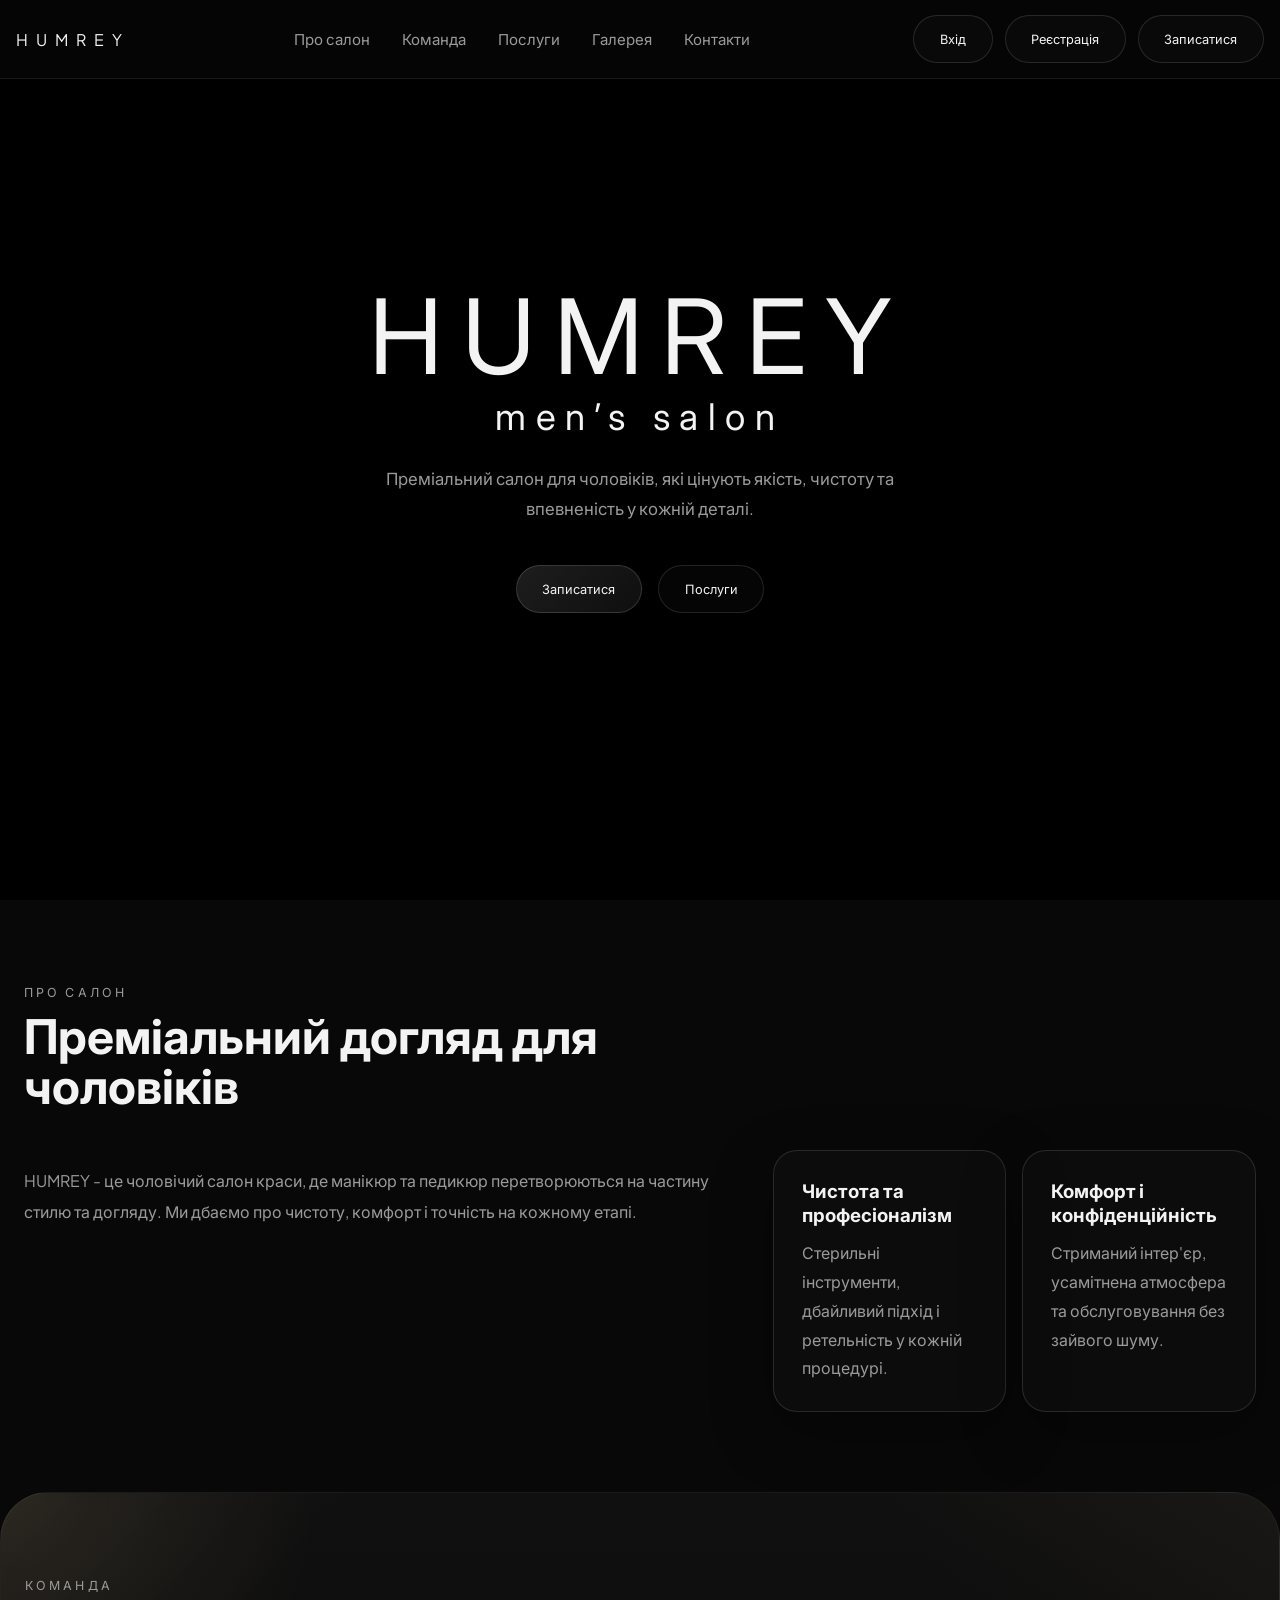
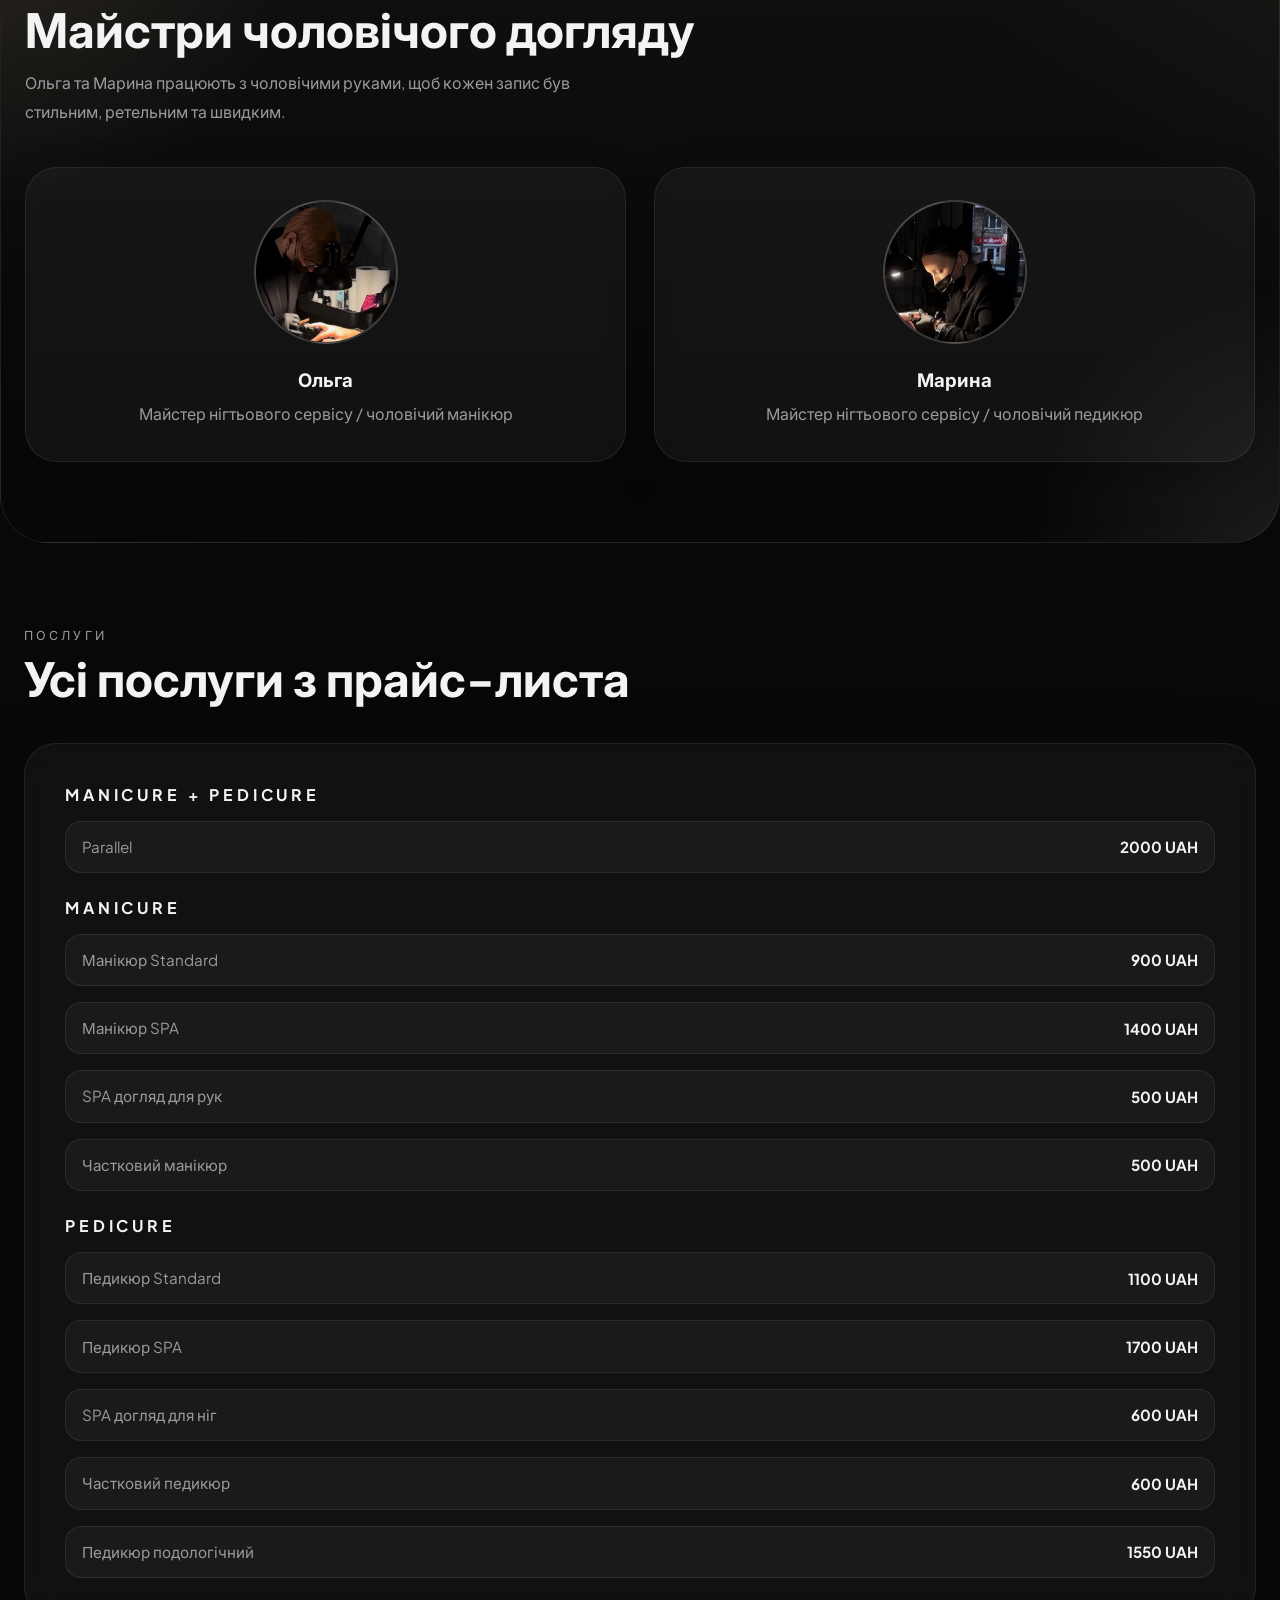
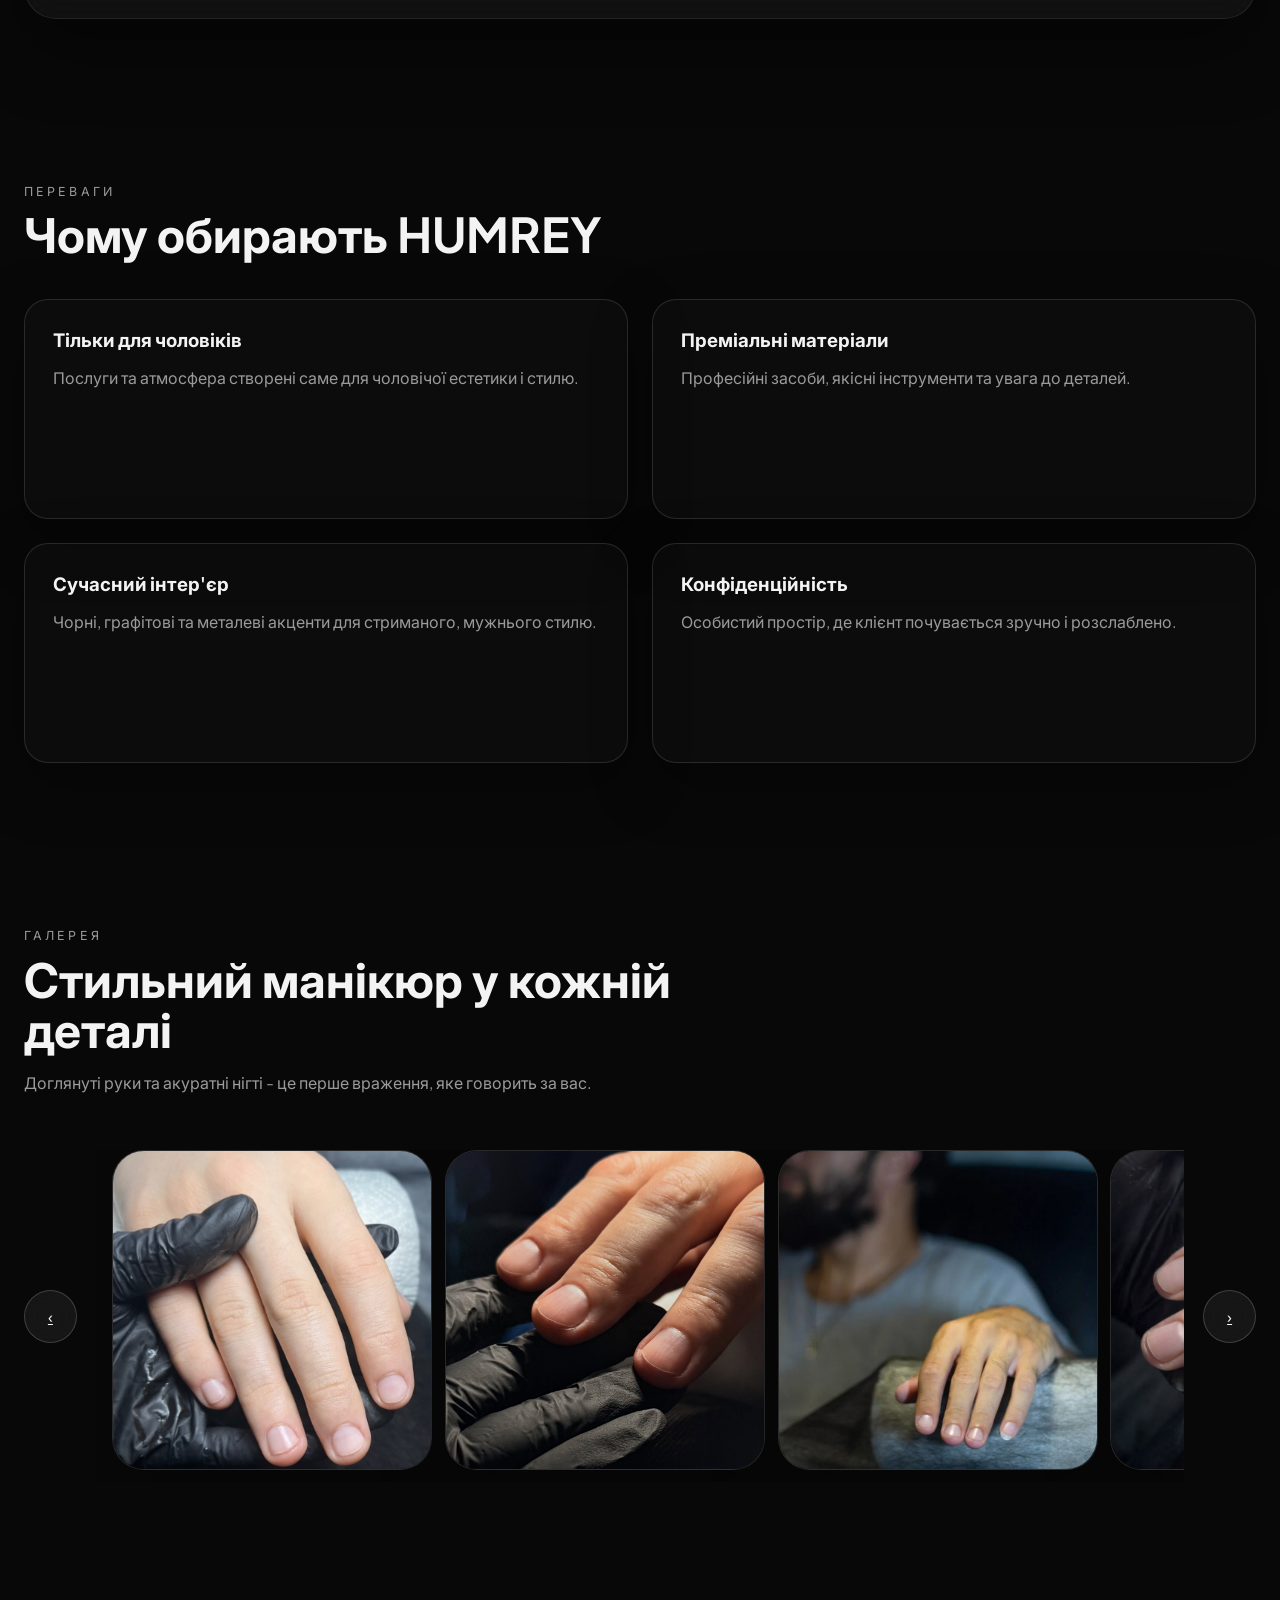
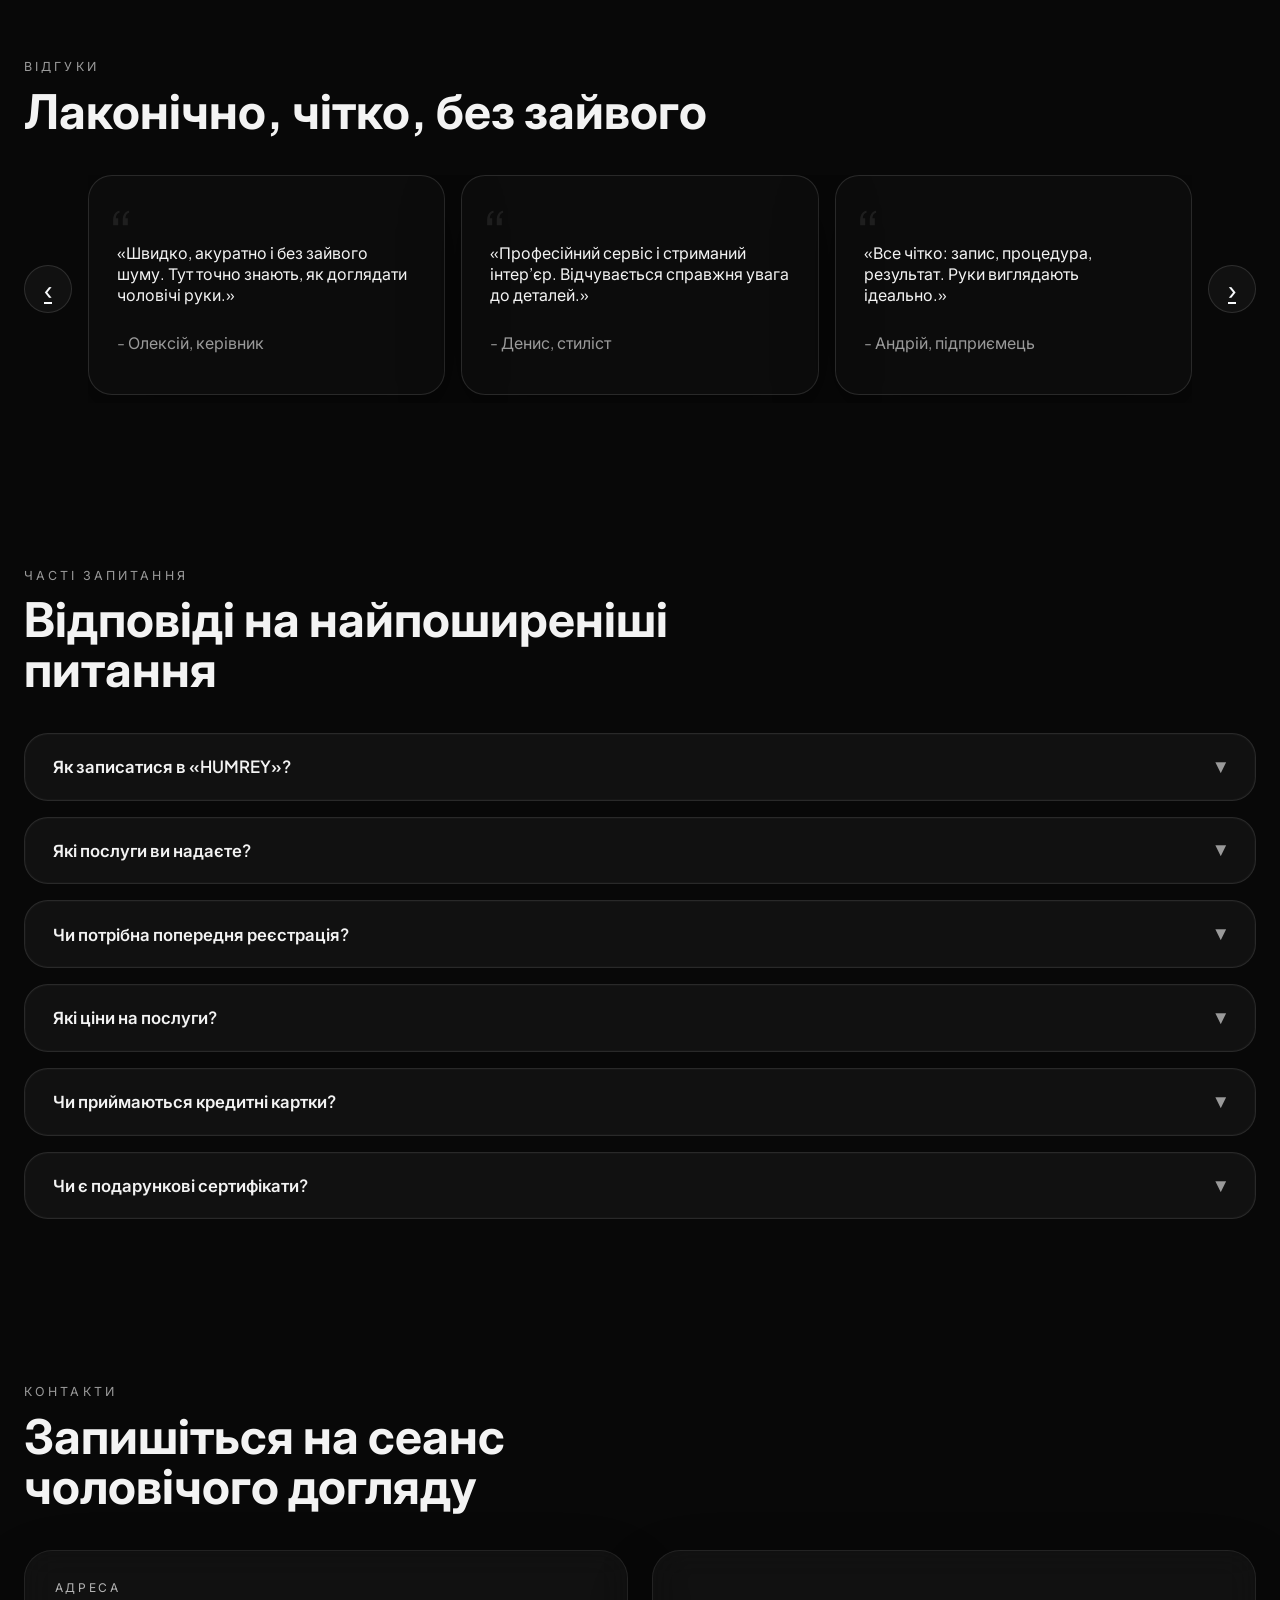
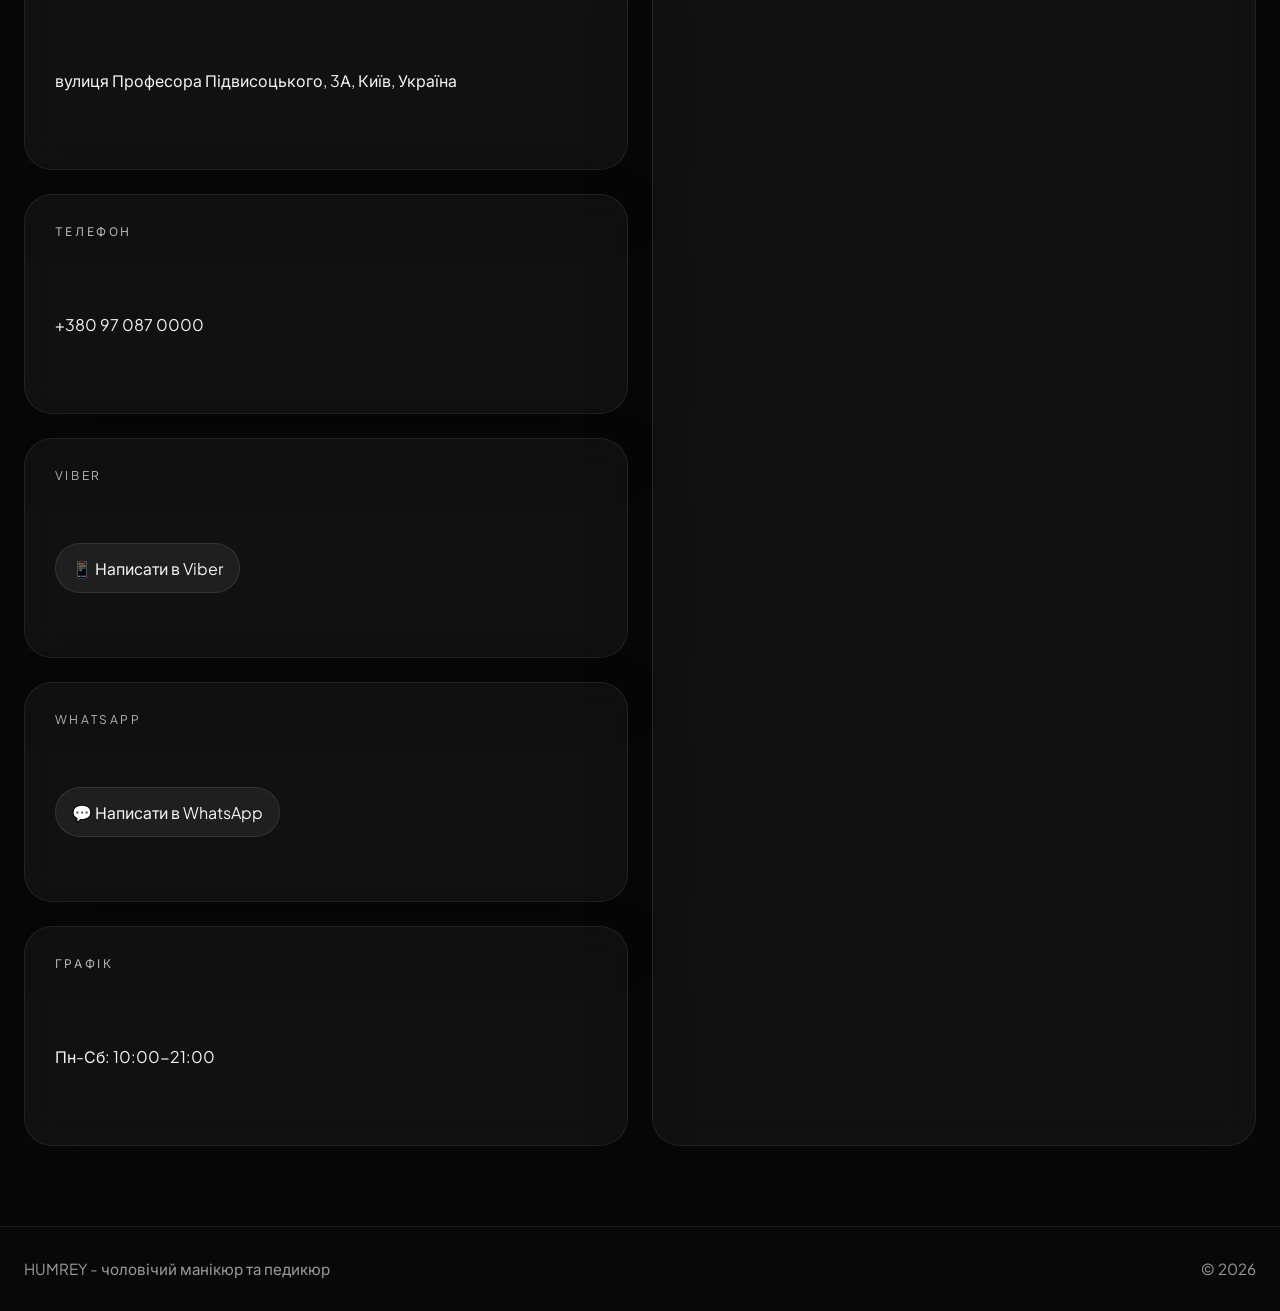
<file: index.html>
﻿<!DOCTYPE html>
<html lang="uk">
<head>
  <meta charset="UTF-8">
  <meta name="viewport" content="width=device-width, initial-scale=1.0, viewport-fit=cover, user-scalable=yes">
  <meta name="apple-mobile-web-app-capable" content="yes">
  <meta name="apple-mobile-web-app-status-bar-style" content="black-translucent">
  <title>HUMREY | Чоловічий манікюр та педикюр</title>
  <meta name="description" content="HUMREY - преміальний чоловічий догляд: манікюр, педикюр, SPA та догляд за шкірою рук і стоп.">
  <link rel="preconnect" href="https://fonts.googleapis.com">
  <link rel="preconnect" href="https://fonts.gstatic.com" crossorigin>
  <link href="https://fonts.googleapis.com/css2?family=Inter:wght@400;500;600;700;800&display=swap" rel="stylesheet">
  <link rel="stylesheet" href="style.css">
</head>
<body>
  <header class="topbar">
    <a class='brand' href='#home'>HUMREY</a>
    <nav class="nav">
      <a href="#about">Про салон</a>
      <a href="#team">Команда</a>
      <a href="#services">Послуги</a>
      <a href="#gallery">Галерея</a>
      <a href="#contact">Контакти</a>
    </nav>
    <div class="auth-buttons">
      <button type="button" class='button button-secondary' id="loginTrigger">Вхід</button>
      <button type="button" class='button button-secondary' id="registerTrigger">Реєстрація</button>
      <span class="user-badge hidden" id="userBadge"></span>
      <a class='button button-outline' href='booking.html'>Записатися</a>
    </div>
  </header>

  <div class="pull-down-menu" id="pullDownMenu">
    <div class="pull-down-content">
      <a href="#about" class="pull-down-link">
        <span class="pull-down-icon">ℹ️</span>
        <span>Про салон</span>
      </a>
      <a href="#team" class="pull-down-link">
        <span class="pull-down-icon">👥</span>
        <span>Команда</span>
      </a>
      <a href="#services" class="pull-down-link">
        <span class="pull-down-icon">✂️</span>
        <span>Послуги</span>
      </a>
      <a href="#gallery" class="pull-down-link">
        <span class="pull-down-icon">🖼️</span>
        <span>Галерея</span>
      </a>
      <a href="#contact" class="pull-down-link">
        <span class="pull-down-icon">📞</span>
        <span>Контакти</span>
      </a>
      <a href="booking.html" class="pull-down-link">
        <span class="pull-down-icon">📅</span>
        <span>Записатися</span>
      </a>
    </div>
  </div>

  <main>
    <section class="hero" id="home">
      <video id="heroVideo" class="hero-video" autoplay muted loop playsinline preload="auto" poster="images/hero-poster.jpg">
        <source src="https://cdn.coverr.co/videos/coverr-handsome-man-getting-manicure-4546/1080p.mp4" type="video/mp4">
      </video>
      <div class="hero-overlay"></div>
      <div class="hero-scene" aria-hidden="true">
        <span class="shape shape-1"></span>
        <span class="shape shape-2"></span>
        <span class="shape shape-3"></span>
      </div>
      <div class="hero-content">
        <h1>HUMREY</h1>
        <p class="hero-subtitle">men’s salon</p>
        <p class="hero-text">Преміальний салон для чоловіків, які цінують якість, чистоту та впевненість у кожній деталі.</p>
        <div class="hero-actions">
          <a class='button button-primary' href='booking.html'>Записатися</a>
          <a class='button button-secondary' href='#services'>Послуги</a>
        </div>
      </div>
    </section>

    <section class="section about" id="about">
      <div class="section-header">
        <span>Про салон</span>
        <h2>Преміальний догляд для чоловіків</h2>
      </div>
      <div class="about-grid">
        <p>HUMREY - це чоловічий салон краси, де манікюр та педикюр перетворюються на частину стилю та догляду. Ми дбаємо про чистоту, комфорт і точність на кожному етапі.</p>
        <div class="about-cards">
          <div class="info-card">
            <h3>Чистота та професіоналізм</h3>
            <p>Стерильні інструменти, дбайливий підхід і ретельність у кожній процедурі.</p>
          </div>
          <div class="info-card">
            <h3>Комфорт і конфіденційність</h3>
            <p>Стриманий інтер'єр, усамітнена атмосфера та обслуговування без зайвого шуму.</p>
          </div>
        </div>
      </div>
    </section>

    <section class="section team" id="team">
      <div class="section-header">
        <span>Команда</span>
        <h2>Майстри чоловічого догляду</h2>
        <p class="section-copy">Ольга та Марина працюють з чоловічими руками, щоб кожен запис був стильним, ретельним та швидким.</p>
      </div>
      <div class="team-grid">
        <article class="team-card">
          <div class="team-avatar">
            <img src="images/olgamaster.png" alt="Ольга">
          </div>
          <h3>Ольга</h3>
          <p>Майстер нігтьового сервісу / чоловічий манікюр</p>
        </article>
        <article class="team-card">
          <div class="team-avatar">
            <img src="images/MarinaMaster.png" alt="Марина">
          </div>
          <h3>Марина</h3>
          <p>Майстер нігтьового сервісу / чоловічий педикюр</p>
        </article>
      </div>
    </section>

    <section class="section price-list" id="services">
      <div class="section-header">
        <span>Послуги</span>
        <h2>Усі послуги з прайс-листа</h2>
      </div>
      <div class="price-card">
        <div class="price-category">
          <h3>Manicure + Pedicure</h3>
          <button type="button" class="price-row price-row-button" data-service="Parallel"><span>Parallel</span><strong>2000 UAH</strong></button>
        </div>

        <div class="price-category">
          <h3>Manicure</h3>
          <button type="button" class="price-row price-row-button" data-service="Манікюр Standard"><span>Манікюр Standard</span><strong>900 UAH</strong></button>
          <button type="button" class="price-row price-row-button" data-service="Манікюр SPA"><span>Манікюр SPA</span><strong>1400 UAH</strong></button>
          <button type="button" class="price-row price-row-button" data-service="SPA догляд для рук"><span>SPA догляд для рук</span><strong>500 UAH</strong></button>
          <button type="button" class="price-row price-row-button" data-service="Частковий манікюр"><span>Частковий манікюр</span><strong>500 UAH</strong></button>
        </div>

        <div class="price-category">
          <h3>Pedicure</h3>
          <button type="button" class="price-row price-row-button" data-service="Педикюр Standard"><span>Педикюр Standard</span><strong>1100 UAH</strong></button>
          <button type="button" class="price-row price-row-button" data-service="Педикюр SPA"><span>Педикюр SPA</span><strong>1700 UAH</strong></button>
          <button type="button" class="price-row price-row-button" data-service="SPA догляд для ніг"><span>SPA догляд для ніг</span><strong>600 UAH</strong></button>
          <button type="button" class="price-row price-row-button" data-service="Частковий педикюр"><span>Частковий педикюр</span><strong>600 UAH</strong></button>
          <button type="button" class="price-row price-row-button" data-service="Педикюр подологічний"><span>Педикюр подологічний</span><strong>1550 UAH</strong></button>
        </div>
      </div>
    </section>

    <section class="section advantages">
      <div class="section-header">
        <span>Переваги</span>
        <h2>Чому обирають HUMREY</h2>
      </div>
      <div class="advantages-grid">
        <div class="advantage-item">
          <h3>Тільки для чоловіків</h3>
          <p>Послуги та атмосфера створені саме для чоловічої естетики і стилю.</p>
        </div>
        <div class="advantage-item">
          <h3>Преміальні матеріали</h3>
          <p>Професійні засоби, якісні інструменти та увага до деталей.</p>
        </div>
        <div class="advantage-item">
          <h3>Сучасний інтер'єр</h3>
          <p>Чорні, графітові та металеві акценти для стриманого, мужнього стилю.</p>
        </div>
        <div class="advantage-item">
          <h3>Конфіденційність</h3>
          <p>Особистий простір, де клієнт почувається зручно і розслаблено.</p>
        </div>
      </div>
    </section>

    <section class="section gallery" id="gallery">
      <div class="section-header">
        <span>Галерея</span>
        <h2>Стильний манікюр у кожній деталі</h2>
        <p class="section-copy">Доглянуті руки та акуратні нігті - це перше враження, яке говорить за вас.</p>
      </div>
      <div class="gallery-wrapper">
        <a class="gallery-nav gallery-nav--prev" href="#gallery-item-1" aria-label="Перейти до першої фотографії">‹</a>
        <div class="gallery-slider" aria-label="Слайдер фотографій">
          <div class="gallery-item" id="gallery-item-1">
            <img src="images/gallery-1.jpg" alt="Чоловічий манікюр">
          </div>
          <div class="gallery-item" id="gallery-item-2">
            <img src="images/gallery-2.jpg" alt="Педикюр у салоні">
          </div>
          <div class="gallery-item" id="gallery-item-3">
            <img src="images/gallery-3.webp" alt="Доглянуті руки">
          </div>
          <div class="gallery-item" id="gallery-item-4">
            <img src="images/gallery-4.jpg" alt="Салонний сервіс">
          </div>
          <div class="gallery-item" id="gallery-item-5">
            <img src="images/gallery-5.jpg" alt="Стильний догляд">
          </div>
        </div>
        <a class="gallery-nav gallery-nav--next" href="#gallery-item-5" aria-label="Перейти до останньої фотографії">›</a>
      </div>
    </section>

    <section class="section testimonials">
      <div class="section-header">
        <span>Відгуки</span>
        <h2>Лаконічно, чітко, без зайвого</h2>
      </div>
      <div class="testimonial-wrapper">
        <a class="testimonial-nav testimonial-nav--prev" href="#testimonial-1" aria-label="Перейти до першого відгуку">‹</a>
        <div class="testimonial-slider" aria-label="Слайдер відгуків">
          <article class="testimonial-card" id="testimonial-1">
            <p>«Швидко, акуратно і без зайвого шуму. Тут точно знають, як доглядати чоловічі руки.»</p>
            <span>- Олексій, керівник</span>
          </article>
          <article class="testimonial-card" id="testimonial-2">
            <p>«Професійний сервіс і стриманий інтер'єр. Відчувається справжня увага до деталей.»</p>
            <span>- Денис, стиліст</span>
          </article>
          <article class="testimonial-card" id="testimonial-3">
            <p>«Все чітко: запис, процедура, результат. Руки виглядають ідеально.»</p>
            <span>- Андрій, підприємець</span>
          </article>
        </div>
        <a class="testimonial-nav testimonial-nav--next" href="#testimonial-3" aria-label="Перейти до останнього відгуку">›</a>
      </div>
    </section>

    <section class="section faq" id="faq">
      <div class="section-header">
        <span>Часті запитання</span>
        <h2>Відповіді на найпоширеніші питання</h2>
      </div>
      <div class="faq-list">
        <details class="faq-item">
          <summary>Як записатися в «HUMREY»?</summary>
          <div class="faq-content">
            <p>Натисніть на кнопку «Записатися», оберіть зручний час і заповніть форму. Ми підтвердимо ваш запис протягом кількох хвилин.</p>
          </div>
        </details>
        <details class="faq-item">
          <summary>Які послуги ви надаєте?</summary>
          <div class="faq-content">
            <p>Чоловічий манікюр, педикюр, SPA-догляд, лікувальні процедури для рук і стоп у стриманому інтер’єрі.</p>
          </div>
        </details>
        <details class="faq-item">
          <summary>Чи потрібна попередня реєстрація?</summary>
          <div class="faq-content">
            <p>Так, ми працюємо за записом, щоб забезпечити комфорт і вчасне обслуговування кожного клієнта.</p>
          </div>
        </details>
        <details class="faq-item">
          <summary>Які ціни на послуги?</summary>
          <div class="faq-content">
            <p>Ціни доступні у блоці «Послуги» на сайті. Якщо потрібна допомога з вибором — напишіть або зателефонуйте.</p>
          </div>
        </details>
        <details class="faq-item">
          <summary>Чи приймаються кредитні картки?</summary>
          <div class="faq-content">
            <p>Так, ми приймаємо всі популярні кредитні та дебетові картки, а також безготівкові платежі.</p>
          </div>
        </details>
        <details class="faq-item">
          <summary>Чи є подарункові сертифікати?</summary>
          <div class="faq-content">
            <p>Так, ми пропонуємо подарункові сертифікати на будь-які послуги — ідеально для подарунка близькій людині.</p>
          </div>
        </details>
      </div>
    </section>

    <section class="section contact" id="contact">
      <div class="section-header">
        <span>Контакти</span>
        <h2>Запишіться на сеанс чоловічого догляду</h2>
      </div>
      <div class="contact-grid contact-grid--map">
        <div class="contact-stack">
          <div class="contact-card">
            <p class="contact-label">Адреса</p>
            <p>вулиця Професора Підвисоцького, 3А, Київ, Україна</p>
          </div>
          <div class="contact-card">
            <p class="contact-label">Телефон</p>
            <p><a href="tel:+380970870000">+380 97 087 0000</a></p>
          </div>
          <div class="contact-card">
            <p class="contact-label">Viber</p>
            <p><a class="contact-link contact-link--viber" href="viber://contact?number=%2B380970870000">📱 Написати в Viber</a></p>
          </div>
          <div class="contact-card">
            <p class="contact-label">WhatsApp</p>
            <p><a class="contact-link contact-link--whatsapp" href="https://api.whatsapp.com/send/?phone=%2B380970870000" target="_blank" rel="noopener noreferrer">💬 Написати в WhatsApp</a></p>
          </div>
          <div class="contact-card">
            <p class="contact-label">Графік</p>
            <p>Пн-Сб: 10:00-21:00</p>
          </div>
        </div>
        <div class="contact-card contact-card--map">
          <iframe
            class="contact-map"
            src="https://maps.google.com/maps?width=100%25&height=600&q=%D0%B2%D1%83%D0%BB%D0%B8%D1%86%D1%8F%20%D0%9F%D1%80%D0%BE%D1%84%D0%B5%D1%81%D0%BE%D1%80%D0%B0%20%D0%9F%D1%96%D0%B4%D0%B2%D0%B8%D1%81%D0%BE%D1%86%D1%8C%D0%BA%D0%BE%D0%B3%D0%BE%2C%203%D0%90%2C%20Kyiv%2C%20Ukraine&ie=UTF8&t=&z=17&iwloc=B&output=embed"
            loading="lazy"
            referrerpolicy="no-referrer-when-downgrade"
            aria-label="Карта місцезнаходження HUMREY"
          ></iframe>
        </div>
      </div>
    </section>
  </main>

  <div class="auth-overlay hidden" id="authModal" aria-hidden="true">
    <div class="auth-modal">
      <button type="button" class="auth-close" id="closeAuthModal">×</button>
      <div class="auth-tabs">
        <button type="button" class="auth-tab active" id="loginTab">Вхід</button>
        <button type="button" class="auth-tab" id="registerTab">Реєстрація</button>
      </div>
      <div class="auth-content">
        <form id="loginForm" class="auth-form">
          <h3>Увійти</h3>
          <div class="form-group">
            <label for="loginUsername">Логін</label>
            <input class="form-control" type="text" id="loginUsername" name="loginUsername" placeholder="Ваш логін" required>
          </div>
          <div class="form-group password-group">
            <label for="loginPassword">Пароль</label>
            <div class="password-field">
              <input class="form-control" type="password" id="loginPassword" name="loginPassword" placeholder="••••••••" required>
            </div>
            <button type="button" class="password-toggle" data-target="loginPassword" aria-label="Показати пароль">
              <span class="password-toggle-box"></span>
              <span class="password-toggle-label">Показать пароль</span>
              <span class="password-toggle-icon">👁</span>
            </button>
          </div>
          <button class="button button-primary" type="submit">Увійти</button>
        </form>
        <form id="registerForm" class="auth-form hidden">
          <h3>Реєстрація</h3>
          <div class="form-group">
            <label for="registerLogin">Логін</label>
            <input class="form-control" type="text" id="registerLogin" name="registerLogin" placeholder="Ваш логін" required>
          </div>
          <div class="form-group">
            <label for="registerEmail">Email</label>
            <input class="form-control" type="email" id="registerEmail" name="registerEmail" placeholder="example@mail.com" required>
          </div>
          <div class="form-group password-group">
            <label for="registerPassword">Пароль</label>
            <div class="password-field">
              <input class="form-control" type="password" id="registerPassword" name="registerPassword" placeholder="••••••••" required>
            </div>
            <button type="button" class="password-toggle" data-target="registerPassword" aria-label="Показати пароль">
              <span class="password-toggle-box"></span>
              <span class="password-toggle-label">Показать пароль</span>
              <span class="password-toggle-icon">👁</span>
            </button>
          </div>
          <div class="form-group password-group">
            <label for="registerConfirm">Підтвердження пароля</label>
            <div class="password-field">
              <input class="form-control" type="password" id="registerConfirm" name="registerConfirm" placeholder="••••••••" required>
            </div>
            <button type="button" class="password-toggle" data-target="registerConfirm" aria-label="Показати пароль">
              <span class="password-toggle-box"></span>
              <span class="password-toggle-label">Показать пароль</span>
              <span class="password-toggle-icon">👁</span>
            </button>
          </div>
          <button class="button button-primary" type="submit">Зареєструватися</button>
        </form>
      </div>
      <p class="auth-message" id="authMessage"></p>
    </div>
  </div>

  <div class="auth-overlay hidden" id="profileModal" aria-hidden="true">
    <div class="auth-modal">
      <button type="button" class="auth-close" id="closeProfileModal">×</button>
      <h3>Профіль</h3>
      <p class="profile-summary" id="profileSummary">Тут відображається ваш акаунт.</p>
      <div class="profile-actions">
        <button type="button" class="button button-secondary hidden" id="adminAddButton">Додати адміністратора</button>
        <button type="button" class="button button-secondary hidden" id="adminActiveRecordsButton">Активні записи</button>
        <button type="button" class="button button-secondary hidden" id="adminSubscriptionButton">Підтвердження підписки</button>
        <button type="button" class="button button-secondary hidden" id="adminEditSiteButton">Редагувати сайт</button>
        <button type="button" class="button button-danger" id="profileLogout">Вийти</button>
      </div>
    </div>
  </div>

  <div class="confirm-overlay hidden" id="subscriptionConfirmOverlay" aria-hidden="true">
    <div class="confirm-card" role="dialog" aria-modal="true" aria-labelledby="confirmTitle" aria-describedby="confirmMessage">
      <h2 id="confirmTitle">Підтвердження підписки</h2>
      <p id="confirmMessage">Тут відображається платіж на підтвердження. Ви можете підтвердити або відхилити оплату.</p>
      <p class="confirm-status" id="subscriptionConfirmStatus"></p>
      <div class="confirm-actions">
        <button class="button button-secondary" type="button" id="cancelSubscriptionConfirm">Відміна</button>
        <button class="button button-primary" type="button" id="confirmSubscriptionBtn">Підтвердити</button>
        <button class="button button-secondary" type="button" id="rejectSubscriptionBtn">Відхилити</button>
      </div>
    </div>
  </div>

  <div class="auth-overlay hidden" id="siteEditorModal" aria-hidden="true">
    <div class="auth-modal site-editor-modal">
      <button type="button" class="auth-close" id="closeSiteEditorModal">×</button>
      <h3>Редагувати сайт</h3>
      <div class="auth-tabs site-editor-tabs">
        <button type="button" class="auth-tab active" data-panel="servicesPanel">Послуги</button>
        <button type="button" class="auth-tab" data-panel="galleryPanel">Галерея</button>
        <button type="button" class="auth-tab" data-panel="reviewsPanel">Відгуки</button>
      </div>
      <div class="auth-content site-editor-content">
        <section id="servicesPanel" class="site-editor-panel">
          <div class="editor-section">
            <h4>Послуги</h4>
            <div class="editor-list" id="servicesEditorList"></div>
            <form id="serviceForm" class="admin-add-form">
              <h4>Додати або змінити послугу</h4>
              <input type="hidden" id="serviceIndex" value="-1">
              <div class="form-group">
                <label for="serviceCategory">Категорія</label>
                <input class="form-control" type="text" id="serviceCategory" placeholder="Manicure / Pedicure / Інше">
              </div>
              <div class="form-group">
                <label for="serviceName">Назва послуги</label>
                <input class="form-control" type="text" id="serviceName" placeholder="Манікюр Standard">
              </div>
              <div class="form-group">
                <label for="servicePrice">Ціна</label>
                <input class="form-control" type="text" id="servicePrice" placeholder="900">
              </div>
              <div class="editor-actions">
                <button class="button button-primary" type="submit">Зберегти послугу</button>
                <button type="button" class="button button-secondary" id="serviceFormReset">Очистити</button>
              </div>
            </form>
          </div>
        </section>
        <section id="galleryPanel" class="site-editor-panel hidden">
          <div class="editor-section">
            <h4>Галерея</h4>
            <div class="editor-list" id="galleryEditorList"></div>
            <form id="galleryForm" class="admin-add-form">
              <h4>Додати або змінити фото</h4>
              <input type="hidden" id="galleryIndex" value="-1">
              <div class="form-group">
                <label for="galleryFileInput">Файл зображення</label>
                <div class="file-picker">
                  <input type="file" class="file-input" id="galleryFileInput" accept="image/*">
                  <button type="button" class="button button-secondary file-picker-button" id="galleryFileButton">Вибрати файл</button>
                  <span class="file-picker-name" id="galleryFileName">Немає обраного файлу</span>
                </div>
                <div class="drop-zone" id="galleryDropZone">Перетягніть фото сюди або торкніться, щоб вибрати</div>
              </div>
              <div class="form-group">
                <label for="galleryUrl">URL зображення</label>
                <input class="form-control" type="text" id="galleryUrl" placeholder="images/gallery-6.jpg або data URL">
              </div>
              <div class="form-group">
                <label for="galleryAlt">Підпис для фото</label>
                <input class="form-control" type="text" id="galleryAlt" placeholder="Чоловічий манікюр">
              </div>
              <div class="editor-actions">
                <button class="button button-primary" type="submit">Зберегти фото</button>
                <button type="button" class="button button-secondary" id="galleryFormReset">Очистити</button>
              </div>
            </form>
          </div>
        </section>
        <section id="reviewsPanel" class="site-editor-panel hidden">
          <div class="editor-section">
            <h4>Відгуки</h4>
            <div class="editor-list" id="reviewsEditorList"></div>
            <form id="reviewForm" class="admin-add-form">
              <h4>Додати або змінити відгук</h4>
              <input type="hidden" id="reviewIndex" value="-1">
              <div class="form-group">
                <label for="reviewText">Техст відгуку</label>
                <textarea class="form-control" id="reviewText" rows="3" placeholder="Текст відгуку"></textarea>
              </div>
              <div class="form-group">
                <label for="reviewAuthor">Автор</label>
                <input class="form-control" type="text" id="reviewAuthor" placeholder="Ім’я, посада">
              </div>
              <div class="editor-actions">
                <button class="button button-primary" type="submit">Зберегти відгук</button>
                <button type="button" class="button button-secondary" id="reviewFormReset">Очистити</button>
              </div>
            </form>
          </div>
        </section>
      </div>
      <p class="auth-message" id="siteEditorMessage"></p>
    </div>
  </div>

  <div class="auth-overlay hidden" id="priceListModal" aria-hidden="true">
    <div class="auth-modal price-modal">
      <button type="button" class="auth-close" id="closePriceModal">×</button>
      <h3>Прайс-лист</h3>
      <div class="price-card">
        <div class="price-category">
          <h3>Manicure + Pedicure</h3>
          <button type="button" class="price-row price-row-button" data-service="Parallel"><span>Parallel</span><strong>2000 UAH</strong></button>
        </div>
        <div class="price-category">
          <h3>Manicure</h3>
          <button type="button" class="price-row price-row-button" data-service="Манікюр Standard"><span>Манікюр Standard</span><strong>900 UAH</strong></button>
          <button type="button" class="price-row price-row-button" data-service="Манікюр SPA"><span>Манікюр SPA</span><strong>1400 UAH</strong></button>
          <button type="button" class="price-row price-row-button" data-service="SPA догляд для рук"><span>SPA догляд для рук</span><strong>500 UAH</strong></button>
          <button type="button" class="price-row price-row-button" data-service="Частковий манікюр"><span>Частковий манікюр</span><strong>500 UAH</strong></button>
        </div>
        <div class="price-category">
          <h3>Pedicure</h3>
          <button type="button" class="price-row price-row-button" data-service="Педикюр Standard"><span>Педикюр Standard</span><strong>1100 UAH</strong></button>
          <button type="button" class="price-row price-row-button" data-service="Педикюр SPA"><span>Педикюр SPA</span><strong>1700 UAH</strong></button>
          <button type="button" class="price-row price-row-button" data-service="SPA догляд для ніг"><span>SPA догляд для ніг</span><strong>600 UAH</strong></button>
          <button type="button" class="price-row price-row-button" data-service="Частковий педикюр"><span>Частковий педикюр</span><strong>600 UAH</strong></button>
          <button type="button" class="price-row price-row-button" data-service="Педикюр подологічний"><span>Педикюр подологічний</span><strong>1550 UAH</strong></button>
        </div>
      </div>
      <div class="price-detail hidden" id="priceDetailPanel">
        <h4 id="priceDetailTitle">Оберіть послугу</h4>
        <p id="priceDetailDescription">Натисніть будь-яку послугу з прайсу, щоб побачити докладний опис.</p>
        <p class="price-detail-price" id="priceDetailPrice"></p>
      </div>
    </div>
  </div>

  <footer class="footer">
    <span>HUMREY - чоловічий манікюр та педикюр</span>
    <span>© 2026</span>
  </footer>

  <script>
    document.addEventListener('DOMContentLoaded', function() {
      const loginTrigger = document.getElementById('loginTrigger');
      const registerTrigger = document.getElementById('registerTrigger');
      const userBadge = document.getElementById('userBadge');
      const authModal = document.getElementById('authModal');
      const closeAuthModal = document.getElementById('closeAuthModal');
      const loginTab = document.getElementById('loginTab');
      const registerTab = document.getElementById('registerTab');
      const loginForm = document.getElementById('loginForm');
      const registerForm = document.getElementById('registerForm');
      const authMessage = document.getElementById('authMessage');
      const loginUsername = document.getElementById('loginUsername');
      const loginPassword = document.getElementById('loginPassword');
      const registerLogin = document.getElementById('registerLogin');
      const registerEmail = document.getElementById('registerEmail');
      const registerPassword = document.getElementById('registerPassword');
      const registerConfirm = document.getElementById('registerConfirm');
      const profileModal = document.getElementById('profileModal');
      const closeProfileButton = document.getElementById('closeProfileModal');
      const profileSummary = document.getElementById('profileSummary');
      const profileLogout = document.getElementById('profileLogout');
      const adminAddButton = document.getElementById('adminAddButton');
      const adminActiveRecordsButton = document.getElementById('adminActiveRecordsButton');
      const adminSubscriptionButton = document.getElementById('adminSubscriptionButton');
      const adminEditSiteButton = document.getElementById('adminEditSiteButton');
      const siteEditorModal = document.getElementById('siteEditorModal');
      const closeSiteEditorModal = document.getElementById('closeSiteEditorModal');
      const siteEditorTabs = document.querySelectorAll('#siteEditorModal .site-editor-tabs .auth-tab');
      const siteEditorPanels = document.querySelectorAll('#siteEditorModal .site-editor-panel');
      const servicesEditorList = document.getElementById('servicesEditorList');
      const galleryEditorList = document.getElementById('galleryEditorList');
      const reviewsEditorList = document.getElementById('reviewsEditorList');
      const touchState = { startX: null, startY: null };
      const serviceForm = document.getElementById('serviceForm');
      const galleryForm = document.getElementById('galleryForm');
      const reviewForm = document.getElementById('reviewForm');
      const serviceIndexInput = document.getElementById('serviceIndex');
      const galleryIndexInput = document.getElementById('galleryIndex');
      const reviewIndexInput = document.getElementById('reviewIndex');
      const serviceCategoryInput = document.getElementById('serviceCategory');
      const serviceNameInput = document.getElementById('serviceName');
      const servicePriceInput = document.getElementById('servicePrice');
      const galleryFileInput = document.getElementById('galleryFileInput');
      const galleryDropZone = document.getElementById('galleryDropZone');
      const galleryUrlInput = document.getElementById('galleryUrl');
      const galleryAltInput = document.getElementById('galleryAlt');
      const galleryFileButton = document.getElementById('galleryFileButton');
      const galleryFileName = document.getElementById('galleryFileName');
      const reviewTextInput = document.getElementById('reviewText');
      const reviewAuthorInput = document.getElementById('reviewAuthor');
      const siteEditorMessage = document.getElementById('siteEditorMessage');
      const subscriptionConfirmOverlay = document.getElementById('subscriptionConfirmOverlay');
      const cancelSubscriptionConfirm = document.getElementById('cancelSubscriptionConfirm');
      const confirmSubscriptionBtn = document.getElementById('confirmSubscriptionBtn');
      const rejectSubscriptionBtn = document.getElementById('rejectSubscriptionBtn');
      const subscriptionConfirmStatus = document.getElementById('subscriptionConfirmStatus');
      const passwordToggles = document.querySelectorAll('.password-toggle');

      const storageUsersKey = 'humreyUsers';
      const storageCurrentUserKey = 'humreyCurrentUser';

      const getUsers = () => {
        const saved = localStorage.getItem(storageUsersKey);
        if (!saved) return [];
        try {
          return JSON.parse(saved);
        } catch {
          localStorage.removeItem(storageUsersKey);
          return [];
        }
      };

      const saveUsers = users => {
        localStorage.setItem(storageUsersKey, JSON.stringify(users));
      };

      const normalizeValue = value => String(value || '').trim().toLowerCase();
      const getCurrentUserLogin = () => localStorage.getItem(storageCurrentUserKey);
      const getCurrentUserObj = () => {
        const currentValue = getCurrentUserLogin();
        if (!currentValue) return null;
        const lookup = normalizeValue(currentValue);
        const users = getUsers();
        const user = users.find(user => normalizeValue(user.login) === lookup || normalizeValue(user.email) === lookup) || null;
        if (user && !user.role) {
          user.role = normalizeValue(user.login) === 'ownersite123' ? 'admin' : 'user';
        }
        if (!user && lookup === 'ownersite123') {
          return { login: 'OwnerSite123', email: 'osnovnoyakk678@gmail.com', role: 'admin' };
        }
        return user;
      };
      const isAdminUser = () => {
        const currentUser = getCurrentUserObj();
        return !!currentUser && (normalizeValue(currentUser.login) === 'ownersite123' || currentUser.role === 'admin');
      };
      const setCurrentUser = login => localStorage.setItem(storageCurrentUserKey, login);
      const clearCurrentUser = () => localStorage.removeItem(storageCurrentUserKey);

      const initPasswordToggles = () => {
        passwordToggles.forEach(toggle => {
          const targetInput = document.getElementById(toggle.dataset.target);
          if (!targetInput) return;
          const icon = toggle.querySelector('.password-toggle-icon');
          const label = toggle.querySelector('.password-toggle-label');
          toggle.addEventListener('click', event => {
            event.preventDefault();
            event.stopPropagation();
            const isHidden = targetInput.type === 'password';
            targetInput.type = isHidden ? 'text' : 'password';
            if (icon) icon.textContent = isHidden ? '🙈' : '👁';
            if (label) label.textContent = isHidden ? 'Сховати пароль' : 'Показати пароль';
            toggle.setAttribute('aria-label', isHidden ? 'Сховати пароль' : 'Показати пароль');
          });
        });
      };

      const syncStorageState = event => {
        if (!event.key) return;
        if (['humreyUsers', 'humreyCurrentUser'].includes(event.key)) {
          updateAuthState();
        }
      };
      window.addEventListener('storage', syncStorageState);

      const openProfileModal = () => {
        const currentUser = getCurrentUserObj();
        const adminVisible = isAdminUser();
        profileSummary.textContent = currentUser
          ? `Ви в системі як ${currentUser.login}${adminVisible ? ' (Адмін)' : ''}`
          : 'Ви не ввійшли в акаунт.';
        setVisible(adminAddButton, adminVisible);
        setVisible(adminActiveRecordsButton, adminVisible);
        setVisible(adminSubscriptionButton, adminVisible);
        setVisible(adminEditSiteButton, adminVisible);
        profileModal.classList.remove('hidden');
        profileModal.setAttribute('aria-hidden', 'false');
      };

      const closeProfileModal = () => {
        profileModal.classList.add('hidden');
        profileModal.setAttribute('aria-hidden', 'true');
      };

      const handleSwipeStart = event => {
        if (!event.touches || event.touches.length !== 1) return;
        touchState.startX = event.touches[0].clientX;
        touchState.startY = event.touches[0].clientY;
      };

      const showTopbar = () => document.body.classList.remove('topbar-hidden');
      const hideTopbar = () => document.body.classList.add('topbar-hidden');

      const handleSwipeEnd = event => {
        if (touchState.startY === null || !event.changedTouches || event.changedTouches.length !== 1) return;
        const dx = event.changedTouches[0].clientX - touchState.startX;
        const dy = event.changedTouches[0].clientY - touchState.startY;
        const threshold = 45;
        const topAreaLimit = Math.min(window.innerHeight * 0.15, 100);
        const startedNearTop = touchState.startY <= topAreaLimit;
        if (Math.abs(dy) > Math.abs(dx) && Math.abs(dy) > threshold && startedNearTop) {
          if (dy > 0) {
            showTopbar();
          } else {
            hideTopbar();
          }
        }
        touchState.startX = null;
        touchState.startY = null;
      };

      const getPendingOrder = () => {
        try {
          return JSON.parse(localStorage.getItem('humrayPendingOrder')) || null;
        } catch {
          localStorage.removeItem('humrayPendingOrder');
          return null;
        }
      };

      const savePendingOrder = order => {
        localStorage.setItem('humrayPendingOrder', JSON.stringify(order));
      };

      const getSavedCard = () => {
        try {
          return JSON.parse(localStorage.getItem('humrayCard')) || null;
        } catch {
          localStorage.removeItem('humrayCard');
          return null;
        }
      };

      const saveSubscription = subscription => {
        localStorage.setItem('humraySubscription', JSON.stringify(subscription));
      };

      const getSubscriptionDuration = planKey => {
        if (planKey === 'pro') return { durationMonths: 6 };
        if (planKey === 'max') return { durationMonths: 12 };
        return { durationMonths: 1 };
      };

      const calculateExpiryDate = ({ durationMonths = 0, durationDays = 0 } = {}) => {
        const expiry = new Date();
        if (durationDays) expiry.setDate(expiry.getDate() + durationDays);
        if (durationMonths) expiry.setMonth(expiry.getMonth() + durationMonths);
        return expiry;
      };

      const createSubscriptionFromOrder = order => {
        if (!order || order.status !== 'confirmed') return null;
        const card = getSavedCard() || {};
        const duration = getSubscriptionDuration(order.planKey);
        const expiresAt = calculateExpiryDate(duration).toISOString();
        const subscription = {
          email: card.email || '',
          number: card.number || '',
          expiry: card.expiry || '',
          planName: order.planName || '',
          durationMonths: duration.durationMonths || 0,
          durationDays: duration.durationDays || 0,
          expiresAt,
          purchasedAt: new Date().toISOString(),
          status: 'confirmed'
        };
        saveSubscription(subscription);
        return subscription;
      };

      const formatOrderDate = isoDate => {
        try {
          return new Date(isoDate).toLocaleDateString('ru-RU', { day: '2-digit', month: '2-digit', year: 'numeric' });
        } catch {
          return isoDate || '—';
        }
      };

      const updateSubscriptionConfirmUI = () => {
        const order = getPendingOrder();
        if (!order) {
          document.getElementById('confirmTitle').textContent = 'Немає платіжних заявок';
          document.getElementById('confirmMessage').textContent = 'Поки що немає платіжних заявок на підтвердження.';
          subscriptionConfirmStatus.textContent = '';
          confirmSubscriptionBtn.style.display = 'none';
          rejectSubscriptionBtn.style.display = 'none';
          return;
        }

        if (order.status === 'pending') {
          document.getElementById('confirmTitle').textContent = 'Очікує підтвердження';
          document.getElementById('confirmMessage').textContent = 'Є платіж, який потребує підтвердження або відхилення.';
          subscriptionConfirmStatus.textContent = `План: ${order.planName} · Сума: ${order.amount} · Створено: ${formatOrderDate(order.createdAt)}`;
          confirmSubscriptionBtn.style.display = '';
          rejectSubscriptionBtn.style.display = '';
          confirmSubscriptionBtn.disabled = false;
          rejectSubscriptionBtn.disabled = false;
          return;
        }

        if (order.status === 'confirmed') {
          document.getElementById('confirmTitle').textContent = 'Платіж підтверджено';
          document.getElementById('confirmMessage').textContent = 'Підписка успішно активована.';
          subscriptionConfirmStatus.textContent = `План: ${order.planName} · Статус: підтверджено · Дата: ${formatOrderDate(order.createdAt)}`;
          confirmSubscriptionBtn.style.display = 'none';
          rejectSubscriptionBtn.style.display = 'none';
          return;
        }

        if (order.status === 'rejected') {
          document.getElementById('confirmTitle').textContent = 'Платіж відхилено';
          document.getElementById('confirmMessage').textContent = 'Цей платіж було відхилено. Клієнту потрібно спробувати ще раз.';
          subscriptionConfirmStatus.textContent = `План: ${order.planName} · Статус: відхилено · Дата: ${formatOrderDate(order.createdAt)}`;
          confirmSubscriptionBtn.style.display = 'none';
          rejectSubscriptionBtn.style.display = 'none';
          return;
        }

        document.getElementById('confirmTitle').textContent = 'Статус платежу невідомий';
        document.getElementById('confirmMessage').textContent = 'Неможливо визначити стан платежу. Спробуйте пізніше.';
        subscriptionConfirmStatus.textContent = '';
        confirmSubscriptionBtn.style.display = 'none';
        rejectSubscriptionBtn.style.display = 'none';
      };

      const openSubscriptionConfirm = () => {
        updateSubscriptionConfirmUI();
        subscriptionConfirmOverlay.classList.remove('hidden');
        subscriptionConfirmOverlay.setAttribute('aria-hidden', 'false');
      };

      const closeSubscriptionConfirm = () => {
        subscriptionConfirmOverlay.classList.add('hidden');
        subscriptionConfirmOverlay.setAttribute('aria-hidden', 'true');
      };

      const showMessage = (message, type = 'error') => {
        authMessage.textContent = message;
        authMessage.className = 'auth-message ' + type;
      };

      const openModal = mode => {
        authModal.classList.remove('hidden');
        authModal.setAttribute('aria-hidden', 'false');
        if (mode === 'register') {
          loginForm.classList.add('hidden');
          registerForm.classList.remove('hidden');
          loginTab.classList.remove('active');
          registerTab.classList.add('active');
        } else {
          loginForm.classList.remove('hidden');
          registerForm.classList.add('hidden');
          loginTab.classList.add('active');
          registerTab.classList.remove('active');
        }
        showMessage('');
      };

      const closeModal = () => {
        authModal.classList.add('hidden');
        authModal.setAttribute('aria-hidden', 'true');
      };

      const setVisible = (element, visible) => {
        if (!element) return;
        if (visible) {
          element.classList.remove('hidden');
          element.style.display = '';
        } else {
          element.classList.add('hidden');
          element.style.display = 'none';
        }
      };

      const updateAuthState = () => {
        const currentUser = getCurrentUserObj();
        if (currentUser) {
          userBadge.textContent = 'Привіт, ' + currentUser.login + (isAdminUser() ? ' (Адмін)' : '');
        } else {
          userBadge.textContent = '';
        }
        setVisible(userBadge, !!currentUser);
        setVisible(loginTrigger, !currentUser);
        setVisible(registerTrigger, !currentUser);
      };

      loginTrigger.addEventListener('click', () => openModal('login'));
      registerTrigger.addEventListener('click', () => openModal('register'));
      closeAuthModal.addEventListener('click', closeModal);
      authModal.addEventListener('click', event => {
        if (event.target === authModal) {
          closeModal();
        }
      });
      loginTab.addEventListener('click', () => openModal('login'));
      registerTab.addEventListener('click', () => openModal('register'));
      userBadge.addEventListener('click', openProfileModal);
      closeProfileButton.addEventListener('click', closeProfileModal);
      profileModal.addEventListener('click', event => {
        if (event.target === profileModal) {
          closeProfileModal();
        }
      });

      document.body.addEventListener('touchstart', handleSwipeStart, { passive: true });
      document.body.addEventListener('touchend', handleSwipeEnd, { passive: true });

      profileLogout.addEventListener('click', () => {
        clearCurrentUser();
        updateAuthState();
        closeProfileModal();
        showMessage('Ви вийшли з акаунту.', 'success');
      });

      adminAddButton.addEventListener('click', () => {
        const login = prompt('Логін нового адміністратора', 'OwnerSite123');
        if (!login) return;
        const email = prompt('Email адміністратора', 'osnovnoyakk678@gmail.com');
        if (!email) return;
        const users = getUsers();
        const normalizedLogin = normalizeValue(login);
        const normalizedEmail = normalizeValue(email);
        if (users.some(item => normalizeValue(item.login) === normalizedLogin || normalizeValue(item.email) === normalizedEmail)) {
          alert('Користувач з таким логіном або email вже існує.');
          return;
        }
        users.push({ login: login, email: normalizedEmail, password: 'admin123', role: 'admin' });
        saveUsers(users);
        alert('Новий адміністратор додано.\nЛогін: ' + login + '\nПароль: admin123');
      });
      adminActiveRecordsButton.addEventListener('click', () => {
        window.location.href = 'active-records.html';
      });
      adminSubscriptionButton.addEventListener('click', () => {
        closeProfileModal();
        openSubscriptionConfirm();
      });
      adminEditSiteButton.addEventListener('click', () => {
        closeProfileModal();
        openSiteEditor();
      });

      const storageSiteDataKey = 'humreySiteEditorData';
      const initialEditorData = {
        services: [
          { category: 'Manicure + Pedicure', name: 'Parallel', price: '2000' },
          { category: 'Manicure', name: 'Манікюр Standard', price: '900' },
          { category: 'Manicure', name: 'Манікюр SPA', price: '1400' },
          { category: 'Manicure', name: 'SPA догляд для рук', price: '500' },
          { category: 'Manicure', name: 'Частковий манікюр', price: '500' },
          { category: 'Pedicure', name: 'Педикюр Standard', price: '1100' },
          { category: 'Pedicure', name: 'Педикюр SPA', price: '1700' },
          { category: 'Pedicure', name: 'SPA догляд для ніг', price: '600' },
          { category: 'Pedicure', name: 'Частковий педикюр', price: '600' },
          { category: 'Pedicure', name: 'Педикюр подологічний', price: '1550' }
        ],
        gallery: [
          { url: 'images/gallery-1.jpg', alt: 'Чоловічий манікюр' },
          { url: 'images/gallery-2.jpg', alt: 'Педикюр у салоні' },
          { url: 'images/gallery-3.webp', alt: 'Доглянуті руки' },
          { url: 'images/gallery-4.jpg', alt: 'Салонний сервіс' },
          { url: 'images/gallery-5.jpg', alt: 'Стильний догляд' }
        ],
        reviews: [
          { text: '«Швидко, акуратно і без зайвого шуму. Тут точно знають, як доглядати чоловічі руки.»', author: '- Олексій, керівник' },
          { text: '«Професійний сервіс і стриманий інтер’єр. Відчувається справжня увага до деталей.»', author: '- Денис, стиліст' },
          { text: '«Все чітко: запис, процедура, результат. Руки виглядають ідеально.»', author: '- Андрій, підприємець' }
        ]
      };

      const escapeHtml = value => String(value || '').replace(/&/g, '&amp;').replace(/</g, '&lt;').replace(/>/g, '&gt;').replace(/"/g, '&quot;').replace(/'/g, '&#39;');
      const getSiteEditorData = () => {
        const raw = localStorage.getItem(storageSiteDataKey);
        if (!raw) return JSON.parse(JSON.stringify(initialEditorData));
        try {
          const parsed = JSON.parse(raw);
          return {
            services: Array.isArray(parsed.services) ? parsed.services : [],
            gallery: Array.isArray(parsed.gallery) ? parsed.gallery : [],
            reviews: Array.isArray(parsed.reviews) ? parsed.reviews : []
          };
        } catch {
          return JSON.parse(JSON.stringify(initialEditorData));
        }
      };

      const saveSiteEditorData = data => {
        localStorage.setItem(storageSiteDataKey, JSON.stringify(data));
      };

      const normalizePrice = value => String(value || '').replace(/[^\d]/g, '').trim();
      const formatServicePrice = value => {
        const numeric = normalizePrice(value);
        return numeric ? `${numeric} UAH` : '';
      };

      const renderFrontPage = () => {
        const data = getSiteEditorData();
        const priceCard = document.querySelector('#services .price-card');
        if (priceCard) {
          const detailPanel = priceCard.querySelector('#priceDetailPanel');
          const detailHtml = detailPanel ? detailPanel.outerHTML : '';
          const grouped = data.services.reduce((result, item) => {
            const key = item.category?.trim() || 'Інші послуги';
            if (!result[key]) result[key] = [];
            result[key].push(item);
            return result;
          }, {});
          priceCard.innerHTML = Object.entries(grouped).map(([category, items]) => {
            return `<div class="price-category"><h3>${escapeHtml(category)}</h3>${items.map(service => `<button type="button" class="price-row price-row-button" data-service="${escapeHtml(service.name)}"><span>${escapeHtml(service.name)}</span><strong>${escapeHtml(formatServicePrice(service.price))}</strong></button>`).join('')}</div>`;
          }).join('') + detailHtml;
        }

        const gallerySlider = document.querySelector('.gallery-slider');
        if (gallerySlider) {
          gallerySlider.innerHTML = data.gallery.map((item, index) => `<div class="gallery-item" id="gallery-item-${index + 1}"><img src="${escapeHtml(item.url)}" alt="${escapeHtml(item.alt)}"></div>`).join('');
          const galleryPrev = document.querySelector('.gallery-nav--prev');
          const galleryNext = document.querySelector('.gallery-nav--next');
          if (galleryPrev) galleryPrev.href = `#gallery-item-${Math.max(data.gallery.length, 1)}`;
          if (galleryNext) galleryNext.href = `#gallery-item-1`;
        }

        const testimonialSlider = document.querySelector('.testimonial-slider');
        if (testimonialSlider) {
          testimonialSlider.innerHTML = data.reviews.map((item, index) => `<article class="testimonial-card" id="testimonial-${index + 1}"><p>${escapeHtml(item.text)}</p><span>${escapeHtml(item.author)}</span></article>`).join('');
          const testimonialPrev = document.querySelector('.testimonial-nav--prev');
          const testimonialNext = document.querySelector('.testimonial-nav--next');
          if (testimonialPrev) testimonialPrev.href = `#testimonial-${Math.max(data.reviews.length, 1)}`;
          if (testimonialNext) testimonialNext.href = `#testimonial-1`;
        }
      };

      const resetSliderControls = () => {
        ['.gallery-nav--prev', '.gallery-nav--next', '.testimonial-nav--prev', '.testimonial-nav--next'].forEach(selector => {
          const element = document.querySelector(selector);
          if (element && element.parentNode) {
            element.parentNode.replaceChild(element.cloneNode(true), element);
          }
        });
      };

      const showSiteEditorMessage = (message, type = 'success') => {
        if (!siteEditorMessage) return;
        siteEditorMessage.textContent = message;
        siteEditorMessage.className = `auth-message ${type}`;
      };

      const setEditorPanel = panelId => {
        siteEditorTabs.forEach(tab => {
          tab.classList.toggle('active', tab.dataset.panel === panelId);
        });
        siteEditorPanels.forEach(panel => {
          panel.classList.toggle('hidden', panel.id !== panelId);
        });
      };

      const resetServiceForm = () => {
        serviceIndexInput.value = '-1';
        serviceCategoryInput.value = '';
        serviceNameInput.value = '';
        servicePriceInput.value = '';
      };

      const resetGalleryForm = () => {
        galleryIndexInput.value = '-1';
        galleryUrlInput.value = '';
        galleryAltInput.value = '';
        if (galleryFileInput) galleryFileInput.value = '';
        if (galleryFileName) galleryFileName.textContent = 'Немає обраного файлу';
        if (galleryDropZone) galleryDropZone.classList.remove('drag-over');
      };

      const resetReviewForm = () => {
        reviewIndexInput.value = '-1';
        reviewTextInput.value = '';
        reviewAuthorInput.value = '';
      };

      const readImageFile = file => new Promise((resolve, reject) => {
        const reader = new FileReader();
        reader.onload = () => resolve(reader.result);
        reader.onerror = () => reject(reader.error);
        reader.readAsDataURL(file);
      });

      const setGalleryImageFromFile = async file => {
        if (!file || !galleryUrlInput) return;
        try {
          const dataUrl = await readImageFile(file);
          galleryUrlInput.value = dataUrl;
          if (siteEditorMessage) {
            siteEditorMessage.textContent = 'Фото вибране. Тепер натисніть Зберегти.';
            siteEditorMessage.className = 'auth-message success';
          }
        } catch {
          if (siteEditorMessage) {
            siteEditorMessage.textContent = 'Не вдалося прочитати файл зображення.';
            siteEditorMessage.className = 'auth-message error';
          }
        }
      };

      const renderSiteEditor = () => {
        const data = getSiteEditorData();
        servicesEditorList.innerHTML = data.services.map((item, index) => `
          <div class="editor-item">
            <div class="editor-item-header">
              <strong>${escapeHtml(item.category)} / ${escapeHtml(item.name)}</strong>
              <span>${escapeHtml(formatServicePrice(item.price))}</span>
            </div>
            <p class="editor-item-meta">Категорія: ${escapeHtml(item.category)}</p>
            <div class="editor-actions">
              <button type="button" class="button button-secondary edit-service" data-index="${index}">Редагувати</button>
              <button type="button" class="button button-danger delete-service" data-index="${index}">Видалити</button>
            </div>
          </div>
        `).join('');
        galleryEditorList.innerHTML = data.gallery.map((item, index) => `
          <div class="editor-item">
            <div class="editor-item-header">
              <strong>${escapeHtml(item.alt || item.url)}</strong>
              <span>${escapeHtml(item.url)}</span>
            </div>
            <div class="editor-actions">
              <button type="button" class="button button-secondary edit-gallery" data-index="${index}">Редагувати</button>
              <button type="button" class="button button-danger delete-gallery" data-index="${index}">Видалити</button>
            </div>
          </div>
        `).join('');
        reviewsEditorList.innerHTML = data.reviews.map((item, index) => `
          <div class="editor-item">
            <div class="editor-item-header">
              <strong>${escapeHtml(item.author)}</strong>
              <span>${escapeHtml(item.text.substring(0, 40))}${item.text.length > 40 ? '…' : ''}</span>
            </div>
            <div class="editor-actions">
              <button type="button" class="button button-secondary edit-review" data-index="${index}">Редагувати</button>
              <button type="button" class="button button-danger delete-review" data-index="${index}">Видалити</button>
            </div>
          </div>
        `).join('');
        resetServiceForm();
        resetGalleryForm();
        resetReviewForm();
      };

      const openSiteEditor = () => {
        renderSiteEditor();
        setEditorPanel('servicesPanel');
        siteEditorModal.classList.remove('hidden');
        siteEditorModal.setAttribute('aria-hidden', 'false');
      };

      const closeSiteEditor = () => {
        siteEditorModal.classList.add('hidden');
        siteEditorModal.setAttribute('aria-hidden', 'true');
      };

      if (closeSiteEditorModal) {
        closeSiteEditorModal.addEventListener('click', closeSiteEditor);
      }
      if (siteEditorModal) {
        siteEditorModal.addEventListener('click', event => {
          if (event.target === siteEditorModal) {
            closeSiteEditor();
          }
        });
      }

      siteEditorTabs.forEach(tab => {
        tab.addEventListener('click', () => {
          setEditorPanel(tab.dataset.panel);
        });
      });

      servicesEditorList.addEventListener('click', event => {
        const button = event.target.closest('button');
        if (!button) return;
        const index = Number(button.dataset.index);
        const data = getSiteEditorData();
        if (button.classList.contains('edit-service')) {
          const item = data.services[index];
          if (!item) return;
          serviceIndexInput.value = index;
          serviceCategoryInput.value = item.category || '';
          serviceNameInput.value = item.name || '';
          servicePriceInput.value = item.price || '';
          setEditorPanel('servicesPanel');
        }
        if (button.classList.contains('delete-service')) {
          if (!confirm('Видалити цю послугу?')) return;
          data.services.splice(index, 1);
          saveSiteEditorData(data);
          renderSiteEditor();
          renderFrontPage();
        }
      });

      galleryEditorList.addEventListener('click', event => {
        const button = event.target.closest('button');
        if (!button) return;
        const index = Number(button.dataset.index);
        const data = getSiteEditorData();
        if (button.classList.contains('edit-gallery')) {
          const item = data.gallery[index];
          if (!item) return;
          galleryIndexInput.value = index;
          galleryUrlInput.value = item.url || '';
          galleryAltInput.value = item.alt || '';
          setEditorPanel('galleryPanel');
        }
        if (button.classList.contains('delete-gallery')) {
          if (!confirm('Видалити це фото?')) return;
          data.gallery.splice(index, 1);
          saveSiteEditorData(data);
          renderSiteEditor();
          renderFrontPage();
        }
      });

      reviewsEditorList.addEventListener('click', event => {
        const button = event.target.closest('button');
        if (!button) return;
        const index = Number(button.dataset.index);
        const data = getSiteEditorData();
        if (button.classList.contains('edit-review')) {
          const item = data.reviews[index];
          if (!item) return;
          reviewIndexInput.value = index;
          reviewTextInput.value = item.text || '';
          reviewAuthorInput.value = item.author || '';
          setEditorPanel('reviewsPanel');
        }
        if (button.classList.contains('delete-review')) {
          if (!confirm('Видалити цей відгук?')) return;
          data.reviews.splice(index, 1);
          saveSiteEditorData(data);
          renderSiteEditor();
          renderFrontPage();
        }
      });

      serviceForm.addEventListener('submit', event => {
        event.preventDefault();
        const data = getSiteEditorData();
        const index = Number(serviceIndexInput.value);
        const newItem = {
          category: serviceCategoryInput.value.trim() || 'Інші послуги',
          name: serviceNameInput.value.trim(),
          price: normalizePrice(servicePriceInput.value)
        };
        if (!newItem.name || !newItem.price) {
          showSiteEditorMessage('Вкажіть назву та ціну послуги.', 'error');
          return;
        }
        if (index >= 0 && data.services[index]) {
          data.services[index] = newItem;
        } else {
          data.services.push(newItem);
        }
        saveSiteEditorData(data);
        renderSiteEditor();
        renderFrontPage();
        showSiteEditorMessage('Послугу збережено.', 'success');
      });

      const updateGalleryFileName = file => {
        if (!galleryFileName) return;
        galleryFileName.textContent = file ? file.name : 'Немає обраного файлу';
      };

      if (galleryFileInput) {
        galleryFileInput.addEventListener('change', event => {
          const file = event.target.files && event.target.files[0];
          updateGalleryFileName(file);
          if (file) {
            setGalleryImageFromFile(file);
          }
        });
      }

      if (galleryFileButton) {
        galleryFileButton.addEventListener('click', () => {
          if (galleryFileInput) galleryFileInput.click();
        });
      }

      if (galleryDropZone) {
        const preventDefaults = event => {
          event.preventDefault();
          event.stopPropagation();
        };

        ['dragenter', 'dragover', 'dragleave', 'drop'].forEach(name => {
          galleryDropZone.addEventListener(name, preventDefaults);
        });

        ['dragenter', 'dragover'].forEach(name => {
          galleryDropZone.addEventListener(name, () => galleryDropZone.classList.add('drag-over'));
        });

        ['dragleave', 'drop'].forEach(name => {
          galleryDropZone.addEventListener(name, () => galleryDropZone.classList.remove('drag-over'));
        });

        galleryDropZone.addEventListener('drop', event => {
          const file = event.dataTransfer?.files && event.dataTransfer.files[0];
          if (file) {
            setGalleryImageFromFile(file);
          }
        });

        galleryDropZone.addEventListener('click', () => {
          if (galleryFileInput) galleryFileInput.click();
        });
      }

      galleryForm.addEventListener('submit', event => {
        event.preventDefault();
        const data = getSiteEditorData();
        const index = Number(galleryIndexInput.value);
        const newItem = {
          url: galleryUrlInput.value.trim(),
          alt: galleryAltInput.value.trim() || ''
        };
        if (!newItem.url) {
          showSiteEditorMessage('Вкажіть фото або URL.', 'error');
          return;
        }
        if (index >= 0 && data.gallery[index]) {
          data.gallery[index] = newItem;
        } else {
          data.gallery.push(newItem);
        }
        saveSiteEditorData(data);
        renderSiteEditor();
        renderFrontPage();
        showSiteEditorMessage('Фото збережено.', 'success');
      });

      reviewForm.addEventListener('submit', event => {
        event.preventDefault();
        const data = getSiteEditorData();
        const index = Number(reviewIndexInput.value);
        const newItem = {
          text: reviewTextInput.value.trim(),
          author: reviewAuthorInput.value.trim()
        };
        if (!newItem.text || !newItem.author) {
          showSiteEditorMessage('Вкажіть текст та автора відгуку.', 'error');
          return;
        }
        if (index >= 0 && data.reviews[index]) {
          data.reviews[index] = newItem;
        } else {
          data.reviews.push(newItem);
        }
        saveSiteEditorData(data);
        renderSiteEditor();
        renderFrontPage();
        showSiteEditorMessage('Відгук збережено.', 'success');
      });

      document.getElementById('serviceFormReset').addEventListener('click', resetServiceForm);
      document.getElementById('galleryFormReset').addEventListener('click', resetGalleryForm);
      document.getElementById('reviewFormReset').addEventListener('click', resetReviewForm);

      renderFrontPage();
      resetSliderControls();
      initHorizontalSlider({
        sliderSelector: '.testimonial-slider',
        itemSelector: '.testimonial-card',
        prevSelector: '.testimonial-nav--prev',
        nextSelector: '.testimonial-nav--next'
      });
      initHorizontalSlider({
        sliderSelector: '.gallery-slider',
        itemSelector: '.gallery-item',
        prevSelector: '.gallery-nav--prev',
        nextSelector: '.gallery-nav--next'
      });

      confirmSubscriptionBtn.addEventListener('click', () => {
        const order = getPendingOrder();
        if (!order || order.status !== 'pending') return;
        order.status = 'confirmed';
        savePendingOrder(order);
        createSubscriptionFromOrder(order);
        updateSubscriptionConfirmUI();
      });
      rejectSubscriptionBtn.addEventListener('click', () => {
        const order = getPendingOrder();
        if (!order || order.status !== 'pending') return;
        order.status = 'rejected';
        savePendingOrder(order);
        updateSubscriptionConfirmUI();
      });
      subscriptionConfirmOverlay.addEventListener('click', event => {
        if (event.target === subscriptionConfirmOverlay) {
          closeSubscriptionConfirm();
        }
      });

      loginForm.addEventListener('submit', event => {
        event.preventDefault();
        const loginValue = normalizeValue(loginUsername.value);
        const password = loginPassword.value;
        if (!loginValue || !password) {
          showMessage('Введіть логін або email та пароль.');
          return;
        }
        const users = getUsers();
        const user = users.find(item => normalizeValue(item.login) === loginValue || normalizeValue(item.email) === loginValue);
        if (!user || user.password !== password) {
          showMessage('Невірний логін або пароль. Перевірте, чи правильно ввели дані.');
          return;
        }
        setCurrentUser(user.login);
        updateAuthState();
        loginForm.reset();
        registerForm.reset();
        closeModal();
        showMessage('Ви успішно увійшли в акаунт.', 'success');
      });

      registerForm.addEventListener('submit', event => {
        event.preventDefault();
        const loginValue = registerLogin.value.trim();
        const emailValue = normalizeValue(registerEmail.value);
        const password = registerPassword.value;
        const confirmPassword = registerConfirm.value;

        if (!loginValue || !emailValue || !password || !confirmPassword) {
          showMessage('Заповніть усі поля реєстрації.');
          return;
        }
        if (password !== confirmPassword) {
          showMessage('Паролі не співпадають.');
          return;
        }

        const users = getUsers();
        if (users.some(item => normalizeValue(item.login) === normalizeValue(loginValue))) {
          showMessage('Такий логін вже існує. Виберіть інший.');
          return;
        }
        if (users.some(item => normalizeValue(item.email) === emailValue)) {
          showMessage('Така пошта вже зареєстрована.');
          return;
        }
        const role = normalizeValue(loginValue) === 'ownersite123' ? 'admin' : 'user';
        users.push({ login: loginValue, email: emailValue, password, role });
        saveUsers(users);
        setCurrentUser(loginValue);
        updateAuthState();
        loginForm.reset();
        registerForm.reset();
        closeModal();
        showMessage('Реєстрація пройшла успішно.', 'success');
      });

      initPasswordToggles();
      updateAuthState();
    });

      const initHorizontalSlider = ({ sliderSelector, itemSelector, prevSelector, nextSelector }) => {
        const slider = document.querySelector(sliderSelector);
        const items = Array.from(document.querySelectorAll(itemSelector));
        const prevArrow = document.querySelector(prevSelector);
        const nextArrow = document.querySelector(nextSelector);
        if (!slider || items.length === 0 || !prevArrow || !nextArrow) return;

        let currentIndex = 0;

        const updateArrowTargets = index => {
          currentIndex = (index + items.length) % items.length;
          prevArrow.href = `#${items[(currentIndex + items.length - 1) % items.length].id}`;
          nextArrow.href = `#${items[(currentIndex + 1) % items.length].id}`;
        };

        const scrollToIndex = index => {
          const nextIndex = (index + items.length) % items.length;
          const target = items[nextIndex];
          if (!target) return;
          const offset = target.offsetLeft - ((slider.clientWidth - target.clientWidth) / 2);
          slider.scrollTo({ left: offset, behavior: 'smooth' });
          updateArrowTargets(nextIndex);
        };

        prevArrow.addEventListener('click', event => {
          event.preventDefault();
          scrollToIndex(currentIndex - 1);
        });

        nextArrow.addEventListener('click', event => {
          event.preventDefault();
          scrollToIndex(currentIndex + 1);
        });

        slider.addEventListener('wheel', event => {
          if (event.deltaY === 0 && event.deltaX === 0) return;
          event.preventDefault();
          slider.scrollBy({ left: event.deltaY || event.deltaX, behavior: 'smooth' });
        }, { passive: false });

        slider.addEventListener('scroll', () => {
          const center = slider.scrollLeft + slider.clientWidth / 2;
          const nearestIndex = items.reduce((closest, item, index) => {
            const distance = Math.abs(item.offsetLeft + item.clientWidth / 2 - center);
            return distance < closest.distance ? { index, distance } : closest;
          }, { index: currentIndex, distance: Infinity }).index;
          if (nearestIndex !== currentIndex) updateArrowTargets(nearestIndex);
        });

        scrollToIndex(0);
      };

      initHorizontalSlider({
        sliderSelector: '.testimonial-slider',
        itemSelector: '.testimonial-card',
        prevSelector: '.testimonial-nav--prev',
        nextSelector: '.testimonial-nav--next'
      });

      updateAuthState();

      // Скрытие/показ шапки при скролле
      const topbar = document.querySelector('.topbar');
      if (topbar) {
        let lastScrollTop = 0;
        let isTopbarHidden = false;

        function toggleTopbarVisibility() {
          let currentScroll = window.pageYOffset || document.documentElement.scrollTop;
          
          if (currentScroll > lastScrollTop && currentScroll > 60) {
            // Скролл вниз
            if (!isTopbarHidden) {
              topbar.style.transform = 'translateY(-120%)';
              topbar.style.opacity = '0';
              topbar.style.pointerEvents = 'none';
              isTopbarHidden = true;
            }
          } else {
            // Скролл вверх или в начало
            if (isTopbarHidden) {
              topbar.style.transform = 'translateY(0)';
              topbar.style.opacity = '1';
              topbar.style.pointerEvents = 'auto';
              isTopbarHidden = false;
            }
          }
          lastScrollTop = currentScroll <= 0 ? 0 : currentScroll;
        }

        topbar.style.transition = 'transform 0.3s ease, opacity 0.3s ease';
        window.addEventListener('scroll', toggleTopbarVisibility, { passive: true });
      }

      // Pull-down меню при свайпе вниз
      const pullDownMenu = document.getElementById('pullDownMenu');
      if (pullDownMenu) {
        let touchStartY = 0;
        let touchEndY = 0;
        let isDraggingDown = false;

        function closePullDownMenu() {
          pullDownMenu.classList.remove('active');
          document.body.style.overflow = '';
        }

        document.addEventListener('touchstart', function(e) {
          const scrollTop = window.pageYOffset || document.documentElement.scrollTop;
          touchStartY = e.touches[0].clientY;
          isDraggingDown = scrollTop === 0;
        }, { passive: true });

        document.addEventListener('touchend', function(e) {
          touchEndY = e.changedTouches[0].clientY;
          const deltaY = touchEndY - touchStartY;
          
          // Если свайп вниз больше чем 80px и мы в начале страницы
          if (isDraggingDown && deltaY > 80) {
            pullDownMenu.classList.add('active');
            document.body.style.overflow = 'hidden';
          }
        }, { passive: true });

        // Закрытие меню при клике на ссылку
        const pullDownLinks = pullDownMenu.querySelectorAll('.pull-down-link');
        pullDownLinks.forEach(link => {
          link.addEventListener('click', closePullDownMenu);
        });

        // Закрытие меню при клике за пределами контента
        pullDownMenu.addEventListener('click', function(e) {
          if (e.target === pullDownMenu) {
            closePullDownMenu();
          }
        });

        // Закрытие по Escape
        document.addEventListener('keydown', function(e) {
          if (e.key === 'Escape' && pullDownMenu.classList.contains('active')) {
            closePullDownMenu();
          }
        });
      }
  </script>
</body>
</html>
</file>
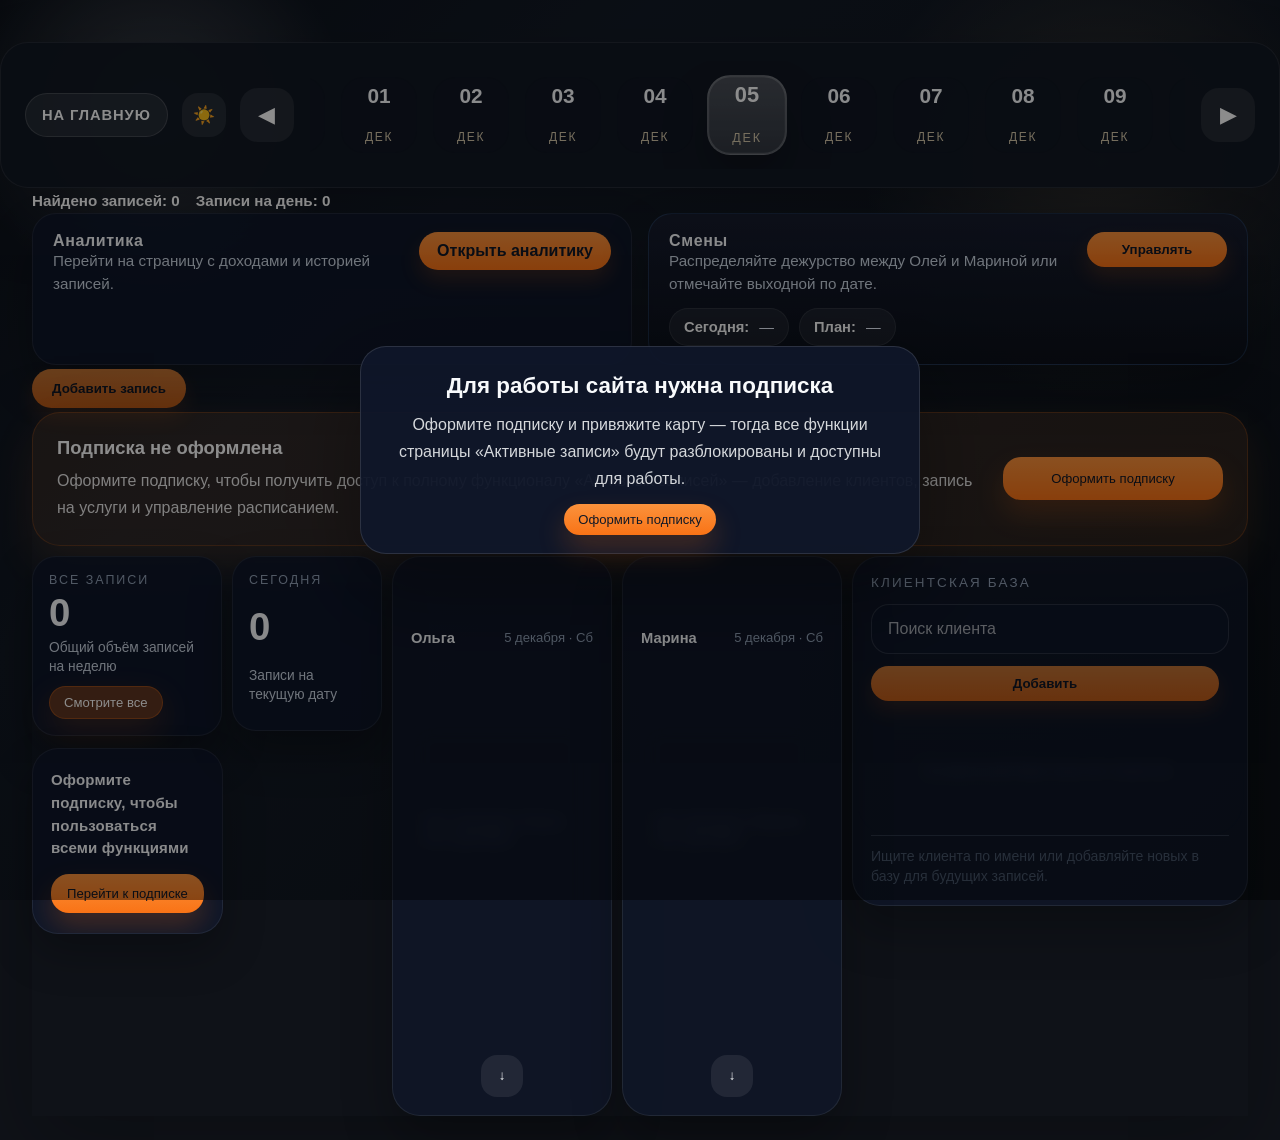
<file: active-records.html>
﻿﻿<!DOCTYPE html>
<html lang="ru">
<head>
  <meta charset="UTF-8" />
  <meta name="viewport" content="width=device-width, initial-scale=1.0, viewport-fit=cover, user-scalable=yes" />
  <meta name="apple-mobile-web-app-capable" content="yes">
  <meta name="apple-mobile-web-app-status-bar-style" content="black-translucent">
  <title>Новая страница записи</title>
  <style>
    * { box-sizing: border-box; }
    body { margin: 0; font-family: 'Plus Jakarta Sans', 'Inter', sans-serif; min-height: 100vh; color: #efe8e2; background-color: #0f1218; background-image: radial-gradient(circle at 12% 12%, rgba(255,255,255,0.18), transparent 14%), radial-gradient(circle at 86% 18%, rgba(215,178,126,0.16), transparent 18%), linear-gradient(135deg, #0b1018 0%, #141b27 30%, #0c1117 100%); background-attachment: fixed; background-size: cover; overflow-x: hidden; }
    .page { position: relative; --page-side-padding: 32px; min-height: 100vh; width: 100%; padding: 24px var(--page-side-padding); display: grid; gap: 4px; justify-items: stretch; }
    .date-switcher { width: 100vw; margin-left: calc(50% - 50vw); margin-right: calc(50% - 50vw); display: flex; align-items: center; justify-content: space-between; gap: 14px; padding: 18px 24px; padding-left: max(24px, env(safe-area-inset-left)); padding-right: max(24px, env(safe-area-inset-right)); background: rgba(18, 24, 34, 0.94); border: 1px solid rgba(255,255,255,0.08); border-radius: 28px; box-shadow: 0 28px 72px rgba(0,0,0,0.22); overflow: hidden; }
    .nav-group { flex: 1; min-width: 0; display: flex; align-items: center; gap: 16px; }
    .nav-btn { flex: none; width: 54px; height: 54px; border: none; border-radius: 18px; background: rgba(255,255,255,0.08); color: #fff; cursor: pointer; font-size: 1.35rem; display: inline-flex; align-items: center; justify-content: center; transition: background 0.2s ease, transform 0.2s ease, box-shadow 0.2s ease; }
    .nav-btn:hover { background: rgba(255,255,255,0.18); transform: translateY(-1px); }
    .nav-btn:active { transform: scale(0.94); background: rgba(255,255,255,0.24); box-shadow: 0 0 20px rgba(255,255,255,0.14); }
    .home-link { display: inline-flex; align-items: center; justify-content: center; gap: 0.35rem; padding: 0 16px; height: 44px; border-radius: 999px; border: 1px solid rgba(255,255,255,0.14); background: rgba(255,255,255,0.08); color: #fff; text-decoration: none; font-size: 0.92rem; font-weight: 700; letter-spacing: 0.06em; text-transform: uppercase; transition: background 0.2s ease, transform 0.2s ease, border-color 0.2s ease; }
    .home-link:hover { background: rgba(255,255,255,0.16); transform: translateY(-1px); border-color: rgba(255,255,255,0.22); }
    .current-date { font-weight: 700; font-size: 1.3rem; color: #fff; }
    .stats-group { display: flex; flex-wrap: wrap; align-items: center; gap: 16px; color: #cfc7bd; font-size: 0.95rem; }
    .stats-group span { color: #fff; font-weight: 600; }
    .stats-group .selected-master-label { color: #d8c9af; font-weight: 600; }
    .analytics-panel { display: grid; grid-template-columns: repeat(2, minmax(260px, 1fr)); gap: 16px; width: 100%; margin-top: 0; margin-bottom: 0; }
    .analytics-card { display: flex; align-items: flex-start; justify-content: space-between; gap: 18px; padding: 18px 20px; border-radius: 24px; background: rgba(15,23,42,0.9); border: 1px solid rgba(255,255,255,0.08); box-shadow: 0 22px 48px rgba(0,0,0,0.24); }
    .analytics-card > div { min-width: 0; }
    .analytics-card h3 { margin: 0; font-size: 1rem; color: #f8fafc; letter-spacing: 0.04em; word-break: break-word; overflow-wrap: anywhere; }
    .analytics-card p { margin: 0; color: #cbd5e1; line-height: 1.5; font-size: 0.95rem; word-break: break-word; overflow-wrap: anywhere; }
    .analytics-card .analytics-link { flex-shrink: 0; display: flex; align-items: center; justify-content: flex-end; min-width: 0; }
    .analytics-card .analytics-link .button { min-width: 140px; white-space: nowrap; }
    .shift-card { background: linear-gradient(180deg, rgba(22, 28, 45, 0.98), rgba(12, 16, 26, 0.95)); border-color: rgba(96, 165, 250, 0.18); }
    .shift-card .shift-badges { display: flex; flex-wrap: wrap; gap: 10px; margin-top: 12px; }
    .shift-card .shift-badge { display: inline-flex; align-items: center; gap: 10px; padding: 10px 14px; border-radius: 999px; background: rgba(255,255,255,0.06); border: 1px solid rgba(255,255,255,0.08); color: #edf2ff; font-size: 0.92rem; }
    .shift-card .shift-badge strong { font-weight: 700; color: #fff; }
    .shift-card .button { min-width: 140px; }
    .shift-modal-window { max-width: 720px; }
    .shift-modal-note { color: #d2d6dc; margin: 0 0 18px; font-size: 0.98rem; line-height: 1.75; }
    .shift-grid { display: grid; grid-template-columns: repeat(3, minmax(0, 1fr)); gap: 14px; margin: 18px 0 0; }
    .shift-option { display: flex; flex-direction: column; align-items: center; justify-content: center; gap: 10px; min-height: 120px; padding: 18px 14px; border-radius: 22px; border: 1px solid rgba(255,255,255,0.12); background: rgba(255,255,255,0.04); color: #f8fafc; cursor: pointer; transition: transform 0.2s ease, background 0.2s ease, border-color 0.2s ease, box-shadow 0.2s ease; }
    .shift-option:hover { transform: translateY(-2px); background: rgba(255,255,255,0.1); }
    .shift-off-picker { display: grid; gap: 14px; margin-top: 16px; padding: 16px; border-radius: 24px; background: rgba(255,255,255,0.04); border: 1px solid rgba(255,255,255,0.08); }
    .shift-off-note { color: #c8d2e0; font-size: 0.94rem; }
    .shift-off-grid { grid-template-columns: repeat(2, minmax(0, 1fr)); }
    .shift-option.selected { background: rgba(59,130,246,0.22); border-color: rgba(59,130,246,0.45); color: #fff; box-shadow: 0 18px 40px rgba(59,130,246,0.16); }
    .shift-option.off { border-color: rgba(248,113,113,0.18); color: #fbcaca; }
    .shift-option.off.selected { background: rgba(248,113,113,0.18); border-color: rgba(248,113,113,0.4); color: #fff; }
    .shift-option span { font-size: 0.92rem; }
    .shift-calendar-picker { display: grid; gap: 14px; margin-top: 18px; }
    .shift-calendar-header { display: flex; align-items: center; justify-content: space-between; gap: 14px; padding: 16px 18px; border-radius: 22px; background: rgba(255,255,255,0.04); border: 1px solid rgba(255,255,255,0.08); }
    .shift-calendar-title { font-size: 0.95rem; color: #cbd5e1; text-transform: uppercase; letter-spacing: 0.08em; }
    .shift-calendar-month { font-size: 1.05rem; font-weight: 700; color: #fff; }
    .shift-calendar-nav { width: 44px; height: 44px; border: none; border-radius: 16px; background: rgba(255,255,255,0.08); color: #fff; cursor: pointer; font-size: 1.15rem; transition: background 0.2s ease, transform 0.2s ease; }
    .shift-calendar-nav:hover { background: rgba(255,255,255,0.14); transform: translateY(-1px); }
    .shift-calendar-weekdays { display: grid; grid-template-columns: repeat(7, minmax(0, 1fr)); gap: 10px; text-align: center; color: #c1c1c1; font-size: 0.8rem; text-transform: uppercase; }
    .shift-calendar-grid { display: grid; grid-template-columns: repeat(7, minmax(0, 1fr)); gap: 10px; }
    .shift-calendar-cell { min-height: 72px; border-radius: 18px; border: 1px solid rgba(255,255,255,0.08); background: rgba(255,255,255,0.04); color: #f8fafc; display: grid; gap: 6px; padding: 12px; cursor: pointer; transition: transform 0.2s ease, background 0.2s ease, border-color 0.2s ease, box-shadow 0.2s ease; align-items: start; justify-items: center; text-align: center; }
    .shift-calendar-cell:hover { transform: translateY(-1px); background: rgba(255,255,255,0.09); }
    .shift-calendar-cell.empty { background: transparent; border-color: transparent; cursor: default; }
    .shift-calendar-cell .cell-day { font-size: 1rem; font-weight: 700; }
    .shift-calendar-cell .cell-note {
      color: #c1c1c1;
      font-size: 0.72rem;
      line-height: 1.4;
      white-space: normal;
      word-break: normal;
      overflow-wrap: break-word;
      max-width: 100%;
      display: block;
      text-align: center;
      min-height: 36px;
    }
    .shift-calendar-cell.active { background: rgba(59,130,246,0.22); border-color: rgba(59,130,246,0.45); box-shadow: 0 18px 40px rgba(59,130,246,0.14); }
    .shift-calendar-cell.off { background: rgba(244,63,94,0.2); border-color: rgba(244,63,94,0.42); color: #fff; }
    .shift-calendar-cell.off-olga { background: rgba(244,63,94,0.2); border-color: rgba(244,63,94,0.42); color: #fff; }
    .shift-calendar-cell.off-marina { background: rgba(244,63,94,0.2); border-color: rgba(244,63,94,0.42); color: #fff; }
    .shift-calendar-cell.olga { background: rgba(56,189,248,0.24); border-color: rgba(56,189,248,0.55); color: #fff; }
    .shift-calendar-cell.marina { background: rgba(168,85,247,0.24); border-color: rgba(168,85,247,0.55); color: #fff; }
    .shift-calendar-cell.scheduled .cell-note { color: #fff; }
    .board-top-row { margin: 0; display: flex; justify-content: flex-start; }
    .board-top-row .button { padding: 12px 20px; }
    .toast { position: fixed; top: 18px; left: 50%; transform: translateX(-50%); z-index: 60; background: rgba(21, 27, 36, 0.96); color: #f7f1e9; border: 1px solid rgba(255,255,255,0.12); border-radius: 20px; padding: 14px 18px; box-shadow: 0 24px 60px rgba(0,0,0,0.35); font-size: 0.95rem; opacity: 0; pointer-events: none; transition: opacity 0.24s ease, transform 0.24s ease; }
    .toast.visible { opacity: 1; transform: translateX(-50%) translateY(0); pointer-events: auto; }
    .toast.hidden { display: none; }
    .button { border: none; border-radius: 999px; padding: 10px 18px; background: linear-gradient(180deg, #fb923c 0%, #f97316 100%); color: #111827; cursor: pointer; font-weight: 700; text-decoration: none; box-shadow: 0 10px 20px rgba(249,115,22,0.18); transition: background 0.2s ease, transform 0.2s ease, box-shadow 0.2s ease; }
    .button:hover { background: linear-gradient(180deg, #f59e0b 0%, #f97316 100%); transform: translateY(-1px); text-decoration: none; }
    .button.locked { opacity: 0.75; }
    .button.locked:hover { background: linear-gradient(180deg, #fb923c 0%, #f97316 100%); transform: none; }
    .button:disabled { opacity: 0.5; cursor: not-allowed; transform: none; }
    .subscription-blocker.hidden { display: none !important; }
    .board.blur-records .slot,
    .board.blur-records .records-overview-card {
      filter: blur(8px) saturate(0.85);
      opacity: 0.28;
      pointer-events: none;
      user-select: none;
    }
    .board.blur-records .slot-actions,
    .board.blur-records .record-actions {
      display: none !important;
    }
    .modal-overlay.blur-records .records-overview-card {
      filter: blur(8px) saturate(0.85);
      opacity: 0.28;
      pointer-events: none;
      user-select: none;
    }
    .theme-toggle-btn { border: none; width: 44px; height: 44px; border-radius: 16px; background: rgba(255,255,255,0.08); color: #fff; cursor: pointer; font-size: 1.1rem; transition: background 0.2s ease, transform 0.2s ease, color 0.2s ease; }
    .theme-toggle-btn:hover { background: rgba(255,255,255,0.16); transform: translateY(-1px); }
    .light-theme .theme-toggle-btn { background: rgba(15,23,42,0.07); color: #111827; }
    .light-theme .theme-toggle-btn:hover { background: rgba(15,23,42,0.12); }
    body.light-theme { color: #1f2937; background-color: #f8fafc; background-image: none; }
    .light-theme .page { background: #f8fafc; }
    .light-theme .date-switcher { background: rgba(255,255,255,0.95); border-color: rgba(148,163,184,0.22); box-shadow: 0 24px 50px rgba(15, 23, 42, 0.08); }
    .light-theme .nav-btn { background: rgba(15,23,42,0.07); color: #111827; }
    .light-theme .nav-btn:hover { background: rgba(15,23,42,0.12); }
    .light-theme .home-link { background: rgba(15,23,42,0.07); color: #111827; border-color: rgba(15,23,42,0.13); }
    .light-theme .home-link:hover { background: rgba(15,23,42,0.12); }
    .light-theme .stats-group { color: #475569; }
    .light-theme .stats-group span { color: #111827; }
    .light-theme .analytics-card,
    .light-theme .column,
    .light-theme .summary-card,
    .light-theme .modal-window,
    .light-theme .service-picker,
    .light-theme .shift-card,
    .light-theme .shift-option,
    .light-theme .shift-off-picker,
    .light-theme .shift-calendar-header,
    .light-theme .shift-calendar-cell {
      background: rgba(255,255,255,0.96);
    }
    .light-theme .analytics-card h3 { color: #111827; }
    .light-theme .analytics-card p { color: #475569; }
    .light-theme .shift-card { border-color: rgba(148,163,184,0.22); box-shadow: 0 18px 40px rgba(15, 23, 42, 0.08); }
    .light-theme .shift-card .shift-badge { background: rgba(15,23,42,0.08); border-color: rgba(15,23,42,0.12); color: #111827; }
    .light-theme .shift-card .shift-badge strong { color: #111827; }
    .light-theme .shift-option { border-color: rgba(15,23,42,0.12); color: #111827; }
    .light-theme .shift-option:hover { background: rgba(15,23,42,0.1); }
    .light-theme .shift-option.selected { background: rgba(59,130,246,0.1); border-color: rgba(59,130,246,0.25); color: #111827; box-shadow: 0 18px 40px rgba(59,130,246,0.12); }
    .light-theme .shift-option.off { border-color: rgba(248,113,113,0.18); color: #991b1b; }
    .light-theme .shift-option.off.selected { background: rgba(248,113,113,0.12); border-color: rgba(248,113,113,0.24); color: #111827; }
    .light-theme .shift-off-note { color: #475569; }
    .light-theme .shift-calendar-title { color: #6b7280; }
    .light-theme .shift-calendar-month { color: #111827; }
    .light-theme .shift-calendar-nav { background: rgba(15,23,42,0.07); color: #111827; }
    .light-theme .shift-calendar-nav:hover { background: rgba(15,23,42,0.12); }
    .light-theme .shift-calendar-weekdays { color: #6b7280; }
    .light-theme .shift-calendar-cell { border-color: rgba(15,23,42,0.12); color: #111827; }
    .light-theme .shift-calendar-cell:hover { background: rgba(15,23,42,0.1); }
    .light-theme .shift-calendar-cell.scheduled .cell-note { color: #111827; }
    .light-theme .shift-calendar-cell.active { background: rgba(59,130,246,0.18); border-color: rgba(59,130,246,0.35); box-shadow: 0 18px 40px rgba(59,130,246,0.1); }
    .light-theme .shift-calendar-cell .cell-note { color: #475569; }
    .light-theme .shift-calendar-cell.off { background: rgba(254,202,202,0.7); border-color: rgba(248,113,113,0.6); color: #991b1b; }
    .light-theme .shift-calendar-cell.off-olga { background: rgba(254,202,202,0.7); border-color: rgba(248,113,113,0.6); color: #991b1b; }
    .light-theme .shift-calendar-cell.off-marina { background: rgba(254,202,202,0.7); border-color: rgba(248,113,113,0.6); color: #991b1b; }
    .light-theme .shift-calendar-cell.olga { background: rgba(187,247,255,0.8); border-color: rgba(56,189,248,0.5); color: #111827; }
    .light-theme .shift-calendar-cell.marina { background: rgba(237,215,255,0.8); border-color: rgba(168,85,247,0.5); color: #111827; }
    .light-theme .shift-calendar-cell.off-olga .cell-note,
    .light-theme .shift-calendar-cell.off-marina .cell-note,
    .light-theme .shift-calendar-cell.olga .cell-note,
    .light-theme .shift-calendar-cell.marina .cell-note { color: inherit; }

    .light-theme .shift-calendar-cell.olga { border-color: rgba(56,189,248,0.4); }
    .light-theme .shift-calendar-cell.marina { border-color: rgba(168,85,247,0.4); }
    .light-theme .toast { background: rgba(255,255,255,0.92); color: #111827; border-color: rgba(148,163,184,0.22); box-shadow: 0 24px 60px rgba(15,23,42,0.12); }
    .light-theme .button { background: linear-gradient(180deg, #fcd34d 0%, #f97316 100%); color: #111827; }
    .light-theme .button:hover { background: linear-gradient(180deg, #f59e0b 0%, #ea580c 100%); }
    .light-theme .button.locked:hover { transform: none; }
    .light-theme .summary-card .card-label { color: #71717a; }
    .light-theme .summary-card .card-value { color: #111827; }
    .light-theme .summary-card .card-note { color: #475569; }
    .light-theme .column-header { color: #475569; }
    .light-theme .header-row strong { color: #111827; }
    .light-theme .date-title { color: #111827; }
    .light-theme .date-subtitle { color: #6b7280; }
    .light-theme .column { border-color: rgba(15,23,42,0.12); box-shadow: 0 22px 50px rgba(15,23,42,0.08); }
    .light-theme .modal-window { border-color: rgba(15,23,42,0.12); }
    .light-theme .modal-header h3,
    .light-theme .staff-card strong,
    .light-theme .slot strong,
    .light-theme .button,
    .light-theme .record-actions button,
    .light-theme .pill,
    .light-theme .record-actions .delete-btn,
    .light-theme .record-actions .edit-btn { color: #111827; }
    .light-theme .button,
    .light-theme .analytics-card .analytics-link .button,
    .light-theme .board-top-row .button,
    .light-theme .client-add-row .button {
      background: linear-gradient(180deg, #fb923c 0%, #f97316 100%);
      color: #111827;
      box-shadow: 0 10px 20px rgba(249,115,22,0.18);
    }
    .light-theme .button:hover,
    .light-theme .analytics-card .analytics-link .button:hover,
    .light-theme .board-top-row .button:hover,
    .light-theme .client-add-row .button:hover {
      background: linear-gradient(180deg, #f59e0b 0%, #f97316 100%);
    }
    .light-theme .pill.active {
      background: linear-gradient(180deg, #fb923c 0%, #f97316 100%);
      color: #111827;
      box-shadow: 0 10px 20px rgba(249,115,22,0.18);
      border-color: transparent;
    }
    .light-theme .pill.active:hover {
      background: linear-gradient(180deg, #f59e0b 0%, #f97316 100%);
    }
    .light-theme .nav-btn {
      background: linear-gradient(180deg, #fb923c 0%, #f97316 100%);
      color: #111827;
      box-shadow: 0 10px 20px rgba(249,115,22,0.18);
    }
    .light-theme .nav-btn:hover {
      background: linear-gradient(180deg, #f59e0b 0%, #f97316 100%);
    }
    .light-theme .modal-button.save { background: linear-gradient(180deg, #fb923c 0%, #f97316 100%); color: #111827; box-shadow: 0 10px 20px rgba(249,115,22,0.18); }
    .light-theme .modal-button.cancel { background: rgba(15,23,42,0.08); color: #111827; }
    .light-theme .form-label { color: #475569; }
    .light-theme .form-input, .light-theme .form-select { background: #ffffff; color: #111827; border-color: rgba(15,23,42,0.12); }
    .light-theme .form-input::placeholder { color: rgba(15,23,42,0.4); }
    .light-theme .service-picker { background: rgba(255,255,255,0.96); }
    /* service-chip light theme styling is defined later to keep price text readable */
    .light-theme .date-pill { border: 1px solid rgba(15, 23, 42, 0.08); background: rgba(15, 23, 42, 0.06); color: #111827; box-shadow: none; }
    .light-theme .date-pill:hover { background: rgba(15, 23, 42, 0.1); }
    .light-theme .date-pill.active,
    .light-theme .date-pill.active.pulse {
      background: linear-gradient(180deg, #fb923c 0%, #f97316 100%);
      color: #111827;
      box-shadow: 0 24px 45px rgba(249,115,22,0.22), inset 0 0 0 1px rgba(255,255,255,0.18);
    }
    .light-theme .date-pill.active .month-abbr {
      color: rgba(17,24,39,0.8);
    }
    .light-theme .date-pill.active .day-number {
      color: #111827;
    }
    .light-theme .date-body { scrollbar-color: rgba(15,23,42,0.3) transparent; }
    .light-theme .date-body::-webkit-scrollbar-thumb { background: rgba(15,23,42,0.25); border: 2px solid rgba(248,250,252,0.4); }
    .light-theme .scroll-btn { background: rgba(15,23,42,0.08); color: #111827; }
    .light-theme .scroll-btn:hover { background: rgba(15,23,42,0.14); }
    .light-theme .slot { background: rgba(255,255,255,0.92); border-color: rgba(15,23,42,0.12); color: #111827; }
    .light-theme .slot span { color: #475569; }
    .light-theme .slot .edit-btn,
    .light-theme .slot .delete-btn,
    .light-theme .slot .confirm-btn { background: rgba(15,23,42,0.06); color: #111827; }
    .light-theme .slot .edit-btn:hover { background: rgba(249,115,22,0.14); }
    .light-theme .slot .confirm-btn:hover { background: rgba(34,197,94,0.14); }
    .light-theme .slot .delete-btn:hover { background: rgba(239, 68, 68, 0.15); }
    .light-theme .staff-card { background: rgba(255,255,255,0.82); border-color: rgba(15,23,42,0.12); }
    .light-theme .staff-card:hover { background: rgba(15,23,42,0.08); }
    .light-theme .staff-card.active { background: rgba(249,115,22,0.16); border-color: rgba(249,115,22,0.22); }
    .light-theme .bottom-panel { color: #475569; }
    .light-theme .pill { background: rgba(15,23,42,0.08); color: #111827; border-color: rgba(15,23,42,0.12); }
    .light-theme .pill.active { background: linear-gradient(180deg, #fb923c 0%, #f97316 100%); color: #111827; border-color: transparent; box-shadow: 0 10px 20px rgba(249,115,22,0.18); }
    .light-theme .pill.active:hover { background: linear-gradient(180deg, #f59e0b 0%, #f97316 100%); }
    .light-theme .toast { background: rgba(255,255,255,0.95); color: #111827; border-color: rgba(15,23,42,0.12); box-shadow: 0 24px 60px rgba(15,23,42,0.12); }
    .light-theme .modal-overlay { background: rgba(15, 23, 42, 0.08); }
    .light-theme .modal-window { background: rgba(255,255,255,0.98); border-color: rgba(15,23,42,0.12); box-shadow: 0 30px 70px rgba(15,23,42,0.14); color: #111827; }
    .light-theme .picker-modal-window { background: rgba(255,255,255,0.98); border-color: rgba(15,23,42,0.12); box-shadow: 0 30px 70px rgba(15,23,42,0.14); }
    .light-theme .board-blocker { background: rgba(15,23,42,0.08); }
    .light-theme .board-blocker-card { background: rgba(255,255,255,0.96); border-color: rgba(148,163,184,0.22); box-shadow: 0 24px 60px rgba(15,23,42,0.08); color: #111827; }
    .light-theme .board-blocker-card h3 { color: #111827; }
    .light-theme .board-blocker-card p { color: #475569; }
    .light-theme .notice-modal { background: rgba(15, 23, 42, 0.08); }
    .light-theme .notice-card { background: linear-gradient(180deg, rgba(255,255,255,0.98) 0%, rgba(243,244,246,0.98) 100%); border-color: rgba(148,163,184,0.24); box-shadow: 0 30px 80px rgba(15,23,42,0.12); }
    .light-theme .notice-card h3 { color: #111827; }
    .light-theme .notice-card p { color: #475569; }
    .modal-overlay { position: fixed; inset: 0; background: rgba(0, 0, 0, 0.22); display: grid; place-items: center; padding: 24px; overflow-y: hidden; z-index: 50; }
    .modal-overlay.hidden { display: none; }
    .modal-window { width: min(620px, 100%); max-height: calc(100vh - 48px); overflow-y: auto; background: rgba(15,23,42,0.96); border: 1px solid rgba(255,255,255,0.12); border-radius: 28px; box-shadow: 0 40px 90px rgba(0, 0, 0, 0.28); padding: 28px; }
    .modal-header { display: flex; align-items: center; justify-content: space-between; gap: 12px; margin-bottom: 20px; }
    .modal-header h3 { margin: 0; font-size: 1.25rem; color: #f8fafc; }
    .modal-close { border: none; background: rgba(255,255,255,0.08); color: #f8fafc; font-size: 1.4rem; line-height: 1; cursor: pointer; width: 42px; height: 42px; display: grid; place-items: center; border-radius: 50%; transition: background 0.2s ease, transform 0.2s ease, color 0.2s ease; position: relative; z-index: 2; }
    .modal-close:hover { background: rgba(255,255,255,0.16); transform: translateY(-1px); }
    .light-theme .modal-close { background: rgba(15,23,42,0.08); color: #111827; }
    .light-theme .modal-close:hover { background: rgba(15,23,42,0.14); }
    .modal-row { display: grid; gap: 8px; margin-bottom: 16px; }
    .form-label { display: block; color: #94a3b8; font-size: 0.86rem; text-transform: uppercase; letter-spacing: 0.08em; }
    .form-input, .form-select { width: 100%; min-height: 50px; border: 1px solid rgba(255,255,255,0.12); border-radius: 18px; padding: 14px 16px; background: rgba(15,23,42,0.9); color: #f8fafc; font: inherit; outline: none; transition: border-color 0.2s ease, background 0.2s ease, box-shadow 0.2s ease; }
    .form-input:hover, .form-select:hover { border-color: rgba(249,115,22,0.5); }
    .form-input:focus, .form-select:focus { border-color: rgba(249,115,22,0.75); box-shadow: 0 0 0 4px rgba(249,115,22,0.18); }
    .form-input::placeholder { color: rgba(248,250,252,0.65); }
    .form-input[type="date"], .form-input[type="time"] { cursor: pointer; }
    .form-input[type="date"]::-webkit-calendar-picker-indicator,
    .form-input[type="time"]::-webkit-calendar-picker-indicator { filter: invert(1); opacity: 0.8; cursor: pointer; }
    .form-select { appearance: none; -webkit-appearance: none; -moz-appearance: none; background-image: url("data:image/svg+xml,%3Csvg width='14' height='10' viewBox='0 0 14 10' fill='none' xmlns='http://www.w3.org/2000/svg'%3E%3Cpath d='M1 1L7 7L13 1' stroke='%23FFFFFF' stroke-opacity='0.9' stroke-width='2' stroke-linecap='round' stroke-linejoin='round'/%3E%3C/svg%3E"); background-repeat: no-repeat; background-position: right 16px center; background-size: 14px 10px; padding-right: 44px; }
    .form-select option { color: #f8fafc; background: rgba(15,23,42,0.96); }
    .form-select::-ms-expand { display: none; }
    .picker-row { position: relative; z-index: 1; }
    .record-master-picker { display: flex !important; gap: 12px !important; flex-wrap: wrap !important; margin-top: 10px !important; }
    .record-master-option { all: unset !important; box-sizing: border-box !important; display: inline-flex !important; align-items: center !important; justify-content: flex-start !important; gap: 14px !important; width: calc(50% - 6px) !important; min-width: 190px !important; max-width: 250px !important; min-height: 110px !important; padding: 14px 18px !important; border-radius: 24px !important; border: 1px solid rgba(255,255,255,0.16) !important; background: rgba(15,23,42,0.8) !important; color: #f8fafc !important; cursor: pointer !important; text-align: left !important; transition: transform 0.24s ease, background 0.24s ease, border-color 0.24s ease, box-shadow 0.24s ease !important; box-shadow: 0 10px 30px rgba(0, 0, 0, 0.18) !important; overflow: hidden !important; }
    .record-master-option:hover,
    .record-master-option:focus { transform: translateY(-1px) !important; border-color: rgba(249,115,22,0.85) !important; background: rgba(255,255,255,0.14) !important; box-shadow: 0 18px 40px rgba(0,0,0,0.24) !important; }
    .record-master-option .record-master-avatar { flex-shrink: 0 !important; width: 56px !important; height: 56px !important; border-radius: 18px !important; overflow: hidden !important; border: 1px solid rgba(255,255,255,0.18) !important; background: rgba(255,255,255,0.08) !important; display: grid !important; place-items: center !important; }
    .record-master-option .record-master-avatar img { width: 100% !important; height: 100% !important; object-fit: cover !important; display: block !important; }
    .record-master-option .record-master-name { display: block !important; font-size: 1rem !important; font-weight: 700 !important; line-height: 1.2 !important; }
    .record-master-option.selected { border-color: #b89b6d !important; background: rgba(183,121,76,0.95) !important; color: #fff !important; box-shadow: 0 22px 42px rgba(0,0,0,0.22) !important; }
    body.light-theme .record-master-option { background: rgba(255,255,255,0.95); color: #111827; border-color: rgba(15,23,42,0.12); }
    body.light-theme .record-master-option:hover,
    body.light-theme .record-master-option:focus { background: rgba(249,115,22,0.14); }
    body.light-theme .record-master-option.selected { background: rgba(249,115,22,0.18); color: #111827; border-color: #b89b6d; }
    .picker-control { width: 100%; display: flex; align-items: center; justify-content: space-between; gap: 10px; min-height: 50px; border-radius: 18px; border: 1px solid rgba(255,255,255,0.12); background: rgba(15,23,42,0.85); color: #f8fafc; padding: 14px 16px; font: inherit; cursor: pointer; transition: border-color 0.2s ease, background 0.2s ease, box-shadow 0.2s ease; position: relative; z-index: 2; pointer-events: auto; }
    .date-picker-popup.hidden { display: none !important; }
    .date-picker-header { display: flex; align-items: center; justify-content: space-between; gap: 12px; }
    .picker-title { font-weight: 700; color: #f8fafc; }
    .picker-modal-overlay { position: fixed; inset: 0; background: rgba(0, 0, 0, 0.72); display: grid; place-items: center; padding: 16px; z-index: 60; }
    .picker-modal-overlay.hidden { display: none; }
    .picker-modal-window { width: min(760px, 100%); max-width: 760px; height: auto; max-height: calc(100vh - 80px); overflow: hidden; background: rgba(15,23,42,0.98); border: 1px solid rgba(255,255,255,0.14); border-radius: 28px; box-shadow: 0 40px 90px rgba(0, 0, 0, 0.36); padding: 24px; }
    .picker-modal-body { display: grid; grid-template-columns: 1fr; gap: 24px; min-height: 0; margin-bottom: 18px; overflow: hidden; }
    .picker-panel { display: grid; gap: 18px; width: 100%; }
    .picker-actions { justify-content: flex-end; margin-top: 0; }
    .time-panel-header { display: flex; align-items: center; justify-content: space-between; gap: 12px; }
    .time-manual-entry { display: grid; gap: 10px; margin-top: 10px; }
    .time-manual-entry .form-input { min-height: 50px; }
    .picker-note { color: #cbd5e1; font-size: 0.9rem; }
    .time-options { max-height: calc(100vh - 280px); overflow-y: auto; display: grid; grid-template-columns: repeat(auto-fill, minmax(100px, 1fr)); gap: 10px; }
    .picker-modal-window .time-option { min-height: 56px; }
    @media (max-width: 960px) {
      .picker-modal-body { min-height: calc(100vh - 200px); }
      .time-options { grid-template-columns: repeat(auto-fill, minmax(90px, 1fr)); }
    }
    @media (max-width: 760px) {
      .picker-modal-body { grid-template-columns: 1fr; }
      .time-options { grid-template-columns: repeat(3, minmax(0, 1fr)); }
    }
    .picker-nav, .picker-year-btn {
      border: 1px solid rgba(255,255,255,0.14);
      background: rgba(255,255,255,0.06);
      color: #f8fafc;
      border-radius: 18px;
      cursor: pointer;
      transition: background 0.2s ease, border-color 0.2s ease, transform 0.2s ease;
      display: inline-flex;
      align-items: center;
      justify-content: center;
      font: inherit;
      font-weight: 600;
      min-height: 50px;
    }
    .picker-nav {
      width: 50px;
      min-width: 50px;
      height: 50px;
    }
    .picker-year-btn {
      flex: 1;
      min-width: 140px;
      width: 100%;
      max-width: 240px;
      padding: 0 16px;
    }
    .picker-nav:hover, .picker-year-btn:hover {
      background: rgba(249,115,22,0.16);
      border-color: rgba(249,115,22,0.45);
      transform: translateY(-1px);
    }
    .year-row { display: flex; align-items: center; justify-content: center; flex: 1; }
    .year-label { color: #cbd5e1; font-weight: 600; }
    .weekday-row { display: grid; grid-template-columns: repeat(7, minmax(0, 1fr)); gap: 10px; color: #94a3b8; font-size: 0.8rem; text-align: center; }
    .calendar-grid { display: grid; grid-template-columns: repeat(7, minmax(0, 1fr)); gap: 10px; }
    .day-cell { display: grid; place-items: center; min-height: 52px; border-radius: 18px; border: 1px solid rgba(255,255,255,0.14); background: rgba(255,255,255,0.06); color: #f8fafc; cursor: pointer; font-weight: 600; transition: background 0.2s ease, color 0.2s ease, border-color 0.2s ease, transform 0.2s ease; }
    .day-cell:hover { background: rgba(255,255,255,0.12); transform: translateY(-1px); }
    .day-cell.selected { background: rgba(249,115,22,0.35); color: #ffffff; border-color: rgba(249,115,22,0.45); }
    .day-cell.other-month { opacity: 0.35; background: rgba(255,255,255,0.02); border-color: rgba(255,255,255,0.08); cursor: default; }
    .time-section { display: grid; gap: 10px; }
    .section-title { color: #f8fafc; font-weight: 700; }
    .time-options { display: grid; grid-template-columns: repeat(4, minmax(0, 1fr)); gap: 10px; }
    .time-option { all: unset; cursor: pointer; display: inline-flex; align-items: center; justify-content: center; min-height: 42px; border-radius: 14px; border: 1px solid rgba(255,255,255,0.14); background: rgba(255,255,255,0.06); color: #f8fafc; font-weight: 600; transition: background 0.2s ease, color 0.2s ease, border-color 0.2s ease, transform 0.2s ease; }
    .time-option:hover { background: rgba(255,255,255,0.12); transform: translateY(-1px); }
    .time-option.selected { background: rgba(249,115,22,0.35); color: #ffffff; border-color: rgba(249,115,22,0.45); }
    .light-theme .picker-control { background: rgba(255,255,255,0.96); color: #111827; border-color: rgba(15,23,42,0.12); }
    .light-theme .picker-control:hover { background: rgba(249,115,22,0.14); }
    .light-theme .date-picker-popup { background: rgba(255,255,255,0.96); border-color: rgba(15,23,42,0.12); }
    .light-theme .picker-nav, .light-theme .picker-year-btn { background: rgba(15,23,42,0.08); color: #111827; }
    .light-theme .weekday-row, .light-theme .picker-title, .light-theme .year-label, .light-theme .section-title { color: #111827; }
    .light-theme .day-cell { background: rgba(15,23,42,0.06); color: #111827; }
    .light-theme .day-cell:hover { background: rgba(249,115,22,0.14); }
    .light-theme .time-option { background: rgba(15,23,42,0.06); color: #111827; }
    .light-theme .time-option:hover { background: rgba(249,115,22,0.14); }
    .light-theme .day-cell.selected, .light-theme .time-option.selected { background: rgba(249,115,22,0.24); color: #111827; }
    .service-picker { display: grid; gap: 12px; padding: 14px 14px 12px; border: 1px solid rgba(255,255,255,0.12); border-radius: 18px; background: rgba(15,23,42,0.75); color: #f8fafc; }
    .service-picker__selected { color: #f8fafc; font-weight: 600; }
    .service-scroll { display: grid; grid-template-columns: repeat(auto-fit, minmax(140px, 1fr)); gap: 10px; }
    .service-chip { all: unset; cursor: pointer; display: flex; align-items: center; justify-content: space-between; gap: 0.6rem; padding: 14px 16px; min-height: 54px; border-radius: 20px; border: 1px solid rgba(255,255,255,0.12); background: rgba(255,255,255,0.08); color: #f8fafc; font-size: 0.9rem; line-height: 1.2; transition: background 0.2s ease, transform 0.2s ease, border-color 0.2s ease, box-shadow 0.2s ease; }
    .service-chip span { color: #cbd5e1; font-size: 0.82rem; }
    .service-chip:hover { background: rgba(249, 115, 22, 0.18); border-color: rgba(249,115,22,0.38); transform: translateY(-1px); }
    .service-chip.selected { background: rgba(249, 115, 22, 0.32); border-color: rgba(249,115,22,0.55); color: #f8fafc; box-shadow: inset 0 0 0 1px rgba(249,115,22,0.5), 0 14px 30px rgba(249,115,22,0.12); }
    .service-chip.selected span { color: #f8fafc; }
    .light-theme .service-chip { background: rgba(255,255,255,0.92); color: #111827; border-color: rgba(148,163,184,0.28); }
    .light-theme .service-chip span { color: rgba(107,114,128,0.85); }
    .light-theme .service-chip:hover { background: rgba(249,115,22,0.16); }
    .light-theme .service-chip.selected { background: rgba(249,115,22,0.24); border-color: rgba(249,115,22,0.35); color: #111827; }
    .light-theme .service-chip.selected span { color: rgba(17,24,39,0.7); }
    .status-picker { display: grid; grid-template-columns: repeat(3, minmax(0, 1fr)); gap: 10px; }
    .status-chip { all: unset; cursor: pointer; display: inline-flex; align-items: center; justify-content: center; min-height: 54px; padding: 14px 16px; border-radius: 14px; border: 1px solid rgba(255,255,255,0.14); background: rgba(255,255,255,0.06); color: #f8fafc; font-size: 0.95rem; font-weight: 700; text-align: center; transition: background 0.2s ease, border-color 0.2s ease, color 0.2s ease, transform 0.2s ease, box-shadow 0.2s ease; }
    .status-chip:hover { background: rgba(255,255,255,0.12); transform: translateY(-1px); }
    .status-chip.selected { background: rgba(249,115,22,0.35); color: #ffffff; border-color: rgba(249,115,22,0.45); }
    .status-chip[aria-pressed="true"] { box-shadow: 0 14px 30px rgba(249,115,22,0.12); }
    .light-theme .status-chip { background: rgba(255,255,255,0.92); color: #111827; border-color: rgba(15,23,42,0.12); }
    .light-theme .status-chip:hover { background: rgba(249,115,22,0.14); }
    .light-theme .status-chip.selected { background: rgba(249,115,22,0.24); color: #111827; border-color: rgba(249,115,22,0.35); }
    .payment-picker { display: grid; grid-template-columns: repeat(3, minmax(0, 1fr)); gap: 12px; }
    .payment-chip { all: unset; cursor: pointer; display: inline-flex; align-items: center; justify-content: center; min-height: 54px; border-radius: 18px; padding: 14px 16px; border: 1px solid rgba(255,255,255,0.14); background: rgba(15,23,42,0.7); color: #f8fafc; font-size: 0.95rem; font-weight: 700; text-align: center; transition: background 0.2s ease, border-color 0.2s ease, color 0.2s ease, transform 0.2s ease, box-shadow 0.2s ease; }
    .payment-chip:hover { background: rgba(255,255,255,0.08); transform: translateY(-1px); }
    .payment-chip.selected { background: rgba(249,115,22,0.35); color: #ffffff; border-color: rgba(249,115,22,0.5); box-shadow: 0 20px 40px rgba(249,115,22,0.15); }
    .light-theme .payment-chip { background: rgba(255,255,255,0.9); color: #111827; border-color: rgba(148,163,184,0.35); }
    .light-theme .payment-chip:hover { background: rgba(249, 115, 22, 0.12); }
    .light-theme .payment-chip.selected { background: rgba(249,115,22,0.18); color: #111827; border-color: rgba(249,115,22,0.35); box-shadow: none; }
    .form-actions { display: flex; justify-content: flex-end; gap: 12px; flex-wrap: wrap; margin-top: 16px; }
    .modal-button { border: none; border-radius: 999px; padding: 12px 18px; font-weight: 700; cursor: pointer; }
    .modal-button.save { background: linear-gradient(180deg, #fb923c 0%, #f97316 100%); color: #111827; box-shadow: 0 10px 20px rgba(249,115,22,0.18); }
    .modal-button.cancel { background: rgba(255,255,255,0.1); color: #f8fafc; }
    .modal-button.cancel:hover { background: rgba(255,255,255,0.16); }
    .record-actions { display: flex; justify-content: flex-end; gap: 8px; flex-wrap: wrap; margin-top: 10px; }
    .record-actions button { border: none; border-radius: 999px; padding: 8px 12px; font-size: 0.82rem; cursor: pointer; transition: background 0.2s ease; }
    .record-actions .edit-btn,
    .record-actions .confirm-btn,
    .record-actions .info-btn { background: rgba(249,115,22,0.16); color: #111827; }
    .record-actions .edit-btn { background: linear-gradient(180deg, #fb923c 0%, #f97316 100%); color: #111827; }
    .record-actions .confirm-btn { background: rgba(34,197,94,0.16); color: #111827; }
    .record-actions .info-btn { background: rgba(96,165,250,0.16); color: #eff6ff; }
    .record-actions .delete-btn { background: rgba(248,113,113,0.12); color: #b91c1c; }
    .record-actions button:hover { background: rgba(15,23,42,0.08); }
    .record-actions .edit-btn:hover { background: linear-gradient(180deg, #f59e0b 0%, #f97316 100%); }
    .record-actions .confirm-btn:hover { background: rgba(34,197,94,0.24); }
    .record-actions .info-btn:hover { background: rgba(96,165,250,0.24); }
    .record-actions .delete-btn:hover { background: rgba(248,113,113,0.18); }
    .info-row { display: grid; grid-template-columns: 1fr auto; gap: 10px; align-items: center; padding: 12px 0; border-bottom: 1px solid rgba(255,255,255,0.08); }
    .info-row:last-child { border-bottom: none; }
    .info-row span { color: rgba(203,213,225,0.8); font-size: 0.9rem; }
    .info-row strong { color: #f8fafc; font-size: 0.95rem; }
    .date-pills { display: flex; align-items: center; justify-content: center; gap: 16px; flex: 1; min-width: 0; max-width: 100%; padding: 16px 22px; overflow-x: auto; overflow-y: hidden; position: relative; scroll-behavior: smooth; -webkit-overflow-scrolling: touch; -ms-overflow-style: none; scrollbar-width: none; touch-action: pan-x; }
    .date-pills.dragging { user-select: none; }
    .date-pills::-webkit-scrollbar { display: none; }
    .date-pills-track { display: flex; align-items: center; justify-content: center; gap: 16px; min-width: max-content; }
    .date-center-indicator { display: none !important; }
    .modal-overlay { position: fixed; inset: 0; background: rgba(0, 0, 0, 0.22); display: grid; place-items: center; padding: 24px; overflow-y: hidden; z-index: 70; }
    .modal-window { width: min(620px, 100%); max-height: calc(100vh - 48px); overflow-y: auto; background: rgba(15,23,42,0.96); border: 1px solid rgba(255,255,255,0.12); border-radius: 28px; box-shadow: 0 40px 90px rgba(0, 0, 0, 0.28); padding: 28px; position: relative; z-index: 1; }
    .date-pill-input { position: absolute; left: -9999px; opacity: 0; pointer-events: none; }
    .date-pill-input:checked + .date-pill,
    .date-pill.active { background: linear-gradient(180deg, rgba(255,255,255,0.24), rgba(255,255,255,0.14)); color: #fff; transform: scale(1.05); box-shadow: 0 24px 45px rgba(0, 0, 0, 0.24), inset 0 0 0 1px rgba(255,255,255,0.18); border: 1px solid rgba(255,255,255,0.22); z-index: 2; }
    .date-pill { border: none; cursor: pointer; background: rgba(15,23,42,0.06); color: #f8fafc; flex: none; width: 76px; height: 76px; border-radius: 22px; display: grid; grid-template-rows: auto auto; place-items: center; padding: 0; font-size: 0.85rem; transition: background 0.24s ease, transform 0.24s ease, box-shadow 0.24s ease, color 0.24s ease, opacity 0.24s ease; transform-origin: center center; backface-visibility: hidden; box-shadow: inset 0 0 0 1px rgba(15,23,42,0.08); will-change: transform, opacity; }
    .date-pill.out-left { animation: dateExitLeft 0.42s cubic-bezier(0.23, 1, 0.32, 1) both; }
    .date-pill.out-right { animation: dateExitRight 0.42s cubic-bezier(0.23, 1, 0.32, 1) both; }
    .date-pill.incoming { animation: dateEnter 0.42s cubic-bezier(0.23, 1, 0.32, 1) both; }
    .date-pill:hover { background: rgba(255,255,255,0.16); transform: translateY(-3px); }
    .date-pill:active { transform: scale(0.96); }
    @keyframes dateExitLeft {
      0% { transform: translateX(0) rotate(0deg) scale(1); opacity: 1; }
      50% { transform: translateX(-2px) rotate(-0.7deg) scale(0.98); opacity: 0.88; }
      100% { transform: translateX(-9px) rotate(-1.8deg) scale(0.92); opacity: 0.55; }
    }
    @keyframes dateExitRight {
      0% { transform: translateX(0) rotate(0deg) scale(1); opacity: 1; }
      50% { transform: translateX(2px) rotate(0.7deg) scale(0.98); opacity: 0.88; }
      100% { transform: translateX(9px) rotate(1.8deg) scale(0.92); opacity: 0.55; }
    }
    @keyframes dateEnter {
      0% { transform: translateY(16px) scale(0.95); opacity: 0; }
      40% { transform: translateY(-5px) scale(1.02); opacity: 0.72; }
      100% { transform: translateY(-1px) scale(1); opacity: 1; }
    }
    @keyframes pillPulse {
      0% { transform: scale(0.96); opacity: 0.78; }
      55% { transform: scale(1.12); opacity: 1; }
      100% { transform: scale(1.05); opacity: 1; }
    }
    .date-pill.active.pulse { animation: pillPulse 0.36s ease both; }
    .date-pill.dimmed { opacity: 0.42; background: rgba(255,255,255,0.04); transform: scale(0.94); box-shadow: inset 0 0 0 1px rgba(255,255,255,0.06); }
    .date-pill .day-number { font-size: 1.3rem; font-weight: 800; line-height: 1; }
    .date-pill .month-abbr { font-size: 0.75rem; color: #d7c9ab; text-transform: uppercase; letter-spacing: 0.14em; margin-top: 6px; }
    .board-controls-bottom { display: flex; justify-content: flex-end; gap: 10px; margin-bottom: 8px; }
    .board { position: relative; width: 100%; display: grid; grid-template-columns: 200px 160px 240px 240px 1fr; gap: 10px; align-items: start; box-shadow: 0 28px 80px rgba(0,0,0,0.24); }
    .board-hint { grid-column: 1 / -1; background: rgba(251,146,60,0.12); border: 1px solid rgba(249,115,22,0.24); border-radius: 28px; padding: 24px; display: grid; grid-template-columns: 1fr auto; gap: 20px; align-items: center; color: #fde68a; box-shadow: 0 18px 40px rgba(251,146,60,0.14); }
    .board-hint strong { display: block; font-size: 1.15rem; color: #fff; margin-bottom: 8px; }
    .board-hint p { margin: 0; line-height: 1.7; color: rgba(255,255,255,0.9); }
    .board-hint .subscription-pill,
    .board-blocker-card .subscription-pill { display: inline-flex; justify-content: center; align-items: center; width: auto; min-width: 220px; padding: 14px 22px; white-space: nowrap; cursor: pointer; }
    .board-hint .subscription-pill,
    .board-blocker-card .subscription-pill,
    .subscription-blocker__content .subscription-pill { border-radius: 18px; background: linear-gradient(180deg, #fb923c 0%, #f97316 100%); border: none; color: #111827; box-shadow: 0 14px 28px rgba(249,115,22,0.22); text-decoration: none; }
    .board-hint .subscription-pill:hover,
    .board-blocker-card .subscription-pill:hover,
    .subscription-blocker__content .subscription-pill:hover { background: linear-gradient(180deg, #f59e0b 0%, #f97316 100%); }
    .board-blocker { position: absolute; inset: 0; z-index: 40; display: grid; place-items: center; background: rgba(15,23,42,0.85); backdrop-filter: blur(6px); pointer-events: auto; }
    .board-blocker.hidden { display: none; }
    .board-blocker-card { max-width: 520px; padding: 28px; border-radius: 28px; background: rgba(15,23,42,0.94); border: 1px solid rgba(255,255,255,0.12); box-shadow: 0 30px 80px rgba(0,0,0,0.28); text-align: center; color: #f8fafc; pointer-events: auto; }
    .board-blocker-card h3 { margin: 0 0 10px; font-size: 1.4rem; }
    .board-blocker-card p { margin: 0 18px 0 0; color: rgba(248,250,252,0.8); }
    .notice-modal { position: fixed; inset: 0; z-index: 70; display: grid; place-items: center; background: rgba(0,0,0,0.42); padding: 24px; opacity: 0; pointer-events: none; transition: opacity 0.22s ease; }
    .notice-modal.active { opacity: 1; pointer-events: auto; }
    .notice-card { width: min(540px, 100%); padding: 28px 26px; border-radius: 24px; background: linear-gradient(180deg, rgba(15,23,42,0.98) 0%, rgba(31,41,55,0.98) 100%); border: 1px solid rgba(249,115,22,0.28); box-shadow: 0 40px 100px rgba(0,0,0,0.35); transform: translateY(30px); opacity: 0; animation: noticeAppear 0.28s cubic-bezier(0.2,1,0.3,1) forwards; }
    .notice-card h3 { margin: 0 0 12px; font-size: 1.55rem; color: #fef3c7; }
    .notice-card p { margin: 0 0 20px; color: rgba(248,250,252,0.9); line-height: 1.7; }
    .notice-card .notice-actions { display: flex; flex-wrap: wrap; gap: 12px; justify-content: flex-end; }
    .notice-card .notice-actions .button { min-width: 150px; }
    @keyframes noticeAppear { to { opacity: 1; transform: translateY(0); } }
    .column { background: rgba(15,23,42,0.8); border: 1px solid rgba(255,255,255,0.08); border-radius: 28px; box-shadow: 0 22px 50px rgba(0,0,0,0.28); padding: 18px; display: flex; flex-direction: column; gap: 14px; }
    .column.large { min-height: 560px; }
    .column-header { display: flex; align-items: center; justify-content: space-between; gap: 10px; color: #94a3b8; font-size: 0.84rem; text-transform: uppercase; letter-spacing: 0.16em; }
    .summary-card { background: rgba(15,23,42,0.86); padding: 16px; text-align: left; border-radius: 24px; border: 1px solid rgba(255,255,255,0.08); box-shadow: 0 20px 45px rgba(0,0,0,0.28); min-height: auto; aspect-ratio: 1 / 1; justify-content: space-between; }
    .summary-card .card-label { color: #94a3b8; font-size: 0.78rem; text-transform: uppercase; letter-spacing: 0.16em; margin-bottom: 6px; }
    .summary-card .card-value { font-size: clamp(1.9rem, 3.4vw, 2.4rem); line-height: 1.05; color: #f8fafc; font-weight: 800; margin-bottom: 6px; }
    .summary-card .card-note { margin: 0 0 10px; color: #cbd5e1; line-height: 1.35; font-size: 0.86rem; }
    .summary-card .pill { margin-top: auto; align-self: flex-start; }
    .all-records-card > .pill { margin-top: 0; }
    .column.first-column-stack { background: transparent; border: none; box-shadow: none; padding: 0; gap: 12px; }
    .column.first-column-stack .summary-card { aspect-ratio: auto; min-height: auto; }
    .subscription-card { overflow: hidden; background: rgba(15,23,42,0.94); border: 1px solid rgba(255,255,255,0.08); border-radius: 26px; padding: 20px 18px; display: grid; gap: 14px; align-self: start; color: #f8fafc; box-shadow: 0 20px 42px rgba(0,0,0,0.25); }
    .subscription-card .box-title { color: #f8fafc; font-size: 0.94rem; line-height: 1.5; font-weight: 600; letter-spacing: 0.01em; }
    .subscription-card .subscription-pill { width: 100%; justify-self: stretch; margin-top: 0; padding: 12px 16px; border-radius: 18px; background: linear-gradient(180deg, #fb923c 0%, #f97316 100%); border: none; color: #111827; box-shadow: 0 14px 28px rgba(249,115,22,0.22); text-decoration: none; white-space: nowrap; }
    .subscription-card .subscription-pill:hover { background: linear-gradient(180deg, #f59e0b 0%, #f97316 100%); }
    .date-card { display: grid; gap: 12px; position: relative; background: rgba(15,23,42,0.8); border: 1px solid rgba(255,255,255,0.08); border-radius: 28px; padding: 18px; }
    .date-title { color: #f8fafc; font-size: 1rem; font-weight: 700; }
    .date-subtitle { color: #94a3b8; font-size: 0.85rem; }
    .date-body { display: grid; gap: 12px; overflow-y: auto; max-height: 520px; padding-right: 6px; scroll-behavior: smooth; scrollbar-width: thin; scrollbar-color: rgba(148,163,184,0.6) transparent; }
    .date-body::-webkit-scrollbar { width: 9px; }
    .date-body::-webkit-scrollbar-track { background: transparent; }
    .date-body::-webkit-scrollbar-thumb { background: linear-gradient(180deg, rgba(148,163,184,0.35), rgba(148,163,184,0.7)); border-radius: 999px; border: 2px solid rgba(248,250,252,0.4); }
    .scroll-btn { width: 42px; height: 42px; border: none; border-radius: 16px; background: rgba(255,255,255,0.08); color: #f8fafc; cursor: pointer; justify-self: center; align-self: end; display: grid; place-items: center; transition: transform 0.2s ease, background 0.2s ease; }
    .scroll-btn:hover { background: rgba(255,255,255,0.16); transform: translateY(-1px); }
    .slot { padding: 12px 12px; background: rgba(15,23,42,0.78); border: 1px solid rgba(255,255,255,0.08); border-radius: 20px; display: grid; gap: 8px; color: #f8fafc; }
    .slot strong { display: block; color: #f8fafc; font-size: 0.92rem; }
    .slot span { font-size: 0.82rem; color: #cbd5e1; }
    .slot .slot-actions { display: flex; gap: 10px; flex-wrap: wrap; }
    .slot .edit-btn,
    .slot .delete-btn,
    .slot .confirm-btn { border: none; background: rgba(249,115,22,0.16); color: #ffffff; padding: 6px 12px; border-radius: 999px; cursor: pointer; transition: background 0.2s ease, transform 0.2s ease; font-size: 0.78rem; }
    .slot .edit-btn { background: linear-gradient(180deg, #fb923c 0%, #f97316 100%); }
    .slot .edit-btn:hover,
    .slot .confirm-btn:hover { background: rgba(249,115,22,0.24); transform: translateY(-1px); }
    .slot .edit-btn:hover { background: linear-gradient(180deg, #f59e0b 0%, #f97316 100%); }
    .slot .confirm-btn { background: rgba(34,197,94,0.16); }
    .slot .confirm-btn:hover { background: rgba(34,197,94,0.24); }
    .slot .delete-btn { background: rgba(248,113,113,0.12); color: #f8fafc; }
    .slot .delete-btn:hover { background: rgba(248,113,113,0.18); transform: translateY(-1px); }
    .slot.empty { min-height: 100px; display: grid; place-items: center; color: #6b7280; font-size: 0.9rem; }
    .staff-card { all: unset; width: 100%; display: grid; gap: 5px; padding: 14px; border-radius: 20px; background: rgba(15,23,42,0.92); border: 1px solid rgba(255,255,255,0.08); color: #f8fafc; cursor: pointer; transition: background 0.2s ease, transform 0.2s ease, border-color 0.2s ease; }
    .staff-card:hover { background: rgba(255,255,255,0.06); transform: translateY(-1px); }
    .staff-card.active { background: rgba(249,115,22,0.16); border-color: rgba(249,115,22,0.22); }
    .staff-card strong { color: #f8fafc; font-size: 0.95rem; }
    .staff-card span { color: #94a3b8; font-size: 0.84rem; }
    .client-db-controls { display: grid; gap: 12px; }
    .client-add-row { display: grid; grid-template-columns: 1fr auto; gap: 10px; align-items: center; }
    .client-list { display: grid; gap: 10px; margin-top: 6px; }
    .client-item { display: grid; grid-template-columns: 1fr auto auto auto; align-items: center; gap: 10px; padding: 14px 16px; background: rgba(15,23,42,0.92); border: 1px solid rgba(255,255,255,0.08); border-radius: 18px; color: #f8fafc; }
    .client-item-info { display: grid; gap: 4px; }
    .client-item-info span { color: #94a3b8; font-size: 0.88rem; }
    .client-item strong { font-size: 0.95rem; color: #f8fafc; }
    .client-add-btn { border: none; background: linear-gradient(180deg, #fb923c 0%, #f97316 100%); color: #111827; padding: 10px 14px; border-radius: 14px; cursor: pointer; font-weight: 700; box-shadow: 0 10px 18px rgba(249,115,22,0.18); transition: background 0.2s ease, transform 0.2s ease, box-shadow 0.2s ease; }
    .client-add-btn:hover { background: linear-gradient(180deg, #f59e0b 0%, #f97316 100%); transform: translateY(-1px); }
    .client-delete-btn { border: none; background: rgba(250, 204, 21, 0.2); color: #1f1f0a; width: 36px; height: 36px; border-radius: 14px; cursor: pointer; font-size: 1rem; box-shadow: 0 0 0 1px rgba(250, 204, 21, 0.4); transition: background 0.2s ease, box-shadow 0.2s ease; }
    .client-delete-btn:hover { background: rgba(250, 204, 21, 0.35); box-shadow: 0 0 15px rgba(250, 204, 21, 0.45); }
    .client-info-btn { border: none; background: rgba(96,165,250,0.18); color: #fff; padding: 10px 14px; border-radius: 14px; cursor: pointer; font-weight: 700; transition: background 0.2s ease; }
    .client-info-btn:hover { background: rgba(96,165,250,0.28); }
    .slot-meta { display: flex; align-items: center; gap: 0.7rem; flex-wrap: wrap; }
    .slot-badge { margin-left: auto; padding: 0.16rem 0.55rem; border-radius: 999px; background: rgba(255,255,255,0.08); color: #f8fafc; font-size: 0.78rem; letter-spacing: 0.04em; }
    .slot span { font-size: 0.82rem; color: #cbd5e1; }
    .pill { border-radius: 999px; background: rgba(255,255,255,0.08); color: #f8fafc; padding: 8px 14px; font-size: 0.82rem; border: 1px solid rgba(255,255,255,0.12); transition: background 0.24s ease, transform 0.24s ease, border-color 0.24s ease, color 0.24s ease, box-shadow 0.24s ease; }
    .pill:hover { background: rgba(255,255,255,0.16); transform: translateY(-1px); }
    .pill.active { background: rgba(249,115,22,0.35); color: #ffffff; border-color: rgba(249,115,22,0.35); box-shadow: 0 12px 32px rgba(249,115,22,0.2); }
    .records-overview-list { display: grid; gap: 10px; }
    .records-overview-card { background: rgba(255,255,255,0.05); border: 1px solid rgba(255,255,255,0.12); border-radius: 20px; padding: 16px; display: grid; gap: 8px; }
    .records-overview-card strong { color: #f8fafc; font-size: 0.95rem; }
    .records-overview-card span { color: #cbd5e1; font-size: 0.86rem; line-height: 1.4; }
    .overview-group h4 { margin: 0 0 12px; color: #f8fafc; font-size: 1rem; }
    .light-theme .client-item { background: rgba(255,255,255,0.96); border-color: rgba(148,163,184,0.24); color: #111827; }
    .light-theme .client-item-info span { color: #475569; }
    .light-theme .client-item strong { color: #111827; }
    .light-theme .records-overview-card { background: rgba(255,255,255,0.96); border-color: rgba(15,23,42,0.12); }
    .light-theme .records-overview-card strong { color: #111827; }
    .light-theme .records-overview-card span { color: #475569; }
    .light-theme .overview-group h4 { color: #111827; }
    .light-theme .records-overview-list { color: #111827; }
    .bottom-panel { padding-top: 10px; border-top: 1px solid rgba(148,163,184,0.22); color: #475569; font-size: 0.88rem; line-height: 1.45; }
    .header-row { display: flex; align-items: center; justify-content: space-between; gap: 12px; margin-bottom: 12px; }
    .header-row strong { color: #f8fafc; font-size: 0.92rem; }
    .header-row span { color: #94a3b8; font-size: 0.82rem; }
    @media (max-width: 1320px) {
      .board { grid-template-columns: 190px 150px 220px 220px 1fr; }
    }
    @media (max-width: 1160px) {
      .board { grid-template-columns: 1fr 1fr 1fr; }
      .column.large { min-height: auto; }
    }
    @media (max-width: 960px) {
      .page { --page-side-padding: 18px; padding: 18px var(--page-side-padding); }
      .date-switcher { flex-wrap: wrap; justify-content: center; gap: 12px; width: calc(100% + var(--page-side-padding) * 2); margin: 0 calc(var(--page-side-padding) * -1); }
      .nav-group { width: 100%; }
      .date-pills { width: 100%; min-width: 0; }
      .analytics-card { flex-direction: column; align-items: stretch; gap: 16px; }
      .analytics-card .analytics-link { width: 100%; display: flex; justify-content: flex-end; }
      .analytics-card .analytics-link .button { width: auto; }
      .board { grid-template-columns: 1fr; }
      .column { min-width: 0; }
      .board-hint { grid-template-columns: 1fr; }
    }
    @media (max-width: 860px) {
      .page { --page-side-padding: 14px; padding: 14px var(--page-side-padding); }
      .date-switcher { width: calc(100% + var(--page-side-padding) * 2); margin: 0 calc(var(--page-side-padding) * -1); }
      .date-switcher { justify-content: space-between; }
      .date-switcher > .home-link, .date-switcher > .theme-toggle-btn { flex: none; }
      .date-switcher .nav-group { flex: 1 1 100%; }
      .date-pills { padding: 12px 0; gap: 10px; }
      .board-top-row { display: flex; flex-direction: column; align-items: stretch; gap: 12px; }
      .client-add-row { grid-template-columns: 1fr; }
      .client-db-controls { gap: 10px; }
      .client-item { grid-template-columns: 1fr; gap: 10px; }
      .client-item button { width: 100%; }
      .slot .slot-actions { flex-direction: column; align-items: stretch; }
      .record-actions { flex-direction: column; align-items: stretch; }
      .record-actions button { width: 100%; }
      .board-hint p { margin: 0; }
      .date-pill { width: 66px; height: 66px; }
      .date-pill .day-number { font-size: 1.1rem; }
      .date-pill .month-abbr { font-size: 0.68rem; }
      .nav-btn { width: 48px; height: 48px; }
      .home-link { padding: 0 14px; height: 42px; }
      .theme-toggle-btn { width: 42px; height: 42px; }
      .board { gap: 14px; }
      .column { padding: 16px; }
      .subscription-card, .analytics-card, .summary-card, .client-item, .slot, .notice-card, .board-blocker-card, .modal-window, .picker-modal-window { border-radius: 22px; }
      .summary-card { aspect-ratio: auto; }
      .client-db-column { min-width: 0; }
      .client-item-info { width: 100%; }
      .subscription-card .box-title { font-size: 0.92rem; }
      .first-column-stack > .subscription-card {
        order: -1;
      }
    }
    @media (max-width: 620px) {
      .stats-group { flex-direction: column; align-items: stretch; gap: 10px; }
      .analytics-card .analytics-link { justify-content: center; }
      .analytics-card .analytics-link .button { width: 100%; }
      .button, .client-add-btn, .client-info-btn { width: 100%; }
      .button { padding: 12px 16px; }
      .nav-btn { width: 44px; height: 44px; }
      .date-pill { width: 60px; height: 60px; }
      .date-pill .day-number { font-size: 1rem; }
      .date-pill .month-abbr { font-size: 0.64rem; }
      .client-delete-btn { width: 100%; height: auto; padding: 10px; }
      .client-item { padding: 12px; }
      .client-add-row { gap: 8px; }
      .board-top-row { margin-bottom: 0; }
      .board { margin-bottom: 12px; }
      .date-body { max-height: 380px; }
      .board-blocker-card, .notice-card { width: min(100%, 96vw); padding: 20px; }
      .modal-window, .picker-modal-window { width: min(100%, calc(100vw - 24px)); padding: 20px; }
      .modal-window { max-height: calc(100vh - 40px); }
      .picker-modal-window { max-height: calc(100vh - 30px); }
      .subscription-blocker__content { width: min(100%, 96vw); padding: 20px; }
      .subscription-blocker__content h3 { font-size: 1.25rem; }
      .subscription-blocker__content p { font-size: 0.95rem; line-height: 1.5; }
    }
    @media (max-width: 520px) {
      .date-pill { width: 54px; height: 54px; }
      .date-pill .day-number { font-size: 0.95rem; }
      .date-pill .month-abbr { font-size: 0.6rem; }
      .subscription-card .subscription-pill, .pill.subscription-pill { padding: 12px 14px; }
      .board-top-row, .client-db-controls, .record-actions, .slot .slot-actions { gap: 10px; }
    }
    @media (max-width: 768px) {
      .modal-overlay { padding: 1rem; }
      .modal-window { width: calc(100vw - 2rem); max-height: calc(100vh - 2rem); padding: 1.4rem; border-radius: 18px; }
      .picker-modal-window { width: calc(100vw - 2rem); padding: 1.4rem; }
      .modal-header h3 { font-size: 1.15rem; }
      .form-control, .form-input, .form-select { padding: 0.8rem; min-height: 44px; }
      .button { padding: 0.8rem 1.2rem; min-height: 44px; }
      .shift-calendar-grid { gap: 8px; }
      .shift-calendar-cell { min-height: 60px; padding: 10px; gap: 4px; border-radius: 14px; }
      .shift-calendar-cell .cell-day { font-size: 0.95rem; }
      .shift-calendar-cell .cell-note { font-size: 0.66rem; min-height: 28px; }
    }
    @media (max-width: 480px) {
      .modal-overlay { padding: 0.8rem; }
      .modal-window { width: calc(100vw - 1.6rem); padding: 1.2rem; border-radius: 16px; max-height: calc(100vh - 1.6rem); }
      .picker-modal-window { width: calc(100vw - 1.6rem); padding: 1.2rem; }
      .modal-header h3 { font-size: 1.1rem; }
      .form-control, .form-input, .form-select { padding: 0.7rem; font-size: 16px; }
      .button { padding: 0.7rem 1rem; font-size: 0.85rem; }
      .board { gap: 10px; }
      .column { padding: 12px; }
      .shift-calendar-header { padding: 12px 14px; }
      .shift-calendar-grid { gap: 6px; }
      .shift-calendar-cell { min-height: 52px; padding: 8px; gap: 3px; border-radius: 12px; }
      .shift-calendar-cell .cell-day { font-size: 0.88rem; font-weight: 700; }
      .shift-calendar-cell .cell-note { font-size: 0.6rem; min-height: 24px; line-height: 1.3; max-width: 100%; }
      .shift-calendar-weekdays { gap: 6px; font-size: 0.7rem; }
      .shift-calendar-title { font-size: 0.9rem; }
      .shift-calendar-month { font-size: 0.98rem; font-weight: 700; }
      .shift-calendar-nav { width: 40px; height: 40px; font-size: 1rem; }
    }
    @media (max-width: 375px) {
      .shift-calendar-cell { min-height: 48px; padding: 6px; }
      .shift-calendar-cell .cell-day { font-size: 0.82rem; }
      .shift-calendar-cell .cell-note { font-size: 0.55rem; min-height: 20px; }
      .shift-calendar-title { font-size: 0.85rem; }
      .shift-calendar-month { font-size: 0.9rem; }
      .shift-calendar-nav { width: 36px; height: 36px; font-size: 0.9rem; }
    }
    .subscription-blocker {
      position: fixed;
      inset: 0;
      z-index: 80;
      display: grid;
      place-items: center;
      background: rgba(0, 0, 0, 0.45);
      padding: 20px;
    }
    .subscription-blocker.hidden { display: none !important; }
    .subscription-blocker__content {
      width: min(560px, 100%);
      max-width: 100%;
      background: rgba(15,23,42,0.95);
      border: 1px solid rgba(255,255,255,0.12);
      border-radius: 26px;
      padding: 26px;
      box-shadow: 0 34px 80px rgba(0,0,0,0.3);
      text-align: center;
      color: #f8fafc;
    }
    .subscription-blocker__content h3 { margin: 0 0 12px; font-size: 1.4rem; }
    .subscription-blocker__content p { margin: 0 0 20px; color: rgba(248,250,252,0.85); line-height: 1.7; }
    .light-theme .subscription-blocker { background: rgba(15,23,42,0.08); }
    .light-theme .subscription-blocker__content { background: rgba(255,255,255,0.96); border-color: rgba(148,163,184,0.22); box-shadow: 0 24px 60px rgba(15,23,42,0.08); color: #111827; }
    .light-theme .subscription-blocker__content h3 { color: #111827; }
    .light-theme .subscription-blocker__content p { color: #475569; }
  </style>
</head>
<body class="light-theme">
  <div class="page">
    <section class="date-switcher">
      <a class="home-link" href="index.html">На главную</a>
      <button class="theme-toggle-btn" id="themeToggleBtn" type="button" aria-label="Переключить тему">☀️</button>
      <div class="nav-group">
        <button class="nav-btn" id="prevDay" type="button" aria-label="Предыдущая дата">◀</button>
        <div class="date-pills" id="datePills">
          <div class="date-pills-track" id="datePillsTrack"></div>
        </div>
        <button class="nav-btn" id="nextDay" type="button" aria-label="Следующая дата">▶</button>
      </div>
    </section>
    <section class="stats-group">
      <span>Найдено записей: <strong id="totalCount">0</strong></span>
      <span>Записи на день: <strong id="dayCount">0</strong></span>
      <span class="selected-master-label" id="selectedMasterLabel"></span>
    </section>
    <section class="analytics-panel">
      <div class="analytics-card">
        <div>
          <h3>Аналитика</h3>
          <p>Перейти на страницу с доходами и историей записей.</p>
        </div>
        <div class="analytics-link"><a class="button" href="analytics.html">Открыть аналитику</a></div>
      </div>
      <div class="analytics-card shift-card">
        <div>
          <h3>Смены</h3>
          <p>Распределяйте дежурство между Олей и Мариной или отмечайте выходной по дате.</p>
          <div class="shift-badges">
            <span class="shift-badge" id="todayShiftBadge"><strong>Сегодня:</strong> —</span>
            <span class="shift-badge" id="plannedShiftBadge"><strong>План:</strong> —</span>
          </div>
        </div>
        <div class="analytics-link"><button class="button" id="openShiftModal" type="button">Управлять</button></div>
      </div>
    </section>
    <div class="board-top-row">
      <button class="button" id="addRecordBtn">Добавить запись</button>
    </div>
    <div class="toast hidden" id="toastMessage"></div>
    <section class="board" id="board">
      <div class="board-hint" id="boardHint">
        <div>
          <strong>Подписка не оформлена</strong>
          <p>Оформите подписку, чтобы получить доступ к полному функционалу «Активных записей» — добавление клиентов, запись на услуги и управление расписанием.</p>
        </div>
        <a href="subscription.html" class="pill subscription-pill">Оформить подписку</a>
      </div>
      <div class="board-blocker hidden" id="boardBlocker">
        <div class="board-blocker-card">
          <h3>Доступ ограничен</h3>
          <p>Пока нет подписки, основные функции закрыты. Нажмите «Оформить подписку», чтобы продолжить работу.</p>
          <a href="subscription.html" class="pill subscription-pill">Оформить подписку</a>
        </div>
      </div>
        <div class="column first-column-stack">
          <div class="summary-card all-records-card">
            <div class="card-label">Все записи</div>
            <div class="card-value" id="allRecordsValue">0</div>
            <div class="card-note">Общий объём записей на неделю</div>
            <button type="button" class="pill active" id="viewAllBtn">Смотрите все</button>
          </div>
          <div class="summary-card subscription-card">
            <div class="box-title" id="subscriptionCardTitle">Оформите подписку, чтобы пользоваться всеми функциями</div>
            <a href="subscription.html" class="pill subscription-pill" id="subscribeBtn">Подписаться</a>
          </div>
        </div>
        <div class="column summary-card">
          <div class="card-label">Сегодня</div>
          <div class="card-value" id="todayRecordsValue">0</div>
          <div class="card-note">Записи на текущую дату</div>
        </div>
        <div class="column date-card large">
          <div class="header-row">
            <strong id="olgaLabel">Ольга</strong>
            <span id="olgaDate">14 апреля</span>
          </div>
          <div class="date-body" id="olgaBody"></div>
          <button class="scroll-btn" data-target="olgaBody" aria-label="Прокрутить вниз">↓</button>
        </div>
        <div class="column date-card large">
          <div class="header-row">
            <strong id="marinaLabel">Марина</strong>
            <span id="marinaDate">14 апреля</span>
          </div>
          <div class="date-body" id="marinaBody"></div>
          <button class="scroll-btn" data-target="marinaBody" aria-label="Прокрутить вниз">↓</button>
        </div>
        <div class="column client-db-column">
          <div class="column-header">Клиентская база</div>
          <div class="client-db-controls">
            <input type="search" id="clientSearch" class="form-input" placeholder="Поиск клиента" />
            <div class="client-add-row">
              <button type="button" class="button" id="openClientModalBtn">Добавить</button>
            </div>
          </div>
          <div class="client-list" id="clientList"></div>
          <div class="bottom-panel">Ищите клиента по имени или добавляйте новых в базу для будущих записей.</div>
        </div>
    </section>
    <div class="subscription-blocker hidden" id="subscriptionBlocker">
      <div class="subscription-blocker__content">
        <h3>Для работы сайта нужна подписка</h3>
        <p>Оформите подписку и привяжите карту — тогда все функции страницы «Активные записи» будут разблокированы и доступны для работы.</p>
        <a href="subscription.html" class="pill subscription-pill">Оформить подписку</a>
      </div>
    </div>
  <div class="modal-overlay hidden" id="recordModal" aria-hidden="true">
    <div class="notice-modal" id="subscribeNoticeModal" aria-hidden="true">
      <div class="notice-card">
        <h3>Функции закрыты</h3>
        <p>Для использования всех возможностей нужно оформить подписку и привязать карту на странице подписки.</p>
        <div class="notice-actions">
          <a href="subscription.html" class="button">Перейти к подписке</a>
          <button type="button" class="button" id="closeSubscribeNotice">Понятно</button>
        </div>
      </div>
    </div>
    <div class="modal-window">
      <div class="modal-header">
        <h3 id="recordModalTitle">Добавить запись</h3>
        <button type="button" class="modal-close" id="closeRecordModal" aria-label="Закрыть окно">×</button>
      </div>
      <form id="recordForm">
        <input type="hidden" id="recordId" />
        <div class="modal-row">
          <label class="form-label" for="recordClient">Имя клиента</label>
          <input class="form-input" type="text" id="recordClient" required placeholder="Иванова Ирина" />
        </div>
        <div class="modal-row">
          <label class="form-label" for="recordPhone">Телефон</label>
          <input class="form-input" type="tel" id="recordPhone" required placeholder="+380 67 123 45 67" />
        </div>
        <div class="modal-row">
          <label class="form-label">Мастер</label>
          <div class="record-master-picker" id="recordMasterPicker">
            <button type="button" class="record-master-option" data-master="Марина" aria-pressed="false">
              <span class="record-master-avatar"><img src="images/MarinaMaster.png" alt="Марина"></span>
              <span class="record-master-name">Марина</span>
            </button>
            <button type="button" class="record-master-option" data-master="Ольга" aria-pressed="false">
              <span class="record-master-avatar"><img src="images/olgamaster.png" alt="Ольга"></span>
              <span class="record-master-name">Ольга</span>
            </button>
          </div>
          <input type="hidden" id="recordMaster" name="recordMaster" value="" required />
        </div>
        <div class="modal-row">
          <label class="form-label" for="recordService">Услуга</label>
          <input type="hidden" id="recordService" />
          <div class="service-picker">
            <div class="service-picker__selected" id="serviceSelectedLabel">Выберите услугу</div>
            <div class="service-scroll" id="serviceGrid">
              <button type="button" class="service-chip" data-service="Манікюр Standard" data-price="850">Манікюр Standard<span>850 грн</span></button>
              <button type="button" class="service-chip" data-service="Манікюр SPA" data-price="1200">Манікюр SPA<span>1200 грн</span></button>
              <button type="button" class="service-chip" data-service="SPA догляд для рук" data-price="900">SPA догляд для рук<span>900 грн</span></button>
              <button type="button" class="service-chip" data-service="Частковий манікюр" data-price="650">Частковий манікюр<span>650 грн</span></button>
              <button type="button" class="service-chip" data-service="Педикюр Standard" data-price="1100">Педикюр Standard<span>1100 грн</span></button>
              <button type="button" class="service-chip" data-service="Педикюр SPA" data-price="1400">Педикюр SPA<span>1400 грн</span></button>
              <button type="button" class="service-chip" data-service="SPA догляд для ніг" data-price="1150">SPA догляд для ніг<span>1150 грн</span></button>
              <button type="button" class="service-chip" data-service="Частковий педикюр" data-price="700">Частковий педикюр<span>700 грн</span></button>
              <button type="button" class="service-chip" data-service="Педикюр подологічний" data-price="1300">Педикюр подологічний<span>1300 грн</span></button>
              <button type="button" class="service-chip parallel" data-service="Parallel (Manicure + Pedicure)" data-price="2000">Parallel (Manicure + Pedicure)<span>2000 грн</span></button>
            </div>
          </div>
        </div>
        <div class="modal-row">
          <label class="form-label">Оплата</label>
          <input type="hidden" id="recordPayment" required />
          <div class="payment-picker" id="paymentPicker">
            <button type="button" class="payment-chip" data-payment="Карта">Карта</button>
            <button type="button" class="payment-chip" data-payment="Готівка">Готівка</button>
          </div>
        </div>
        <div class="modal-row picker-row">
          <label class="form-label" for="recordDateControl">Дата</label>
          <button type="button" class="picker-control" id="recordDateControl" aria-haspopup="dialog" aria-expanded="false">
            <span id="recordDateLabel">14 апреля 2026</span>
            <span class="picker-icon">📅</span>
          </button>
          <input type="hidden" id="recordDate" required />
        </div>
        <div class="modal-row picker-row">
          <label class="form-label" for="recordTimeControl">Время</label>
          <button type="button" class="picker-control" id="recordTimeControl" aria-haspopup="dialog" aria-expanded="false">
            <span id="recordTimeLabel">09:00</span>
            <span class="picker-icon">⏰</span>
          </button>
          <input type="hidden" id="recordTime" required />
        </div>
        <div class="modal-row">
          <label class="form-label" for="recordDuration">Длительность</label>
          <input class="form-input" type="text" id="recordDuration" placeholder="1 час 10 мин" />
        </div>
        <div class="modal-row">
          <label class="form-label">Статус</label>
          <input type="hidden" id="recordStatus" name="recordStatus" value="Записано" required />
          <div class="status-picker" id="statusPicker" role="radiogroup" aria-label="Статус">
            <button type="button" class="status-chip selected" data-status="Записано" aria-pressed="true">Записано</button>
            <button type="button" class="status-chip" data-status="У процесі" aria-pressed="false">У процесі</button>
          </div>
        </div>
        <div class="form-actions">
          <button type="submit" class="modal-button save">Сохранить</button>
          <button type="button" class="modal-button cancel" id="cancelRecordModal">Назад</button>
        </div>
      </form>
    </div>
  </div>
  <div class="modal-overlay hidden picker-modal-overlay" id="datePickerModal" aria-hidden="true">
    <div class="modal-window picker-modal-window">
      <div class="modal-header">
        <h3>Выберите дату</h3>
        <button type="button" class="modal-close" id="closeDatePickerModal" aria-label="Закрыть окно">×</button>
      </div>
      <div class="picker-modal-body">
        <div class="picker-panel">
          <div class="date-picker-header">
            <button type="button" class="picker-nav" id="datePickerPrevMonth" aria-label="Предыдущий месяц">◀</button>
            <div class="year-row">
              <button type="button" class="picker-year-btn" id="datePickerMonthLabel" aria-hidden="true">Март 2026</button>
            </div>
            <button type="button" class="picker-nav" id="datePickerNextMonth" aria-label="Следующий месяц">▶</button>
          </div>
          <div class="weekday-row">
            <span>Пн</span><span>Вт</span><span>Ср</span><span>Чт</span><span>Пт</span><span>Сб</span><span>Вс</span>
          </div>
          <div class="calendar-grid" id="datePickerGrid"></div>
        </div>
      </div>
      <div class="form-actions picker-actions">
        <button type="button" class="modal-button cancel" id="datePickerCancelBtn">Отмена</button>
        <button type="button" class="modal-button save" id="datePickerConfirmBtn">Выбрать</button>
      </div>
    </div>
  </div>
  <div class="modal-overlay hidden picker-modal-overlay" id="timePickerModal" aria-hidden="true">
    <div class="modal-window picker-modal-window">
      <div class="modal-header">
        <h3>Выберите время</h3>
        <button type="button" class="modal-close" id="closeTimePickerModal" aria-label="Закрыть окно">×</button>
      </div>
      <div class="picker-modal-body">
        <div class="picker-panel">
          <div class="time-panel-header">
            <div class="section-title">Выберите время</div>
            <div class="picker-note">Формат HH:MM, только 10:00 — 21:00</div>
          </div>
          <div class="time-manual-entry">
            <label class="form-label" for="recordTimeCustom">Ввести время</label>
            <input class="form-input" type="text" id="recordTimeCustom" placeholder="10:00" />
          </div>
          <div class="time-options" id="timeOptions"></div>
        </div>
      </div>
      <div class="form-actions picker-actions">
        <button type="button" class="modal-button cancel" id="timePickerCancelBtn">Отмена</button>
        <button type="button" class="modal-button save" id="timePickerConfirmBtn">Выбрать</button>
      </div>
    </div>
  </div>
  <div class="modal-overlay hidden" id="clientModal" aria-hidden="true">
    <div class="modal-window">
      <div class="modal-header">
        <h3>Добавить клиента</h3>
        <button type="button" class="modal-close" id="closeClientModal" aria-label="Закрыть окно">×</button>
      </div>
      <form id="clientForm">
        <div class="modal-row">
          <label class="form-label" for="clientNameInput">Имя клиента</label>
          <input class="form-input" type="text" id="clientNameInput" required placeholder="Иванова Ирина" />
        </div>
        <div class="modal-row">
          <label class="form-label" for="clientPhoneInput">Телефон</label>
          <input class="form-input" type="tel" id="clientPhoneInput" required placeholder="+380 67 123 45 67" />
        </div>
        <div class="modal-row">
          <label class="form-label" for="clientNoteInput">Заметка</label>
          <textarea class="form-input" id="clientNoteInput" rows="3" placeholder="Например: любит крепкий чай, аллергия на гель"></textarea>
        </div>
        <div class="form-actions">
          <button type="submit" class="modal-button save">Добавить</button>
          <button type="button" class="modal-button cancel" id="cancelClientModal">Отмена</button>
        </div>
      </form>
    </div>
  </div>
  <div class="modal-overlay hidden" id="recordsOverviewModal" aria-hidden="true">
    <div class="modal-window">
      <div class="modal-header">
        <h3>Все записи</h3>
        <button type="button" class="modal-close" id="closeRecordsOverviewModal" aria-label="Закрыть окно">×</button>
      </div>
      <div class="modal-row">
        <div class="overview-group">
          <h4>Активные записи</h4>
          <div class="records-overview-list" id="recordsOverviewActive"></div>
        </div>
      </div>
      <div class="modal-row">
        <div class="overview-group">
          <h4>Записи, которые уже прошли</h4>
          <div class="records-overview-list" id="recordsOverviewPast"></div>
        </div>
      </div>
    </div>
  </div>
  <div class="modal-overlay hidden" id="clientInfoModal" aria-hidden="true">
    <div class="modal-window">
      <div class="modal-header">
        <h3>Информация о клиенте</h3>
        <button type="button" class="modal-close" id="closeClientInfoModal" aria-label="Закрыть окно">×</button>
      </div>
      <div class="modal-row" id="clientInfoContent"></div>
      <div class="form-actions">
        <button type="button" class="modal-button cancel" id="closeClientInfoButton">Закрыть</button>
      </div>
    </div>
  </div>
  <div class="modal-overlay hidden" id="shiftModal" aria-hidden="true">
    <div class="modal-window shift-modal-window">
      <div class="modal-header">
        <h3>План смен</h3>
        <button type="button" class="modal-close" id="closeShiftModal" aria-label="Закрыть окно">×</button>
      </div>
      <div class="modal-row">
        <p class="shift-modal-note">Выберите дату и назначьте ответственного за смену — Ольга, Марина или выходной.</p>
      </div>
      <div class="shift-calendar-picker">
        <div class="shift-calendar-header">
          <button type="button" class="shift-calendar-nav" id="shiftCalendarPrev">◀</button>
          <div>
            <div class="shift-calendar-title">Календарь смен</div>
            <div class="shift-calendar-month" id="shiftCalendarMonthLabel">—</div>
          </div>
          <button type="button" class="shift-calendar-nav" id="shiftCalendarNext">▶</button>
        </div>
        <div class="shift-calendar-weekdays">
          <span>Пн</span><span>Вт</span><span>Ср</span><span>Чт</span><span>Пт</span><span>Сб</span><span>Вс</span>
        </div>
        <div class="shift-calendar-grid" id="shiftCalendarGrid"></div>
      </div>
      <div class="shift-grid">
        <button type="button" class="shift-option" data-shift="olga">
          <strong>Ольга</strong>
          <span>Поставить на смену</span>
        </button>
        <button type="button" class="shift-option" data-shift="marina">
          <strong>Марина</strong>
          <span>Поставить на смену</span>
        </button>
        <button type="button" class="shift-option off" data-shift="off">
          <strong>Выходной</strong>
          <span>Отметить день отдыха</span>
        </button>
      </div>
      <div class="shift-off-picker hidden" id="shiftOffPicker">
        <div class="shift-off-note">Выберите, кто в этот день будет отдыхать.</div>
        <div class="shift-grid shift-off-grid">
          <button type="button" class="shift-option shift-off-option" data-shift="off-olga">
            <strong>Ольга</strong>
            <span>День отдыха</span>
          </button>
          <button type="button" class="shift-option shift-off-option" data-shift="off-marina">
            <strong>Марина</strong>
            <span>День отдыха</span>
          </button>
        </div>
      </div>
      <div class="form-actions">
        <button type="button" class="modal-button cancel" id="cancelShiftModal">Отмена</button>
        <button type="button" class="modal-button save" id="saveShiftModal">Сохранить</button>
      </div>
    </div>
  </div>
  <div class="modal-overlay hidden" id="recordInfoModal" aria-hidden="true">
    <div class="modal-window">
      <div class="modal-header">
        <h3>Информация о клиенте</h3>
        <button type="button" class="modal-close" id="closeRecordInfoModal" aria-label="Закрыть окно">×</button>
      </div>
      <div class="modal-row" id="recordInfoContent"></div>
      <div class="form-actions">
        <button type="button" class="modal-button cancel" id="closeRecordInfoButton">Закрыть</button>
      </div>
    </div>
  </div>
  <script>
    const dateTrack = document.getElementById('datePillsTrack');
    const dateContainer = document.getElementById('datePills');
    const prevBtn = document.getElementById('prevDay');
    const nextBtn = document.getElementById('nextDay');
    const centerIndicator = document.getElementById('dateCenterIndicator');
    const monthNames = ['янв', 'фев', 'мар', 'апр', 'мая', 'июн', 'июл', 'авг', 'сен', 'окт', 'ноя', 'дек'];
    const monthNamesFull = ['января', 'февраля', 'марта', 'апреля', 'мая', 'июня', 'июля', 'августа', 'сентября', 'октября', 'ноября', 'декабря'];
    const weekdayNames = ['Вс', 'Пн', 'Вт', 'Ср', 'Чт', 'Пт', 'Сб'];
    let activeDate = new Date();
    activeDate.setHours(0, 0, 0, 0);
    let viewStartDate = new Date(activeDate);

    function normalizeDate(date) {
      const result = new Date(date);
      result.setHours(0, 0, 0, 0);
      return result;
    }

    function formatDay(date) {
      return String(date.getDate()).padStart(2, '0');
    }

    function getRangeDates(center, daysBefore = 7, daysAfter = 7) {
      const dates = [];
      const current = new Date(center);
      current.setHours(0, 0, 0, 0);
      current.setDate(current.getDate() - daysBefore);
      const end = new Date(center);
      end.setHours(0, 0, 0, 0);
      end.setDate(end.getDate() + daysAfter);

      while (current <= end) {
        dates.push(new Date(current));
        current.setDate(current.getDate() + 1);
      }
      return dates;
    }

    function createPill(date) {
      const pill = document.createElement('button');
      pill.type = 'button';
      pill.className = 'date-pill';
      pill.dataset.date = formatLocalDate(date);
      pill.innerHTML = `<span class="day-number">${formatDay(date)}</span><span class="month-abbr">${monthNames[date.getMonth()]}</span>`;
      pill.addEventListener('click', () => setActiveDate(date));
      return pill;
    }

    function appendDate(date) {
      dateTrack.appendChild(createPill(date));
    }

    function prependDate(date) {
      dateTrack.insertBefore(createPill(date), dateTrack.firstChild);
    }

    function renderDateRange(centerDate) {
      dateTrack.innerHTML = '';
      getRangeDates(centerDate).forEach(date => dateTrack.appendChild(createPill(date)));
      updateActivePill(true);
    }

    function updateActivePill(center = false) {
      const pills = dateTrack.querySelectorAll('.date-pill');
      pills.forEach(pill => pill.classList.toggle('active', pill.dataset.date === formatLocalDate(activeDate)));
      const activePill = dateTrack.querySelector('.date-pill.active');
      if (center && activePill) {
        dateContainer.scrollTo({ left: activePill.offsetLeft - dateContainer.clientWidth / 2 + activePill.offsetWidth / 2, behavior: 'smooth' });
      }
      if (activePill) {
        activePill.classList.remove('pulse');
        void activePill.offsetWidth;
        activePill.classList.add('pulse');
      }
    }

    function getCenterDatePill() {
      const containerRect = dateContainer.getBoundingClientRect();
      const centerX = containerRect.left + containerRect.width / 2;
      let closest = null;
      let minDistance = Infinity;
      dateTrack.querySelectorAll('.date-pill').forEach(pill => {
        const pillRect = pill.getBoundingClientRect();
        const pillCenter = pillRect.left + pillRect.width / 2;
        const distance = Math.abs(pillCenter - centerX);
        if (distance < minDistance) {
          minDistance = distance;
          closest = pill;
        }
      });
      return closest;
    }

    function snapToCenter() {
      const nearest = getCenterDatePill();
      if (!nearest) return;
      const date = new Date(nearest.dataset.date);
      setActiveDate(date);
    }

    function setActiveDate(date) {
      activeDate = normalizeDate(date);
      viewStartDate = new Date(activeDate);
      renderDateRange(activeDate);
      renderDateColumns();
    }

    let isDragging = false;
    let dragStartX = 0;
    let dragStartScroll = 0;
    let dragMoved = false;

    dateContainer.addEventListener('pointerdown', (event) => {
      if (!isSubscribed()) {
        event.preventDefault();
        showSubscribeNotice();
        return;
      }
      if (event.button !== 0) return;
      isDragging = true;
      dragMoved = false;
      dragStartX = event.clientX;
      dragStartScroll = dateContainer.scrollLeft;
      dateContainer.setPointerCapture(event.pointerId);
      dateContainer.classList.add('dragging');
    });

    dateContainer.addEventListener('pointermove', (event) => {
      if (!isDragging) return;
      const deltaX = event.clientX - dragStartX;
      if (Math.abs(deltaX) > 5) dragMoved = true;
      dateContainer.scrollLeft = dragStartScroll - deltaX;
    });

    const stopDrag = (event) => {
      if (!isDragging) return;
      isDragging = false;
      dateContainer.classList.remove('dragging');
      dateContainer.releasePointerCapture(event.pointerId);
      setTimeout(() => { dragMoved = false; }, 0);
    };

    dateTrack.addEventListener('click', (event) => {
      if (dragMoved) {
        event.preventDefault();
        event.stopPropagation();
      }
    }, true);

    dateContainer.addEventListener('wheel', event => {
      if (!isSubscribed()) {
        event.preventDefault();
        showSubscribeNotice();
        return;
      }
      if (event.deltaY === 0 && event.deltaX === 0) return;
      event.preventDefault();
      dateContainer.scrollBy({ left: event.deltaY || event.deltaX, behavior: 'smooth' });
    }, { passive: false });

    dateContainer.addEventListener('pointerup', (event) => {
      if (dragMoved) snapToCenter();
      stopDrag(event);
    });
    dateContainer.addEventListener('pointercancel', (event) => stopDrag(event));
    dateContainer.addEventListener('pointerleave', (event) => stopDrag(event));

    prevBtn.addEventListener('click', () => {
      if (!isSubscribed()) {
        showSubscribeNotice();
        return;
      }
      const previous = new Date(activeDate);
      previous.setDate(previous.getDate() - 1);
      setActiveDate(previous);
    });

    nextBtn.addEventListener('click', () => {
      if (!isSubscribed()) {
        showSubscribeNotice();
        return;
      }
      const next = new Date(activeDate);
      next.setDate(next.getDate() + 1);
      setActiveDate(next);
    });

    const themeToggleBtn = document.getElementById('themeToggleBtn');
    const themeKey = 'activeRecordsTheme';
    const setTheme = (theme) => {
      document.body.classList.toggle('light-theme', theme === 'light');
      themeToggleBtn.textContent = theme === 'light' ? '🌙' : '☀️';
      themeToggleBtn.title = theme === 'light' ? 'Переключить тёмную тему' : 'Переключить светлую тему';
      localStorage.setItem(themeKey, theme);
    };
    const toggleTheme = () => setTheme(document.body.classList.contains('light-theme') ? 'dark' : 'light');
    themeToggleBtn.addEventListener('click', toggleTheme);
    const savedTheme = localStorage.getItem(themeKey) || 'dark';
    setTheme(savedTheme);

    const addRecordBtn = document.getElementById('addRecordBtn');
    const recordModal = document.getElementById('recordModal');
    const recordForm = document.getElementById('recordForm');
    const cancelRecordModal = document.getElementById('cancelRecordModal');
    const closeRecordModalBtn = document.getElementById('closeRecordModal');
    const recordClient = document.getElementById('recordClient');
    const recordPhone = document.getElementById('recordPhone');
    const recordService = document.getElementById('recordService');
    const serviceGrid = document.getElementById('serviceGrid');
    const recordPayment = document.getElementById('recordPayment');
    const paymentPicker = document.getElementById('paymentPicker');
    const recordDate = document.getElementById('recordDate');
    const recordDateControl = document.getElementById('recordDateControl');
    const recordDateLabel = document.getElementById('recordDateLabel');
    const recordTime = document.getElementById('recordTime');
    const recordTimeControl = document.getElementById('recordTimeControl');
    const boardHint = document.getElementById('boardHint');
    const boardBlocker = document.getElementById('boardBlocker');
    const subscribeNoticeModal = document.getElementById('subscribeNoticeModal');
    const closeSubscribeNotice = document.getElementById('closeSubscribeNotice');
    const recordTimeLabel = document.getElementById('recordTimeLabel');
    const recordTimeCustom = document.getElementById('recordTimeCustom');
    const recordMaster = document.getElementById('recordMaster');
    const masterOptions = document.querySelectorAll('#recordMasterPicker .record-master-option');
    const recordStatus = document.getElementById('recordStatus');
    const statusPicker = document.getElementById('statusPicker');
    const datePickerModal = document.getElementById('datePickerModal');
    const closeDatePickerModalBtn = document.getElementById('closeDatePickerModal');
    const datePickerConfirmBtn = document.getElementById('datePickerConfirmBtn');
    const datePickerCancelBtn = document.getElementById('datePickerCancelBtn');
    const timePickerModal = document.getElementById('timePickerModal');
    const closeTimePickerModalBtn = document.getElementById('closeTimePickerModal');
    const timePickerConfirmBtn = document.getElementById('timePickerConfirmBtn');
    const timePickerCancelBtn = document.getElementById('timePickerCancelBtn');
    const datePickerPrevMonth = document.getElementById('datePickerPrevMonth');
    const datePickerMonthLabel = document.getElementById('datePickerMonthLabel');
    const datePickerNextMonth = document.getElementById('datePickerNextMonth');
    const datePickerGrid = document.getElementById('datePickerGrid');
    const timeOptionsContainer = document.getElementById('timeOptions');
    const recordDuration = document.getElementById('recordDuration');
    const recordId = document.getElementById('recordId');
    const allRecordsValue = document.getElementById('allRecordsValue');
    const todayRecordsValue = document.getElementById('todayRecordsValue');
    const clientSearch = document.getElementById('clientSearch');
    const openClientModalBtn = document.getElementById('openClientModalBtn');
    const clientModal = document.getElementById('clientModal');
    const clientForm = document.getElementById('clientForm');
    const clientNameInput = document.getElementById('clientNameInput');
    const clientPhoneInput = document.getElementById('clientPhoneInput');
    const clientNoteInput = document.getElementById('clientNoteInput');
    const closeClientModalBtn = document.getElementById('closeClientModal');
    const cancelClientModal = document.getElementById('cancelClientModal');
    const clientList = document.getElementById('clientList');
    const viewAllBtn = document.getElementById('viewAllBtn');
    const subscriptionCardTitle = document.getElementById('subscriptionCardTitle');
    const subscriptionBlocker = document.getElementById('subscriptionBlocker');
    const subscribeBtn = document.getElementById('subscribeBtn');
    const board = document.getElementById('board');
    const recordsOverviewModal = document.getElementById('recordsOverviewModal');

    updateSubscriptionState();

    function getSavedSubscription() {
      try {
        return JSON.parse(localStorage.getItem('humraySubscription')) || null;
      } catch {
        return null;
      }
    }

    function getSavedCard() {
      try {
        return JSON.parse(localStorage.getItem('humrayCard')) || null;
      } catch {
        return null;
      }
    }

    function normalizeValue(value) {
      return String(value || '').trim().toLowerCase();
    }

    function getCurrentUserLogin() {
      return localStorage.getItem('humreyCurrentUser');
    }

    function getCurrentUserObj() {
      const currentLogin = getCurrentUserLogin();
      if (!currentLogin) return null;
      const lookup = normalizeValue(currentLogin);
      const users = JSON.parse(localStorage.getItem('humreyUsers') || '[]');
      const user = users.find(user => normalizeValue(user.login) === lookup || normalizeValue(user.email) === lookup) || null;
      if (user && !user.role) {
        user.role = normalizeValue(user.login) === 'ownersite123' ? 'admin' : 'user';
      }
      if (!user && lookup === 'ownersite123') {
        return { login: 'OwnerSite123', email: 'osnovnoyakk678@gmail.com', role: 'admin' };
      }
      return user;
    }

    function isOwnerAdmin() {
      const currentUser = getCurrentUserObj();
      return !!currentUser && (normalizeValue(currentUser.login) === 'ownersite123' || currentUser.role === 'admin');
    }

    function isSubscribed() {
      const savedSubscription = getSavedSubscription();
      if (!savedSubscription || !savedSubscription.expiresAt) return false;
      const expiresAt = new Date(savedSubscription.expiresAt);
      if (isNaN(expiresAt.getTime()) || expiresAt.getTime() <= Date.now()) {
        localStorage.removeItem('humraySubscription');
        return false;
      }
      return savedSubscription.status === 'active' || savedSubscription.status === 'confirmed' || !savedSubscription.status;
    }

    function formatExpiryDate(expiry) {
      const date = new Date(expiry);
      return date.toLocaleDateString('ru-RU', { day: '2-digit', month: '2-digit', year: 'numeric' });
    }

    function showSubscribeNotice() {
      subscribeNoticeModal.classList.add('active');
      subscribeNoticeModal.setAttribute('aria-hidden', 'false');
      document.body.style.overflow = 'hidden';
    }

    function hideSubscribeNotice() {
      subscribeNoticeModal.classList.remove('active');
      subscribeNoticeModal.setAttribute('aria-hidden', 'true');
      document.body.style.overflow = '';
    }

    function updateSubscriptionState() {
      const active = isSubscribed();
      boardHint.style.display = active ? 'none' : '';
      boardBlocker.style.display = active ? 'none' : '';
      const savedSubscription = getSavedSubscription();
      if (active && savedSubscription) {
        subscriptionCardTitle.textContent = `Подписка активна до ${formatExpiryDate(savedSubscription.expiresAt)}`;
        subscribeBtn.textContent = 'Управлять подпиской';
        subscribeBtn.href = 'subscription.html';
        subscribeBtn.classList.add('subscription-pill');
        subscribeBtn.classList.remove('button');
        subscriptionBlocker.classList.add('hidden');
        addRecordBtn.classList.remove('locked');
        openClientModalBtn.classList.remove('locked');
        viewAllBtn.classList.remove('locked');
        board.classList.remove('blur-records');
        recordsOverviewModal.classList.remove('blur-records');
      } else {
        subscriptionCardTitle.textContent = 'Оформите подписку, чтобы пользоваться всеми функциями';
        subscribeBtn.textContent = 'Перейти к подписке';
        subscribeBtn.href = 'subscription.html';
        subscribeBtn.classList.add('subscription-pill');
        subscribeBtn.classList.remove('button');
        subscriptionBlocker.classList.remove('hidden');
        addRecordBtn.classList.add('locked');
        openClientModalBtn.classList.add('locked');
        viewAllBtn.classList.add('locked');
        board.classList.add('blur-records');
        recordsOverviewModal.classList.add('blur-records');
      }
    }

    const closeRecordsOverviewModal = document.getElementById('closeRecordsOverviewModal');
    const recordsOverviewActive = document.getElementById('recordsOverviewActive');
    const recordsOverviewPast = document.getElementById('recordsOverviewPast');
    const recordInfoModal = document.getElementById('recordInfoModal');
    const closeRecordInfoModal = document.getElementById('closeRecordInfoModal');
    const closeRecordInfoButton = document.getElementById('closeRecordInfoButton');
    const recordInfoContent = document.getElementById('recordInfoContent');
    const PARALLEL_SERVICE_NAME = 'Parallel (Manicure + Pedicure)';
    const totalCountEl = document.getElementById('totalCount');
    const dayCountEl = document.getElementById('dayCount');
    const selectedMasterLabel = document.getElementById('selectedMasterLabel');
    const openShiftModalBtn = document.getElementById('openShiftModal');
    const shiftModal = document.getElementById('shiftModal');
    const closeShiftModal = document.getElementById('closeShiftModal');
    const cancelShiftModal = document.getElementById('cancelShiftModal');
    const saveShiftModal = document.getElementById('saveShiftModal');
    const shiftOptionButtons = document.querySelectorAll('.shift-option[data-shift="olga"], .shift-option[data-shift="marina"], .shift-option[data-shift="off"]');
    const shiftOffOptionButtons = document.querySelectorAll('.shift-off-option');
    const shiftOffPicker = document.getElementById('shiftOffPicker');
    const todayShiftBadge = document.getElementById('todayShiftBadge');
    const plannedShiftBadge = document.getElementById('plannedShiftBadge');
    const shiftCalendarGrid = document.getElementById('shiftCalendarGrid');
    const shiftCalendarMonthLabel = document.getElementById('shiftCalendarMonthLabel');
    const shiftCalendarPrev = document.getElementById('shiftCalendarPrev');
    const shiftCalendarNext = document.getElementById('shiftCalendarNext');

    const DATE_PICKER_MIN_YEAR = 1900;
    const DATE_PICKER_MAX_YEAR = 2100;
    const TIME_STEP_MINUTES = 30;
    let pickerViewDate = new Date(activeDate);
    pickerViewDate.setDate(1);
    let selectedShiftDate = new Date(activeDate);
    let selectedShiftCalendarDate = new Date(activeDate);
    selectedShiftCalendarDate.setDate(1);

    function parseDateString(value) {
      if (!value) return null;
      if (value instanceof Date) return new Date(value.getFullYear(), value.getMonth(), value.getDate());
      const parts = String(value).split('-').map(Number);
      if (parts.length !== 3 || parts.some(Number.isNaN)) return null;
      return new Date(parts[0], parts[1] - 1, parts[2]);
    }

    function formatDisplayDate(date) {
      return `${String(date.getDate()).padStart(2, '0')} ${monthNamesFull[date.getMonth()]} ${date.getFullYear()}`;
    }

    function renderDatePicker() {
      const year = pickerViewDate.getFullYear();
      const month = pickerViewDate.getMonth();
      datePickerMonthLabel.textContent = `${monthNamesFull[month]} ${year}`;
      datePickerPrevMonth.disabled = year <= DATE_PICKER_MIN_YEAR && month === 0;
      datePickerNextMonth.disabled = year >= DATE_PICKER_MAX_YEAR && month === 11;

      const firstDay = new Date(year, month, 1);
      const startDayIndex = (firstDay.getDay() + 6) % 7;
      const daysInMonth = new Date(year, month + 1, 0).getDate();
      const prevMonthDays = new Date(year, month, 0).getDate();
      datePickerGrid.innerHTML = '';

      for (let index = 0; index < 42; index += 1) {
        const dayButton = document.createElement('button');
        dayButton.type = 'button';
        dayButton.className = 'day-cell';
        let day = index - startDayIndex + 1;
        let cellDate;

        if (day <= 0) {
          day = prevMonthDays + day;
          cellDate = new Date(year, month - 1, day);
          dayButton.classList.add('other-month');
        } else if (day > daysInMonth) {
          day -= daysInMonth;
          cellDate = new Date(year, month + 1, day);
          dayButton.classList.add('other-month');
        } else {
          cellDate = new Date(year, month, day);
        }

        dayButton.textContent = String(day).padStart(2, '0');
        const selectedDate = parseDateString(recordDate.value) || normalizeDate(activeDate);
        if (normalizeDate(cellDate).getTime() === normalizeDate(selectedDate).getTime()) {
          dayButton.classList.add('selected');
        }

        dayButton.addEventListener('click', () => {
          if (cellDate.getFullYear() < DATE_PICKER_MIN_YEAR || cellDate.getFullYear() > DATE_PICKER_MAX_YEAR) return;
          setSelectedDate(cellDate);
        });
        datePickerGrid.appendChild(dayButton);
      }
    }

    function renderTimeOptions() {
      timeOptionsContainer.innerHTML = '';
      for (let hour = 10; hour <= 21; hour += 1) {
        for (let minute = 0; minute < 60; minute += TIME_STEP_MINUTES) {
          if (hour === 21 && minute > 0) break;
          const value = `${String(hour).padStart(2, '0')}:${String(minute).padStart(2, '0')}`;
          const button = document.createElement('button');
          button.type = 'button';
          button.className = 'time-option';
          button.textContent = value;
          if (recordTime.value === value) {
            button.classList.add('selected');
          }
          button.addEventListener('click', () => {
            setSelectedTime(value);
            recordTimeCustom.value = value;
          });
          timeOptionsContainer.appendChild(button);
        }
      }
    }

    function setSelectedDate(date) {
      const parsed = parseDateString(date);
      if (!parsed) return;
      const normalized = normalizeDate(parsed);
      recordDate.value = formatLocalDate(normalized);
      recordDateLabel.textContent = formatDisplayDate(normalized);
      pickerViewDate = new Date(normalized);
      pickerViewDate.setDate(1);
      renderDatePicker();
    }

    function setSelectedTime(value) {
      recordTime.value = value;
      recordTimeLabel.textContent = value;
      timeOptionsContainer.querySelectorAll('.time-option').forEach((button) => {
        button.classList.toggle('selected', button.textContent === value);
      });
    }

    function openDatePickerModal() {
      datePickerModal.classList.remove('hidden');
      datePickerModal.setAttribute('aria-hidden', 'false');
      const currentDate = parseDateString(recordDate.value) || normalizeDate(activeDate);
      pickerViewDate = new Date(currentDate);
      pickerViewDate.setDate(1);
      renderDatePicker();
    }

    function closeDatePickerModal() {
      datePickerModal.classList.add('hidden');
      datePickerModal.setAttribute('aria-hidden', 'true');
    }

    function openTimePickerModal() {
      timePickerModal.classList.remove('hidden');
      timePickerModal.setAttribute('aria-hidden', 'false');
      renderTimeOptions();
      recordTimeCustom.value = recordTime.value || '';
    }

    function closeTimePickerModal() {
      timePickerModal.classList.add('hidden');
      timePickerModal.setAttribute('aria-hidden', 'true');
    }

    function isValidManualTime(value) {
      const normalized = String(value).trim();
      const match = /^([01]\d|2[0-3]):([0-5]\d)$/.exec(normalized);
      if (!match) return false;
      const hour = Number(match[1]);
      const minute = Number(match[2]);
      return hour >= 10 && (hour < 21 || (hour === 21 && minute === 0));
    }

    function applyManualTime() {
      const value = recordTimeCustom.value.trim();
      if (isValidManualTime(value)) {
        setSelectedTime(value);
        return true;
      }
      return false;
    }

    recordTimeCustom.addEventListener('blur', () => {
      applyManualTime();
    });

    recordTimeCustom.addEventListener('keydown', (event) => {
      if (event.key === 'Enter') {
        event.preventDefault();
        if (applyManualTime()) {
          closeTimePickerModal();
        }
      }
    });

    recordDateControl.addEventListener('click', (event) => {
      event.stopPropagation();
      openDatePickerModal();
    });
    recordTimeControl.addEventListener('click', (event) => {
      event.stopPropagation();
      openTimePickerModal();
    });
    datePickerPrevMonth.addEventListener('click', (event) => {
      event.stopPropagation();
      pickerViewDate.setMonth(pickerViewDate.getMonth() - 1);
      renderDatePicker();
    });
    datePickerNextMonth.addEventListener('click', (event) => {
      event.stopPropagation();
      pickerViewDate.setMonth(pickerViewDate.getMonth() + 1);
      renderDatePicker();
    });
    closeDatePickerModalBtn.addEventListener('click', closeDatePickerModal);
    datePickerCancelBtn.addEventListener('click', closeDatePickerModal);
    datePickerConfirmBtn.addEventListener('click', () => {
      if (!recordDate.value) setSelectedDate(activeDate);
      closeDatePickerModal();
    });

    closeTimePickerModalBtn.addEventListener('click', closeTimePickerModal);
    timePickerCancelBtn.addEventListener('click', closeTimePickerModal);
    timePickerConfirmBtn.addEventListener('click', () => {
      const customValue = recordTimeCustom.value.trim();
      if (customValue) {
        if (isValidManualTime(customValue)) {
          setSelectedTime(customValue);
        } else {
          alert('Введите корректное время в формате HH:MM от 10:00 до 21:00.');
          return;
        }
      } else if (!recordTime.value) {
        setSelectedTime('10:00');
      }
      closeTimePickerModal();
    });

    datePickerModal.addEventListener('click', (event) => {
      if (event.target === datePickerModal) {
        closeDatePickerModal();
      }
    });
    timePickerModal.addEventListener('click', (event) => {
      if (event.target === timePickerModal) {
        closeTimePickerModal();
      }
    });

    const setSelectedMaster = (name) => {
      recordMaster.value = name;
      masterOptions.forEach(button => {
        const selected = button.dataset.master === name;
        button.classList.toggle('selected', selected);
        button.setAttribute('aria-pressed', selected ? 'true' : 'false');
      });
    };

    masterOptions.forEach(button => {
      button.addEventListener('click', () => {
        setSelectedMaster(button.dataset.master);
      });
    });

    document.addEventListener('keydown', (event) => {
      if (event.key === 'Escape') {
        closeDatePickerModal();
        closeTimePickerModal();
      }
    });

    function loadRecords() {
      const saved = localStorage.getItem('salonRecords');
      const records = saved ? JSON.parse(saved) : [];
      return records.map((record) => ({
        ...record,
        status: record.status === 'Підтверджено' ? 'Записано' : record.status,
      }));
    }

    function saveRecords(records) {
      localStorage.setItem('salonRecords', JSON.stringify(records));
    }

    function updateActiveRecordStatuses() {
      const now = new Date();
      let changed = false;
      records.forEach((record) => {
        if (record.completed) return;
        if (record.status !== 'Записано') return;
        const recordDateTime = new Date(`${record.date}T${record.time}`);
        if (recordDateTime <= now) {
          record.status = 'У процесі';
          changed = true;
        }
      });
      if (changed) {
        saveRecords(records);
      }
    }

    function loadClients() {
      const saved = localStorage.getItem('clientBase');
      return saved ? JSON.parse(saved) : [];
    }

    function saveClients(clients) {
      localStorage.setItem('clientBase', JSON.stringify(clients));
    }

    const servicePrices = {
      'Манікюр Standard': 850,
      'Манікюр SPA': 1200,
      'SPA догляд для рук': 900,
      'Частковий манікюр': 650,
      'Педикюр Standard': 1100,
      'Педикюр SPA': 1400,
      'SPA догляд для ніг': 1150,
      'Частковий педикюр': 700,
      'Педикюр подологічний': 1300,
      'Parallel (Manicure + Pedicure)': 2000
    };

    function getSelectedServicePrice() {
      return servicePrices[recordService.value] || 0;
    }

    function formatLocalDate(date) {
      const target = new Date(date);
      const year = target.getFullYear();
      const month = String(target.getMonth() + 1).padStart(2, '0');
      const day = String(target.getDate()).padStart(2, '0');
      return `${year}-${month}-${day}`;
    }

    function formatCurrency(value) {
      return `${value} грн`;
    }

    function createOverviewRecordCard(record, isActive = false) {
      const displayStatus = record.displayStatus || record.status;
      const card = document.createElement('div');
      card.className = 'records-overview-card';
      card.innerHTML = `
        <strong>${record.client} · ${record.service}</strong>
        <span>${record.date} ${record.time} · ${record.master} · ${record.payment}</span>
        <span>${record.phone || 'Телефон не указан'}</span>
        <span>Статус: ${displayStatus}${record.duration ? ' · ' + record.duration : ''}</span>
        <div class="record-actions">
          <button type="button" class="info-btn">Информация</button>
          ${isActive ? '<button type="button" class="edit-btn">Изменить</button>' : ''}
          ${isActive ? '<button type="button" class="confirm-btn">Подтвердить</button>' : ''}
          <button type="button" class="delete-btn">Удалить</button>
        </div>
      `;

      const infoBtn = card.querySelector('.info-btn');
      infoBtn.addEventListener('click', () => openRecordInfoModal(record));

      const deleteBtn = card.querySelector('.delete-btn');
      deleteBtn.addEventListener('click', () => deleteRecord(record.id));

      if (isActive) {
        card.querySelector('.edit-btn').addEventListener('click', () => openEditRecord(record));
        card.querySelector('.confirm-btn').addEventListener('click', () => confirmRecord(record.id));
      }

      return card;
    }

    function confirmRecord(recordId) {
      const index = records.findIndex(rec => rec.id === recordId);
      if (index === -1) return;
      records[index].completed = true;
      saveRecords(records);
      updateSummaryCards();
      renderDateColumns();
      renderRecordsOverview();
    }

    function renderRecordsOverview() {
      const now = new Date();
      const activeRecords = [];
      const pastRecords = [];
      records.slice().sort((a, b) => new Date(`${a.date}T${a.time}`) - new Date(`${b.date}T${b.time}`)).forEach((record) => {
        const recordDateTime = new Date(`${record.date}T${record.time}`);
        if (record.completed || recordDateTime < now) {
          pastRecords.push({ ...record, displayStatus: record.completed ? record.status : 'Завершено' });
        } else {
          activeRecords.push(record);
        }
      });

      recordsOverviewActive.innerHTML = '';
      recordsOverviewPast.innerHTML = '';

      if (activeRecords.length) {
        activeRecords.forEach((record) => recordsOverviewActive.appendChild(createOverviewRecordCard(record, true)));
      } else {
        recordsOverviewActive.innerHTML = '<div class="slot empty">Нет активных записей.</div>';
      }

      if (pastRecords.length) {
        pastRecords.reverse().forEach((record) => recordsOverviewPast.appendChild(createOverviewRecordCard(record)));
      } else {
        recordsOverviewPast.innerHTML = '<div class="slot empty">Пока нет прошедших записей.</div>';
      }
    }

    function openRecordsOverviewModal() {
      if (!isSubscribed()) {
        showSubscribeNotice();
        return;
      }
      renderRecordsOverview();
      recordsOverviewModal.classList.remove('hidden');
      recordsOverviewModal.setAttribute('aria-hidden', 'false');
      document.body.style.overflow = 'hidden';
    }

    function closeRecordsOverviewModalHandler() {
      recordsOverviewModal.classList.add('hidden');
      recordsOverviewModal.setAttribute('aria-hidden', 'true');
      document.body.style.overflow = '';
    }

    function openRecordInfoModal(record) {
      recordInfoContent.innerHTML = `
        <div class="info-row"><span>Клиент:</span><strong>${record.client}</strong></div>
        <div class="info-row"><span>Телефон:</span><strong>${record.phone || '—'}</strong></div>
        <div class="info-row"><span>Услуга:</span><strong>${record.service}</strong></div>
        <div class="info-row"><span>Мастер:</span><strong>${record.master}</strong></div>
        <div class="info-row"><span>Дата и время:</span><strong>${record.date} ${record.time}</strong></div>
        <div class="info-row"><span>Оплата:</span><strong>${record.payment}</strong></div>
        <div class="info-row"><span>Статус:</span><strong>${record.status}</strong></div>
        <div class="info-row"><span>Длительность:</span><strong>${record.duration || 'Не указано'}</strong></div>
        <div class="info-row"><span>Цена:</span><strong>${formatCurrency(record.price)}</strong></div>
      `;
      recordInfoModal.classList.remove('hidden');
      recordInfoModal.setAttribute('aria-hidden', 'false');
      document.body.style.overflow = 'hidden';
    }

    function closeRecordInfoModalHandler() {
      recordInfoModal.classList.add('hidden');
      recordInfoModal.setAttribute('aria-hidden', 'true');
      document.body.style.overflow = '';
    }

    function deleteRecord(recordId) {
      const index = records.findIndex(rec => rec.id === recordId);
      if (index === -1) return;
      records.splice(index, 1);
      saveRecords(records);
      renderDateColumns();
      updateSummaryCards();
      renderRecordsOverview();
    }

    function renderRecordSlot(record) {
      const slot = document.createElement('div');
      slot.className = 'slot';
      slot.innerHTML = `
        <strong>${record.client}</strong>
        <span>${record.phone}</span>
        <span>${record.date} ${record.time}</span>
        <span>${record.service} · ${record.master}</span>
        <span>${formatCurrency(record.price)} · ${record.status}</span>
        <div class="slot-actions">
          <button type="button" class="edit-btn">Изменить</button>
          <button type="button" class="confirm-btn">Подтвердить</button>
          <button type="button" class="delete-btn">Удалить</button>
        </div>
      `;
      slot.querySelector('.edit-btn').addEventListener('click', () => openEditRecord(record));
      slot.querySelector('.confirm-btn').addEventListener('click', () => confirmRecord(record.id));
      slot.querySelector('.delete-btn').addEventListener('click', () => deleteRecord(record.id));
      return slot;
    }

    function compareRecordTime(a, b) {
      const [aHours, aMinutes] = a.time.split(':').map(Number);
      const [bHours, bMinutes] = b.time.split(':').map(Number);
      return aHours === bHours ? aMinutes - bMinutes : aHours - bHours;
    }

    function renderMasterBody(master, bodyId) {
      const dateKey = formatLocalDate(activeDate);
      const recordsForMaster = records
        .filter(rec => rec.date === dateKey && rec.master === master && !rec.completed)
        .slice()
        .sort(compareRecordTime);
      const body = document.getElementById(bodyId);
      if (!recordsForMaster.length) {
        body.innerHTML = `<div class="slot empty">Нет записей у ${master} на ${activeDate.getDate()} ${monthNamesFull[activeDate.getMonth()]}</div>`;
        return;
      }
      body.innerHTML = '';
      recordsForMaster.forEach(record => body.appendChild(renderRecordSlot(record)));
    }

    function updateSummaryCards() {
      const todayKey = formatLocalDate(new Date());
      const currentDayRecords = records.filter(rec => rec.date === formatLocalDate(activeDate) && !rec.completed);
      const masters = Array.from(new Set(currentDayRecords.map(rec => rec.master)));
      allRecordsValue.textContent = records.length;
      todayRecordsValue.textContent = records.filter(rec => rec.date === todayKey && !rec.completed).length;
      totalCountEl.textContent = records.length;
      dayCountEl.textContent = records.filter(rec => rec.date === todayKey && !rec.completed).length;
      selectedMasterLabel.textContent = masters.length ? `К кому: ${masters.join(', ')}` : '';
    }

    function openRecordModal(clientData = null) {
      if (!isSubscribed()) {
        showSubscribeNotice();
        return;
      }
      recordModal.classList.remove('hidden');
      document.body.style.overflow = 'hidden';
      document.documentElement.style.overflow = 'hidden';
      recordForm.reset();
      recordId.value = '';
      document.getElementById('recordModalTitle').textContent = 'Добавить запись';
      setSelectedDate(activeDate);
      setSelectedTime('09:00');
      setSelectedPayment('Карта');
      setSelectedStatus('Записано');
      if (clientData) {
        recordClient.value = clientData.name;
        recordPhone.value = clientData.phone || '';
      }
      recordClient.focus();
      setSelectedService('');
      setSelectedMaster('');
    }

    function setSelectedService(service) {
      recordService.value = service;
      const label = document.getElementById('serviceSelectedLabel');
      label.textContent = service ? `${service}` : 'Выберите услугу';
      serviceGrid.querySelectorAll('.service-chip').forEach(button => {
        button.classList.toggle('selected', button.dataset.service === service);
      });
    }

    function setSelectedPayment(payment) {
      recordPayment.value = payment;
      paymentPicker.querySelectorAll('.payment-chip').forEach(button => {
        button.classList.toggle('selected', button.dataset.payment === payment);
      });
    }

    function setSelectedStatus(status) {
      recordStatus.value = status;
      statusPicker.querySelectorAll('.status-chip').forEach(button => {
        const selected = button.dataset.status === status;
        button.classList.toggle('selected', selected);
        button.setAttribute('aria-pressed', selected ? 'true' : 'false');
      });
    }

    paymentPicker.addEventListener('click', (event) => {
      const button = event.target.closest('.payment-chip');
      if (!button) return;
      setSelectedPayment(button.dataset.payment);
    });

    statusPicker.addEventListener('click', (event) => {
      const button = event.target.closest('.status-chip');
      if (!button) return;
      setSelectedStatus(button.dataset.status);
    });

    function openEditRecord(record) {
      if (!isSubscribed()) {
        showSubscribeNotice();
        return;
      }
      recordModal.classList.remove('hidden');
      document.body.style.overflow = 'hidden';
      document.documentElement.style.overflow = 'hidden';
      recordId.value = record.id;
      document.getElementById('recordModalTitle').textContent = 'Редактировать запись';
      recordClient.value = record.client;
      recordPhone.value = record.phone;
      recordMaster.value = record.master;
      setSelectedService(record.service);
      setSelectedPayment(record.payment);
      recordPayment.value = record.payment;
      setSelectedDate(record.date);
      setSelectedTime(record.time);
      recordDuration.value = record.duration || '';
      setSelectedStatus(record.status);
      recordClient.focus();
      setSelectedMaster(record.master);
    }
    function closeRecordModal() {
      recordModal.classList.add('hidden');
      document.body.style.overflow = '';
      document.documentElement.style.overflow = '';
      recordForm.reset();
      recordId.value = '';
      setSelectedService('');
      closeDatePickerModal();
      closeTimePickerModal();
      document.getElementById('recordModalTitle').textContent = 'Добавить запись';
    }

    serviceGrid.addEventListener('click', (event) => {
      const button = event.target.closest('.service-chip');
      if (!button) return;
      setSelectedService(button.dataset.service);
    });

    addRecordBtn.addEventListener('click', openRecordModal);
    cancelRecordModal.addEventListener('click', closeRecordModal);
    closeRecordModalBtn.addEventListener('click', closeRecordModal);
    closeSubscribeNotice.addEventListener('click', hideSubscribeNotice);
    subscribeNoticeModal.addEventListener('click', (event) => {
      if (event.target === subscribeNoticeModal) {
        hideSubscribeNotice();
      }
    });

    recordForm.addEventListener('submit', (event) => {
      event.preventDefault();
      const isEdit = Boolean(recordId.value);
      const recordDateValue = formatLocalDate(recordDate.value);
      const recordTimeValue = recordTime.value;
      const recordMasterValue = recordMaster.value;
      const recordServiceValue = recordService.value;
      const recordPriceValue = getSelectedServicePrice();

      if (!recordServiceValue) {
        alert('Выберите услугу.');
        return;
      }
      if (!recordMasterValue) {
        alert('Выберите мастера.');
        return;
      }
      if (!recordPayment.value) {
        alert('Выберите способ оплаты.');
        return;
      }

      const updatedRecord = {
        id: isEdit ? Number(recordId.value) : Date.now(),
        client: recordClient.value.trim(),
        phone: recordPhone.value.trim(),
        master: recordMasterValue,
        service: recordServiceValue,
        price: recordPriceValue,
        payment: recordPayment.value,
        date: recordDateValue,
        time: recordTimeValue,
        duration: recordDuration.value.trim(),
        status: recordStatus.value || 'Записано',
        completed: false
      };

      const slotTaken = records.some(rec => rec.date === updatedRecord.date && rec.time === updatedRecord.time && rec.id !== updatedRecord.id);
      if (slotTaken) {
        alert('На эту дату и время уже есть запись. Выберите другой слот.');
        return;
      }

      if (isEdit) {
        const recordIndex = records.findIndex(rec => rec.id === updatedRecord.id);
        if (recordIndex !== -1) {
          updatedRecord.completed = records[recordIndex].completed || false;
          records[recordIndex] = updatedRecord;
        }
      } else {
        const isParallelService = updatedRecord.service === PARALLEL_SERVICE_NAME;
        if (isParallelService) {
          const firstRecord = { ...updatedRecord, id: Date.now(), master: 'Ольга' };
          const secondRecord = { ...updatedRecord, id: Date.now() + 1, master: 'Марина' };
          records.push(firstRecord, secondRecord);
        } else {
          records.push(updatedRecord);
        }
      }

      saveRecords(records);
      updateSummaryCards();
      renderDateColumns();
      closeRecordModal();
    });

    let records = loadRecords();
    let clients = loadClients();

    function renderClientList(filter = '') {
      const query = String(filter || '').trim().toLowerCase();
      const filteredClients = clients.filter(client => {
        if (!query) return true;
        const nameMatch = client.name.toLowerCase().includes(query);
        const phoneMatch = (client.phone || '').toLowerCase().includes(query);
        const noteMatch = (client.note || '').toLowerCase().includes(query);
        return nameMatch || phoneMatch || noteMatch;
      });
      clientList.innerHTML = '';

      if (!filteredClients.length) {
        clientList.innerHTML = `<div class="slot empty">В клиентской базе пока нет клиентов.</div>`;
        return;
      }

      filteredClients.forEach((client) => {
        const stats = getClientStats(client);
        const visitsText = stats.count > 0 ? `${stats.count} ${stats.count === 1 ? 'визит' : 'визита'}` : 'Нет визитов';
        const averageText = stats.count > 0 ? `${formatCurrency(stats.average)} (${visitsText})` : 'Нет среднего чека';

        const item = document.createElement('div');
        item.className = 'client-item';
        item.innerHTML = `
          <div class="client-item-info">
            <strong>${client.name}</strong>
            <span>${client.phone || ''}</span>
            <span>${client.note ? client.note : ''}</span>
            <span>${averageText}</span>
          </div>`;
        const infoButton = document.createElement('button');
        infoButton.type = 'button';
        infoButton.className = 'client-info-btn';
        infoButton.textContent = 'Инфо';
        infoButton.addEventListener('click', () => openClientInfoModal(client));
        const addButton = document.createElement('button');
        addButton.type = 'button';
        addButton.className = 'client-add-btn';
        addButton.textContent = 'Записать';
        addButton.addEventListener('click', () => openRecordModal(client));
        const removeButton = document.createElement('button');
        removeButton.type = 'button';
        removeButton.className = 'client-delete-btn';
        removeButton.textContent = '×';
        removeButton.addEventListener('click', () => {
          clients = clients.filter((entry) => entry.name !== client.name);
          saveClients(clients);
          renderClientList(clientSearch.value);
        });
        item.appendChild(infoButton);
        item.appendChild(addButton);
        item.appendChild(removeButton);
        clientList.appendChild(item);
      });
    }

    function openClientModal() {
      if (!isSubscribed()) {
        showSubscribeNotice();
        return;
      }
      clientModal.classList.remove('hidden');
      clientModal.setAttribute('aria-hidden', 'false');
      document.body.style.overflow = 'hidden';
      clientNameInput.value = '';
      clientPhoneInput.value = '';
      clientNoteInput.value = '';
      clientNameInput.focus();
    }

    function closeClientModal() {
      clientModal.classList.add('hidden');
      clientModal.setAttribute('aria-hidden', 'true');
      document.body.style.overflow = '';
      clientForm.reset();
    }

    function addClientToBase(event) {
      if (event) event.preventDefault();
      const name = clientNameInput.value.trim();
      const phone = clientPhoneInput.value.trim();
      const note = clientNoteInput.value.trim();
      if (!name) {
        alert('Введите имя клиента.');
        clientNameInput.focus();
        return;
      }
      if (!phone) {
        alert('Введите телефон клиента.');
        clientPhoneInput.focus();
        return;
      }
      if (clients.some(client => client.name.toLowerCase() === name.toLowerCase())) {
        alert('Такой клиент уже есть в базе.');
        clientNameInput.focus();
        return;
      }
      clients.push({ name, phone, note });
      saveClients(clients);
      closeClientModal();
      renderClientList(clientSearch.value);
    }

    function normalizeClientValue(value) {
      return String(value || '').trim().toLowerCase();
    }

    function getClientStats(client) {
      const clientName = normalizeClientValue(client.name);
      const clientPhone = normalizeClientValue(client.phone);
      const clientRecords = records.filter((rec) => {
        const recName = normalizeClientValue(rec.client);
        const recPhone = normalizeClientValue(rec.phone);
        if (clientPhone && recPhone && clientPhone === recPhone) {
          return true;
        }
        return clientName && recName === clientName;
      });
      const count = clientRecords.length;
      const average = count ? Math.round(clientRecords.reduce((sum, rec) => sum + Number(rec.price || 0), 0) / count) : 0;
      return { count, average };
    }

    function openClientInfoModal(client) {
      const stats = getClientStats(client);
      clientInfoContent.innerHTML = `
        <div class="info-row"><span>Клиент:</span><strong>${client.name}</strong></div>
        <div class="info-row"><span>Телефон:</span><strong>${client.phone || '—'}</strong></div>
        <div class="info-row"><span>Заметка:</span><strong>${client.note ? client.note : 'Нет заметки'}</strong></div>
        <div class="info-row"><span>Визитов:</span><strong>${stats.count}</strong></div>
        <div class="info-row"><span>Средний чек:</span><strong>${stats.count ? formatCurrency(stats.average) : 'Нет данных'}</strong></div>
      `;
      clientInfoModal.classList.remove('hidden');
      clientInfoModal.setAttribute('aria-hidden', 'false');
      document.body.style.overflow = 'hidden';
    }

    function closeClientInfoModalHandler() {
      clientInfoModal.classList.add('hidden');
      clientInfoModal.setAttribute('aria-hidden', 'true');
      document.body.style.overflow = '';
    }

    clientSearch.addEventListener('input', () => renderClientList(clientSearch.value));
    openClientModalBtn.addEventListener('click', openClientModal);
    closeClientModalBtn.addEventListener('click', closeClientModal);
    cancelClientModal.addEventListener('click', closeClientModal);
    clientForm.addEventListener('submit', addClientToBase);
    viewAllBtn.addEventListener('click', openRecordsOverviewModal);
    closeRecordsOverviewModal.addEventListener('click', closeRecordsOverviewModalHandler);
    closeClientInfoModal.addEventListener('click', closeClientInfoModalHandler);
    closeClientInfoButton.addEventListener('click', closeClientInfoModalHandler);
    closeRecordInfoModal.addEventListener('click', closeRecordInfoModalHandler);
    closeRecordInfoButton.addEventListener('click', closeRecordInfoModalHandler);
    recordsOverviewModal.addEventListener('click', (event) => {
      if (event.target === recordsOverviewModal) {
        closeRecordsOverviewModalHandler();
      }
    });
    clientInfoModal.addEventListener('click', (event) => {
      if (event.target === clientInfoModal) {
        closeClientInfoModalHandler();
      }
    });
    recordInfoModal.addEventListener('click', (event) => {
      if (event.target === recordInfoModal) {
        closeRecordInfoModalHandler();
      }
    });

    function renderDateColumns() {
      const dateLabel = `${activeDate.getDate()} ${monthNamesFull[activeDate.getMonth()]}`;
      const weekdayLabel = weekdayNames[activeDate.getDay()];
      document.getElementById('olgaLabel').textContent = 'Ольга';
      document.getElementById('olgaDate').textContent = `${dateLabel} · ${weekdayLabel}`;
      document.getElementById('marinaLabel').textContent = 'Марина';
      document.getElementById('marinaDate').textContent = `${dateLabel} · ${weekdayLabel}`;
      renderMasterBody('Ольга', 'olgaBody');
      renderMasterBody('Марина', 'marinaBody');
      renderShiftSummary();
    }

    const shiftStorageKey = 'humreyShiftSchedule';
    let selectedShiftKey = '';

    function getShiftSchedule() {
      try {
        return JSON.parse(localStorage.getItem(shiftStorageKey) || '{}');
      } catch {
        return {};
      }
    }

    function saveShiftSchedule(schedule) {
      localStorage.setItem(shiftStorageKey, JSON.stringify(schedule));
    }

    function getShiftForDate(date) {
      const schedule = getShiftSchedule();
      return schedule[formatLocalDate(date)] || '';
    }

    function formatShiftLabel(shiftKey) {
      if (shiftKey === 'olga') return 'Ольга';
      if (shiftKey === 'marina') return 'Марина';
      if (shiftKey === 'off-olga') return 'Выходной Ольги';
      if (shiftKey === 'off-marina') return 'Выходной Марины';
      if (shiftKey === 'off') return 'Выходной';
      return '—';
    }

    function updateShiftSelection(shiftKey) {
      if (shiftKey === 'off') {
        selectedShiftKey = selectedShiftKey.startsWith('off') ? selectedShiftKey : 'off-olga';
      } else {
        selectedShiftKey = shiftKey;
        if (shiftKey.startsWith('off')) {
          selectedShiftKey = shiftKey;
        }
      }

      const shouldShowOffPicker = selectedShiftKey.startsWith('off');
      shiftOffPicker.classList.toggle('hidden', !shouldShowOffPicker);

      shiftOptionButtons.forEach(button => {
        const buttonShift = button.dataset.shift;
        const isSelected = buttonShift === selectedShiftKey || (buttonShift === 'off' && selectedShiftKey.startsWith('off'));
        button.classList.toggle('selected', isSelected);
        button.setAttribute('aria-pressed', String(isSelected));
      });

      shiftOffOptionButtons.forEach(button => {
        const isSelected = button.dataset.shift === selectedShiftKey;
        button.classList.toggle('selected', isSelected);
        button.setAttribute('aria-pressed', String(isSelected));
      });
    }

    function renderShiftSummary() {
      const shift = getShiftForDate(activeDate);
      todayShiftBadge.innerHTML = `<strong>Сегодня:</strong> ${formatShiftLabel(shift)}`;
      plannedShiftBadge.innerHTML = `<strong>План:</strong> ${formatShiftLabel(shift)}`;
    }

    function renderShiftCalendar(monthDate) {
      shiftCalendarMonthLabel.textContent = `${monthNamesFull[monthDate.getMonth()]} ${monthDate.getFullYear()}`;
      shiftCalendarGrid.innerHTML = '';
      const firstDay = new Date(monthDate.getFullYear(), monthDate.getMonth(), 1);
      const lastDay = new Date(monthDate.getFullYear(), monthDate.getMonth() + 1, 0);
      const startOffset = (firstDay.getDay() + 6) % 7;
      const schedule = getShiftSchedule();
      for (let i = 0; i < startOffset; i += 1) {
        const emptyCell = document.createElement('div');
        emptyCell.className = 'shift-calendar-cell empty';
        shiftCalendarGrid.appendChild(emptyCell);
      }
      for (let day = 1; day <= lastDay.getDate(); day += 1) {
        const date = new Date(monthDate.getFullYear(), monthDate.getMonth(), day);
        const dateKey = formatLocalDate(date);
        const shiftKey = schedule[dateKey] || '';
        const cell = document.createElement('button');
        cell.type = 'button';
        const extraClass = shiftKey ? `${shiftKey} ${shiftKey.startsWith('off') ? 'off' : ''}`.trim() : '';
        cell.className = `shift-calendar-cell ${shiftKey ? 'scheduled ' + extraClass : ''}`.trim();
        const isActive = formatLocalDate(date) === formatLocalDate(selectedShiftDate);
        if (isActive) cell.classList.add('active');
        const label = shiftKey ? formatShiftLabel(shiftKey) : 'Нет смены';
        cell.innerHTML = `<span class="cell-day">${day}</span><span class="cell-note">${label}</span>`;
        cell.addEventListener('click', () => {
          selectedShiftDate = normalizeDate(date);
          selectedShiftCalendarDate = new Date(date);
          selectedShiftCalendarDate.setDate(1);
          updateShiftCalendarSelection();
        });
        shiftCalendarGrid.appendChild(cell);
      }
    }

    function updateShiftCalendarSelection() {
      shiftCalendarGrid.querySelectorAll('.shift-calendar-cell').forEach(cell => {
        if (cell.classList.contains('empty')) return;
        const day = Number(cell.querySelector('.cell-day').textContent);
        const activeMonth = selectedShiftCalendarDate.getMonth();
        const activeYear = selectedShiftCalendarDate.getFullYear();
        const cellDate = new Date(activeYear, activeMonth, day);
        const isActive = formatLocalDate(cellDate) === formatLocalDate(selectedShiftDate);
        cell.classList.toggle('active', isActive);
      });
      selectedShiftKey = getShiftForDate(selectedShiftDate);
      shiftOptionButtons.forEach(button => {
        const isSelected = button.dataset.shift === selectedShiftKey;
        button.classList.toggle('selected', isSelected);
        button.setAttribute('aria-pressed', String(isSelected));
      });
    }

    function openShiftModalWindow() {
      selectedShiftDate = normalizeDate(new Date(activeDate));
      selectedShiftCalendarDate = new Date(selectedShiftDate);
      selectedShiftCalendarDate.setDate(1);
      renderShiftCalendar(selectedShiftCalendarDate);
      updateShiftCalendarSelection();
      updateShiftSelection(selectedShiftKey || '');
      shiftModal.classList.remove('hidden');
      shiftModal.setAttribute('aria-hidden', 'false');
      document.body.style.overflow = 'hidden';
    }

    function closeShiftModalWindow() {
      shiftModal.classList.add('hidden');
      shiftModal.setAttribute('aria-hidden', 'true');
      document.body.style.overflow = '';
    }

    function saveShiftModalSelection() {
      const schedule = getShiftSchedule();
      if (selectedShiftKey) {
        schedule[formatLocalDate(selectedShiftDate)] = selectedShiftKey;
      } else {
        delete schedule[formatLocalDate(selectedShiftDate)];
      }
      saveShiftSchedule(schedule);
      renderShiftSummary();
      renderShiftCalendar(selectedShiftCalendarDate);
      closeShiftModalWindow();
    }

    openShiftModalBtn.addEventListener('click', openShiftModalWindow);
    closeShiftModal.addEventListener('click', closeShiftModalWindow);
    cancelShiftModal.addEventListener('click', closeShiftModalWindow);
    saveShiftModal.addEventListener('click', saveShiftModalSelection);
    shiftOptionButtons.forEach(button => {
      button.addEventListener('click', () => updateShiftSelection(button.dataset.shift));
    });
    shiftOffOptionButtons.forEach(button => {
      button.addEventListener('click', () => updateShiftSelection(button.dataset.shift));
    });
    shiftCalendarPrev.addEventListener('click', () => {
      selectedShiftCalendarDate.setMonth(selectedShiftCalendarDate.getMonth() - 1);
      if (selectedShiftDate.getMonth() !== selectedShiftCalendarDate.getMonth() || selectedShiftDate.getFullYear() !== selectedShiftCalendarDate.getFullYear()) {
        selectedShiftDate = new Date(selectedShiftCalendarDate.getFullYear(), selectedShiftCalendarDate.getMonth(), 1);
      }
      renderShiftCalendar(selectedShiftCalendarDate);
      updateShiftCalendarSelection();
    });
    shiftCalendarNext.addEventListener('click', () => {
      selectedShiftCalendarDate.setMonth(selectedShiftCalendarDate.getMonth() + 1);
      if (selectedShiftDate.getMonth() !== selectedShiftCalendarDate.getMonth() || selectedShiftDate.getFullYear() !== selectedShiftCalendarDate.getFullYear()) {
        selectedShiftDate = new Date(selectedShiftCalendarDate.getFullYear(), selectedShiftCalendarDate.getMonth(), 1);
      }
      renderShiftCalendar(selectedShiftCalendarDate);
      updateShiftCalendarSelection();
    });
    shiftModal.addEventListener('click', (event) => {
      if (event.target === shiftModal) {
        closeShiftModalWindow();
      }
    });

    function renderInitialRange() {
      updateActiveRecordStatuses();
      renderDateRange(activeDate);
      renderDateColumns();
      updateSummaryCards();
      renderClientList();
    }

    setInterval(() => {
      updateActiveRecordStatuses();
      renderDateColumns();
      updateSummaryCards();
      if (!recordsOverviewModal.classList.contains('hidden')) {
        renderRecordsOverview();
      }
    }, 60000);

    renderInitialRange();
  </script>
</body>
</html>
</file>
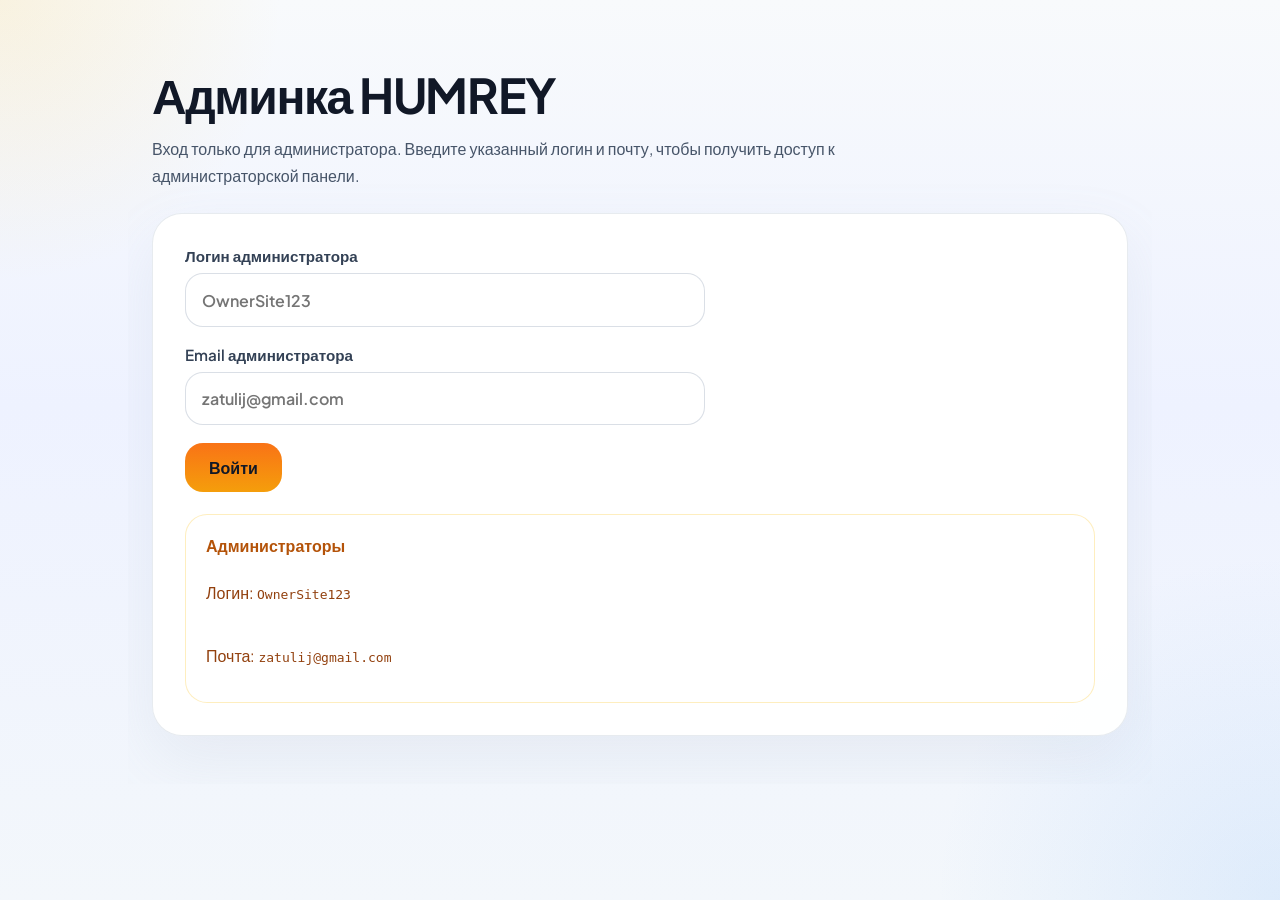
<file: admin.html>
<!DOCTYPE html>
<html lang="ru">
<head>
  <meta charset="UTF-8" />
  <meta name="viewport" content="width=device-width, initial-scale=1.0, viewport-fit=cover, user-scalable=yes" />
  <meta name="apple-mobile-web-app-capable" content="yes">
  <meta name="apple-mobile-web-app-status-bar-style" content="black-translucent">
  <title>Админка — HUMREY</title>
  <link rel="stylesheet" href="style.css" />
  <style>
    body {
      background: radial-gradient(circle at top left, rgba(251,207,98,0.18), transparent 18%), radial-gradient(circle at bottom right, rgba(96,165,250,0.14), transparent 22%), linear-gradient(180deg, #f8fafc 0%, #eef2ff 45%, #f3f7fb 100%);
      color: #111827;
      min-height: 100vh;
    }
    .admin-page {
      max-width: 1024px;
      margin: 0 auto;
      padding: 4rem 24px 3rem;
      display: grid;
      gap: 24px;
    }
    .admin-header {
      display: grid;
      gap: 10px;
    }
    .admin-header h1 {
      margin: 0;
      font-size: clamp(2rem, 4vw, 3rem);
      letter-spacing: -0.03em;
    }
    .admin-header p {
      margin: 0;
      color: #475569;
      max-width: 760px;
      line-height: 1.7;
    }
    .admin-card {
      background: rgba(255,255,255,0.95);
      border: 1px solid rgba(148,163,184,0.22);
      border-radius: 30px;
      box-shadow: 0 24px 60px rgba(148,163,184,0.12);
      padding: 32px;
      display: grid;
      gap: 22px;
    }
    .login-form {
      display: grid;
      gap: 18px;
      max-width: 520px;
    }
    .login-form label {
      display: grid;
      gap: 8px;
      color: #334155;
      font-weight: 600;
      font-size: 0.95rem;
    }
    .login-form input {
      width: 100%;
      min-height: 50px;
      padding: 0.95rem 1rem;
      border-radius: 18px;
      border: 1px solid rgba(148,163,184,0.35);
      background: #ffffff;
      color: #111827;
      font-size: 1rem;
      outline: none;
    }
    .login-form button {
      width: fit-content;
      padding: 14px 24px;
      border-radius: 18px;
      border: none;
      background: linear-gradient(180deg, #f97316 0%, #f59e0b 100%);
      color: #111827;
      font-weight: 700;
      cursor: pointer;
      transition: transform 0.2s ease;
    }
    .login-form button:hover {
      transform: translateY(-1px);
    }
    .admin-panel {
      display: none;
      gap: 18px;
    }
    .admin-panel.active {
      display: grid;
    }
    .admin-panel h2 {
      margin: 0;
      font-size: 1.85rem;
      color: #111827;
    }
    .admin-summary {
      display: grid;
      gap: 16px;
    }
    .admin-summary p {
      margin: 0;
      color: #475569;
      line-height: 1.7;
    }
    .admin-card-list {
      display: grid;
      gap: 16px;
    }
    .admin-card-list article {
      padding: 20px;
      border-radius: 24px;
      background: #f8fafc;
      border: 1px solid rgba(148,163,184,0.2);
    }
    .admin-card-list strong {
      display: block;
      margin-bottom: 8px;
      color: #111827;
      font-size: 1rem;
    }
    .admin-card-list span {
      display: block;
      color: #475569;
      line-height: 1.6;
    }
    .admin-hint {
      display: grid;
      gap: 10px;
      padding: 20px;
      border-radius: 22px;
      background: rgba(255,255,255,0.9);
      border: 1px solid rgba(252,186,3,0.25);
      color: #92400e;
    }
    .admin-hint strong {
      color: #b45309;
    }
    @media (max-width: 760px) {
      .admin-page {
        padding: 3rem 16px 2rem;
      }
      .admin-card {
        padding: 24px;
      }
    }
  </style>
</head>
<body>
  <main class="admin-page">
    <section class="admin-header">
      <h1>Админка HUMREY</h1>
      <p>Вход только для администратора. Введите указанный логин и почту, чтобы получить доступ к администраторской панели.</p>
    </section>

    <section class="admin-card">
      <form class="login-form" id="adminLoginForm">
        <label>
          Логин администратора
          <input type="text" name="login" id="adminLogin" placeholder="OwnerSite123" autocomplete="username" required />
        </label>
        <label>
          Email администратора
          <input type="email" name="email" id="adminEmail" placeholder="zatulij@gmail.com" autocomplete="email" required />
        </label>
        <button type="submit">Войти</button>
      </form>

      <div class="admin-hint">
        <strong>Администраторы</strong>
        <p>Логин: <code>OwnerSite123</code></p>
        <p>Почта: <code>zatulij@gmail.com</code></p>
      </div>
    </section>

    <section class="admin-card admin-panel" id="adminPanel">
      <h2>Панель администратора</h2>
      <div class="admin-summary">
        <p>Добро пожаловать, администратор! Здесь отображается информация о текущем администраторе и основные данные панели.</p>
      </div>
      <div class="admin-card-list">
        <article>
          <strong>Администратор</strong>
          <span>Логин: OwnerSite123</span>
          <span>Почта: zatulij@gmail.com</span>
        </article>
        <article>
          <strong>Статус</strong>
          <span>Доступ к административной панели получен.</span>
        </article>
      </div>
    </section>
  </main>

  <script>
    const ADMIN_LOGIN = 'OwnerSite123';
    const ADMIN_EMAIL = 'zatulij@gmail.com';
    const loginForm = document.getElementById('adminLoginForm');
    const adminPanel = document.getElementById('adminPanel');

    loginForm.addEventListener('submit', (event) => {
      event.preventDefault();
      const loginValue = document.getElementById('adminLogin').value.trim();
      const emailValue = document.getElementById('adminEmail').value.trim().toLowerCase();

      if (loginValue === ADMIN_LOGIN && emailValue === ADMIN_EMAIL) {
        adminPanel.classList.add('active');
        loginForm.style.display = 'none';
      } else {
        alert('Неверный логин или почта. Используйте указанные данные администратора.');
      }
    });
  </script>
</body>
</html>
</file>
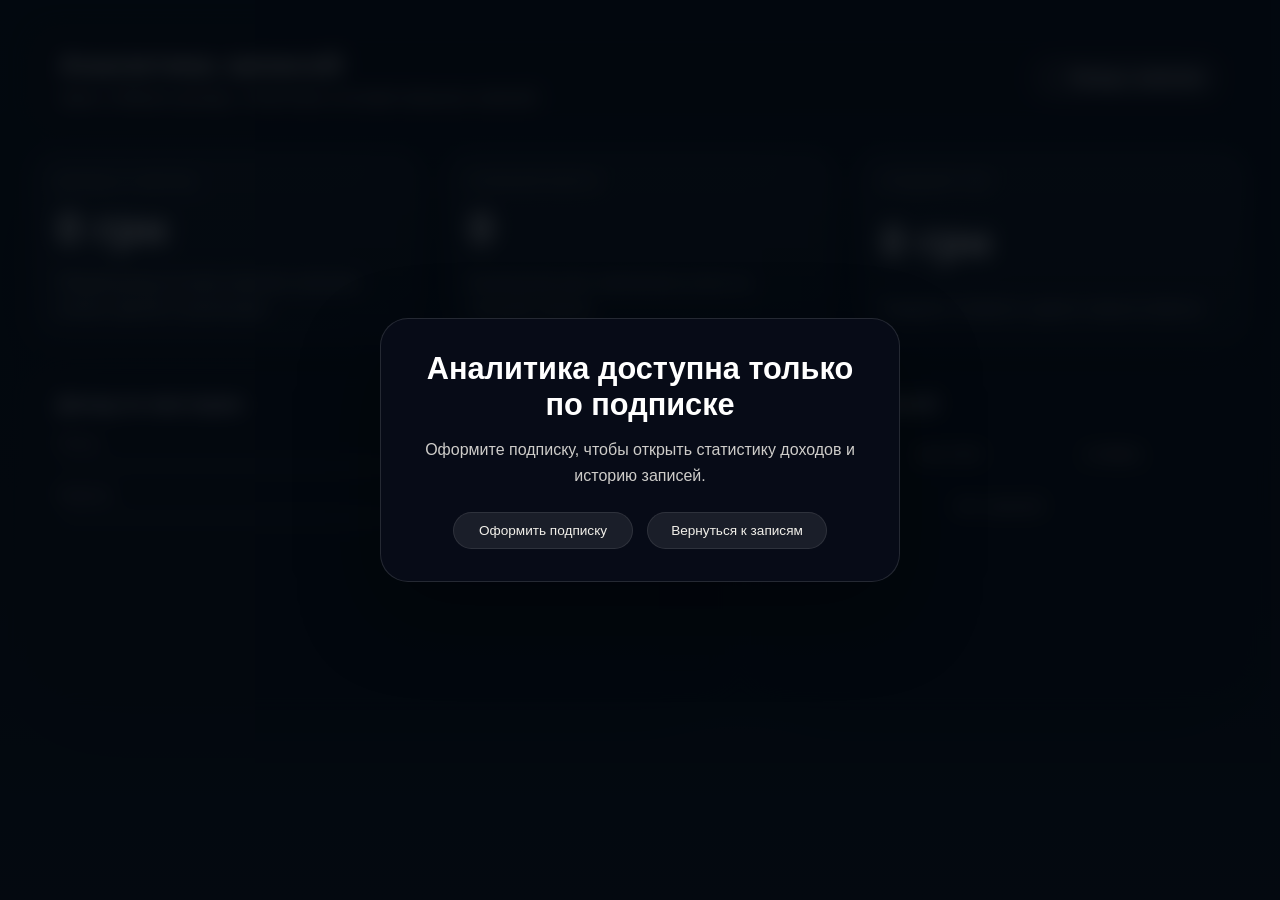
<file: analytics.html>
<!DOCTYPE html>
<html lang="ru">
<head>
  <meta charset="UTF-8" />
  <meta name="viewport" content="width=device-width, initial-scale=1.0, viewport-fit=cover, user-scalable=yes" />
  <meta name="apple-mobile-web-app-capable" content="yes">
  <meta name="apple-mobile-web-app-status-bar-style" content="black-translucent">
  <title>Аналитика записей</title>
  <style>
    * { box-sizing: border-box; }
    body { margin: 0; min-height: 100vh; font-family: 'Plus Jakarta Sans', 'Inter', sans-serif; background: linear-gradient(180deg, #08111d 0%, #0b121b 55%, #101a27 100%); color: #f1efe9; }
    a { color: inherit; text-decoration: none; }
    .page { padding: 28px 32px; display: grid; gap: 22px; }
    .topbar { display: flex; flex-wrap: wrap; align-items: center; justify-content: space-between; gap: 18px; padding: 20px 26px; background: rgba(12, 16, 24, 0.92); border: 1px solid rgba(255,255,255,0.08); border-radius: 28px; backdrop-filter: blur(12px); }
    .topbar h1 { margin: 0; font-size: clamp(1.5rem, 2.2vw, 2.2rem); letter-spacing: 0.03em; }
    .topbar .back-link { display: inline-flex; align-items: center; gap: 0.55rem; padding: 12px 18px; border-radius: 999px; background: rgba(255,255,255,0.08); border: 1px solid rgba(255,255,255,0.12); color: #fff; font-weight: 700; }
    .overview-grid { display: grid; grid-template-columns: repeat(3, minmax(220px, 1fr)); gap: 20px; }
    .overview-card { padding: 24px; border-radius: 28px; background: linear-gradient(180deg, rgba(255,255,255,0.06), rgba(255,255,255,0.03)); border: 1px solid rgba(255,255,255,0.09); box-shadow: 0 34px 90px rgba(0,0,0,0.25); min-height: 180px; display: flex; flex-direction: column; justify-content: space-between; }
    .overview-card .label { color: #c8bfae; text-transform: uppercase; letter-spacing: 0.16em; font-size: 0.78rem; margin-bottom: 14px; }
    .overview-card .value { color: #fff; font-size: clamp(2rem, 4vw, 2.8rem); font-weight: 800; margin: 0; }
    .overview-card .note { color: rgba(241,239,233,0.75); line-height: 1.6; margin: 16px 0 0; }
    .chart-grid { display: grid; grid-template-columns: 1.4fr 1fr; gap: 20px; }
    .panel { padding: 24px; border-radius: 28px; background: rgba(11, 16, 26, 0.94); border: 1px solid rgba(255,255,255,0.08); box-shadow: 0 34px 90px rgba(0,0,0,0.22); }
    .panel h2 { margin: 0 0 18px; font-size: 1.2rem; color: #fff; }
    .stat-row { display: grid; grid-template-columns: 1fr auto; align-items: center; gap: 18px; margin-bottom: 16px; }
    .stat-row:last-child { margin-bottom: 0; }
    .bar-list { display: grid; gap: 12px; }
    .bar-item { display: grid; gap: 8px; }
    .bar-title { display: flex; justify-content: space-between; color: #cfc7bd; font-size: 0.96rem; }
    .bar-track { height: 14px; border-radius: 999px; background: rgba(255,255,255,0.06); overflow: hidden; }
    .bar-fill { height: 100%; border-radius: 999px; background: linear-gradient(90deg, rgba(184,155,109,0.9), rgba(255,255,255,0.22)); }
    .table { width: 100%; border-collapse: collapse; }
    .table th, .table td { padding: 14px 16px; text-align: left; border-bottom: 1px solid rgba(255,255,255,0.08); }
    .table th { color: #c8bfae; font-size: 0.84rem; text-transform: uppercase; letter-spacing: 0.12em; }
    .table td { color: #f1efe9; font-size: 0.95rem; }
    .table tr:last-child td { border-bottom: none; }
    .pill { display: inline-flex; align-items: center; justify-content: center; padding: 10px 16px; border-radius: 999px; background: rgba(255,255,255,0.08); border: 1px solid rgba(255,255,255,0.09); color: #f1efe9; font-size: 0.85rem; }
    .panel.small { min-height: 320px; }
    .page { position: relative; }
    .page.blurred { filter: blur(10px); pointer-events: none; user-select: none; }
    .subscription-blocker { position: fixed; inset: 0; display: grid; place-items: center; background: rgba(2, 6, 12, 0.84); z-index: 50; padding: 24px; }
    .subscription-blocker.hidden { display: none; }
    .subscription-blocker__content { max-width: 520px; width: 100%; padding: 32px; border-radius: 28px; background: rgba(8, 12, 24, 0.98); border: 1px solid rgba(255,255,255,0.12); box-shadow: 0 32px 80px rgba(0,0,0,0.35); text-align: center; }
    .subscription-blocker__content h2 { margin: 0 0 14px; font-size: clamp(1.5rem, 2.4vw, 2rem); color: #ffffff; }
    .subscription-blocker__content p { margin: 0 0 24px; color: rgba(241,239,233,0.85); line-height: 1.6; }
    .subscription-blocker__actions { display: flex; flex-wrap: wrap; justify-content: center; gap: 14px; }
    .subscription-blocker__actions .pill { min-width: 180px; }
    body.light-theme { background: #f8fafc; color: #1f2937; }
    body.light-theme a { color: inherit; }
    body.light-theme .topbar { background: #ffffff; border-color: rgba(148,163,184,0.3); }
    body.light-theme .topbar .back-link { background: rgba(15,23,42,0.18); border-color: rgba(15,23,42,0.18); color: #ffffff; }
    body.light-theme .overview-card,
    body.light-theme .panel { background: #ffffff; border-color: rgba(148,163,184,0.3); box-shadow: 0 24px 60px rgba(15,23,42,0.08); }
    body.light-theme .overview-card .label,
    body.light-theme .bar-title,
    body.light-theme .table th { color: #475569; }
    body.light-theme .overview-card .value { color: #111827; }
    body.light-theme .overview-card .note,
    body.light-theme .table td { color: #6b7280; }
    body.light-theme .panel h2 { color: #111827; }
    body.light-theme .stat-row .bar-title span { color: #475569; }
    body.light-theme .bar-track { background: rgba(15,23,42,0.08); }
    body.light-theme .bar-fill { background: linear-gradient(90deg, rgba(184,155,109,0.9), rgba(249,115,22,0.55)); }
    body.light-theme .pill { background: rgba(15,23,42,0.06); border-color: rgba(15,23,42,0.12); color: #111827; }
    @media (max-width: 980px) { .overview-grid, .chart-grid { grid-template-columns: 1fr; } }
    @media (max-width: 620px) { .page { padding: 18px 16px; } }
    @media (max-width: 480px) { 
      .page { padding: 12px 12px; }
      .topbar { padding: 16px 12px; flex-direction: column; gap: 12px; }
      .topbar h1 { font-size: 1.2rem; }
      .topbar p { font-size: 0.8rem; margin: 6px 0 0 !important; }
      .overview-grid, .chart-grid { gap: 12px; }
      .panel { padding: 14px; }
      .panel h2 { font-size: 1rem; }
      .stat-row { gap: 8px; }
      .stat-row .bar-title span { font-size: 0.75rem; }
      .bar-track { height: 6px; border-radius: 3px; }
    }
    @media (max-width: 375px) {
      .page { padding: 10px 10px; }
      .topbar { padding: 12px 10px; }
      .topbar h1 { font-size: 1.1rem; }
      .panel { padding: 12px; }
    }
  </style>
</head>
<body>
  <div class="page">
    <div class="topbar">
      <div>
        <h1>Аналитика записей</h1>
        <p style="margin:8px 0 0;color:#cfc7bd;">Здесь собраны доходы, статистика и история прошлых записей.</p>
      </div>
      <a class="back-link" href="active-records.html">← Назад к записям</a>
    </div>
    <div class="overview-grid">
      <div class="overview-card">
        <span class="label">Доход за месяц</span>
        <p class="value" id="monthlyIncomeValue">0 грн</p>
        <p class="note">Общий доход по всем записям, включая оплату картой и наличными.</p>
      </div>
      <div class="overview-card">
        <span class="label">Записей всего</span>
        <p class="value" id="totalRecordsValue">0</p>
        <p class="note">Количество всех записанных услуг за текущий период.</p>
      </div>
      <div class="overview-card">
        <span class="label">Средний чек</span>
        <p class="value" id="averageCheckValue">0 грн</p>
        <p class="note">Средняя стоимость одного сеанса клиента.</p>
      </div>
    </div>
    <div class="chart-grid">
      <div class="panel">
        <h2>Доход по мастерам</h2>
        <div class="bar-list">
          <div class="bar-item">
            <div class="bar-title"><span>Ольга</span><span id="olgaValue">0 грн</span></div>
            <div class="bar-track"><div class="bar-fill" id="olgaFill" style="width:0%;"></div></div>
          </div>
          <div class="bar-item">
            <div class="bar-title"><span>Марина</span><span id="marinaValue">0 грн</span></div>
            <div class="bar-track"><div class="bar-fill" id="marinaFill" style="width:0%;"></div></div>
          </div>
        </div>
      </div>
      <div class="panel small">
        <h2>История записей</h2>
        <table class="table">
          <thead>
            <tr><th>Дата</th><th>Мастер</th><th>Сумма</th></tr>
          </thead>
          <tbody id="historyBody">
          </tbody>
        </table>
      </div>
    </div>
  </div>
  <div class="subscription-blocker hidden" id="subscriptionBlocker" aria-hidden="true">
    <div class="subscription-blocker__content">
      <h2>Аналитика доступна только по подписке</h2>
      <p>Оформите подписку, чтобы открыть статистику доходов и историю записей.</p>
      <div class="subscription-blocker__actions">
        <a class="pill subscription-pill" href="subscription.html">Оформить подписку</a>
        <a class="pill" href="active-records.html">Вернуться к записям</a>
      </div>
    </div>
  </div>
  <script>
    function loadAnalyticsRecords() {
      const saved = localStorage.getItem('salonRecords');
      return saved ? JSON.parse(saved) : [];
    }

    function formatCurrency(value) {
      return `${value} грн`;
    }

    function getAnalyticsPrice(rec) {
      return rec.service === 'Parallel (Manicure + Pedicure)' ? 1000 : (rec.price || 0);
    }

    function renderAnalytics() {
      const records = loadAnalyticsRecords();
      const totalRevenue = records.reduce((sum, rec) => sum + getAnalyticsPrice(rec), 0);
      const totalRecords = records.length;
      const averageCheck = totalRecords ? Math.round(totalRevenue / totalRecords) : 0;
      const olgaRevenue = records.filter(rec => rec.master === 'Ольга').reduce((sum, rec) => sum + getAnalyticsPrice(rec), 0);
      const marinaRevenue = records.filter(rec => rec.master === 'Марина').reduce((sum, rec) => sum + getAnalyticsPrice(rec), 0);
      const maxRevenue = Math.max(olgaRevenue, marinaRevenue, 1);

      document.getElementById('monthlyIncomeValue').textContent = formatCurrency(totalRevenue);
      document.getElementById('totalRecordsValue').textContent = totalRecords;
      document.getElementById('averageCheckValue').textContent = formatCurrency(averageCheck);
      document.getElementById('olgaValue').textContent = formatCurrency(olgaRevenue);
      document.getElementById('marinaValue').textContent = formatCurrency(marinaRevenue);
      document.getElementById('olgaFill').style.width = `${Math.round((olgaRevenue / maxRevenue) * 100)}%`;
      document.getElementById('marinaFill').style.width = `${Math.round((marinaRevenue / maxRevenue) * 100)}%`;

      const historyBody = document.getElementById('historyBody');
      if (!records.length) {
        historyBody.innerHTML = '<tr><td colspan="3" style="color:#cfc7bd; text-align:center; padding: 20px 0;">Нет записей</td></tr>';
        return;
      }

      const sortedRecords = records.slice().sort((a, b) => new Date(b.date) - new Date(a.date));
      historyBody.innerHTML = sortedRecords.map(rec => `
        <tr>
          <td>${rec.date}</td>
          <td>${rec.master}</td>
          <td>${formatCurrency(getAnalyticsPrice(rec))}</td>
        </tr>
      `).join('');
    }

    function getSavedSubscription() {
      try {
        return JSON.parse(localStorage.getItem('humraySubscription')) || null;
      } catch {
        return null;
      }
    }

    function isSubscribed() {
      const subscription = getSavedSubscription();
      if (!subscription || !subscription.expiresAt) return false;
      const expiresAt = new Date(subscription.expiresAt);
      if (isNaN(expiresAt.getTime()) || expiresAt.getTime() <= Date.now()) {
        localStorage.removeItem('humraySubscription');
        return false;
      }
      return subscription.status === 'active' || subscription.status === 'confirmed' || !subscription.status;
    }

    function updateAnalyticsAccess() {
      const page = document.querySelector('.page');
      const blocker = document.getElementById('subscriptionBlocker');
      if (isSubscribed()) {
        page.classList.remove('blurred');
        blocker.classList.add('hidden');
        blocker.setAttribute('aria-hidden', 'true');
      } else {
        page.classList.add('blurred');
        blocker.classList.remove('hidden');
        blocker.setAttribute('aria-hidden', 'false');
      }
    }

    const savedTheme = localStorage.getItem('activeRecordsTheme') || 'dark';
    if (savedTheme === 'light') {
      document.body.classList.add('light-theme');
    }

    renderAnalytics();
    updateAnalyticsAccess();
  </script>
</body>
</html>
</file>
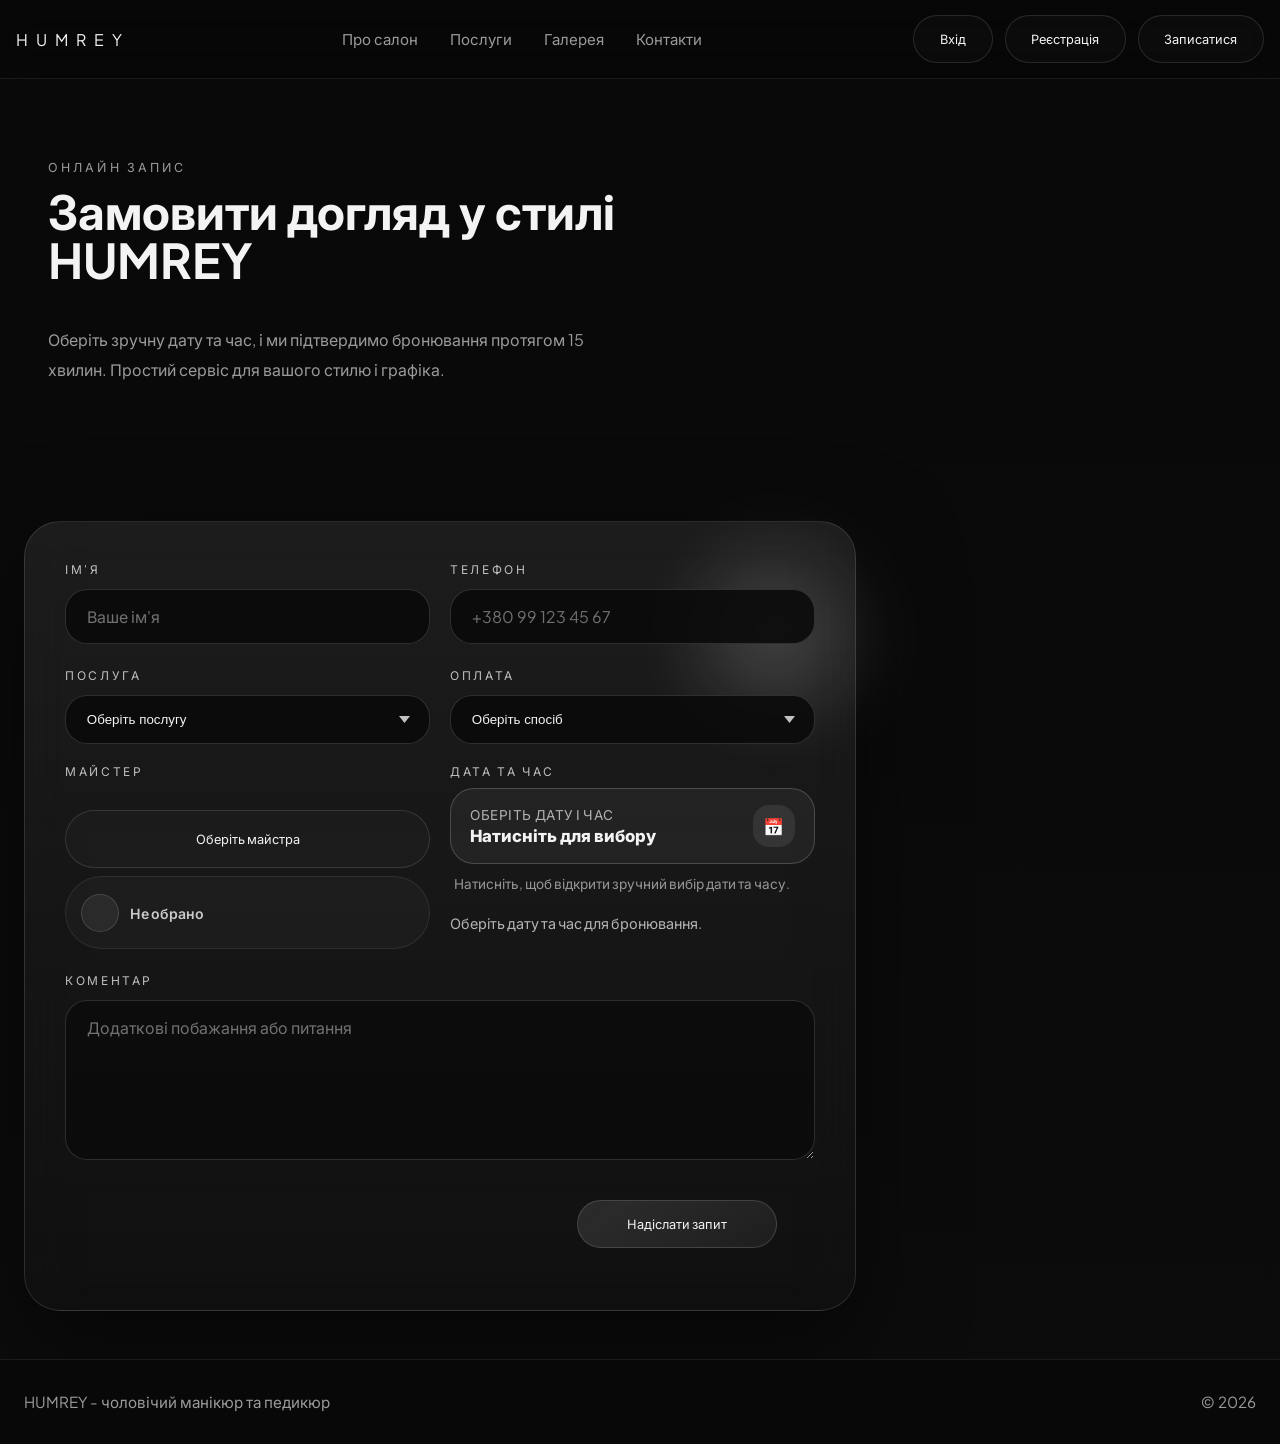
<file: booking.html>
﻿<!DOCTYPE html>
<html lang="uk">
<head>
  <meta charset="UTF-8">
  <meta name="viewport" content="width=device-width, initial-scale=1.0, viewport-fit=cover, user-scalable=yes">
  <meta name="apple-mobile-web-app-capable" content="yes">
  <meta name="apple-mobile-web-app-status-bar-style" content="black-translucent">
  <title>Онлайн запис | HUMREY</title>
  <meta name="description" content="Онлайн запис на преміальний чоловічий манікюр та педикюр у HUMREY.">
  <link rel="preconnect" href="https://fonts.googleapis.com">
  <link rel="preconnect" href="https://fonts.gstatic.com" crossorigin>
  <link href="https://fonts.googleapis.com/css2?family=Inter:wght@400;500;600;700;800&display=swap" rel="stylesheet">
  <link rel="stylesheet" href="style.css">
</head>
<body>
  <header class="topbar">
    <a class='brand' href='index.html#home'>HUMREY</a>
    <nav class="nav">
      <a href='index.html#about'>Про салон</a>
      <a href='index.html#services'>Послуги</a>
      <a href='index.html#gallery'>Галерея</a>
      <a href='index.html#contact'>Контакти</a>
    </nav>
    <div class="auth-buttons">
      <button type="button" class='button button-secondary' id="loginTrigger">Вхід</button>
      <button type="button" class='button button-secondary' id="registerTrigger">Реєстрація</button>
      <span class="user-badge hidden" id="userBadge"></span>
      <a class='button button-outline' href='booking.html'>Записатися</a>
    </div>
  </header>

  <main class="booking-page">
    <section class="section booking-intro">
      <div class="section-header">
        <span>Онлайн запис</span>
        <h2>Замовити догляд у стилі HUMREY</h2>
      </div>
      <p>Оберіть зручну дату та час, і ми підтвердимо бронювання протягом 15 хвилин. Простий сервіс для вашого стилю і графіка.</p>
    </section>

    <!-- Замените `your_form_id` на уникальный endpoint из вашей формы FormBold.
         Затем в панели FormBold подключите интеграцию Telegram (и/или Email) к этой форме. -->
    <form class="booking-form" id="bookingForm" action="https://formbold.com/s/your_form_id" method="POST" target="formboldTarget">
      <input type="hidden" name="_next" value="thank-you.html">
      <div class="form-row">
        <div class="form-group">
          <label for="name">Ім'я</label>
          <input class="form-control" type="text" id="name" name="name" placeholder="Ваше ім'я" required>
        </div>
        <div class="form-group">
          <label for="phone">Телефон</label>
          <input class="form-control" type="tel" id="phone" name="phone" placeholder="+380 99 123 45 67" required>
        </div>
      </div>

      <div class="form-row">
        <div class="form-group">
          <label for="service">Послуга</label>
          <select class="form-control" id="service" name="service" required>
            <option value="">Оберіть послугу</option>
            <option>Parallel (Manicure + Pedicure)</option>
            <option>Манікюр Standard</option>
            <option>Манікюр SPA</option>
            <option>SPA догляд для рук</option>
            <option>Частковий манікюр</option>
            <option>Педикюр Standard</option>
            <option>Педикюр SPA</option>
            <option>SPA догляд для ніг</option>
            <option>Частковий педикюр</option>
            <option>Педикюр подологічний</option>
          </select>
        </div>
        <div class="form-group">
          <label for="payment">Оплата</label>
          <select class="form-control" id="payment" name="payment" required>
            <option value="">Оберіть спосіб</option>
            <option value="cash">Готівка</option>
            <option value="card">Картка</option>
          </select>
        </div>
        <div class="form-group">
          <label>Майстер</label>
          <div class="master-select">
            <button type="button" class="button button-outline" id="selectMasterButton">Оберіть майстра</button>
            <div class="selected-master selected-master-placeholder" id="selectedMasterLabel" aria-live="polite">
              <span class="selected-master-icon" aria-hidden="true"></span>
              <span class="selected-master-text">Не обрано</span>
            </div>
          </div>
          <input type="hidden" id="masterInput" name="master" value="">
        </div>
        <div class="date-time-group">
          <div class="form-group date-time-picker-group">
            <label for="dateDisplay">Дата та час</label>
            <button type="button" class="date-picker-button" id="dateDisplay" aria-haspopup="dialog" aria-expanded="false">
              <span class="date-picker-content">
                <span class="date-picker-label">Оберіть дату і час</span>
                <span class="date-picker-value" id="dateDisplayValue">Натисніть для вибору</span>
              </span>
              <span class="date-picker-icon">📅</span>
            </button>
            <input type="hidden" id="date" name="date" required>
            <select class="time-select-hidden" id="time" name="time" required>
              <option value="">Оберіть час</option>
              <option>10:00</option>
              <option>11:00</option>
              <option>12:00</option>
              <option>13:00</option>
              <option>14:00</option>
              <option>15:00</option>
              <option>16:00</option>
              <option>17:00</option>
              <option>18:00</option>
              <option>19:00</option>
              <option>20:00</option>
              <option>21:00</option>
            </select>
            <span class="date-picker-helper">Натисніть, щоб відкрити зручний вибір дати та часу.</span>
            <p class="slot-note">Оберіть дату та час для бронювання.</p>
          </div>
        </div>
      </div>

      <div class="form-group">
        <label for="notes">Коментар</label>
        <textarea class="form-control" id="notes" name="notes" placeholder="Додаткові побажання або питання"></textarea>
      </div>
      <div class="form-actions">
        <button id="bookingSubmit" class="button button-primary" type="submit">Надіслати запит</button>
        <span class="form-notice" id="formNotice"></span>
      </div>
      <div class="form-success-message hidden" id="formSuccessMessage">Дякуємо! Ваша заявка отримана. Наші майстри готуються зустріти вас та підтвердять час найближчим часом.</div>
    </form>
    <iframe name="formboldTarget" style="display:none;" aria-hidden="true"></iframe>
  </main>

  <div class="date-time-picker-overlay hidden" id="dateTimePickerOverlay" aria-hidden="true">
    <div class="date-time-picker-card" role="dialog" aria-modal="true" aria-labelledby="pickerTitle">
      <div class="picker-header">
        <div>
          <span class="picker-pretitle">Оберіть дату та час</span>
          <h3 id="pickerTitle">Календар</h3>
        </div>
        <button type="button" class="button button-outline picker-close" id="closeDateTimePicker">×</button>
      </div>
      <div class="calendar-panel">
        <div class="calendar-topbar">
          <button type="button" class="button button-secondary calendar-nav" id="prevMonth">‹</button>
          <div class="calendar-title">
            <span id="calendarMonth"></span>
            <input type="number" id="calendarYear" class="calendar-year-input" min="1900" step="1" aria-label="Рік">
          </div>
          <button type="button" class="button button-secondary calendar-nav" id="nextMonth">›</button>
        </div>
        <div class="calendar-grid" id="calendarGrid"></div>
      </div>
      <div class="time-panel">
        <div class="picker-section-title">Час</div>
        <div class="time-slots" id="timeSlots"></div>
        <div class="picker-info-box hidden" id="pickerInfoBox"></div>
        <div class="availability-alert hidden" id="availabilityAlert"></div>
      </div>
      <div class="picker-actions">
        <button type="button" class="button button-secondary" id="clearDateTime">Очистити</button>
        <button type="button" class="button button-primary" id="confirmDateTime" disabled>Підтвердити</button>
      </div>
    </div>
  </div>

  <div class="auth-overlay hidden" id="masterModal">
    <div class="auth-modal">
      <button type="button" class="auth-close" id="closeMasterModal">×</button>
      <h3>Оберіть майстра</h3>
      <div class="master-options">
        <button type="button" class="button button-secondary master-option" data-master="Марина" aria-pressed="false">
          <span class="master-avatar"><img src="images/MarinaMaster.png" alt="Марина"></span>
          <span>Марина</span>
        </button>
        <button type="button" class="button button-secondary master-option" data-master="Ольга" aria-pressed="false">
          <span class="master-avatar"><img src="images/olgamaster.png" alt="Ольга"></span>
          <span>Ольга</span>
        </button>
      </div>
    </div>
  </div>

  <div class="auth-overlay hidden" id="authModal" aria-hidden="true">
    <div class="auth-modal">
      <button type="button" class="auth-close" id="closeAuthModal">×</button>
      <div class="auth-tabs">
        <button type="button" class="auth-tab active" id="loginTab">Вхід</button>
        <button type="button" class="auth-tab" id="registerTab">Реєстрація</button>
      </div>
      <div class="auth-content">
        <form id="loginForm" class="auth-form">
          <h3>Увійти</h3>
          <div class="form-group">
            <label for="loginUsername">Логін</label>
            <input class="form-control" type="text" id="loginUsername" name="loginUsername" placeholder="Ваш логін" required>
          </div>
          <div class="form-group">
            <label for="loginPassword">Пароль</label>
            <div class="password-field">
              <input class="form-control" type="password" id="loginPassword" name="loginPassword" placeholder="••••••••" required>
              <button type="button" class="password-toggle" data-target="loginPassword" aria-label="Показати пароль">
                <span class="password-toggle-box"></span>
                <span class="password-toggle-label">Показати пароль</span>
                <span class="password-toggle-icon">👁</span>
              </button>
            </div>
          </div>
          <button class="button button-primary" type="submit">Увійти</button>
        </form>
        <form id="registerForm" class="auth-form hidden">
          <h3>Реєстрація</h3>
          <div class="form-group">
            <label for="registerLogin">Логін</label>
            <input class="form-control" type="text" id="registerLogin" name="registerLogin" placeholder="Ваш логін" required>
          </div>
          <div class="form-group">
            <label for="registerEmail">Email</label>
            <input class="form-control" type="email" id="registerEmail" name="registerEmail" placeholder="example@mail.com" required>
          </div>
          <div class="form-group">
            <label for="registerPassword">Пароль</label>
            <div class="password-field">
              <input class="form-control" type="password" id="registerPassword" name="registerPassword" placeholder="••••••••" required>
              <button type="button" class="password-toggle" data-target="registerPassword" aria-label="Показати пароль">
                <span class="password-toggle-box"></span>
                <span class="password-toggle-label">Показати пароль</span>
                <span class="password-toggle-icon">👁</span>
              </button>
            </div>
          </div>
          <div class="form-group">
            <label for="registerConfirm">Підтвердження пароля</label>
            <div class="password-field">
              <input class="form-control" type="password" id="registerConfirm" name="registerConfirm" placeholder="••••••••" required>
              <button type="button" class="password-toggle" data-target="registerConfirm" aria-label="Показати пароль">
                <span class="password-toggle-box"></span>
                <span class="password-toggle-label">Показати пароль</span>
                <span class="password-toggle-icon">👁</span>
              </button>
            </div>
          </div>
          <button class="button button-primary" type="submit">Зареєструватися</button>
        </form>
      </div>
      <p class="auth-message" id="authMessage"></p>
    </div>
  </div>

  <div class="auth-overlay hidden" id="profileModal" aria-hidden="true">
    <div class="auth-modal">
      <button type="button" class="auth-close" id="closeProfileModal">×</button>
      <h3>Профіль</h3>
      <p class="profile-summary" id="profileSummary">Тут відображається ваш акаунт.</p>
      <div class="profile-actions">
        <button type="button" class="button button-secondary hidden" id="adminAddButton">Додати адміністратора</button>
        <button type="button" class="button button-secondary hidden" id="adminActiveRecordsButton">Активні записи</button>
        <button type="button" class="button button-secondary hidden" id="adminSubscriptionButton">Підтвердження підписки</button>
        <button type="button" class="button button-danger" id="profileLogout">Вийти</button>
      </div>
    </div>
  </div>

  <div class="confirm-overlay hidden" id="subscriptionConfirmOverlay" aria-hidden="true">
    <div class="confirm-card" role="dialog" aria-modal="true" aria-labelledby="confirmTitle" aria-describedby="confirmMessage">
      <h2 id="confirmTitle">Підтвердження підписки</h2>
      <p id="confirmMessage">Ви дійсно хочете перейти до підтвердження підписки? Тут можна переглянути статус оплати та очікування підтвердження.</p>
      <div class="confirm-actions">
        <button class="button button-secondary" type="button" id="cancelSubscriptionConfirm">Відміна</button>
        <button class="button button-primary" type="button" id="proceedSubscriptionConfirm">Перейти</button>
      </div>
    </div>
  </div>

  <footer class="footer">
    <span>HUMREY - чоловічий манікюр та педикюр</span>
    <span>© 2026</span>
  </footer>

  <script>
    document.addEventListener('DOMContentLoaded', function() {
      const loginTrigger = document.getElementById('loginTrigger');
      const registerTrigger = document.getElementById('registerTrigger');
      const userBadge = document.getElementById('userBadge');
      const authModal = document.getElementById('authModal');
      const closeAuthModal = document.getElementById('closeAuthModal');
      const loginTab = document.getElementById('loginTab');
      const registerTab = document.getElementById('registerTab');
      const loginForm = document.getElementById('loginForm');
      const registerForm = document.getElementById('registerForm');
      const authMessage = document.getElementById('authMessage');
      const loginUsername = document.getElementById('loginUsername');
      const loginPassword = document.getElementById('loginPassword');
      const registerLogin = document.getElementById('registerLogin');
      const registerEmail = document.getElementById('registerEmail');
      const registerPassword = document.getElementById('registerPassword');
      const registerConfirm = document.getElementById('registerConfirm');
      const profileModal = document.getElementById('profileModal');
      const closeProfileButton = document.getElementById('closeProfileModal');
      const profileSummary = document.getElementById('profileSummary');
      const profileLogout = document.getElementById('profileLogout');
      const adminAddButton = document.getElementById('adminAddButton');
      const adminActiveRecordsButton = document.getElementById('adminActiveRecordsButton');
      const adminSubscriptionButton = document.getElementById('adminSubscriptionButton');
      const subscriptionConfirmOverlay = document.getElementById('subscriptionConfirmOverlay');
      const cancelSubscriptionConfirm = document.getElementById('cancelSubscriptionConfirm');
      const proceedSubscriptionConfirm = document.getElementById('proceedSubscriptionConfirm');
      const passwordToggles = document.querySelectorAll('.password-toggle');

      const storageUsersKey = 'humreyUsers';
      const storageCurrentUserKey = 'humreyCurrentUser';

      const getUsers = () => {
        const saved = localStorage.getItem(storageUsersKey);
        if (!saved) return [];
        try {
          return JSON.parse(saved);
        } catch {
          localStorage.removeItem(storageUsersKey);
          return [];
        }
      };

      const saveUsers = users => {
        localStorage.setItem(storageUsersKey, JSON.stringify(users));
      };

      const normalizeValue = value => String(value || '').trim().toLowerCase();
      const getCurrentUserLogin = () => localStorage.getItem(storageCurrentUserKey);
      const getCurrentUserObj = () => {
        const currentValue = getCurrentUserLogin();
        if (!currentValue) return null;
        const lookup = normalizeValue(currentValue);
        const users = getUsers();
        const user = users.find(user => normalizeValue(user.login) === lookup || normalizeValue(user.email) === lookup) || null;
        if (user && !user.role) {
          user.role = normalizeValue(user.login) === 'ownersite123' ? 'admin' : 'user';
        }
        if (!user && lookup === 'ownersite123') {
          return { login: 'OwnerSite123', email: 'osnovnoyakk678@gmail.com', role: 'admin' };
        }
        return user;
      };
      const isAdminUser = () => {
        const currentUser = getCurrentUserObj();
        return !!currentUser && (normalizeValue(currentUser.login) === 'ownersite123' || currentUser.role === 'admin');
      };
      const setCurrentUser = login => localStorage.setItem(storageCurrentUserKey, login);
      const clearCurrentUser = () => localStorage.removeItem(storageCurrentUserKey);

      const initPasswordToggles = () => {
        passwordToggles.forEach(toggle => {
          const targetInput = document.getElementById(toggle.dataset.target);
          if (!targetInput) return;
          const icon = toggle.querySelector('.password-toggle-icon');
          const label = toggle.querySelector('.password-toggle-label');
          toggle.addEventListener('click', event => {
            event.preventDefault();
            event.stopPropagation();
            const isHidden = targetInput.type === 'password';
            targetInput.type = isHidden ? 'text' : 'password';
            if (icon) icon.textContent = isHidden ? '🙈' : '👁';
            if (label) label.textContent = isHidden ? 'Сховати пароль' : 'Показати пароль';
            toggle.setAttribute('aria-label', isHidden ? 'Сховати пароль' : 'Показати пароль');
          });
        });
      };

      const syncStorageState = event => {
        if (!event.key) return;
        if (['humreyUsers', 'humreyCurrentUser'].includes(event.key)) {
          updateAuthState();
        }
      };

      window.addEventListener('storage', syncStorageState);

      const openProfileModal = () => {
        const currentUser = getCurrentUserObj();
        const adminVisible = isAdminUser();
        profileSummary.textContent = currentUser
          ? `Ви в системі як ${currentUser.login}${adminVisible ? ' (Адмін)' : ''}`
          : 'Ви не ввійшли в акаунт.';
        setVisible(adminAddButton, adminVisible);
        setVisible(adminActiveRecordsButton, adminVisible);
        setVisible(adminSubscriptionButton, adminVisible);
        profileModal.classList.remove('hidden');
        profileModal.setAttribute('aria-hidden', 'false');
      };

      const closeProfileModal = () => {
        profileModal.classList.add('hidden');
        profileModal.setAttribute('aria-hidden', 'true');
      };

      const openSubscriptionConfirm = () => {
        subscriptionConfirmOverlay.classList.remove('hidden');
        subscriptionConfirmOverlay.setAttribute('aria-hidden', 'false');
      };

      const closeSubscriptionConfirm = () => {
        subscriptionConfirmOverlay.classList.add('hidden');
        subscriptionConfirmOverlay.setAttribute('aria-hidden', 'true');
      };

      const showMessage = (message, type = 'error') => {
        authMessage.textContent = message;
        authMessage.className = 'auth-message ' + type;
      };

      const openModal = mode => {
        authModal.classList.remove('hidden');
        authModal.setAttribute('aria-hidden', 'false');
        if (mode === 'register') {
          loginForm.classList.add('hidden');
          registerForm.classList.remove('hidden');
          loginTab.classList.remove('active');
          registerTab.classList.add('active');
        } else {
          loginForm.classList.remove('hidden');
          registerForm.classList.add('hidden');
          loginTab.classList.add('active');
          registerTab.classList.remove('active');
        }
        showMessage('');
      };

      const closeModal = () => {
        authModal.classList.add('hidden');
        authModal.setAttribute('aria-hidden', 'true');
      };

      const setVisible = (element, visible) => {
        if (!element) return;
        if (visible) {
          element.classList.remove('hidden');
          element.style.display = '';
        } else {
          element.classList.add('hidden');
          element.style.display = 'none';
        }
      };

      const updateAuthState = () => {
        const currentUser = getCurrentUserObj();
        console.log('Auth state update current user:', currentUser ? currentUser.login : null);
        if (currentUser) {
          userBadge.textContent = 'Привіт, ' + currentUser.login + (isAdminUser() ? ' (Адмін)' : '');
        } else {
          userBadge.textContent = '';
        }
        setVisible(userBadge, !!currentUser);
        setVisible(loginTrigger, !currentUser);
        setVisible(registerTrigger, !currentUser);
      };

      loginTrigger.addEventListener('click', () => openModal('login'));
      registerTrigger.addEventListener('click', () => openModal('register'));
      closeAuthModal.addEventListener('click', closeModal);
      closeProfileButton.addEventListener('click', closeProfileModal);
      authModal.addEventListener('click', event => {
        if (event.target === authModal) {
          closeModal();
        }
      });
      profileModal.addEventListener('click', event => {
        if (event.target === profileModal) {
          closeProfileModal();
        }
      });
      loginTab.addEventListener('click', () => openModal('login'));
      registerTab.addEventListener('click', () => openModal('register'));
      userBadge.addEventListener('click', openProfileModal);
      closeProfileButton.addEventListener('click', closeProfileModal);
      profileModal.addEventListener('click', event => {
        if (event.target === profileModal) {
          closeProfileModal();
        }
      });
      adminAddButton.addEventListener('click', () => {
        const login = prompt('Логін нового адміністратора', 'OwnerSite123');
        if (!login) return;
        const email = prompt('Email адміністратора', 'osnovnoyakk678@gmail.com');
        if (!email) return;
        const users = getUsers();
        const normalizedLogin = normalizeValue(login);
        const normalizedEmail = normalizeValue(email);
        if (users.some(item => normalizeValue(item.login) === normalizedLogin || normalizeValue(item.email) === normalizedEmail)) {
          alert('Користувач з таким логіном або email вже існує.');
          return;
        }
        users.push({ login: login, email: normalizedEmail, password: 'admin123', role: 'admin' });
        saveUsers(users);
        alert('Новий адміністратор додано.\nЛогін: ' + login + '\nПароль: admin123');
      });
      adminActiveRecordsButton.addEventListener('click', () => {
        window.location.href = 'active-records.html';
      });
      adminSubscriptionButton.addEventListener('click', () => {
        closeProfileModal();
        openSubscriptionConfirm();
      });
      cancelSubscriptionConfirm.addEventListener('click', closeSubscriptionConfirm);
      proceedSubscriptionConfirm.addEventListener('click', () => {
        closeSubscriptionConfirm();
        window.location.href = 'subscription.html';
      });
      subscriptionConfirmOverlay.addEventListener('click', event => {
        if (event.target === subscriptionConfirmOverlay) {
          closeSubscriptionConfirm();
        }
      });
      profileLogout.addEventListener('click', () => {
        clearCurrentUser();
        updateAuthState();
        closeProfileModal();
        showMessage('Ви вийшли з акаунту.', 'success');
      });

      initPasswordToggles();

      loginForm.addEventListener('submit', event => {
        event.preventDefault();
        const loginValue = normalizeValue(loginUsername.value);
        const password = loginPassword.value;
        if (!loginValue || !password) {
          showMessage('Введіть логін або email та пароль.');
          return;
        }

        const users = getUsers();
        const user = users.find(item => normalizeValue(item.login) === loginValue || normalizeValue(item.email) === loginValue);
        if (!user || user.password !== password) {
          showMessage('Невірний логін або пароль. Перевірте, чи правильно ввели дані.');
          return;
        }

        setCurrentUser(user.login);
        updateAuthState();
        loginForm.reset();
        registerForm.reset();
        closeModal();
        showMessage('Ви успішно увійшли в акаунт.', 'success');
      });

      registerForm.addEventListener('submit', event => {
        event.preventDefault();
        const loginValue = registerLogin.value.trim();
        const emailValue = normalizeValue(registerEmail.value);
        const password = registerPassword.value;
        const confirmPassword = registerConfirm.value;

        if (!loginValue || !emailValue || !password || !confirmPassword) {
          showMessage('Заповніть усі поля реєстрації.');
          return;
        }
        if (password !== confirmPassword) {
          showMessage('Паролі не співпадають.');
          return;
        }

        const users = getUsers();
        if (users.some(item => normalizeValue(item.login) === normalizeValue(loginValue))) {
          showMessage('Такий логін вже існує. Виберіть інший.');
          return;
        }
        if (users.some(item => normalizeValue(item.email) === emailValue)) {
          showMessage('Така пошта вже зареєстрована.');
          return;
        }
        const role = normalizeValue(loginValue) === 'ownersite123' ? 'admin' : 'user';
        users.push({ login: loginValue, email: emailValue, password, role });
        saveUsers(users);
        setCurrentUser(loginValue);
        updateAuthState();
        loginForm.reset();
        registerForm.reset();
        closeModal();
        showMessage('Реєстрація пройшла успішно.', 'success');
      });

      updateAuthState();
    });
  </script>

  <script>
    document.addEventListener('DOMContentLoaded', function() {
      const form = document.getElementById('bookingForm');
      const successMessage = document.getElementById('formSuccessMessage');
      const submitButton = form.querySelector('button[type="submit"]');
      const notice = document.getElementById('formNotice');
      const dateInput = document.getElementById('date');
      const dateDisplay = document.getElementById('dateDisplay');
      const dateDisplayValue = document.getElementById('dateDisplayValue');
      const datePreview = document.getElementById('datePreview');
      const timePreview = document.getElementById('timePreview');
      const timeSelect = document.getElementById('time');
      const pickerOverlay = document.getElementById('dateTimePickerOverlay');
      const closeDateTimePicker = document.getElementById('closeDateTimePicker');
      const prevMonth = document.getElementById('prevMonth');
      const nextMonth = document.getElementById('nextMonth');
      const calendarMonth = document.getElementById('calendarMonth');
      const calendarYear = document.getElementById('calendarYear');
      const calendarGrid = document.getElementById('calendarGrid');
      const timeSlots = document.getElementById('timeSlots');
      const confirmDateTime = document.getElementById('confirmDateTime');
      const clearDateTime = document.getElementById('clearDateTime');
      const slotNote = document.querySelector('.slot-note');
      const availabilityAlert = document.getElementById('availabilityAlert');
      const pickerInfoBox = document.getElementById('pickerInfoBox');
      const setAvailabilityAlert = message => {
        if (!availabilityAlert) return;
        if (message) {
          availabilityAlert.textContent = message;
          availabilityAlert.classList.remove('hidden');
        } else {
          availabilityAlert.textContent = '';
          availabilityAlert.classList.add('hidden');
        }
      };
      const setPickerInfo = message => {
        if (!pickerInfoBox) return;
        if (message) {
          pickerInfoBox.textContent = message;
          pickerInfoBox.classList.remove('hidden');
        } else {
          pickerInfoBox.textContent = '';
          pickerInfoBox.classList.add('hidden');
        }
      };
      const availableTimes = ['10:00', '11:00', '12:00', '13:00', '14:00', '15:00', '16:00', '17:00', '18:00', '19:00', '20:00', '21:00'];
      const storageKey = 'humreyBookings';

      let pickerMonth = new Date().getMonth();
      let pickerYear = new Date().getFullYear();
      let selectedDate = null;
      let selectedTime = '';

      const weekdayLabels = ['Пн', 'Вт', 'Ср', 'Чт', 'Пт', 'Сб', 'Нд'];

      const formatDisplayDate = value => {
        if (!value) return '';
        const [year, month, day] = value.split('-');
        return `${day}.${month}.${year}`;
      };

      const updatePreviewText = () => {
        if (datePreview) {
          datePreview.textContent = selectedDate ? `Обрана дата: ${formatDisplayDate(selectedDate)}` : 'Оберіть дату та час в зручному вікні.';
        }
        if (timePreview) {
          timePreview.textContent = selectedTime ? `Обраний час: ${selectedTime}` : 'Оберіть час';
        }
        dateDisplayValue.textContent = selectedDate && selectedTime ? `${formatDisplayDate(selectedDate)} · ${selectedTime}` : 'Натисніть для вибору';
      };

      const openPicker = () => {
        pickerOverlay.classList.remove('hidden');
        pickerOverlay.setAttribute('aria-hidden', 'false');
        dateDisplay.setAttribute('aria-expanded', 'true');
        renderCalendar();
        renderTimeSlots();
        confirmDateTime.disabled = !selectedDate || !selectedTime;
      };

      const closePicker = () => {
        pickerOverlay.classList.add('hidden');
        pickerOverlay.setAttribute('aria-hidden', 'true');
        dateDisplay.setAttribute('aria-expanded', 'false');
      };

      const getDaysInMonth = (year, month) => new Date(year, month + 1, 0).getDate();

      const getFirstWeekday = (year, month) => {
        const raw = new Date(year, month, 1).getDay();
        return raw === 0 ? 6 : raw - 1;
      };

      const renderCalendar = () => {
        calendarMonth.textContent = new Date(pickerYear, pickerMonth).toLocaleString('uk-UA', { month: 'long' });
        calendarYear.value = pickerYear;
        calendarGrid.innerHTML = '';

        weekdayLabels.forEach(day => {
          const cell = document.createElement('div');
          cell.className = 'calendar-weekday';
          cell.textContent = day;
          calendarGrid.appendChild(cell);
        });

        const today = new Date();
        const firstDayIndex = getFirstWeekday(pickerYear, pickerMonth);
        const daysInMonth = getDaysInMonth(pickerYear, pickerMonth);

        for (let i = 0; i < firstDayIndex; i++) {
          const emptyCell = document.createElement('div');
          emptyCell.className = 'calendar-day disabled';
          calendarGrid.appendChild(emptyCell);
        }

        for (let day = 1; day <= daysInMonth; day++) {
          const dateValue = `${pickerYear}-${String(pickerMonth + 1).padStart(2, '0')}-${String(day).padStart(2, '0')}`;
          const dateButton = document.createElement('button');
          dateButton.type = 'button';
          dateButton.className = 'calendar-day';
          dateButton.textContent = day;
          const itemDate = new Date(pickerYear, pickerMonth, day);

          if (itemDate < new Date(today.getFullYear(), today.getMonth(), today.getDate())) {
            dateButton.classList.add('disabled');
            dateButton.disabled = true;
          }

          if (selectedDate === dateValue) {
            dateButton.classList.add('selected');
          }

          if (itemDate.getDate() === today.getDate() && itemDate.getMonth() === today.getMonth() && itemDate.getFullYear() === today.getFullYear()) {
            dateButton.classList.add('today');
          }

          dateButton.addEventListener('click', () => {
            selectedDate = dateValue;
            selectedTime = '';
            dateInput.value = dateValue;
            updateTimeOptions();
            renderCalendar();
            renderTimeSlots();
            updatePreviewText();
            confirmDateTime.disabled = !selectedDate || !selectedTime;
          });

          calendarGrid.appendChild(dateButton);
        }
      };

      const renderTimeSlots = () => {
        timeSlots.innerHTML = '';
        const today = new Date();
        const todayString = `${today.getFullYear()}-${String(today.getMonth() + 1).padStart(2, '0')}-${String(today.getDate()).padStart(2, '0')}`;
        const isToday = selectedDate === todayString;
        const minBookTime = new Date(today.getTime() + 60 * 60 * 1000);
        let hasTooSoonSlot = false;

        availableTimes.forEach(time => {
          const button = document.createElement('button');
          button.type = 'button';
          button.className = 'time-slot';
          button.textContent = time;
          const [hour, minute] = time.split(':').map(Number);

          const slotDate = new Date(`${selectedDate}T${String(hour).padStart(2, '0')}:${String(minute).padStart(2, '0')}:00`);
          const isTooSoon = isToday && slotDate < minBookTime;
          if (isTooSoon) {
            hasTooSoonSlot = true;
          }

          if (!selectedDate || isTooSoon || isMasterUnavailableOnDate(masterInput.value, selectedDate)) {
            button.disabled = true;
            button.classList.add('disabled');
          }

          if (selectedTime === time) {
            button.classList.add('selected');
          }

          button.addEventListener('click', () => {
            selectedTime = time;
            timeSelect.disabled = false;
            timeSelect.value = time;
            renderTimeSlots();
            updatePreviewText();
            confirmDateTime.disabled = false;
            confirmDateTime.removeAttribute('disabled');
          });

          timeSlots.appendChild(button);
        });

        const isBlockedByMaster = selectedDate && isMasterUnavailableOnDate(masterInput.value, selectedDate);
        if (isToday && hasTooSoonSlot && !isBlockedByMaster) {
          setPickerInfo('Запис доступний мінімум за 1 годину до початку обраного часу.');
        } else {
          setPickerInfo('');
        }

        confirmDateTime.disabled = !selectedDate || !selectedTime;
      };

      const updateDisplayFromSelection = () => {
        updatePreviewText();
        if (!selectedDate) {
          dateDisplayValue.textContent = 'Натисніть для вибору';
        }
      };

      const clearSelection = () => {
        selectedDate = null;
        selectedTime = '';
        dateInput.value = '';
        timeSelect.value = '';
        renderCalendar();
        renderTimeSlots();
        updatePreviewText();
        confirmDateTime.disabled = true;
        setPickerInfo('');
      };

      dateDisplay.addEventListener('click', openPicker);
      dateDisplay.addEventListener('keydown', event => {
        if (event.key === 'Enter' || event.key === ' ') {
          event.preventDefault();
          openPicker();
        }
      });

      closeDateTimePicker.addEventListener('click', closePicker);
      pickerOverlay.addEventListener('click', event => {
        if (event.target === pickerOverlay) {
          closePicker();
        }
      });

      prevMonth.addEventListener('click', () => {
        pickerMonth = pickerMonth === 0 ? 11 : pickerMonth - 1;
        if (pickerMonth === 11) pickerYear -= 1;
        renderCalendar();
      });

      nextMonth.addEventListener('click', () => {
        pickerMonth = pickerMonth === 11 ? 0 : pickerMonth + 1;
        if (pickerMonth === 0) pickerYear += 1;
        renderCalendar();
      });

      calendarYear.addEventListener('change', () => {
        const value = Number(calendarYear.value);
        if (!Number.isNaN(value) && value >= 1900) {
          pickerYear = value;
          renderCalendar();
        }
      });

      clearDateTime.addEventListener('click', clearSelection);

      confirmDateTime.addEventListener('click', () => {
        if (!selectedDate || !selectedTime) return;
        updateDisplayFromSelection();
        if (slotNote) {
          slotNote.textContent = `Вільні часи для ${formatDisplayDate(selectedDate)} показані в списку.`;
        }
        closePicker();
      });

      updateDisplayFromSelection();

      const getStoredBookings = () => {
        try {
          return JSON.parse(localStorage.getItem(storageKey) || '[]');
        } catch {
          return [];
        }
      };

      const saveBooking = booking => {
        const bookings = getStoredBookings();
        bookings.push(booking);
        localStorage.setItem(storageKey, JSON.stringify(bookings));
      };

      const saveBookedSlot = (date, time) => {
        const bookings = getStoredBookings();
        bookings.push({ date, time });
        localStorage.setItem(storageKey, JSON.stringify(bookings));
      };

      const PARALLEL_SERVICE = 'Parallel (Manicure + Pedicure)';

      const servicePrices = {
        'Parallel (Manicure + Pedicure)': 2200,
        'Манікюр Standard': 850,
        'Манікюр SPA': 1200,
        'SPA догляд для рук': 900,
        'Частковий манікюр': 650,
        'Педикюр Standard': 1100,
        'Педикюр SPA': 1400,
        'SPA догляд для ніг': 1150,
        'Частковий педикюр': 700,
        'Педикюр подологічний': 1300
      };

      const getServicePrice = service => servicePrices[service] || 0;

      const saveSalonRecord = booking => {
        const salonRecordsKey = 'salonRecords';
        const savedRecords = JSON.parse(localStorage.getItem(salonRecordsKey) || '[]');
        const createRecord = (master) => ({
          id: Date.now() + Math.floor(Math.random() * 1000),
          client: booking.name,
          phone: booking.phone,
          master,
          service: booking.service,
          price: getServicePrice(booking.service),
          payment: booking.payment,
          date: booking.date,
          time: booking.time,
          duration: booking.duration || '',
          status: 'Записано'
        });

        if (booking.service === PARALLEL_SERVICE) {
          savedRecords.push(createRecord('Ольга'));
          savedRecords.push(createRecord('Марина'));
        } else {
          savedRecords.push(createRecord(booking.master));
        }

        localStorage.setItem(salonRecordsKey, JSON.stringify(savedRecords));
      };

      const getBookedSlots = () => {
        const bookingSlots = getStoredBookings().map(booking => ({ date: booking.date, time: booking.time }));
        const salonRecords = JSON.parse(localStorage.getItem('salonRecords') || '[]');
        const recordSlots = salonRecords.map(record => ({ date: record.date, time: record.time }));
        return [...bookingSlots, ...recordSlots];
      };

      const masterDayOffSchedule = {
        'Ольга': ['2026-04-10'],
        'Марина': ['2026-04-19']
      };

      const isMasterUnavailableOnDate = (master, date) => {
        if (!master || !date) return false;
        return Array.isArray(masterDayOffSchedule[master]) && masterDayOffSchedule[master].includes(date);
      };

      const getAvailableTimes = date => {
        if (!date) return availableTimes;
        const booked = getBookedSlots().filter(slot => slot.date === date).map(slot => slot.time);
        return availableTimes.filter(time => !booked.includes(time));
      };

      const formatLocalDate = dateInput => {
        const target = new Date(dateInput);
        const year = target.getFullYear();
        const month = String(target.getMonth() + 1).padStart(2, '0');
        const day = String(target.getDate()).padStart(2, '0');
        return `${year}-${month}-${day}`;
      };

      const updateTimeOptions = () => {
        const date = dateInput.value;
        const dateNow = formatLocalDate(new Date());
        const currentMaster = masterInput.value;

        if (!date) {
          timeSelect.innerHTML = '<option value="">Оберіть час</option>';
          if (slotNote) slotNote.textContent = 'Оберіть дату та час для бронювання.';
          setAvailabilityAlert('');
          timeSelect.disabled = true;
          return;
        }

        if (date < dateNow) {
          if (slotNote) slotNote.textContent = 'Оберіть дату не раніше сьогоднішнього дня.';
          setAvailabilityAlert('');
          timeSelect.innerHTML = '<option value="">Немає вільних слотів</option>';
          timeSelect.disabled = true;
          return;
        }

        if (isMasterUnavailableOnDate(currentMaster, date)) {
          if (slotNote) slotNote.textContent = 'Сьогодні запис у цього майстра неможливий. Оберіть інший майстер або інший день.';
          setAvailabilityAlert('Запис до цього майстра сьогодні неможливий. Ви можете вибрати іншого майстра або інший день.');
          timeSelect.innerHTML = '<option value="">Майстер вихідний</option>';
          timeSelect.disabled = true;
          return;
        }

        const available = getAvailableTimes(date);
        if (available.length === 0) {
          if (slotNote) slotNote.textContent = 'На цю дату всі часи зайняті. Будь ласка, оберіть інший день.';
          setAvailabilityAlert('');
          timeSelect.innerHTML = '<option value="">Усі слоти зайняті</option>';
          timeSelect.disabled = true;
          return;
        }

        timeSelect.disabled = false;
        timeSelect.innerHTML = '<option value="">Оберіть час</option>';
        available.forEach(time => {
          const option = document.createElement('option');
          option.value = time;
          option.textContent = time;
          timeSelect.appendChild(option);
        });
        if (slotNote) slotNote.textContent = 'Доступні часи: ' + available.join(', ') + '.';
        setAvailabilityAlert('');
      };

      const showSuccess = () => {
        successMessage.classList.remove('hidden');
        submitButton.disabled = true;
        submitButton.textContent = 'Надіслано';
        notice.style.opacity = '0';
        form.classList.add('submitted');
      };

      const formatDatePreview = value => {
        if (!value) {
          return 'Оберіть дату';
        }
        const [year, month, day] = value.split('-');
        return day && month && year ? `Обрана дата: ${day}.${month}.${year}` : 'Оберіть дату';
      };

      const updateDatePreview = () => {
        if (!datePreview) return;
        datePreview.textContent = formatDatePreview(dateInput.value);
      };

      const showError = message => {
        notice.textContent = message;
        notice.style.opacity = '1';
        submitButton.disabled = false;
        submitButton.textContent = 'Надіслати запит';
      };

      const finalizeBooking = bookingData => {
        saveBookedSlot(bookingData.date, bookingData.time);
        saveBooking(bookingData);
        saveSalonRecord(bookingData);
        updateTimeOptions();
        showSuccess();
      };

      if (dateInput) {
        const today = new Date().toISOString().split('T')[0];
        dateInput.setAttribute('min', today);
      }

      const selectMasterButton = document.getElementById('selectMasterButton');
      const masterModal = document.getElementById('masterModal');
      const closeMasterModal = document.getElementById('closeMasterModal');
      const masterInput = document.getElementById('masterInput');
      const selectedMasterLabel = document.getElementById('selectedMasterLabel');
      const selectedMasterIcon = selectedMasterLabel.querySelector('.selected-master-icon');
      const selectedMasterText = selectedMasterLabel.querySelector('.selected-master-text');
      const masterOptions = document.querySelectorAll('.master-option');

      const openMasterModal = () => {
        masterModal.classList.remove('hidden');
      };

      const closeModal = () => {
        masterModal.classList.add('hidden');
      };

      const setMaster = (name, imageSrc) => {
        masterInput.value = name;
        selectedMasterText.textContent = name || 'Не обрано';
        selectedMasterLabel.classList.toggle('selected-master-placeholder', !name);

        if (name && imageSrc) {
          selectedMasterIcon.style.backgroundImage = `url('${imageSrc}')`;
          selectedMasterIcon.classList.add('has-image');
        } else {
          selectedMasterIcon.style.backgroundImage = 'none';
          selectedMasterIcon.classList.remove('has-image');
        }

        masterOptions.forEach(button => {
          const isSelected = button.dataset.master === name;
          button.classList.toggle('selected', isSelected);
          button.setAttribute('aria-pressed', isSelected ? 'true' : 'false');
        });

        if (selectedDate) {
          selectedTime = '';
          timeSelect.value = '';
          confirmDateTime.disabled = true;
          updateTimeOptions();
          renderTimeSlots();
        }

        closeModal();
      };

      selectMasterButton.addEventListener('click', openMasterModal);
      closeMasterModal.addEventListener('click', closeModal);
      masterModal.addEventListener('click', function(event) {
        if (event.target === masterModal) {
          closeModal();
        }
      });

      masterOptions.forEach(button => {
        button.addEventListener('click', function() {
          const image = button.querySelector('img');
          setMaster(button.dataset.master, image ? image.src : '');
        });
      });

      dateInput.addEventListener('input', function() {
        updateDatePreview();
        updateTimeOptions();
      });
      dateInput.addEventListener('change', function() {
        updateDatePreview();
        updateTimeOptions();
      });
      updateDatePreview();
      updateTimeOptions();

      form.addEventListener('submit', function(event) {
        if (!masterInput.value) {
          showError('Будь ласка, оберіть майстра перед відправкою.');
          event.preventDefault();
          return;
        }
        if (!form.reportValidity()) {
          event.preventDefault();
          return;
        }

        const date = dateInput.value;
        const time = timeSelect.value;
        if (!date || !time) {
          showError('Будь ласка, оберіть дату та вільний час.');
          event.preventDefault();
          return;
        }

        if (isMasterUnavailableOnDate(bookingData.master, date)) {
          showError('Сьогодні запис у цього майстра неможливий. Оберіть інший майстер або інший день.');
          event.preventDefault();
          return;
        }

        if (!getAvailableTimes(date).includes(time)) {
          showError('Цей час вже зайнятий. Будь ласка, оберіть інший слот.');
          updateTimeOptions();
          event.preventDefault();
          return;
        }

        submitButton.disabled = true;
        submitButton.textContent = 'Підготовлено лист...';
        notice.style.opacity = '0';

        const formData = new FormData(form);
        const bookingData = {
          name: formData.get('name').trim(),
          phone: formData.get('phone').trim(),
          service: formData.get('service'),
          payment: formData.get('payment'),
          master: formData.get('master'),
          date: formData.get('date'),
          time: formData.get('time'),
          notes: formData.get('notes').trim(),
          duration: ''
        };

        const subject = 'Нова заявка HUMREY';
        const body = [
          `Ім'я: ${bookingData.name}`,
          `Телефон: ${bookingData.phone}`,
          `Послуга: ${bookingData.service}`,
          `Оплата: ${bookingData.payment}`,
          `Майстер: ${bookingData.master}`,
          `Дата: ${bookingData.date}`,
          `Час: ${bookingData.time}`,
          `Коментар: ${bookingData.notes}`
        ].join('\n');

        finalizeBooking(bookingData);
        // Позволяем форме стандартно отправиться на FormBold endpoint
      });
    });
  </script>
</body>
</html>
</file>
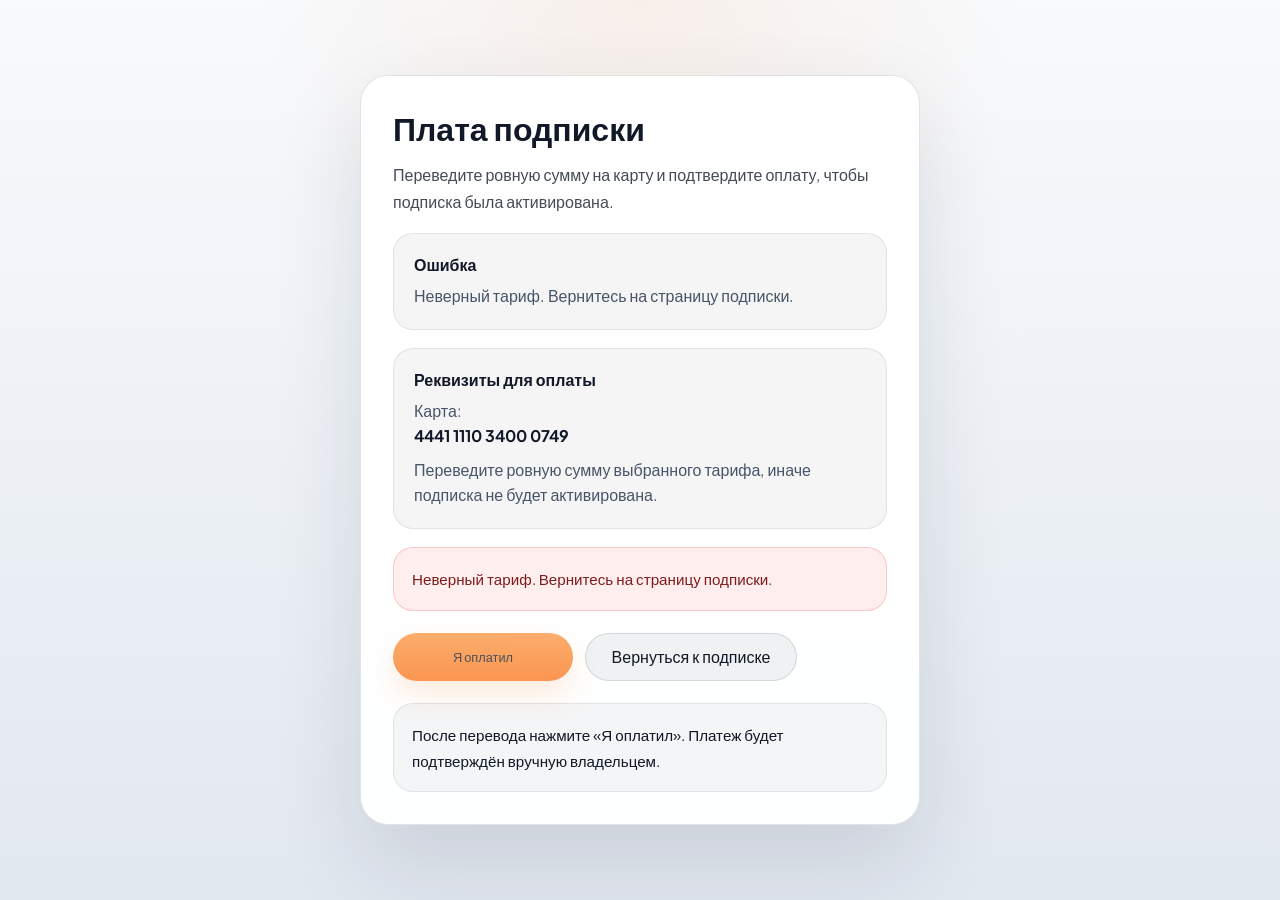
<file: payment.html>
﻿<!DOCTYPE html>
<html lang="ru">
<head>
  <meta charset="UTF-8" />
  <meta name="viewport" content="width=device-width, initial-scale=1.0, viewport-fit=cover, user-scalable=yes" />
  <meta name="apple-mobile-web-app-capable" content="yes">
  <meta name="apple-mobile-web-app-status-bar-style" content="black-translucent">
  <title>Плата подписки</title>
  <link rel="stylesheet" href="style.css" />
  <style>
    html, body { min-height: 100%; margin: 0; padding: 0; }
    body.light-theme { min-height: 100vh; display: grid; place-items: center; padding: 24px; background: radial-gradient(circle at top, rgba(249,115,22,0.08), transparent 35%), linear-gradient(180deg, #f8fafc 0%, #e2e8f0 100%); color: #111827; font-family: 'Plus Jakarta Sans', Inter, 'Segoe UI', sans-serif; }
    .checkout-card { max-width: 560px; width: 100%; margin: 0 auto; background: rgba(255,255,255,0.96); border: 1px solid rgba(15,23,42,0.12); border-radius: 28px; box-shadow: 0 40px 90px rgba(15,23,42,0.12); padding: 32px; color: #111827; }
    .checkout-card h1 { margin: 0 0 12px; font-size: clamp(1.8rem, 2.5vw, 2.4rem); }
    .checkout-card p { margin: 0 0 18px; color: rgba(17,24,39,0.78); line-height: 1.7; }
    .payment-info { margin: 18px 0; padding: 20px; border-radius: 20px; background: rgba(15,23,42,0.04); border: 1px solid rgba(15,23,42,0.08); }
    .payment-info strong { display: block; color: #111827; font-size: 1rem; margin-bottom: 8px; }
    .payment-info span { color: #475569; display: block; line-height: 1.6; }
    .checkout-actions { display: flex; flex-wrap: wrap; gap: 12px; margin-top: 22px; }
    .checkout-actions .button { min-width: 180px; background: linear-gradient(180deg, #fb923c 0%, #f97316 100%); color: #111827; border: none; box-shadow: 0 14px 28px rgba(249,115,22,0.18); }
    .checkout-actions .button:hover { background: linear-gradient(180deg, #f59e0b 0%, #f97316 100%); }
    .checkout-actions .button-secondary { min-width: 180px; background: rgba(15,23,42,0.06); color: #111827; border: 1px solid rgba(15,23,42,0.12); }
    .checkout-actions .button-secondary:hover { background: rgba(15,23,42,0.1); }
    .checkout-actions .pill { min-width: 180px; display: inline-flex; align-items: center; justify-content: center; padding: 0 1.6rem; border-radius: 999px; background: rgba(15,23,42,0.06); border: 1px solid rgba(15,23,42,0.12); color: #111827; text-decoration: none; }
    .checkout-actions .pill:hover { background: rgba(15,23,42,0.1); }
    .note-block { margin-top: 22px; color: #111827; font-size: 0.95rem; line-height: 1.7; background: rgba(15,23,42,0.04); border: 1px solid rgba(15,23,42,0.08); border-radius: 20px; padding: 18px; }
    .note-block strong { color: #111827; }
    .message-box { display: none; margin-top: 22px; padding: 18px; border-radius: 20px; font-size: 0.95rem; line-height: 1.7; border: 1px solid rgba(15,23,42,0.14); background: rgba(255,255,255,0.9); color: #111827; }
    .status-row { display: flex; flex-wrap: wrap; gap: 12px; align-items: center; }
    .status-row .message-box { margin-top: 0; flex: 1 1 240px; }
    .status-row button { margin-top: 0; align-self: flex-start; }
    .message-box.success { background: rgba(34, 197, 94, 0.12); border-color: rgba(34, 197, 94, 0.32); color: #065f46; }
    .message-box.error { background: rgba(248, 113, 113, 0.12); border-color: rgba(248, 113, 113, 0.32); color: #7f1d1d; }
    .admin-link { margin-top: 14px; display: block; color: #2563eb; text-decoration: none; }
    @media (max-width: 768px) {
      body.light-theme { padding: 16px; }
      .checkout-card { padding: 24px; border-radius: 20px; }
      .checkout-card h1 { font-size: clamp(1.5rem, 4vw, 2rem); }
      .checkout-actions { gap: 10px; }
      .checkout-actions .button,
      .checkout-actions .button-secondary,
      .checkout-actions .pill { min-width: auto; flex: 1 1 160px; }
    }
    @media (max-width: 480px) {
      body.light-theme { padding: 12px; }
      .checkout-card { padding: 18px; border-radius: 18px; }
      .checkout-card h1 { font-size: 1.35rem; }
      .checkout-card p { font-size: 0.95rem; margin: 0 0 14px; }
      .payment-info { padding: 16px; margin: 12px 0; border-radius: 16px; }
      .payment-info strong { font-size: 0.95rem; margin-bottom: 6px; }
      .payment-info span { font-size: 0.88rem; }
      .checkout-actions { gap: 8px; margin-top: 16px; display: flex; flex-wrap: wrap; justify-content: space-between; }
      .checkout-actions .button,
      .checkout-actions .button-secondary { width: calc(50% - 4px); flex: none; min-width: auto; font-size: 0.95rem; padding: 12px 14px; height: 44px; display: flex; align-items: center; justify-content: center; }
      .checkout-actions .pill { width: calc(50% - 4px); flex: none; min-width: auto; display: flex; align-items: center; justify-content: center; padding: 0 12px; font-size: 0.95rem; height: 44px; border-radius: 8px; }
      .note-block { padding: 16px; font-size: 0.9rem; margin-top: 16px; }
      .message-box { padding: 14px; font-size: 0.9rem; }
    }
    @media (max-width: 375px) {
      body.light-theme { padding: 10px; }
      .checkout-card { padding: 14px; }
      .checkout-card h1 { font-size: 1.15rem; }
      .checkout-card p { font-size: 0.88rem; }
      .payment-info { padding: 14px; }
      .note-block { padding: 14px; }
      .checkout-actions { flex-direction: column; gap: 10px; }
      .checkout-actions .button,
      .checkout-actions .button-secondary,
      .checkout-actions .pill { width: 100%; flex: none; height: 44px; font-size: 0.95rem; border-radius: 8px; }
    }
  </style>
</head>
<body class="light-theme">
  <div class="checkout-card">
    <h1>Плата подписки</h1>
    <p>Переведите ровную сумму на карту и подтвердите оплату, чтобы подписка была активирована.</p>
    <div class="payment-info" id="planInfo">
      <strong>Загрузка данных плана...</strong>
      <span id="planAmount"></span>
      <span id="paymentStatus"></span>
    </div>
    <div class="payment-info">
      <strong>Реквизиты для оплаты</strong>
      <span>Карта: <strong>4441 1110 3400 0749</strong></span>
      <span>Переведите ровную сумму выбранного тарифа, иначе подписка не будет активирована.</span>
    </div>
    <div class="status-row">
      <div class="message-box" id="statusMessage"></div>
      <button class="button button-secondary hidden" id="detailsButton" type="button">Узнать подробности</button>
    </div>
    <div class="message-box error hidden" id="detailsInfo" style="margin-top: 12px;"></div>
    <div class="checkout-actions">
      <button class="button" id="confirmPaymentBtn" type="button">Я оплатил</button>
      <a class="pill" href="subscription.html">Вернуться к подписке</a>
    </div>
    <div class="note-block" id="infoNote">
      После перевода нажмите «Я оплатил». Платеж будет подтверждён вручную владельцем.
    </div>
  </div>
  <script>
    const planData = {
      basic: { name: 'Базовый', amount: '300 грн', durationMonths: 1 },
      pro: { name: 'Профи', amount: '1500 грн', durationMonths: 6 },
      max: { name: 'Максимум', amount: '2400 грн', durationMonths: 12 }
    };

    const params = new URLSearchParams(window.location.search);
    const planKey = params.get('plan');
    const plan = planData[planKey];
    const planInfo = document.getElementById('planInfo');
    const planAmount = document.getElementById('planAmount');
    const paymentStatus = document.getElementById('paymentStatus');
    const confirmPaymentBtn = document.getElementById('confirmPaymentBtn');
    const statusMessage = document.getElementById('statusMessage');
    const detailsButton = document.getElementById('detailsButton');
    const detailsInfo = document.getElementById('detailsInfo');

    function getPendingOrder() {
      try {
        return JSON.parse(localStorage.getItem('humrayPendingOrder')) || null;
      } catch {
        return null;
      }
    }

    function savePendingOrder(order) {
      localStorage.setItem('humrayPendingOrder', JSON.stringify(order));
    }

    function clearPendingOrder() {
      localStorage.removeItem('humrayPendingOrder');
    }

    function getSavedCard() {
      try {
        return JSON.parse(localStorage.getItem('humrayCard')) || null;
      } catch {
        return null;
      }
    }

    function saveSubscription(subscription) {
      localStorage.setItem('humraySubscription', JSON.stringify(subscription));
    }

    function getSavedSubscription() {
      try {
        return JSON.parse(localStorage.getItem('humraySubscription')) || null;
      } catch {
        return null;
      }
    }

    function isSubscriptionActive(subscription) {
      if (!subscription || !subscription.expiresAt) return false;
      return new Date(subscription.expiresAt).getTime() > Date.now();
    }

    function calculateExpiryDate({ durationMonths = 0, durationDays = 0 } = {}) {
      const date = new Date();
      if (durationDays) {
        date.setDate(date.getDate() + durationDays);
      }
      if (durationMonths) {
        date.setMonth(date.getMonth() + durationMonths);
      }
      return date;
    }

    const subscriptionDurations = {
      basic: { durationMonths: 1 },
      max: { durationMonths: 12 },
      pro: { durationMonths: 6 }
    };

    function createSubscriptionFromOrder(order) {
      if (!order || order.status !== 'confirmed') return null;
      const existing = getSavedSubscription();
      if (existing && existing.expiresAt) return existing;
      const savedCard = getSavedCard();
      const duration = subscriptionDurations[order.planKey] || { durationMonths: 1 };
      const expiresAt = calculateExpiryDate(duration).toISOString();
      const subscription = {
        email: savedCard?.email || '',
        number: savedCard?.number || '',
        expiry: savedCard?.expiry || '',
        planName: order.planName || '',
        durationMonths: duration.durationMonths || 0,
        durationDays: duration.durationDays || 0,
        expiresAt,
        purchasedAt: new Date().toISOString(),
        status: 'confirmed'
      };
      saveSubscription(subscription);
      return subscription;
    }

    function formatDate(dateString) {
      const date = new Date(dateString);
      return date.toLocaleDateString('ru-RU', { day: '2-digit', month: '2-digit', year: 'numeric' });
    }

    function renderOrder(order) {
      if (!order) return;
      paymentStatus.textContent = `Статус: ${order.status === 'pending' ? 'ожидает подтверждения' : order.status === 'confirmed' ? 'подтверждён' : 'отклонён'}`;
      paymentStatus.textContent += ` · заказ создан ${formatDate(order.createdAt)}`;
      if (order.status === 'pending') {
        confirmPaymentBtn.textContent = 'Платеж ожидает подтверждения';
        confirmPaymentBtn.disabled = true;
        showMessage('Платеж зарегистрирован. Ждём подтверждения от владельца.', 'success');
      } else if (order.status === 'confirmed') {
        confirmPaymentBtn.textContent = 'Подписка подтверждена';
        confirmPaymentBtn.disabled = true;
        showMessage('Владелец подтвердил оплату. Подписка оформлена.', 'success');
      } else {
        confirmPaymentBtn.textContent = 'Платеж отклонён';
        confirmPaymentBtn.disabled = true;
        showMessage('Ваш платёж был отклонён.', 'error', true);
      }
    }

    function showMessage(text, type = 'success', showDetails = false) {
      statusMessage.textContent = text;
      statusMessage.className = `message-box ${type}`;
      statusMessage.style.display = 'block';
      if (showDetails) {
        detailsButton.classList.remove('hidden');
      } else {
        detailsButton.classList.add('hidden');
        detailsInfo.classList.add('hidden');
      }
    }

    function hideMessage() {
      statusMessage.style.display = 'none';
      detailsButton.classList.add('hidden');
      detailsInfo.classList.add('hidden');
    }

    window.addEventListener('storage', event => {
      if (!event.key) return;
      if (['humrayPendingOrder', 'humraySubscription'].includes(event.key)) {
        const updatedOrder = getPendingOrder();
        if (updatedOrder && updatedOrder.planKey === planKey) {
          if (updatedOrder.status === 'confirmed') {
            createSubscriptionFromOrder(updatedOrder);
          }
          renderOrder(updatedOrder);
        }
      }
    });

    function createOrder() {
      if (!plan) return null;
      return {
        id: `order-${Date.now()}`,
        planKey,
        planName: plan.name,
        amount: plan.amount,
        status: 'pending',
        createdAt: new Date().toISOString()
      };
    }

    let existingOrder = getPendingOrder();
    const currentSubscription = getSavedSubscription();
    if (existingOrder && existingOrder.status === 'confirmed' && !isSubscriptionActive(currentSubscription)) {
      clearPendingOrder();
      existingOrder = null;
    }
    if (!plan) {
      planInfo.innerHTML = '<strong>Ошибка</strong><span>Неверный тариф. Вернитесь на страницу подписки.</span>';
      confirmPaymentBtn.disabled = true;
      showMessage('Неверный тариф. Вернитесь на страницу подписки.', 'error');
    } else {
      planInfo.querySelector('strong').textContent = `План: ${plan.name}`;
      planAmount.textContent = `Сумма к переводу: ${plan.amount}`;
      if (existingOrder && existingOrder.planKey === planKey) {
        if (existingOrder.status === 'pending' || existingOrder.status === 'confirmed') {
          if (existingOrder.status === 'confirmed') {
            createSubscriptionFromOrder(existingOrder);
          }
          renderOrder(existingOrder);
        } else if (existingOrder.status === 'rejected') {
          clearPendingOrder();
          paymentStatus.textContent = 'Статус: оплату ещё не подтвердили';
          hideMessage();
        }
      } else {
        paymentStatus.textContent = 'Статус: оплату ещё не подтвердили';
        hideMessage();
      }
    }

    confirmPaymentBtn.addEventListener('click', function() {
      if (!plan) return;
      const existing = getPendingOrder();
      if (existing && existing.planKey === planKey) {
        if (existing.status === 'pending') {
          showMessage('Платеж уже зарегистрирован и ждёт подтверждения владельца.', 'success');
          confirmPaymentBtn.textContent = 'Платеж ожидает подтверждения';
          confirmPaymentBtn.disabled = true;
          return;
        }
        if (existing.status === 'confirmed') {
          showMessage('Подписка уже подтверждена.', 'success');
          confirmPaymentBtn.textContent = 'Подписка подтверждена';
          confirmPaymentBtn.disabled = true;
          return;
        }
      }
      const order = createOrder();
      if (order) {
        savePendingOrder(order);
        renderOrder(order);
      }
    });
    detailsButton.addEventListener('click', function() {
      detailsInfo.textContent = 'Владелец сайта отклонил, потому что платёж не был скинут.';
      detailsInfo.classList.remove('hidden');
    });
  </script>
</body>
</html>
</file>
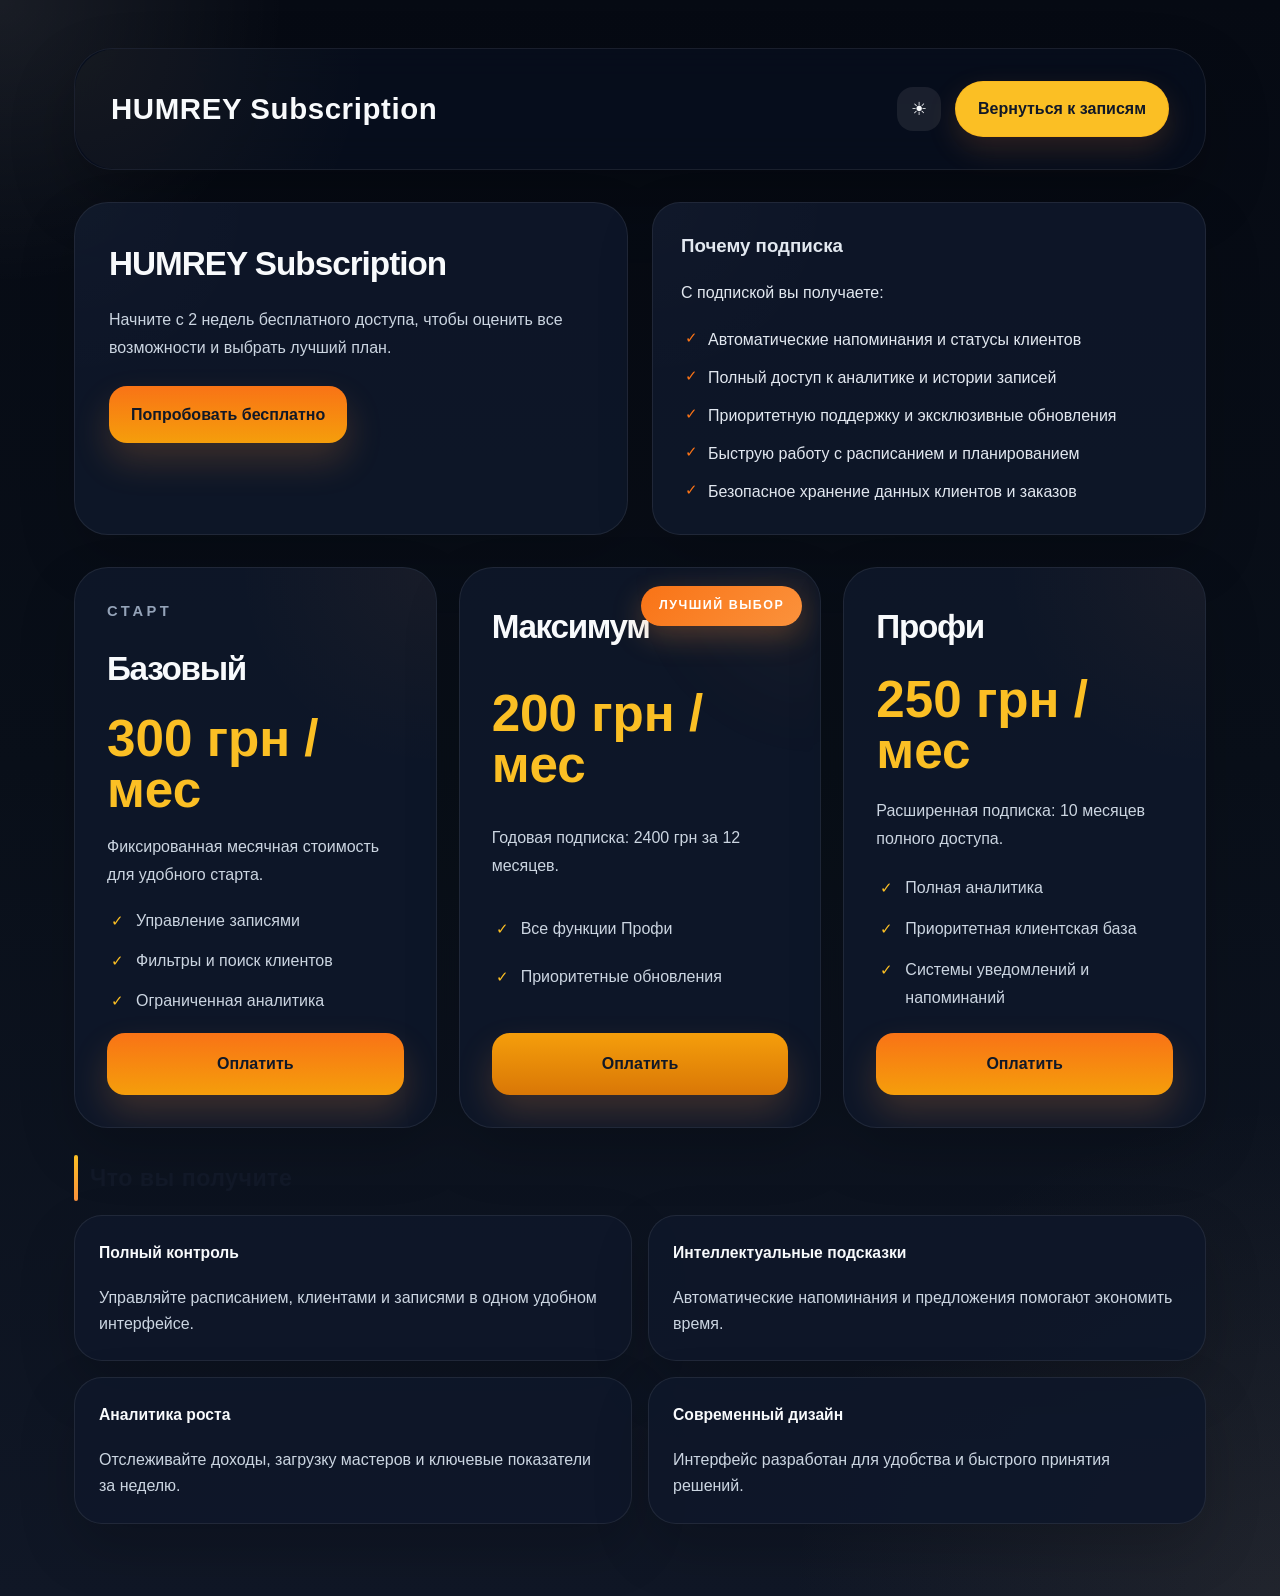
<file: subscription.html>
<!DOCTYPE html>
<html lang="ru">
<head>
  <meta charset="UTF-8" />
  <meta name="viewport" content="width=device-width, initial-scale=1.0, viewport-fit=cover, user-scalable=yes" />
  <meta name="apple-mobile-web-app-capable" content="yes">
  <meta name="apple-mobile-web-app-status-bar-style" content="black-translucent">
  <title>Подписка — варианты планов</title>
  <style>
    :root {
      color-scheme: light;
      font-family: 'Plus Jakarta Sans', Inter, "Segoe UI", Roboto, sans-serif;
      color: #111827;
      background: #f8fafc;
    }
    * { box-sizing: border-box; }
    html { font-family: inherit; }
    body {
      margin: 0;
      min-height: 100vh;
      color: #111827;
      line-height: 1.6;
      background: radial-gradient(circle at top left, rgba(251,207,98,0.18), transparent 18%), radial-gradient(circle at bottom right, rgba(96,165,250,0.14), transparent 22%), linear-gradient(180deg, #f8fafc 0%, #eef2ff 45%, #f3f7fb 100%);
      background-attachment: fixed;
      -webkit-font-smoothing: antialiased;
      text-rendering: optimizeLegibility;
    }
    a { color: inherit; text-decoration: none; }
    .page {
      max-width: 1180px;
      margin: 0 auto;
      min-height: 100vh;
      padding: 48px 24px 72px;
      display: grid;
      gap: 32px;
    }
    .topbar {
      display: flex;
      align-items: center;
      justify-content: space-between;
      gap: 24px;
      padding: 32px 36px;
      background: rgba(255,255,255,0.9);
      border: 1px solid rgba(148,163,184,0.24);
      border-radius: 38px;
      box-shadow: 0 28px 65px rgba(148,163,184,0.14);
      backdrop-filter: blur(18px);
      position: relative;
    }
    .topbar::before {
      content: "";
      position: absolute;
      inset: 0;
      pointer-events: none;
      border-radius: 40px;
      background: radial-gradient(circle at top left, rgba(251,207,98,0.08), transparent 26%);
      opacity: 0.75;
    }
    .topbar > * { position: relative; z-index: 1; }
    .topbar h1 {
      margin: 0;
      font-size: clamp(1.75rem, 2.3vw, 2.5rem);
      letter-spacing: 0.02em;
      color: #111827;
    }
    .topbar p {
      margin: 8px 0 0;
      color: #475569;
      font-size: 1rem;
      max-width: 620px;
      line-height: 1.75;
    }
    .topbar .nav-link {
      padding: 14px 22px;
      border-radius: 999px;
      background: #fbbf24;
      color: #111827;
      font-weight: 700;
      border: 1px solid rgba(245,158,11,0.24);
      transition: background 0.2s ease, transform 0.2s ease;
      box-shadow: 0 12px 30px rgba(251,146,60,0.16);
    }
    .topbar .nav-link:hover { background: #f59e0b; transform: translateY(-1px); }
    .topbar-controls {
      display: flex;
      align-items: center;
      gap: 14px;
    }
    .theme-toggle-btn {
      width: 44px;
      height: 44px;
      border: none;
      border-radius: 16px;
      background: rgba(15, 23, 42, 0.08);
      color: #111827;
      cursor: pointer;
      font-size: 1.15rem;
      transition: background 0.2s ease, transform 0.2s ease, color 0.2s ease;
    }
    .theme-toggle-btn:hover {
      background: rgba(15, 23, 42, 0.14);
      transform: translateY(-1px);
    }
    .dark-theme .theme-toggle-btn {
      background: rgba(255, 255, 255, 0.08);
      color: #f8fafc;
    }
    .dark-theme .theme-toggle-btn:hover {
      background: rgba(255, 255, 255, 0.14);
    }
    .summary {
      display: grid;
      gap: 24px;
      grid-template-columns: repeat(2, minmax(0, 1fr));
    }
    .hero-card,
    .info-card {
      padding: 34px;
      border-radius: 34px;
      border: 1px solid rgba(148,163,184,0.18);
      background: linear-gradient(180deg, rgba(255,255,255,0.96) 0%, rgba(248,250,252,0.96) 100%);
      box-shadow: 0 24px 56px rgba(148,163,184,0.12);
      position: relative;
      overflow: hidden;
    }
    .hero-card::after,
    .info-card::after {
      content: "";
      position: absolute;
      inset: 0;
      background: radial-gradient(circle at top left, rgba(249,168,38,0.14), transparent 30%);
      opacity: 0.32;
      pointer-events: none;
    }
    .hero-card > *, .info-card > * { position: relative; z-index: 1; }
    .hero-card h2 {
      margin: 0;
      font-size: clamp(1.75rem, 2.6vw, 2.75rem);
      color: #111827;
      letter-spacing: -0.03em;
    }
    .hero-card p {
      color: #475569;
      margin: 16px 0 0;
      line-height: 1.75;
      max-width: 620px;
    }
    .hero-card .hero-action-btn {
      display: inline-flex;
      align-items: center;
      justify-content: center;
      margin-top: 24px;
      padding: 16px 22px;
      border-radius: 18px;
      background: linear-gradient(180deg, #f97316 0%, #f59e0b 100%);
      color: #111827;
      font-weight: 800;
      text-decoration: none;
      box-shadow: 0 18px 36px rgba(251,146,60,0.2);
      transition: transform 0.2s ease, box-shadow 0.2s ease, opacity 0.2s ease;
    }
    .hero-card .hero-action-btn:hover {
      transform: translateY(-1px);
      box-shadow: 0 20px 42px rgba(251,146,60,0.24);
    }
    .hero-card .hero-action-btn:active {
      transform: translateY(0);
      opacity: 0.96;
    }
    .card-status {
      display: none;
      flex-direction: column;
      gap: 10px;
      margin-top: 18px;
      padding: 14px 18px;
      background: rgba(255,255,255,0.9);
      border-radius: 20px;
      color: #1f2937;
      font-weight: 700;
      box-shadow: inset 0 1px 0 rgba(255,255,255,0.5);
      width: fit-content;
    }
    .card-actions {
      display: flex;
      gap: 10px;
      flex-wrap: wrap;
    }
    .card-action-link {
      background: transparent;
      border: 0;
      color: #1d4ed8;
      font-weight: 700;
      cursor: pointer;
      pointer-events: auto;
      z-index: 2;
      position: relative;
      text-decoration: underline;
      padding: 0;
      font-size: 0.95rem;
    }
    .card-action-link:hover {
      color: #0b3d91;
    }
    .dark-theme .card-status {
      background: rgba(255,255,255,0.08);
      color: #f8fafc;
      box-shadow: inset 0 1px 0 rgba(255,255,255,0.08);
    }
    .current-card-info {
      margin-bottom: 18px;
      padding: 14px 18px;
      background: rgba(248,250,252,0.8);
      border-radius: 18px;
      color: #475569;
      font-size: 0.95rem;
    }
    .dark-theme .current-card-info {
      background: rgba(255,255,255,0.06);
      color: #cbd5e1;
    }
    .plans {
      display: grid;
      gap: 22px;
      grid-template-columns: repeat(3, minmax(250px, 1fr));
    }
    .plan-card {
      position: relative;
      padding: 32px;
      border-radius: 34px;
      background: linear-gradient(180deg, #ffffff 0%, #fefaf5 100%);
      border: 1px solid rgba(148,163,184,0.18);
      box-shadow: 0 24px 50px rgba(148,163,184,0.12);
      display: grid;
      gap: 18px;
      min-height: 470px;
      transition: transform 0.25s ease, box-shadow 0.25s ease, border-color 0.25s ease;
      overflow: hidden;
    }
    .plan-card::before {
      content: "";
      position: absolute;
      inset: 0;
      background: radial-gradient(circle at top right, rgba(251,146,60,0.1), transparent 30%);
      opacity: 0.6;
      pointer-events: none;
      z-index: 0;
    }
    .plan-card:hover {
      transform: translateY(-4px);
      box-shadow: 0 32px 72px rgba(148,163,184,0.16);
      border-color: rgba(245,158,11,0.28);
    }
    .plan-card.popular {
      border-color: rgba(245,158,11,0.5);
      box-shadow: 0 32px 72px rgba(245,158,11,0.22), 0 0 18px rgba(245,158,11,0.12);
    }
    .plan-card.popular::before {
      content: "";
      background: radial-gradient(circle at top right, rgba(251,146,60,0.26), transparent 34%);
      filter: blur(10px);
    }
    .plan-card.popular::after {
      content: "Лучший выбор";
      position: absolute;
      top: 18px;
      right: 18px;
      padding: 10px 18px;
      border-radius: 999px;
      background: linear-gradient(135deg, #f97316 0%, #fb923c 100%);
      color: #ffffff;
      font-size: 0.78rem;
      font-weight: 700;
      letter-spacing: 0.12em;
      text-transform: uppercase;
      box-shadow: 0 10px 30px rgba(251,146,60,0.28);
      z-index: 1;
    }
    .plan-card.popular .plan-label {
      display: none;
    }
    .plan-card .plan-label {
      color: #475569;
      font-size: 0.92rem;
      font-weight: 700;
      text-transform: uppercase;
      letter-spacing: 0.24em;
    }
    .plan-card .plan-title {
      margin: 0;
      font-size: clamp(2rem, 2.6vw, 2.55rem);
      color: #111827;
      letter-spacing: -0.04em;
    }
    .plan-card .plan-price {
      margin: 0;
      font-size: clamp(3rem, 4vw, 4.6rem);
      line-height: 1;
      color: #d97706;
      font-weight: 900;
    }
    .plan-card .plan-note {
      color: #64748b;
      margin: 0;
      line-height: 1.75;
      max-width: 320px;
    }
    .plan-card ul {
      list-style: none;
      padding: 0;
      margin: 0;
      display: grid;
      gap: 12px;
    }
    .plan-card li {
      display: flex;
      align-items: flex-start;
      gap: 12px;
      color: #475569;
      line-height: 1.75;
      position: relative;
      padding-left: 4px;
    }
    .plan-card li::before {
      content: "✓";
      color: #ea580c;
      font-size: 0.92rem;
      line-height: 1.4;
      margin-top: 4px;
    }
    .plan-card .choose-btn {
      display: inline-flex;
      align-items: center;
      justify-content: center;
      width: 100%;
      margin-top: auto;
      padding: 18px 20px;
      border-radius: 18px;
      background: linear-gradient(180deg, #f97316 0%, #f59e0b 100%);
      color: #111827;
      font-weight: 800;
      text-align: center;
      box-shadow: 0 18px 36px rgba(251,146,60,0.2);
      transition: transform 0.2s ease, box-shadow 0.2s ease, opacity 0.2s ease;
      position: relative;
      z-index: 1;
    }
    .hero-secondary-btn {
      display: none;
      margin-top: 16px;
      width: fit-content;
      padding: 14px 22px;
      border-radius: 18px;
      background: transparent;
      border: 1px solid rgba(15, 23, 42, 0.12);
      color: #111827;
      font-weight: 700;
      cursor: pointer;
      text-decoration: none;
      transition: background 0.2s ease, border-color 0.2s ease, transform 0.2s ease;
    }
    .hero-secondary-btn:hover {
      background: rgba(248, 113, 30, 0.08);
      transform: translateY(-1px);
    }
    .plan-card .choose-btn:hover {
      transform: translateY(-1px);
      box-shadow: 0 20px 42px rgba(251,146,60,0.24);
    }
    .plan-card .choose-btn:active {
      transform: translateY(0);
      opacity: 0.96;
    }
    .plan-card.popular .choose-btn {
      background: linear-gradient(180deg, #f59e0b 0%, #d97706 100%);
    }
    .features {
      display: grid;
      gap: 18px;
    }
    .features h3 {
      margin: 0;
      font-size: 1.45rem;
      letter-spacing: 0.02em;
      color: #111827;
      position: relative;
      padding-left: 16px;
    }
    .features h3::before {
      content: "";
      position: absolute;
      left: 0;
      top: 50%;
      transform: translateY(-50%);
      width: 4px;
      height: 46px;
      border-radius: 999px;
      background: linear-gradient(180deg, #fbbf24 0%, #fb923c 100%);
    }
    .features-grid {
      display: grid;
      gap: 16px;
      grid-template-columns: repeat(2, minmax(0, 1fr));
    }
    .feature-card {
      padding: 24px;
      border-radius: 28px;
      background: #ffffff;
      border: 1px solid rgba(148,163,184,0.16);
      color: #475569;
      box-shadow: inset 0 1px 0 rgba(15,23,42,0.03);
      min-height: 128px;
      display: grid;
      gap: 12px;
    }
    .feature-card strong {
      display: block;
      margin-bottom: 8px;
      color: #111827;
      font-size: 0.98rem;
    }
    .subscription-summary {
      display: none;
      margin-top: 24px;
      padding: 18px;
      background: rgba(248,250,252,0.9);
      border-radius: 20px;
      border: 1px solid rgba(148,163,184,0.18);
      color: #475569;
      transition: background 0.25s ease, color 0.25s ease, border-color 0.25s ease;
    }
    .subscription-summary h3 {
      margin: 0 0 12px;
      color: #111827;
      font-size: 1.1rem;
    }
    .info-card {
      padding: 28px;
      border-radius: 28px;
      background: #ffffff;
      border: 1px solid rgba(148,163,184,0.16);
      color: #475569;
      box-shadow: inset 0 1px 0 rgba(15,23,42,0.03);
    }
    .info-card h3 {
      margin-top: 0;
      color: #111827;
    }
    .info-card p {
      margin: 16px 0 18px;
      color: #475569;
      line-height: 1.8;
    }
    .info-card ul {
      list-style: none;
      padding: 0;
      margin: 0;
      display: grid;
      gap: 10px;
    }
    .info-card li {
      display: flex;
      align-items: flex-start;
      gap: 10px;
      color: #475569;
      line-height: 1.75;
      position: relative;
      padding-left: 4px;
    }
    .info-card li::before {
      content: "✓";
      color: #f97316;
      font-size: 0.92rem;
      line-height: 1.4;
      margin-top: 2px;
    }
    .dark-theme .subscription-summary {
      background: rgba(255,255,255,0.05);
      border-color: rgba(255,255,255,0.12);
      color: #cbd5e1;
    }
    .dark-theme .subscription-summary h3 {
      color: #f8fafc;
    }
    .dark-theme .info-card {
      background: rgba(255,255,255,0.05);
      border-color: rgba(255,255,255,0.10);
      box-shadow: none;
      color: #cbd5e1;
    }
    .dark-theme .info-card h3,
    .dark-theme .info-card p,
    .dark-theme .info-card li {
      color: #e2e8f0;
    }
    @media (max-width: 940px) {
      .page { padding: 36px 18px 60px; }
      .summary { grid-template-columns: 1fr; }
      .plans { grid-template-columns: 1fr; }
      .features-grid { grid-template-columns: 1fr; }
      .hero-card,
      .info-card { padding: 28px; }
      .hero-card p { max-width: 100%; }
      .hero-card .hero-action-btn { width: 100%; }
      .card-status { width: 100%; }
      .card-status .subscription-summary { width: 100%; }
    }
    @media (max-width: 620px) {
      .topbar { flex-direction: column; align-items: stretch; padding: 24px 20px; }
      .topbar-controls { width: 100%; justify-content: space-between; flex-wrap: wrap; }
      .topbar .nav-link { width: 100%; justify-content: center; }
      .topbar h1 { font-size: 1.75rem; }
      .hero-card h2 { font-size: 2rem; }
      .hero-card p { margin-top: 16px; }
      .hero-card .hero-action-btn { padding: 16px; margin-top: 18px; }
      .card-status { padding: 16px; gap: 8px; }
      .card-status .subscription-summary { padding: 16px; }
      .plans { gap: 18px; }
      .plan-card { padding: 22px; min-height: auto; }
      .plan-card .plan-price { font-size: clamp(2.5rem, 6vw, 3.8rem); }
      .plan-card .plan-note { max-width: 100%; }
      .plan-card ul { gap: 10px; }
      .plan-card .choose-btn { padding: 16px 18px; }
      .features { gap: 16px; }
      .feature-card { padding: 20px; }
    }
    @media (max-width: 480px) {
      .page { padding: 24px 14px 48px; }
      .topbar { padding: 16px 12px; }
      .topbar h1 { font-size: 1.5rem; }
      .topbar .nav-link { font-size: 0.85rem; padding: 12px 16px; }
      .summary { grid-template-columns: 1fr; gap: 16px; }
      .hero-card, .info-card { padding: 20px; }
      .hero-card h2 { font-size: 1.6rem; }
      .hero-card p { font-size: 0.9rem; }
      .hero-card .hero-action-btn { font-size: 0.9rem; padding: 14px 16px; }
      .plans { grid-template-columns: 1fr; gap: 14px; }
      .plan-card { padding: 18px; }
      .plan-card .plan-label { font-size: 0.8rem; }
      .plan-card .plan-title { font-size: clamp(1.2rem, 4vw, 1.8rem); }
      .plan-card .plan-price { font-size: clamp(2rem, 5vw, 3rem); }
      .plan-card ul { font-size: 0.85rem; gap: 8px; }
      .plan-card .choose-btn { font-size: 0.85rem; padding: 12px 16px; }
    }
    @media (max-width: 375px) {
      .page { padding: 16px 10px 40px; }
      .topbar { flex-direction: column; padding: 12px 10px; gap: 10px; }
      .topbar h1 { font-size: 1.3rem; }
      .topbar-controls { gap: 8px; }
      .topbar .nav-link { font-size: 0.75rem; padding: 10px 12px; }
      .hero-card, .info-card { padding: 16px; }
      .hero-card h2 { font-size: 1.4rem; }
      .hero-card p { font-size: 0.85rem; margin-top: 12px; }
      .hero-card .hero-action-btn { font-size: 0.8rem; padding: 12px 14px; }
      .plans { gap: 12px; }
      .plan-card { padding: 14px; }
      .plan-card .plan-title { font-size: 1.1rem; }
      .plan-card .plan-price { font-size: clamp(1.5rem, 4vw, 2.4rem); }
      .plan-card ul { font-size: 0.8rem; gap: 6px; }
      .plan-card .choose-btn { font-size: 0.8rem; padding: 10px 14px; }
      .info-card h3 { font-size: 1.1rem; }
      .info-card p { font-size: 0.85rem; }
    }
    @media (max-width: 768px) {
      .modal-overlay { padding: 1rem; }
      .modal-window { width: calc(100vw - 2rem); max-height: calc(100vh - 2rem); padding: 1.4rem; border-radius: 18px; }
      .modal-header h3 { font-size: 1.15rem; }
      .modal-input, .modal-select { padding: 0.8rem; font-size: 1rem; min-height: 44px; }
      .modal-button { padding: 0.8rem 1.2rem; font-size: 0.9rem; min-height: 44px; }
    }
    @media (max-width: 480px) {
      .modal-overlay { padding: 0.8rem; }
      .modal-window { width: calc(100vw - 1.6rem); padding: 1.2rem; border-radius: 16px; }
      .modal-header h3 { font-size: 1.1rem; }
      .modal-input, .modal-select { padding: 0.7rem; font-size: 16px; }
      .modal-button { padding: 0.7rem 1rem; font-size: 0.85rem; }
    }
    .modal-overlay {
      position: fixed;
      inset: 0;
      background: rgba(15, 23, 42, 0.55);
      display: none;
      align-items: center;
      justify-content: center;
      padding: 24px;
      z-index: 50;
      backdrop-filter: blur(10px);
      overflow-y: auto;
    }
    .modal-overlay.active { display: grid; }
    .confirm-card {
      display: none;
      margin-bottom: 16px;
      padding: 18px 20px;
      border-radius: 24px;
      background: rgba(248,250,252,0.95);
      border: 1px solid rgba(148,163,184,0.22);
      animation: confirmFadeIn 0.22s ease-out forwards;
    }
    .confirm-card.active {
      display: block;
    }
    .confirm-card h3 {
      margin: 0 0 10px;
      font-size: 1.2rem;
    }
    .confirm-card p {
      margin: 0 0 14px;
      color: #475569;
      line-height: 1.7;
    }
    .confirm-actions {
      display: flex;
      gap: 10px;
      flex-wrap: wrap;
    }
    @keyframes confirmFadeIn {
      from {
        opacity: 0;
        transform: translateY(-10px);
      }
      to {
        opacity: 1;
        transform: translateY(0);
      }
    }
    .modal-window {
      width: min(520px, 100%);
      background: #ffffff;
      border-radius: 32px;
      padding: 28px 26px;
      box-shadow: 0 40px 90px rgba(15, 23, 42, 0.18);
      color: #111827;
      position: relative;
      opacity: 0;
      transform: translateY(24px) scale(0.98);
      animation: modalAppear 0.32s ease-out forwards;
    }
    @keyframes modalAppear {
      from {
        opacity: 0;
        transform: translateY(24px) scale(0.98);
      }
      to {
        opacity: 1;
        transform: translateY(0) scale(1);
      }
    }
    .modal-window h3 {
      margin: 0 0 10px;
      font-size: 1.7rem;
      letter-spacing: -0.02em;
    }
    .modal-window p {
      margin: 0 0 22px;
      color: #475569;
      line-height: 1.7;
    }
    .modal-close {
      position: absolute;
      top: 18px;
      right: 18px;
      width: 38px;
      height: 38px;
      border: none;
      border-radius: 50%;
      background: rgba(248, 113, 30, 0.1);
      color: #c2410c;
      font-size: 1.15rem;
      cursor: pointer;
    }
    .modal-row {
      display: grid;
      gap: 14px;
      margin-bottom: 18px;
    }
    .modal-row label {
      display: block;
      color: #475569;
      font-size: 0.9rem;
      margin-bottom: 6px;
      font-weight: 600;
    }
    .modal-input {
      width: 100%;
      min-height: 48px;
      padding: 12px 14px;
      border-radius: 16px;
      border: 1px solid rgba(148,163,184,0.3);
      background: #f8fafc;
      color: #111827;
      font: inherit;
      outline: none;
      transition: border-color 0.2s ease, box-shadow 0.2s ease;
    }
    .modal-input[readonly] {
      background: rgba(243,244,246,0.95);
      cursor: not-allowed;
    }
    .dark-theme .modal-input[readonly] {
      background: rgba(255,255,255,0.08);
    }
    .email-hint {
      margin-top: -10px;
      margin-bottom: 14px;
      color: #525252;
      font-size: 0.9rem;
      line-height: 1.4;
    }
    .trial-warning {
      display: none;
      padding: 14px 16px;
      margin-bottom: 16px;
      border-radius: 18px;
      border: 1px solid #fbbf24;
      background: rgba(254,243,199,0.95);
      color: #92400e;
      font-weight: 600;
      animation: warningPop 0.26s ease-out forwards;
      opacity: 0;
      transform: translateY(-10px);
    }
    .trial-warning.active {
      display: block;
      opacity: 1;
      transform: translateY(0);
    }
    @keyframes warningPop {
      from { opacity: 0; transform: translateY(-10px) scale(0.98); }
      to { opacity: 1; transform: translateY(0) scale(1); }
    }
    .dark-theme .trial-warning {
      background: rgba(249,115,22,0.14);
      border-color: rgba(249,115,22,0.35);
      color: #fed7aa;
    }
    .modal-input:focus {
      border-color: #fbbf24;
      box-shadow: 0 0 0 4px rgba(251,191,36,0.15);
    }
    .modal-footer {
      display: flex;
      align-items: center;
      justify-content: space-between;
      gap: 12px;
      margin-top: 8px;
      flex-wrap: wrap;
    }
    .modal-button {
      padding: 14px 22px;
      border-radius: 18px;
      border: none;
      cursor: pointer;
      font-weight: 700;
      transition: transform 0.2s ease, box-shadow 0.2s ease, opacity 0.2s ease;
    }
    .modal-button.primary {
      background: linear-gradient(180deg, #f97316 0%, #f59e0b 100%);
      color: #111827;
      box-shadow: 0 18px 36px rgba(251,146,60,0.18);
    }
    .modal-button.secondary {
      background: rgba(15, 23, 42, 0.08);
      color: #111827;
      pointer-events: auto;
      position: relative;
      display: inline-flex;
      align-items: center;
      justify-content: center;
    }
    .modal-button.primary:hover,
    .modal-button.secondary:hover {
      transform: translateY(-1px);
    }
    .modal-success {
      display: none;
      padding: 24px 0 0;
      color: #111827;
    }
    .modal-success.active {
      display: block;
    }
    .modal-success strong {
      display: block;
      margin-bottom: 12px;
      font-size: 1.15rem;
      color: #111827;
    }
    .dark-theme .modal-success strong {
      color: #f8fafc;
    }
    .confirm-card {
      background: rgba(15,23,42,0.92);
      border-color: rgba(255,255,255,0.12);
      color: #e2e8f0;
    }
    .confirm-card h3 {
      color: #f8fafc;
    }
    .confirm-card p {
      color: #cbd5e1;
    }
    .dark-theme .modal-button.secondary {
      background: rgba(255,255,255,0.12);
      color: #f8fafc;
    }
    .dark-theme .modal-button.primary {
      background: linear-gradient(180deg, #f97316 0%, #f59e0b 100%);
      color: #111827;
    }
    .modal-success p {
      margin: 0;
      color: #475569;
      line-height: 1.7;
    }
    .dark-theme {
      background: radial-gradient(circle at top left, rgba(255,255,255,0.08), transparent 14%), radial-gradient(circle at bottom right, rgba(184,155,109,0.1), transparent 24%), linear-gradient(180deg, #060a13 0%, #090f19 48%, #101726 100%);
    }
    .dark-theme .page {
      background: transparent;
    }
    .dark-theme .topbar {
      background: rgba(7, 14, 29, 0.9);
      border-color: rgba(255,255,255,0.08);
      box-shadow: 0 28px 65px rgba(0, 0, 0, 0.24);
    }
    .dark-theme .topbar h1,
    .dark-theme .hero-card h2,
    .dark-theme .plan-card .plan-title,
    .dark-theme .feature-card strong,
    .dark-theme .modal-window h3 {
      color: #f8fafc;
    }
    .dark-theme .topbar p,
    .dark-theme .hero-card p,
    .dark-theme .plan-card .plan-note,
    .dark-theme .plan-card li,
    .dark-theme .feature-card,
    .dark-theme .modal-content p,
    .dark-theme .modal-success p {
      color: #cbd5e1;
    }
    .dark-theme .topbar .nav-link {
      background: #fbbf24;
      color: #111827;
    }
    .dark-theme .hero-card,
    .dark-theme .info-card,
    .dark-theme .plan-card,
    .dark-theme .feature-card,
    .dark-theme .modal-window {
      background: rgba(15, 23, 42, 0.92);
      border: 1px solid rgba(255,255,255,0.08);
      box-shadow: 0 24px 56px rgba(0, 0, 0, 0.18);
    }
    .dark-theme .hero-card::after,
    .dark-theme .info-card::after {
      background: radial-gradient(circle at top left, rgba(255,255,255,0.08), transparent 30%);
      opacity: 0.18;
    }
    .dark-theme .plan-card::before {
      background: radial-gradient(circle at top right, rgba(251,146,60,0.08), transparent 30%);
    }
    .dark-theme .plan-card .plan-label {
      color: #94a3b8;
    }
    .dark-theme .plan-card .plan-price {
      color: #fbbf24;
    }
    .dark-theme .plan-card li::before {
      color: #fbbf24;
    }
    .dark-theme .modal-overlay {
      background: rgba(7, 11, 18, 0.85);
    }
    .dark-theme .modal-input {
      background: rgba(255,255,255,0.06);
      border-color: rgba(255,255,255,0.12);
      color: #f8fafc;
    }
    .dark-theme .modal-input::placeholder {
      color: rgba(248,250,252,0.65);
    }
    .dark-theme .modal-button.secondary {
      background: rgba(255,255,255,0.08);
      color: #f8fafc;
    }
    .dark-theme .modal-close {
      background: rgba(255,255,255,0.08);
      color: #f8fafc;
    }
  </style>
</head>
<body>
  <main class="page">
    <section class="topbar">
      <div>
        <h1>HUMREY Subscription</h1>
      </div>
      <div class="topbar-controls">
        <button class="theme-toggle-btn" id="themeToggleBtn" type="button" aria-label="Переключить тему">🌙</button>
        <a href="active-records.html" class="nav-link">Вернуться к записям</a>
      </div>
    </section>

    <section class="summary">
      <div class="hero-card">
        <h2>HUMREY Subscription</h2>
        <p>Начните с 2 недель бесплатного доступа, чтобы оценить все возможности и выбрать лучший план.</p>
        <a class="hero-action-btn" href="#">Попробовать бесплатно</a>
        <div class="card-status" id="cardStatus">
          <span class="card-status-text" id="cardStatusText"></span>
          <div class="card-actions" id="cardActions" style="display:none;">
            <button type="button" class="card-action-link" id="unlinkCard">Отвязать</button>
          </div>
          <div class="subscription-summary" id="subscriptionSummary">
            <h3>Текущая подписка</h3>
            <div id="subscriptionDetails"></div>
          </div>
        </div>
      </div>
      <div class="info-card">
        <h3>Почему подписка</h3>
        <p>С подпиской вы получаете:</p>
        <ul>
          <li>Автоматические напоминания и статусы клиентов</li>
          <li>Полный доступ к аналитике и истории записей</li>
          <li>Приоритетную поддержку и эксклюзивные обновления</li>
          <li>Быструю работу с расписанием и планированием</li>
          <li>Безопасное хранение данных клиентов и заказов</li>
        </ul>
      </div>
    </section>

    <section class="plans">
      <article class="plan-card">
        <div class="plan-label">Старт</div>
        <h3 class="plan-title">Базовый</h3>
        <p class="plan-price">300 грн / мес</p>
        <p class="plan-note">Фиксированная месячная стоимость для удобного старта.</p>
        <ul>
          <li>Управление записями</li>
          <li>Фильтры и поиск клиентов</li>
          <li>Ограниченная аналитика</li>
        </ul>
        <a class="choose-btn" href="payment.html?plan=basic" data-plan="basic">Оплатить</a>
      </article>
      <article class="plan-card popular">
        <div class="plan-label">Лучший выбор</div>
        <h3 class="plan-title">Максимум</h3>
        <p class="plan-price">200 грн / мес</p>
        <p class="plan-note">Годовая подписка: 2400 грн за 12 месяцев.</p>
        <ul>
          <li>Все функции Профи</li>
          <li>Приоритетные обновления</li>
        </ul>
        <a class="choose-btn" href="payment.html?plan=max" data-plan="max">Оплатить</a>
      </article>
      <article class="plan-card">
        <h3 class="plan-title">Профи</h3>
        <p class="plan-price">250 грн / мес</p>
        <p class="plan-note">Расширенная подписка: 10 месяцев полного доступа.</p>
        <ul>
          <li>Полная аналитика</li>
          <li>Приоритетная клиентская база</li>
          <li>Системы уведомлений и напоминаний</li>
        </ul>
        <a class="choose-btn" href="payment.html?plan=pro" data-plan="pro">Оплатить</a>
      </article>
    </section>

    <section class="features">
      <h3>Что вы получите</h3>
      <div class="features-grid">
        <div class="feature-card">
          <strong>Полный контроль</strong>
          Управляйте расписанием, клиентами и записями в одном удобном интерфейсе.
        </div>
        <div class="feature-card">
          <strong>Интеллектуальные подсказки</strong>
          Автоматические напоминания и предложения помогают экономить время.
        </div>
        <div class="feature-card">
          <strong>Аналитика роста</strong>
          Отслеживайте доходы, загрузку мастеров и ключевые показатели за неделю.
        </div>
        <div class="feature-card">
          <strong>Современный дизайн</strong>
          Интерфейс разработан для удобства и быстрого принятия решений.
        </div>
      </div>
    </section>
  </main>

  <div class="modal-overlay" id="cardModal">
    <div class="modal-window">
      <button class="modal-close" id="closeModal" aria-label="Закрыть">×</button>
      <div class="modal-content">
        <div id="modalIntro">
          <h3>Привязка карты</h3>
          <p>Введите данные карты, чтобы активировать бесплатный пробный период.</p>
        </div>
        <div class="current-card-info" id="currentCardInfo" style="display:none;"></div>
        <div class="confirm-card" id="cancelConfirmBox" style="display:none;">
          <h3>Отмена подписки</h3>
          <p>Вы действительно хотите отменить подписку? Это действие остановит доступ, но карта останется привязанной.</p>
          <div class="confirm-actions">
            <button type="button" class="modal-button secondary" id="confirmCancelNo">Отмена</button>
            <button type="button" class="modal-button primary" id="confirmCancelYes">Да, отменить</button>
          </div>
        </div>
        <button type="button" class="modal-button secondary" id="modalCancelSubscription" style="display:none; margin-bottom: 16px;">Отменить подписку</button>
        <form id="cardForm">
          <div class="modal-row">
            <label for="cardEmail">Email</label>
            <input id="cardEmail" class="modal-input" type="email" placeholder="email@example.com" required />
          </div>
          <div class="email-hint" id="emailHint" style="display:none;">Email используется из вашего админ-профиля.</div>
          <div class="trial-warning" id="trialWarning" role="status" aria-live="assertive"></div>
          <div class="modal-row">
            <label for="cardNumber">Номер карты</label>
            <input id="cardNumber" class="modal-input" type="text" inputmode="numeric" maxlength="19" placeholder="0000 0000 0000 0000" required />
          </div>
          <div class="modal-row">
            <label for="cardExpiry">Срок действия</label>
            <input id="cardExpiry" class="modal-input" type="text" maxlength="5" placeholder="MM/YY" required />
          </div>
          <div class="modal-row">
            <label for="cardCvc">CVC</label>
            <input id="cardCvc" class="modal-input" type="text" inputmode="numeric" maxlength="3" placeholder="123" required />
          </div>
          <div class="modal-footer">
            <button type="button" class="modal-button secondary" id="cancelModal">Отмена</button>
            <button type="submit" class="modal-button primary" id="cardSubmitButton">Привязать карту</button>
          </div>
        </form>
        <div class="modal-success" id="successMessage">
          <p>Карта привязана, подписка активирована — приятной работы и лёгкого управления!</p>
        </div>
      </div>
    </div>
  </div>

  <script>
    const modal = document.getElementById('cardModal');
    const openButton = document.querySelector('.hero-action-btn');
    const closeButton = document.getElementById('closeModal');
    const cancelButton = document.getElementById('cancelModal');
    const form = document.getElementById('cardForm');
    const successMessage = document.getElementById('successMessage');
    const cardStatus = document.getElementById('cardStatus');
    const cardStatusText = document.getElementById('cardStatusText');
    const cardActions = document.getElementById('cardActions');
    const unlinkCardButton = document.getElementById('unlinkCard');
    const currentCardInfo = document.getElementById('currentCardInfo');
    const subscriptionSummary = document.getElementById('subscriptionSummary');
    const subscriptionDetails = document.getElementById('subscriptionDetails');
    const modalCancelSubscription = document.getElementById('modalCancelSubscription');
    const cancelConfirmBox = document.getElementById('cancelConfirmBox');
    const confirmCancelYes = document.getElementById('confirmCancelYes');
    const confirmCancelNo = document.getElementById('confirmCancelNo');
    const cardEmailInput = document.getElementById('cardEmail');
    const emailHint = document.getElementById('emailHint');
    const trialWarning = document.getElementById('trialWarning');
    const modalIntro = document.getElementById('modalIntro');
    const planButtons = document.querySelectorAll('.choose-btn[data-plan]');
    let selectedPlan = null;
    let manageMode = false;

    const planOptions = {
      basic: { planName: 'Базовый', durationMonths: 1, label: 'Старт', priceText: '300 грн / мес' },
      pro: { planName: 'Профи', durationMonths: 10, label: 'Профи', priceText: '250 грн / мес' },
      max: { planName: 'Максимум', durationMonths: 12, label: 'Лучший выбор', priceText: '200 грн / мес' }
    };

    const trialPlan = { planName: 'Пробный период', durationDays: 14, label: '2 недели бесплатно', priceText: 'Бесплатно' };

    function getSavedSubscription() {
      try {
        return JSON.parse(localStorage.getItem('humraySubscription')) || null;
      } catch {
        return null;
      }
    }

    function saveSubscription(subscription) {
      localStorage.setItem('humraySubscription', JSON.stringify(subscription));
    }

    function clearSubscription() {
      localStorage.removeItem('humraySubscription');
    }

    function getPendingOrder() {
      try {
        return JSON.parse(localStorage.getItem('humrayPendingOrder')) || null;
      } catch {
        return null;
      }
    }

    function savePendingOrder(order) {
      localStorage.setItem('humrayPendingOrder', JSON.stringify(order));
    }

    function clearPendingOrder() {
      localStorage.removeItem('humrayPendingOrder');
    }

    function getTrialEmails() {
      try {
        return JSON.parse(localStorage.getItem('humrayTrialEmails')) || [];
      } catch {
        return [];
      }
    }

    function saveTrialEmail(email) {
      const normalized = email.trim().toLowerCase();
      if (!normalized) return;
      const emails = getTrialEmails();
      if (!emails.includes(normalized)) {
        emails.push(normalized);
        localStorage.setItem('humrayTrialEmails', JSON.stringify(emails));
      }
    }

    function hasUsedTrial(email) {
      const normalized = email.trim().toLowerCase();
      if (!normalized) return false;
      return getTrialEmails().includes(normalized);
    }

    function getSavedCard() {
      try {
        return JSON.parse(localStorage.getItem('humrayCard')) || null;
      } catch {
        return null;
      }
    }

    function getUsers() {
      try {
        return JSON.parse(localStorage.getItem('humreyUsers')) || [];
      } catch {
        return [];
      }
    }

    function getCurrentUserLogin() {
      return localStorage.getItem('humreyCurrentUser');
    }

    function getCurrentUserObj() {
      const currentLogin = getCurrentUserLogin();
      if (!currentLogin) return null;
      const users = getUsers();
      return users.find(user => user.login.toLowerCase() === currentLogin.toLowerCase()) || null;
    }

    function getCurrentUserEmail() {
      return getCurrentUserObj()?.email?.trim().toLowerCase() || '';
    }

    function saveCard(number, expiry, email) {
      const saved = { number, expiry, email };
      localStorage.setItem('humrayCard', JSON.stringify(saved));
    }

    function calculateExpiryDate({ durationMonths = 0, durationDays = 0 } = {}) {
      const date = new Date();
      if (durationDays) {
        date.setDate(date.getDate() + durationDays);
      }
      if (durationMonths) {
        date.setMonth(date.getMonth() + durationMonths);
      }
      return date;
    }

    function formatDate(dateStringOrMs) {
      const date = new Date(dateStringOrMs);
      return date.toLocaleDateString('ru-RU', { day: '2-digit', month: '2-digit', year: 'numeric' });
    }

    function hideTrialWarning() {
      trialWarning.textContent = '';
      trialWarning.classList.remove('active');
    }

    function showTrialWarning(message) {
      trialWarning.textContent = message;
      trialWarning.classList.add('active');
    }

    function isProSupportAvailable(subscription, pendingOrder) {
      const activePro = subscription && subscription.expiresAt && subscription.planName === 'Профи' && new Date(subscription.expiresAt).getTime() > Date.now();
      const pendingPro = pendingOrder && pendingOrder.planKey === 'pro' && pendingOrder.status === 'pending';
      return activePro || pendingPro;
    }

    function maskCard(number) {
      return '•••• ' + number.slice(-4);
    }

    function refreshCardStatus() {
      const savedCard = getSavedCard();
      const savedSubscription = getSavedSubscription();
      const pendingOrder = getPendingOrder();
      let activeSubscription = null;

      if (savedSubscription && savedSubscription.expiresAt && (savedSubscription.status === 'active' || savedSubscription.status === 'confirmed' || !savedSubscription.status)) {
        const expiresAt = new Date(savedSubscription.expiresAt);
        if (expiresAt.getTime() > Date.now()) {
          activeSubscription = savedSubscription;
        } else {
          clearSubscription();
        }
      }

      if (savedCard && savedCard.number && savedCard.expiry) {
        const maskedCard = maskCard(savedCard.number);
        if (activeSubscription) {
          cardStatusText.textContent = `Карта привязана ${maskedCard} · подписка активна до ${formatDate(activeSubscription.expiresAt)}`;
          subscriptionDetails.innerHTML = `
            <p><strong>Карта:</strong> ${maskedCard}</p>
            <p><strong>План:</strong> ${activeSubscription.planName}</p>
            <p><strong>Статус:</strong> Активна</p>
            <p><strong>Действует до:</strong> ${formatDate(activeSubscription.expiresAt)}</p>
          `;
          openButton.textContent = 'Управлять подпиской';
          modalCancelSubscription.style.display = 'inline-flex';
        } else if (pendingOrder && pendingOrder.status === 'pending') {
          cardStatusText.textContent = `Карта привязана ${maskedCard} · ожидается подтверждение оплаты`;
          subscriptionDetails.innerHTML = `
            <p><strong>Карта:</strong> ${maskedCard}</p>
            <p><strong>План:</strong> ${pendingOrder.planName}</p>
            <p><strong>Статус:</strong> Ожидает подтверждения</p>
            <p><strong>Сумма к оплате:</strong> ${pendingOrder.amount}</p>
          `;
          openButton.textContent = 'Управлять подпиской';
          modalCancelSubscription.style.display = 'inline-flex';
        } else {
          cardStatusText.textContent = `Карта привязана ${maskedCard} · подписка не активна`;
          subscriptionDetails.innerHTML = `
            <p><strong>Карта:</strong> ${maskedCard}</p>
            <p><strong>Статус:</strong> Подписка не активна</p>
            <p>Выберите тариф и оформите подписку.</p>
          `;
          openButton.textContent = 'Попробовать 2 недели бесплатно';
          modalCancelSubscription.style.display = 'none';
        }
        cardStatus.style.display = 'inline-flex';
        cardActions.style.display = 'flex';
        currentCardInfo.style.display = 'block';
        subscriptionSummary.style.display = 'block';
      } else {
        cardStatus.style.display = 'none';
        cardActions.style.display = 'none';
        openButton.textContent = 'Попробовать бесплатно';
        currentCardInfo.style.display = 'none';
        subscriptionSummary.style.display = 'none';
        modalCancelSubscription.style.display = 'none';
      }
    }

    window.addEventListener('storage', event => {
      if (!event.key) return;
      if (['humrayPendingOrder', 'humraySubscription', 'humrayCard', 'humreyCurrentUser'].includes(event.key)) {
        refreshCardStatus();
      }
    });

    function openModal(savedCard, isManage = false) {
      manageMode = isManage;
      modal.classList.add('active');
      successMessage.classList.remove('active');
      modalIntro.style.display = 'block';
      form.style.display = 'grid';
      form.reset();
      hideTrialWarning();
      emailHint.style.display = 'none';

      const submitButton = document.getElementById('cardSubmitButton');
      if (manageMode) {
        modalIntro.innerHTML = '<h3>Управление подпиской</h3><p>Здесь вы можете привязать другую карту, отвязать текущую или отменить подписку.</p>';
        submitButton.textContent = 'Сохранить карту';
      } else if (selectedPlan) {
        const expiryDate = calculateExpiryDate(selectedPlan);
        modalIntro.innerHTML = `<h3>Оформление ${selectedPlan.planName}</h3><p>Подписка будет действовать до ${formatDate(expiryDate)}.</p>`;
        submitButton.textContent = selectedPlan.planName === trialPlan.planName ? 'Активировать бесплатно' : 'Оплатить';
      } else {
        const trialExpiry = calculateExpiryDate(trialPlan);
        modalIntro.innerHTML = `<h3>Активировать 2 недели бесплатно</h3><p>Пробный период действует до ${formatDate(trialExpiry)}.</p>`;
        submitButton.textContent = 'Активировать бесплатно';
      }

      const currentUserEmail = getCurrentUserEmail();
      if (currentUserEmail) {
        cardEmailInput.value = currentUserEmail;
        cardEmailInput.readOnly = true;
        emailHint.textContent = 'Email используется из вашего админ-профиля.';
        emailHint.style.display = 'block';
        if (!manageMode && !selectedPlan && hasUsedTrial(currentUserEmail)) {
          showTrialWarning('Пробный период уже активирован для этого аккаунта. Оформите платную подписку.');
        }
      } else if (savedCard && savedCard.email) {
        cardEmailInput.value = savedCard.email;
        cardEmailInput.readOnly = false;
      } else {
        cardEmailInput.value = '';
        cardEmailInput.readOnly = false;
      }

      if (savedCard) {
        if (savedCard.number) {
          cardNumberInput.value = formatCardNumber(savedCard.number);
        }
        if (savedCard.expiry) {
          expiryInput.value = savedCard.expiry;
        }
        currentCardInfo.innerHTML = `<p><strong>Текущая карта:</strong> ${maskCard(savedCard.number)} · срок ${savedCard.expiry}</p>`;
        currentCardInfo.style.display = 'block';
      } else {
        currentCardInfo.innerHTML = '<p>Карта ещё не привязана. Привяжите её для управления подпиской.</p>';
        currentCardInfo.style.display = manageMode ? 'block' : 'none';
      }
      document.getElementById('cardCvc').value = '';
      refreshCardStatus();
    }

    function closeModal() {
      modal.classList.remove('active');
    }

    function openCancelConfirm() {
      cancelConfirmBox.classList.add('active');
      cancelConfirmBox.style.display = 'block';
    }

    function closeCancelConfirm() {
      cancelConfirmBox.classList.remove('active');
      cancelConfirmBox.style.display = 'none';
    }

    function doCancelSubscription() {
      const pendingOrder = getPendingOrder();
      if (pendingOrder && pendingOrder.status === 'pending') {
        clearPendingOrder();
        clearSubscription();
        alert('Ожидающая заявка на подписку отменена. Карта осталась сохранена.');
      } else {
        clearSubscription();
        clearPendingOrder();
        alert('Подписка отменена. Карта осталась сохранена, вы можете привязать её снова.');
      }
      refreshCardStatus();
    }

    openButton.addEventListener('click', function(event) {
      event.preventDefault();
      const savedSubscription = getSavedSubscription();
      const pendingOrder = getPendingOrder();
      const isManage = !!savedSubscription || (!!pendingOrder && pendingOrder.status === 'pending');
      selectedPlan = isManage ? savedSubscription : null;
      openModal(getSavedCard(), isManage);
    });

    unlinkCardButton.addEventListener('click', function() {
      localStorage.removeItem('humrayCard');
      refreshCardStatus();
      closeModal();
    });

    modalCancelSubscription.addEventListener('click', function(event) {
      event.preventDefault();
      openCancelConfirm();
    });

    closeButton.addEventListener('click', closeModal);
    cancelButton.addEventListener('click', closeModal);

    confirmCancelYes.addEventListener('click', function() {
      doCancelSubscription();
      closeCancelConfirm();
    });

    confirmCancelNo.addEventListener('click', function() {
      closeCancelConfirm();
    });

    modal.addEventListener('click', function(event) {
      if (event.target === modal) {
        closeModal();
      }
    });


    const themeToggleBtn = document.getElementById('themeToggleBtn');
    const savedTheme = localStorage.getItem('activeRecordsTheme') || 'dark';

    function updateThemeButton() {
      if (document.body.classList.contains('dark-theme')) {
        themeToggleBtn.textContent = '☀';
        themeToggleBtn.title = 'Переключить на светлую тему';
      } else {
        themeToggleBtn.textContent = '🌙';
        themeToggleBtn.title = 'Переключить на тёмную тему';
      }
    }

    function applyTheme(theme) {
      if (theme === 'dark') {
        document.body.classList.add('dark-theme');
      } else {
        document.body.classList.remove('dark-theme');
      }
      updateThemeButton();
      localStorage.setItem('activeRecordsTheme', theme);
    }

    applyTheme(savedTheme);
    refreshCardStatus();

    themeToggleBtn.addEventListener('click', function() {
      const nextTheme = document.body.classList.contains('dark-theme') ? 'light' : 'dark';
      applyTheme(nextTheme);
    });

    function formatCardNumber(value) {
      return value.replace(/\D/g, '').replace(/(.{4})/g, '$1 ').trim();
    }

    function validateLuhn(value) {
      let sum = 0;
      let shouldDouble = false;
      for (let i = value.length - 1; i >= 0; i--) {
        let digit = parseInt(value.charAt(i), 10);
        if (shouldDouble) {
          digit *= 2;
          if (digit > 9) digit -= 9;
        }
        sum += digit;
        shouldDouble = !shouldDouble;
      }
      return sum % 10 === 0;
    }

    const cardNumberInput = document.getElementById('cardNumber');
    cardNumberInput.addEventListener('input', function() {
      this.value = formatCardNumber(this.value);
    });

    const expiryInput = document.getElementById('cardExpiry');
    expiryInput.addEventListener('input', function() {
      let value = this.value.replace(/\D/g, '');
      if (value.length > 2) {
        value = value.slice(0, 2) + '/' + value.slice(2, 4);
      }
      this.value = value;
    });

    form.addEventListener('submit', function(event) {
      event.preventDefault();
      const email = cardEmailInput.value.trim().toLowerCase();
      const number = cardNumberInput.value.replace(/\s/g, '');
      const expiry = expiryInput.value;
      const cvc = document.getElementById('cardCvc').value;
      const currentUserEmail = getCurrentUserEmail();
      const effectiveEmail = currentUserEmail || email;

      hideTrialWarning();

      const expiryMatch = expiry.match(/^(\d{2})\/(\d{2})$/);
      const validExpiry = expiryMatch && +expiryMatch[1] >= 1 && +expiryMatch[1] <= 12;
      const validNumber = /^\d{16}$/.test(number) && validateLuhn(number);
      const validCvc = /^\d{3}$/.test(cvc);
      const validEmail = /^[^\s@]+@[^\s@]+\.[^\s@]+$/.test(effectiveEmail);

      if (!validEmail) {
        showTrialWarning('Пожалуйста, укажите корректный email.');
        return;
      }
      if (!validNumber || !validExpiry || !validCvc) {
        showTrialWarning('Пожалуйста, укажите существующий номер карты и корректные данные.');
        return;
      }

      if (!selectedPlan || selectedPlan.planName === trialPlan.planName) {
        if (hasUsedTrial(effectiveEmail)) {
          showTrialWarning('Пробный период уже активирован для этого email. Оформите платную подписку или используйте другой аккаунт.');
          return;
        }
      }

      if (manageMode) {
        saveCard(number, expiry, effectiveEmail);
        refreshCardStatus();
        successMessage.classList.add('active');
        form.style.display = 'none';
        modalIntro.style.display = 'none';
        return;
      }

      if (selectedPlan && selectedPlan.planName !== trialPlan.planName) {
        const planQuery = encodeURIComponent(selectedPlan.planName);
        saveCard(number, expiry, effectiveEmail);
        return window.location.href = `payment.html?plan=${planQuery}`;
      }

      saveCard(number, expiry, effectiveEmail);
      if (!selectedPlan) {
        selectedPlan = trialPlan;
      }
      const expiresAt = calculateExpiryDate(selectedPlan).toISOString();
      saveSubscription({
        email: effectiveEmail,
        number,
        expiry,
        planName: selectedPlan.planName,
        durationMonths: selectedPlan.durationMonths || 0,
        durationDays: selectedPlan.durationDays || 0,
        expiresAt,
        purchasedAt: new Date().toISOString(),
        status: 'active'
      });
      saveTrialEmail(effectiveEmail);
      refreshCardStatus();
      form.style.display = 'none';
      modalIntro.style.display = 'none';
      successMessage.classList.add('active');
    });
  </script>
</body>
</html>
</file>
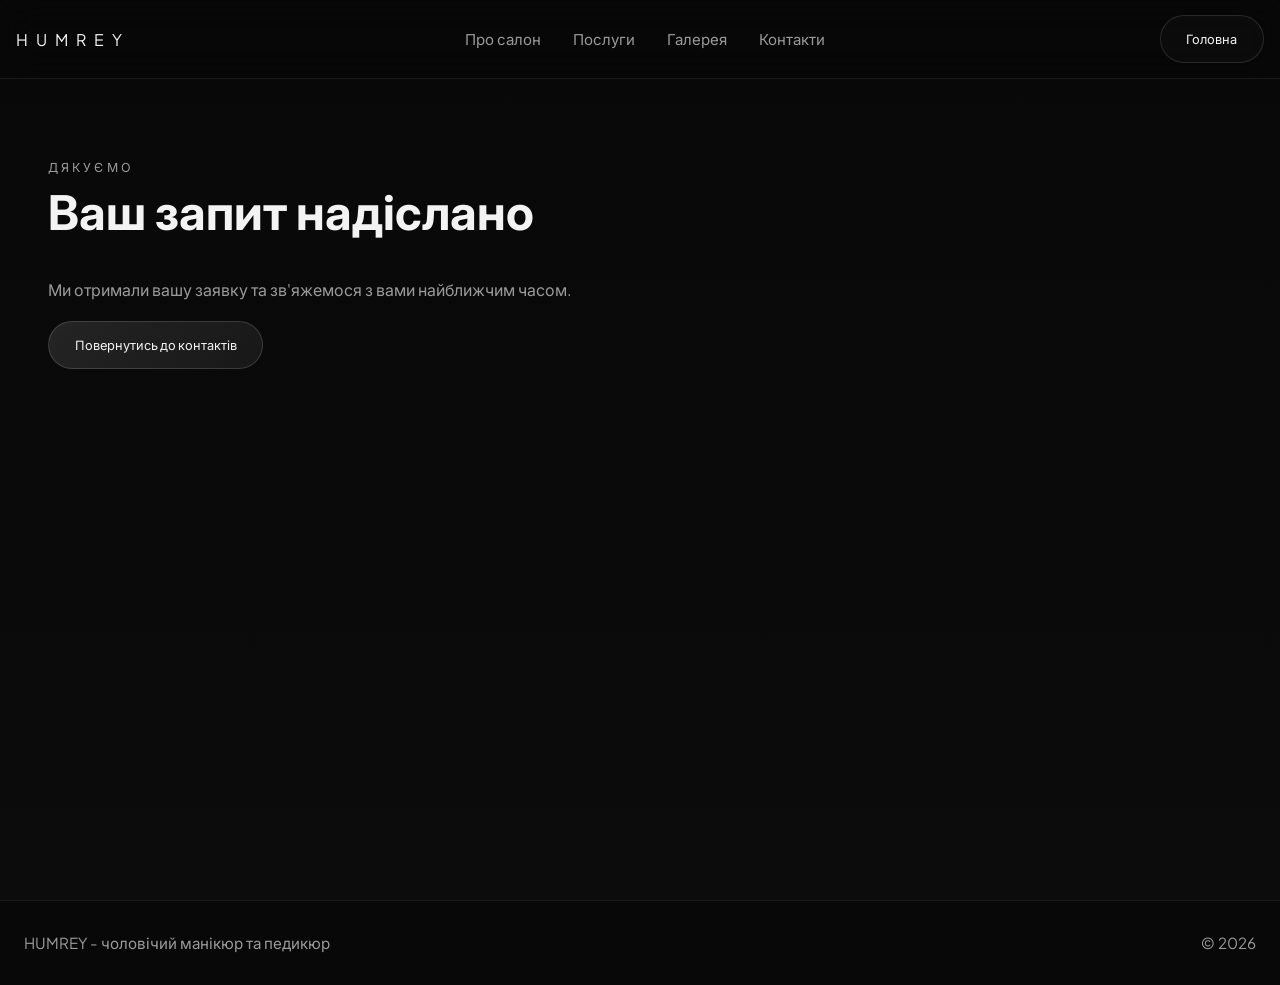
<file: thank-you.html>
<!DOCTYPE html>
<html lang="uk">
<head>
  <meta charset="UTF-8">
  <meta name="viewport" content="width=device-width, initial-scale=1.0, viewport-fit=cover, user-scalable=yes">
  <meta name="apple-mobile-web-app-capable" content="yes">
  <meta name="apple-mobile-web-app-status-bar-style" content="black-translucent">
  <title>Дякуємо! | HUMREY</title>
  <meta name="description" content="Дякуємо за запис у HUMREY. Ми зв'яжемося з вами найближчим часом.">
  <link rel="preconnect" href="https://fonts.googleapis.com">
  <link rel="preconnect" href="https://fonts.gstatic.com" crossorigin>
  <link href="https://fonts.googleapis.com/css2?family=Inter:wght@400;500;600;700;800&display=swap" rel="stylesheet">
  <link rel="stylesheet" href="style.css">
</head>
<body>
  <header class="topbar">
    <a class='brand' href='index.html#home'>HUMREY</a>
    <nav class="nav">
      <a href='index.html#about'>Про салон</a>
      <a href='index.html#services'>Послуги</a>
      <a href='index.html#gallery'>Галерея</a>
      <a href='index.html#contact'>Контакти</a>
    </nav>
    <a class='button button-outline' href='index.html'>Головна</a>
  </header>

  <main class="booking-page">
    <section class="section booking-intro">
      <div class="section-header">
        <span>Дякуємо</span>
        <h2>Ваш запит надіслано</h2>
      </div>
      <p>Ми отримали вашу заявку та зв'яжемося з вами найближчим часом.</p>
      <a class="button button-primary" href="index.html#contact">Повернутись до контактів</a>
    </section>
  </main>

  <footer class="footer">
    <span>HUMREY - чоловічий манікюр та педикюр</span>
    <span>© 2026</span>
  </footer>
</body>
</html>
</file>
<file: style.css>
﻿@import url('https://fonts.googleapis.com/css2?family=Plus+Jakarta+Sans:wght@400;500;600;700;800&display=swap');

:root {
  color-scheme: dark;
  --bg: #080808;
  --surface: rgba(255, 255, 255, 0.04);
  --surface-strong: rgba(255, 255, 255, 0.08);
  --surface-soft: rgba(255, 255, 255, 0.02);
  --surface-card: rgba(18, 18, 18, 0.96);
  --surface-card-border: rgba(255, 255, 255, 0.12);
  --surface-card-shadow: 0 40px 120px rgba(0, 0, 0, 0.25);
  --text: #f3f3f3;
  --text-muted: #9a9a9a;
  --border: rgba(255, 255, 255, 0.12);
  --accent: #b5b5b5;
  --accent-dark: #d6d6d6;
  --gold: #b89b6d;
  --shadow: 0 20px 60px rgba(0, 0, 0, 0.35);
}

body.light-theme {
  color-scheme: light;
  --bg: #f7f8fb;
  --surface: rgba(255, 255, 255, 0.95);
  --surface-strong: rgba(255, 255, 255, 0.98);
  --surface-soft: rgba(15, 23, 42, 0.06);
  --surface-card: rgba(255, 255, 255, 0.98);
  --surface-card-border: rgba(15, 23, 42, 0.12);
  --surface-card-shadow: 0 40px 120px rgba(15, 23, 42, 0.12);
  --text: #111827;
  --text-muted: #6b7280;
  --border: rgba(15, 23, 42, 0.12);
  --accent: #2563eb;
  --accent-dark: #1d4ed8;
  --gold: #a16207;
  --shadow: 0 20px 60px rgba(15, 23, 42, 0.08);
}

body.light-theme .auth-overlay {
  background: rgba(255, 255, 255, 0.85);
}

body.light-theme .auth-modal {
  background: rgba(255, 255, 255, 0.96);
  border-color: rgba(15, 23, 42, 0.12);
  box-shadow: 0 40px 120px rgba(15, 23, 42, 0.12);
}

body.light-theme .auth-close {
  background: rgba(15, 23, 42, 0.06);
  border-color: rgba(15, 23, 42, 0.12);
  color: var(--text);
}

body.light-theme .form-label,
body.light-theme .auth-form label {
  color: rgba(17, 24, 39, 0.72);
}

body.light-theme .form-input,
body.light-theme .form-select,
body.light-theme .master-select-button {
  background: rgba(255, 255, 255, 0.95);
  color: var(--text);
  border-color: rgba(15, 23, 42, 0.12);
}

body.light-theme .service-picker,
body.light-theme .service-chip,
body.light-theme .payment-chip {
  background: rgba(255, 255, 255, 0.92);
  border-color: rgba(15, 23, 42, 0.12);
  color: var(--text);
}

body.light-theme .topbar {
  background: rgba(255, 255, 255, 0.92);
  border-color: rgba(15, 23, 42, 0.12);
  color: var(--text);
}

body.light-theme .hero {
  background: #f8fafc;
}

body.light-theme .hero::after {
  display: none;
}

body.light-theme .auth-modal,
body.light-theme .confirm-card,
body.light-theme .profile-logout-panel,
body.light-theme .active-records-panel,
body.light-theme .editor-item,
body.light-theme .faq-item,
body.light-theme .team-card,
body.light-theme .drop-zone,
body.light-theme .site-editor-modal {
  background: var(--surface-card);
  border-color: var(--surface-card-border);
  box-shadow: var(--surface-card-shadow);
}

body.light-theme .auth-overlay {
  background: rgba(255, 255, 255, 0.85);
}

body.light-theme .confirm-overlay {
  background: rgba(255, 255, 255, 0.75);
}

body.light-theme .auth-tab {
  color: rgba(17, 24, 39, 0.72);
}

body.light-theme .auth-tab.active {
  background: rgba(15, 23, 42, 0.08);
  color: var(--text);
}

body.light-theme .auth-form label {
  color: rgba(55, 65, 81, 0.72);
}

body.light-theme .auth-form input {
  background: #ffffff;
  color: var(--text);
  border-color: rgba(15, 23, 42, 0.12);
}

body.light-theme .auth-form button {
  background: rgba(15, 23, 42, 0.06);
  color: var(--text);
  border-color: rgba(15, 23, 42, 0.12);
}

body.light-theme .button-secondary,
body.light-theme .button-outline {
  background: rgba(15, 23, 42, 0.07);
  color: #111827;
  border-color: rgba(15, 23, 42, 0.12);
}

body.light-theme .button-danger {
  background: rgba(244, 63, 94, 0.12);
  color: #991b1b;
  border-color: rgba(244, 63, 94, 0.24);
}

* {
  box-sizing: border-box;
}

.hidden {
  display: none !important;
}

html {
  scroll-behavior: smooth;
}

body {
  margin: 0;
  min-height: 100vh;
  font-family: 'Plus Jakarta Sans', 'Inter', 'Segoe UI', sans-serif;
  background: var(--bg);
  color: var(--text);
  padding-left: max(var(--safe-area-inset-left, 0px), 0px);
  padding-right: max(var(--safe-area-inset-right, 0px), 0px);
  padding-top: max(var(--safe-area-inset-top, 0px), 0px);
  padding-bottom: max(var(--safe-area-inset-bottom, 0px), 0px);
}

img {
  max-width: 100%;
  display: block;
}

button,
input,
textarea,
a {
  font: inherit;
}

button {
  cursor: pointer;
  pointer-events: auto;
}

.topbar {
  position: fixed;
  inset: 0 0 auto;
  z-index: 99999;
  display: flex;
  align-items: center;
  justify-content: space-between;
  gap: 1rem;
  width: 100%;
  padding: 0.95rem 1.5rem;
  padding-top: max(0.95rem, env(safe-area-inset-top));
  padding-left: max(1rem, env(safe-area-inset-left));
  padding-right: max(1rem, env(safe-area-inset-right));
  background: rgba(8, 8, 8, 0.72);
  border-bottom: 1px solid rgba(255, 255, 255, 0.08);
  backdrop-filter: blur(18px);
  pointer-events: auto;
  transition: transform 0.3s ease, opacity 0.3s ease;
  overflow: hidden;
}

@media (max-width: 768px) {
  .topbar {
    padding: 0.75rem 0.75rem;
    padding-top: max(0.75rem, env(safe-area-inset-top));
    padding-left: max(0.75rem, env(safe-area-inset-left));
    padding-right: max(0.75rem, env(safe-area-inset-right));
    gap: 0.5rem;
  }

  .topbar + main {
    padding-top: 3.2rem;
  }
}

@media (max-width: 480px) {
  .topbar {
    padding: 0.6rem 0.5rem;
    padding-top: max(0.6rem, env(safe-area-inset-top));
    gap: 0.4rem;
  }

  .topbar + main {
    padding-top: 2.8rem;
  }
}

@media (max-width: 900px) {
  body.topbar-hidden .topbar {
    transform: translateY(-110%);
  }

  body.topbar-hidden main {
    padding-top: 0.9rem;
  }

  .auth-modal {
    max-width: calc(100vw - 1.5rem);
  }
}

.auth-buttons {
  position: relative;
  z-index: 99999;
  pointer-events: auto;
}

.auth-buttons button,
.auth-buttons a {
  position: relative;
  z-index: 99999;
  pointer-events: auto;
}

.topbar + main {
  padding-top: 4.7rem;
}

.brand {
  font-size: 1rem;
  letter-spacing: 0.5em;
  text-transform: uppercase;
  text-decoration: none;
  color: var(--text);
  white-space: nowrap;
  min-width: fit-content;
}

@media (max-width: 768px) {
  .brand {
    font-size: 0.8rem;
    letter-spacing: 0.3em;
  }
}

@media (max-width: 480px) {
  .brand {
    font-size: 0.75rem;
    letter-spacing: 0.2em;
  }
}

@media (max-width: 375px) {
  .brand {
    font-size: 0.65rem;
    letter-spacing: 0.1em;
  }
}

.auth-buttons {
  display: flex;
  gap: 0.75rem;
  align-items: center;
  flex-wrap: wrap;
  justify-content: flex-end;
}

@media (max-width: 768px) {
  .auth-buttons {
    gap: 0.5rem;
  }
}

@media (max-width: 480px) {
  .auth-buttons {
    gap: 0.4rem;
    width: 100%;
    justify-content: space-between;
  }
}

.auth-overlay {
  position: fixed;
  inset: 0;
  background: rgba(10, 10, 10, 0.75);
  display: grid;
  place-items: center;
  padding: 1.5rem;
  z-index: 1000;
  backdrop-filter: blur(12px);
}

.auth-overlay.hidden {
  display: none;
}

.confirm-overlay {
  position: fixed;
  inset: 0;
  background: rgba(7, 7, 7, 0.8);
  display: grid;
  place-items: center;
  padding: 1.5rem;
  z-index: 1100;
  backdrop-filter: blur(14px);
}

.confirm-overlay.hidden {
  display: none;
}

.confirm-card {
  width: min(520px, 100%);
  border-radius: 28px;
  background: rgba(18, 18, 18, 0.97);
  border: 1px solid rgba(255, 255, 255, 0.14);
  box-shadow: 0 40px 120px rgba(0, 0, 0, 0.4);
  padding: 2rem;
  text-align: center;
}

.confirm-card h2 {
  margin: 0 0 0.75rem;
  font-size: 1.55rem;
}

.confirm-card p {
  margin: 0 0 1.6rem;
  color: rgba(255, 255, 255, 0.72);
  line-height: 1.7;
}

.confirm-actions {
  display: flex;
  justify-content: center;
  gap: 0.9rem;
  flex-wrap: wrap;
}

.confirm-actions .button {
  min-width: 140px;
}

.auth-modal {
  position: relative;
  width: min(560px, 100%);
  max-height: calc(100vh - 2rem);
  overflow-y: auto;
  background: var(--surface-card);
  border-radius: 28px;
  border: 1px solid var(--surface-card-border);
  box-shadow: var(--surface-card-shadow);
  padding: 2rem;
}

.user-badge {
  display: inline-flex;
  align-items: center;
  justify-content: center;
  min-width: 110px;
  padding: 0.75rem 1rem;
  border-radius: 999px;
  background: rgba(255, 255, 255, 0.04);
  color: var(--text);
  border: 1px solid rgba(255, 255, 255, 0.12);
  cursor: pointer;
}

.user-badge:hover {
  background: rgba(255, 255, 255, 0.08);
}

.profile-summary {
  color: rgba(255, 255, 255, 0.78);
  line-height: 1.6;
  margin-bottom: 1.25rem;
}

.profile-actions {
  display: grid;
  gap: 0.85rem;
  margin-bottom: 1rem;
}

.admin-add-form {
  display: grid;
  gap: 1rem;
  margin-top: 1rem;
  padding-top: 1rem;
  border-top: 1px solid rgba(255, 255, 255, 0.08);
}

.drop-zone {
  margin-top: 0.75rem;
  min-height: 120px;
  border: 2px dashed rgba(255, 255, 255, 0.25);
  border-radius: 18px;
  display: grid;
  place-items: center;
  padding: 1rem;
  color: rgba(255, 255, 255, 0.72);
  background: var(--surface-soft);
  text-align: center;
  cursor: pointer;
}

.drop-zone.drag-over {
  border-color: rgba(181, 181, 181, 0.7);
  background: rgba(255, 255, 255, 0.06);
}

.file-picker {
  display: flex;
  flex-wrap: wrap;
  align-items: center;
  gap: 0.75rem;
}

.file-input {
  display: none;
}

.file-picker-button {
  min-width: 150px;
  padding: 0.95rem 1.25rem;
}

.file-picker-name {
  color: rgba(255, 255, 255, 0.65);
  font-size: 0.95rem;
  line-height: 1.4;
  flex: 1 1 auto;
  min-width: 0;
  white-space: nowrap;
  overflow: hidden;
  text-overflow: ellipsis;
}

.admin-add-form .form-control {
  width: 100%;
  padding: 1rem 1.1rem;
  border-radius: 18px;
  border: 1px solid var(--surface-card-border);
  background: var(--surface);
  color: var(--text);
}

.auth-modal::before {
  content: '';
  position: absolute;
  inset: 0;
  border-radius: 28px;
  pointer-events: none;
  background: linear-gradient(180deg, rgba(255,255,255,0.08), transparent 30%);
}

.auth-close {
  position: absolute;
  top: 1rem;
  right: 1rem;
  width: 2.6rem;
  height: 2.6rem;
  border: 1px solid var(--surface-card-border);
  border-radius: 50%;
  background: var(--surface-soft);
  color: var(--text);
  font-size: 1.3rem;
  cursor: pointer;
  z-index: 1;
}

.auth-tabs {
  display: flex;
  gap: 0.5rem;
  margin-bottom: 1.75rem;
  background: var(--surface-soft);
  border: 1px solid rgba(255, 255, 255, 0.08);
  border-radius: 22px;
  padding: 0.35rem;
}

.auth-tab {
  flex: 1;
  background: transparent;
  border: none;
  color: rgba(255, 255, 255, 0.76);
  padding: 1rem 1.1rem;
  border-radius: 18px;
  cursor: pointer;
  font-weight: 700;
  text-transform: uppercase;
  letter-spacing: 0.08em;
  transition: background 0.25s ease, color 0.25s ease;
}

.auth-tab.active {
  background: rgba(255, 255, 255, 0.14);
  color: var(--text);
}

.auth-content {
  display: grid;
  gap: 1.5rem;
}

.auth-form {
  display: grid;
  gap: 1.2rem;
  position: relative;
  z-index: 1;
}

.auth-form h3 {
  margin: 0;
  color: var(--text);
  font-size: 1.45rem;
}

.auth-form .form-group {
  display: grid;
  gap: 0.55rem;
}

.password-field {
  width: 100%;
  display: grid;
  gap: 0.55rem;
}

.password-field .form-control {
  width: 100%;
  box-sizing: border-box;
  padding-right: 1.4rem;
}

.password-group {
  display: grid;
  gap: 0.5rem;
}

.password-label-row {
  display: flex;
  align-items: center;
  justify-content: space-between;
  gap: 0.55rem;
}

.password-toggle {
  border: none;
  background: transparent;
  color: rgba(255, 255, 255, 0.88);
  cursor: pointer;
  font-size: 0.95rem;
  padding: 0;
  line-height: 1;
  display: inline-flex;
  align-items: center;
  gap: 0.5rem;
  justify-content: flex-start;
  text-transform: none;
  margin-top: 0.2rem;
}

.password-toggle-box {
  width: 1rem;
  height: 1rem;
  border: 1px solid rgba(255, 255, 255, 0.48);
  border-radius: 4px;
  background: var(--surface-soft);
  transition: background 0.2s ease, border-color 0.2s ease;
}

.password-toggle.active .password-toggle-box {
  background: rgba(255, 255, 255, 0.88);
  border-color: rgba(255, 255, 255, 0.88);
}

.password-toggle-label,
.password-toggle-icon {
  display: inline-block;
}

.password-toggle:hover {
  color: rgba(255, 255, 255, 1);
}

.password-field .form-control:focus {
  padding-right: 1.4rem;
}

.auth-form label {
  display: block;
  color: rgba(255, 255, 255, 0.72);
  font-size: 0.95rem;
  text-transform: uppercase;
  letter-spacing: 0.14em;
}

.auth-form input {
  width: 100%;
  margin-top: 0;
  padding: 1rem 1.1rem;
  border-radius: 18px;
  border: 1px solid var(--surface-card-border);
  background: var(--surface);
  color: var(--text);
  outline: none;
  transition: border-color 0.25s ease, box-shadow 0.25s ease;
}

.auth-form input:focus {
  border-color: rgba(182, 182, 182, 0.7);
  box-shadow: 0 0 0 4px rgba(182, 182, 182, 0.08);
}

.auth-form button {
  width: 100%;
  padding: 1rem 1.2rem;
  border-radius: 20px;
  border: 1px solid var(--surface-card-border);
  background: var(--surface-soft);
  color: var(--text);
  font-weight: 700;
  transition: background 0.25s ease, transform 0.2s ease;
}

.auth-form .password-toggle {
  width: auto;
  max-width: none;
  align-self: flex-start;
  padding: 0.75rem 1rem;
}

.auth-form button:hover {
  background: var(--surface-strong);
}

.auth-message {
  min-height: 1.4rem;
  color: var(--text);
  margin-top: 0.5rem;
  font-size: 0.95rem;
}

.auth-message.error {
  color: #ff7b7b;
}

.auth-message.success {
  color: #7be281;
}

.user-badge {
  display: inline-flex;
  align-items: center;
  justify-content: center;
  min-width: 110px;
  padding: 0.75rem 1rem;
  border-radius: 999px;
  background: rgba(255, 255, 255, 0.04);
  color: var(--text);
  border: 1px solid rgba(255, 255, 255, 0.12);
}

.auth-buttons button,
.auth-buttons a {
  white-space: nowrap;
}

.profile-logout-panel,
.active-records-panel {
   display: grid;
   gap: 0.85rem;
   justify-items: center;
   padding: 1.25rem 1.35rem;
   margin-top: 1.5rem;
   background: rgba(255, 255, 255, 0.03);
   border: 1px solid rgba(255, 255, 255, 0.08);
   border-radius: 24px;
   width: 100%;
 }

 .profile-logout-panel h3,
 .active-records-panel h3,
 .profile-logout-panel p,
 .active-records-panel p {
   margin: 0;
   text-align: center;
 }

.site-editor-modal {
  width: min(760px, 100%);
  max-height: calc(100vh - 2rem);
}

.site-editor-tabs {
  display: grid;
  grid-template-columns: repeat(3, 1fr);
}

.site-editor-content {
  display: grid;
  gap: 1.5rem;
}

.site-editor-panel {
  display: grid;
  gap: 1rem;
}

.editor-section {
  display: grid;
  gap: 1rem;
}

.editor-list {
  display: grid;
  gap: 0.9rem;
}

.editor-item {
  padding: 1rem 1rem 0.9rem;
  border-radius: 20px;
  border: 1px solid var(--surface-card-border);
  background: var(--surface);
}

.editor-item-header {
  display: flex;
  align-items: center;
  justify-content: space-between;
  gap: 1rem;
  margin-bottom: 0.65rem;
}

.editor-item-header strong {
  display: block;
  font-size: 1rem;
}

.editor-item-meta {
  color: rgba(255, 255, 255, 0.68);
  font-size: 0.95rem;
  margin: 0;
}

.editor-actions {
  display: flex;
  flex-wrap: wrap;
  gap: 0.75rem;
  margin-top: 0.8rem;
}

#serviceForm .form-group,
#galleryForm .form-group,
#reviewForm .form-group {
  margin-bottom: 0.75rem;
}

#serviceForm textarea,
#galleryForm textarea,
#reviewForm textarea {
  min-height: 100px;
}
  display: block;
  margin-bottom: 1rem;
  color: var(--text-muted);
  font-size: 0.95rem;
}

.auth-form input {
  width: 100%;
  margin-top: 0.45rem;
  padding: 0.95rem 1rem;
  border-radius: 16px;
  border: 1px solid rgba(255, 255, 255, 0.12);
  background: rgba(255, 255, 255, 0.04);
  color: var(--text);
  outline: none;
}

.auth-form input:focus {
  border-color: rgba(255, 255, 255, 0.24);
}

.auth-message {
  min-height: 1.4rem;
  color: var(--text);
  margin-top: 0.5rem;
  font-size: 0.95rem;
}

.auth-message.error {
  color: #ff7b7b;
}

.auth-message.success {
  color: #7be281;
}

.auth-secondary {
  font-size: 0.92rem;
  color: var(--text-muted);
  text-decoration: underline;
  background: transparent;
  border: none;
  cursor: pointer;
}

.auth-action-row {
  display: flex;
  justify-content: space-between;
  gap: 1rem;
  align-items: center;
  flex-wrap: wrap;
  margin-top: 1rem;
}

.auth-buttons button,
.auth-buttons a {
  white-space: nowrap;
}

.nav {
  display: none;
  gap: 2rem;
}

.nav a {
  color: var(--text-muted);
  text-decoration: none;
  font-size: 0.94rem;
  transition: color 0.3s ease;
}

.nav a:hover {
  color: var(--text);
}

.button {
  display: inline-flex;
  align-items: center;
  justify-content: center;
  min-height: 3rem;
  padding: 0 1.6rem;
  border-radius: 999px;
  text-decoration: none;
  cursor: pointer;
  font-size: clamp(0.75rem, 1vw, 1rem);
  white-space: nowrap;
}

@media (max-width: 768px) {
  .button {
    min-height: 2.5rem;
    padding: 0 1.2rem;
    font-size: 0.85rem;
  }
}

@media (max-width: 480px) {
  .button {
    min-height: 2.2rem;
    padding: 0 0.8rem;
    font-size: 0.8rem;
  }
}

@media (max-width: 375px) {
  .button {
    min-height: 2rem;
    padding: 0 0.6rem;
    font-size: 0.75rem;
  }
}

 .button:disabled,
 .button[disabled] {
   opacity: 0.75;
   cursor: not-allowed;
   transform: none;
 }

 .button-primary {
   background: linear-gradient(135deg, rgba(182, 182, 182, 0.16), rgba(255, 255, 255, 0.06));
   color: var(--text);
   border: 1px solid rgba(255, 255, 255, 0.14);
 }

 .button-secondary,
 .button-outline {
   background: var(--surface-soft);
   color: var(--text);
   border: 1px solid var(--surface-card-border);
 }

 .button-danger {
   background: rgba(244, 63, 94, 0.16);
   color: #ffe9ec;
   border: 1px solid rgba(244, 63, 94, 0.45);
 }

 .button-secondary:hover,
 .button-outline:hover {
   background: rgba(255, 255, 255, 0.12);
 }

 .button-danger:hover {
   background: rgba(244, 63, 94, 0.26);
 }

main {
  overflow: hidden;
}

.section {
  padding: 5rem 1.5rem;
}

@media (max-width: 768px) {
  .section {
    padding: 3rem 1rem;
  }
}

@media (max-width: 480px) {
  .section {
    padding: 2rem 0.75rem;
  }
}

@media (max-width: 375px) {
  .section {
    padding: 1.5rem 0.5rem;
  }
}

.section-header {
  max-width: 44rem;
  margin-bottom: 2.5rem;
}

.section-header span {
  display: inline-block;
  color: var(--text-muted);
  text-transform: uppercase;
  letter-spacing: 0.25em;
  font-size: 0.78rem;
  margin-bottom: 0.65rem;
}

.section-header h2 {
  margin: 0;
  font-size: clamp(2rem, 4vw, 3rem);
  line-height: 1.04;
}

.section-copy {
  max-width: 38rem;
  margin-top: 1rem;
  color: var(--text-muted);
  font-size: 1rem;
  line-height: 1.8;
}

.faq-list {
  display: grid;
  gap: 1rem;
  margin-top: 2rem;
}

.faq-item {
  border-radius: 1.5rem;
  background: var(--surface);
  border: 1px solid rgba(255, 255, 255, 0.10);
  box-shadow: inset 0 0 0 1px rgba(255, 255, 255, 0.02);
  transition: border-color 0.3s ease, transform 0.3s ease;
  overflow: hidden;
}

.faq-item[open] {
  border-color: rgba(184, 155, 109, 0.24);
  transform: translateY(-2px);
}

.faq-item summary {
  list-style: none;
  cursor: pointer;
  padding: 1.4rem 1.75rem;
  display: flex;
  align-items: center;
  justify-content: space-between;
  gap: 1rem;
  color: var(--text);
  font-weight: 600;
  font-size: 1.05rem;
}

.faq-item summary::-webkit-details-marker {
  display: none;
}

.faq-item summary::after {
  content: "\25BC";
  font-size: 0.9rem;
  transition: transform 0.3s ease;
  color: var(--text-muted);
}

.faq-item[open] summary::after {
  transform: rotate(180deg);
}

.faq-content {
  padding: 0 1.75rem 1.5rem;
  color: var(--text-muted);
  line-height: 1.8;
  font-size: 0.98rem;
}

.faq-item:not([open]) .faq-content {
  display: none;
}

.section.team {
  position: relative;
  overflow: hidden;
  background: radial-gradient(circle at top left, rgba(184, 155, 109, 0.14), transparent 22%),
              radial-gradient(circle at bottom right, rgba(255, 255, 255, 0.08), transparent 18%),
              linear-gradient(180deg, #101010 0%, #070707 100%);
  border: 1px solid rgba(255, 255, 255, 0.08);
  border-radius: 3rem;
  padding: 5rem 1.5rem;
}

.section.team::before {
  content: "";
  position: absolute;
  inset: 0;
  background: linear-gradient(135deg, rgba(255, 255, 255, 0.02), transparent 20%),
              linear-gradient(225deg, rgba(184, 155, 109, 0.06), transparent 22%);
  pointer-events: none;
}

.team-grid {
  display: grid;
  gap: 1.75rem;
  grid-template-columns: repeat(auto-fit, minmax(18rem, 1fr));
  margin-top: 2rem;
  align-items: stretch;
  position: relative;
  z-index: 1;
}

@media (max-width: 768px) {
  .team-grid {
    grid-template-columns: repeat(auto-fit, minmax(16rem, 1fr));
    gap: 1.5rem;
  }
}

@media (max-width: 480px) {
  .team-grid {
    grid-template-columns: 1fr;
    gap: 1.2rem;
    margin-top: 1.5rem;
  }
}

.team-card {
  padding: 2rem 1.75rem;
  border-radius: 2rem;
  background: var(--surface);
  border: 1px solid rgba(255, 255, 255, 0.08);
  box-shadow: 0 20px 50px rgba(0, 0, 0, 0.18);
  text-align: center;
  overflow: hidden;
  transition: transform 0.35s ease, box-shadow 0.35s ease, border-color 0.35s ease;
}

@media (max-width: 768px) {
  .team-card {
    padding: 1.5rem 1.25rem;
    border-radius: 1.5rem;
  }
}

@media (max-width: 480px) {
  .team-card {
    padding: 1.2rem 1rem;
    border-radius: 1.2rem;
  }
}

@media (max-width: 375px) {
  .team-card {
    padding: 1rem 0.8rem;
    border-radius: 1rem;
  }
}

.team-card:hover {
  transform: translateY(-4px);
  box-shadow: 0 32px 72px rgba(0, 0, 0, 0.24);
  border-color: rgba(184, 155, 109, 0.26);
}

.team-avatar {
  width: 9rem;
  height: 9rem;
  margin: 0 auto 1.5rem;
  border-radius: 50%;
  overflow: hidden;
  background: radial-gradient(circle at top, rgba(255, 255, 255, 0.18), rgba(255, 255, 255, 0.04));
  border: 2px solid rgba(255, 255, 255, 0.12);
  box-shadow: inset 0 0 0.75rem rgba(255, 255, 255, 0.06);
  display: grid;
  place-items: center;
}

@media (max-width: 768px) {
  .team-avatar {
    width: 7rem;
    height: 7rem;
    margin-bottom: 1.2rem;
  }
}

@media (max-width: 480px) {
  .team-avatar {
    width: 6rem;
    height: 6rem;
    margin-bottom: 1rem;
  }
}

@media (max-width: 375px) {
  .team-avatar {
    width: 5rem;
    height: 5rem;
    margin-bottom: 0.8rem;
  }
}

.team-avatar img {
  width: 100%;
  height: 100%;
  object-fit: cover;
  display: block;
}

.team-card h3 {
  margin: 0 0 0.5rem;
}

.team-card p {
  margin: 0;
  color: var(--text-muted);
  line-height: 1.8;
}

.hero {
  min-height: 100vh;
  display: grid;
  place-items: center;
  position: relative;
  padding: 0 1.5rem;
  overflow: hidden;
  perspective: 1400px;
  background: #000;
}

@media (max-width: 768px) {
  .hero {
    padding: 0 1rem;
    min-height: 90vh;
  }
}

@media (max-width: 480px) {
  .hero {
    padding: 0 0.75rem;
    min-height: 85vh;
  }
}

@media (max-width: 375px) {
  .hero {
    padding: 0 0.5rem;
    min-height: 80vh;
  }
}

.hero-video,
.hero-overlay,
.hero-scene {
  display: none;
}

.hero-video::cue {
  color: transparent;
}

.hero.hero-video-fallback {
  background: #000;
}

.hero::after {
  content: "";
  position: absolute;
  inset: 0;
  background: none;
  pointer-events: none;
  z-index: 1;
}

.hero-scene {
  display: none;
}

.hero-scene .shape {
  position: absolute;
  display: block;
  border-radius: 50%;
  filter: blur(0.75px);
  opacity: 0.78;
  mix-blend-mode: screen;
}

.hero-scene .shape-1 {
  width: 24rem;
  height: 24rem;
  left: -6rem;
  top: 2rem;
  background: radial-gradient(circle at 35% 35%, rgba(255, 255, 255, 0.24), rgba(56, 181, 255, 0.12) 38%, transparent 62%);
  transform: translateZ(-120px) rotateY(-18deg);
  animation: floatShape1 18s ease-in-out infinite;
}

.hero-scene .shape-2 {
  width: 16rem;
  height: 16rem;
  right: -4rem;
  top: 12rem;
  background: radial-gradient(circle at 65% 35%, rgba(255, 255, 255, 0.22), rgba(248, 190, 49, 0.14) 35%, transparent 58%);
  transform: translateZ(-70px) rotateY(22deg);
  animation: floatShape2 16s ease-in-out infinite;
}

.hero-scene .shape-3 {
  width: 10rem;
  height: 10rem;
  left: 50%;
  bottom: -4rem;
  transform: translateX(-50%) translateZ(-40px);
  background: radial-gradient(circle at 50% 50%, rgba(255, 255, 255, 0.18), rgba(130, 207, 255, 0.08) 42%, transparent 70%);
  animation: floatShape3 14s ease-in-out infinite;
}

.hero-overlay {
  position: absolute;
  inset: 0;
  background: linear-gradient(180deg, rgba(8, 8, 8, 0.72) 0%, rgba(8, 8, 8, 0.94) 100%);
  z-index: 3;
}

.hero-content {
  position: relative;
  z-index: 4;
  max-width: 42rem;
  text-align: center;
  animation: fadeInUp 1s ease both;
}

@media (max-width: 768px) {
  .hero-content {
    max-width: 100%;
  }
}

@media (max-width: 480px) {
  .hero-content {
    padding: 0 0.5rem;
  }
}

@keyframes floatShape1 {
  0%, 100% { transform: translate3d(-6rem, 2rem, -120px) rotateY(-18deg) rotateZ(0deg); }
  50% { transform: translate3d(-4rem, 1rem, -80px) rotateY(-10deg) rotateZ(12deg); }
}

@keyframes floatShape2 {
  0%, 100% { transform: translate3d(0, 12rem, -70px) rotateY(22deg) rotateZ(0deg); }
  50% { transform: translate3d(2rem, 10rem, -40px) rotateY(28deg) rotateZ(-10deg); }
}

@keyframes floatShape3 {
  0%, 100% { transform: translateX(-50%) translateY(0) translateZ(-40px) rotateZ(0deg); }
  50% { transform: translateX(-50%) translateY(-2rem) translateZ(-20px) rotateZ(8deg); }
}

.eyebrow {
  margin: 0 0 1rem;
  color: var(--accent);
  letter-spacing: 0.35em;
  text-transform: uppercase;
  font-size: 0.8rem;
}

.hero h1 {
  margin: 0;
  font-family: 'Inter', sans-serif;
  font-size: clamp(4rem, 10vw, 6.5rem);
  line-height: 0.95;
  font-weight: 400;
  letter-spacing: 0.18em;
  text-transform: uppercase;
}

@media (max-width: 768px) {
  .hero h1 {
    font-size: clamp(2.5rem, 8vw, 4rem);
    letter-spacing: 0.12em;
  }
}

@media (max-width: 480px) {
  .hero h1 {
    font-size: clamp(2rem, 6vw, 3rem);
    letter-spacing: 0.08em;
  }
}

@media (max-width: 375px) {
  .hero h1 {
    font-size: clamp(1.8rem, 5vw, 2.5rem);
    letter-spacing: 0.05em;
  }
}

.hero-subtitle {
  display: block;
  margin: 0.75rem auto 1.1rem;
  max-width: min(22rem, 100%);
  color: var(--text);
  font-family: 'Inter', sans-serif;
  font-size: clamp(1.6rem, 3vw, 2.3rem);
  letter-spacing: 0.26em;
  line-height: 1.05;
  text-align: center;
  text-transform: lowercase;
}

@media (max-width: 768px) {
  .hero-subtitle {
    font-size: clamp(1.2rem, 2.5vw, 1.8rem);
    letter-spacing: 0.18em;
    margin: 0.5rem auto 0.8rem;
  }
}

@media (max-width: 480px) {
  .hero-subtitle {
    font-size: clamp(1rem, 2vw, 1.4rem);
    letter-spacing: 0.12em;
    margin: 0.4rem auto 0.6rem;
  }
}

@media (max-width: 375px) {
  .hero-subtitle {
    font-size: clamp(0.9rem, 1.8vw, 1.2rem);
    letter-spacing: 0.08em;
    margin: 0.3rem auto 0.5rem;
  }
}

.hero-text {
  margin: 1.7rem auto 2.5rem;
  max-width: 32rem;
  color: var(--text-muted);
  font-size: 1.05rem;
  line-height: 1.8;
}

@media (max-width: 768px) {
  .hero-text {
    margin: 1.2rem auto 2rem;
    font-size: 0.95rem;
    max-width: 100%;
  }
}

@media (max-width: 480px) {
  .hero-text {
    margin: 1rem auto 1.5rem;
    font-size: 0.9rem;
    line-height: 1.6;
  }
}

@media (max-width: 375px) {
  .hero-text {
    margin: 0.8rem auto 1.2rem;
    font-size: 0.85rem;
  }
}

.hero-actions {
  display: flex;
  flex-wrap: wrap;
  justify-content: center;
  gap: 1rem;
}

@media (max-width: 480px) {
  .hero-actions {
    gap: 0.8rem;
  }
}

@media (max-width: 375px) {
  .hero-actions {
    flex-direction: column;
    align-items: center;
    gap: 0.6rem;
  }
}

.about-grid,
.cards-grid,
.advantages-grid,
.testimonial-grid,
.contact-grid {
  display: grid;
  gap: 1.5rem;
}

.about-grid {
  grid-template-columns: 1fr;
}

@media (min-width: 768px) {
  .about-grid {
    grid-template-columns: 1.5fr 1fr;
    align-items: start;
  }
}

.about-grid p {
  max-width: 55rem;
  color: var(--text-muted);
  line-height: 1.9;
}

.about-cards {
  display: grid;
  gap: 1rem;
}

@media (min-width: 480px) {
  .about-cards {
    grid-template-columns: repeat(2, 1fr);
  }
}

.info-card,
.service-card,
.advantage-item,
.testimonial-card {
  padding: 1.75rem;
  border: 1px solid var(--border);
  background: rgba(255, 255, 255, 0.02);
  box-shadow: var(--shadow);
  border-radius: 24px;
}

.info-card h3,
.service-card h3,
.advantage-item h3,
.testimonial-card p {
  margin: 0 0 0.75rem;
}

.info-card p,
.service-card p,
.advantage-item p,
.testimonial-card span {
  margin: 0;
  color: var(--text-muted);
  line-height: 1.8;
}

.cards-grid {
  grid-template-columns: repeat(1, minmax(0, 1fr));
}

.service-card span {
  display: inline-block;
  margin-top: 1.35rem;
  color: var(--text);
  font-weight: 600;
}

.price-list .price-card {
  display: grid;
  gap: 1.5rem;
  padding: 2.5rem;
  border-radius: 32px;
  background: rgba(255, 255, 255, 0.04);
  border: 1px solid rgba(255, 255, 255, 0.08);
  backdrop-filter: blur(18px);
  box-shadow: 0 30px 70px rgba(0, 0, 0, 0.42);
}

@media (max-width: 768px) {
  .price-card {
    padding: 2rem;
    border-radius: 24px;
  }
}

@media (max-width: 480px) {
  .price-card {
    padding: 1.5rem;
    border-radius: 20px;
  }
}

@media (max-width: 375px) {
  .price-card {
    padding: 1.2rem;
    border-radius: 16px;
  }
}

.price-category {
  display: grid;
  gap: 1rem;
}

@media (max-width: 480px) {
  .price-category {
    gap: 0.8rem;
  }
}

.price-category h3 {
  margin: 0;
  font-size: 1rem;
  text-transform: uppercase;
  letter-spacing: 0.24em;
  color: var(--text);
}

.price-row {
  display: flex;
  justify-content: space-between;
  align-items: center;
  padding: 1rem 1.25rem;
  border-radius: 18px;
  background: rgba(255, 255, 255, 0.025);
  border: 1px solid rgba(255, 255, 255, 0.08);
}

@media (max-width: 480px) {
  .price-row {
    padding: 0.8rem 1rem;
    border-radius: 14px;
  }
}

@media (max-width: 375px) {
  .price-row {
    padding: 0.7rem 0.8rem;
    border-radius: 12px;
  }
}

.price-row span {
  color: var(--text-muted);
}

.price-row strong {
  color: var(--text);
  font-weight: 700;
}

.price-modal {
  width: min(750px, 94vw);
  max-width: 750px;
  max-height: 94vh;
  overflow-y: auto;
  overflow-x: hidden;
  display: block;
  padding: 1.5rem 1.4rem 1.2rem;
  scrollbar-width: none;
  -ms-overflow-style: none;
}

.price-modal::-webkit-scrollbar {
  width: 0;
  height: 0;
}

.price-modal .price-card {
  display: grid;
  gap: 0.9rem;
  max-height: none;
  overflow: visible;
}

.price-modal .price-category {
  padding: 1rem 1rem 0.95rem;
  border-radius: 24px;
  background: rgba(255, 255, 255, 0.03);
  border: 1px solid rgba(255, 255, 255, 0.08);
}

.price-row-button {
  all: unset;
  display: grid;
  grid-template-columns: minmax(0, 1fr) auto;
  align-items: center;
  width: 100%;
  min-width: 0;
  padding: 0.95rem 1rem;
  border-radius: 16px;
  background: rgba(255, 255, 255, 0.04);
  border: 1px solid rgba(255, 255, 255, 0.08);
  cursor: pointer;
  font-size: 0.95rem;
  transition: background 0.2s ease, transform 0.2s ease, border-color 0.2s ease;
  gap: 0.85rem;
  box-sizing: border-box;
  overflow: hidden;
}

.price-row-button span {
  min-width: 0;
  overflow: hidden;
  text-overflow: ellipsis;
  white-space: nowrap;
  color: var(--text-muted);
}

.price-row-button strong {
  color: var(--text);
  white-space: nowrap;
  justify-self: end;
  margin-left: 0.25rem;
}

.price-row-button:hover {
  background: rgba(255, 255, 255, 0.08);
  transform: translateY(-1px);
}

.price-modal .price-detail {
  margin-top: 0.9rem;
  padding: 1rem 1.2rem;
  border-radius: 20px;
  background: rgba(255, 255, 255, 0.05);
  border: 1px solid rgba(255, 255, 255, 0.08);
}

.price-modal #priceDetailPanel h4 {
  margin: 0 0 0.55rem;
  font-size: 1.1rem;
  color: var(--text);
}

.price-detail-price {
  margin-top: 0.65rem;
  color: var(--gold);
  font-weight: 700;
}

.advantages-grid {
  grid-template-columns: repeat(1, minmax(0, 1fr));
}

@media (min-width: 480px) {
  .advantages-grid {
    grid-template-columns: repeat(2, minmax(0, 1fr));
  }
}

@media (min-width: 768px) {
  .advantages-grid {
    grid-template-columns: repeat(4, minmax(0, 1fr));
  }
}

.gallery-wrapper {
  display: grid;
  grid-template-columns: auto 1fr auto;
  gap: 1.2rem;
  align-items: center;
  padding: 0.75rem 0;
}

.gallery-slider {
  display: grid;
  gap: 2.8rem;
  grid-auto-flow: column;
  grid-auto-columns: minmax(18rem, 22rem);
  overflow-x: auto;
  scroll-snap-type: x mandatory;
  padding: 0 1.5rem 0.75rem;
  scrollbar-width: none;
  scroll-padding: 0 1rem;
}

@media (max-width: 768px) {
  .gallery-slider {
    grid-auto-columns: minmax(16rem, 20rem);
    gap: 2rem;
    padding: 0 1rem 0.75rem;
  }
}

@media (max-width: 480px) {
  .gallery-slider {
    grid-auto-columns: minmax(14rem, 18rem);
    gap: 1.5rem;
    padding: 0 0.75rem 0.75rem;
  }
}

@media (max-width: 375px) {
  .gallery-slider {
    grid-auto-columns: minmax(12rem, 16rem);
    gap: 1.2rem;
    padding: 0 0.5rem 0.75rem;
  }
}

.gallery-slider::-webkit-scrollbar {
  display: none;
}

.gallery-item {
  height: 20rem;
  min-width: 20rem;
  border-radius: 32px;
  overflow: hidden;
  background: linear-gradient(180deg, rgba(255, 255, 255, 0.04), rgba(255, 255, 255, 0.01));
  border: 1px solid rgba(255, 255, 255, 0.12);
  box-shadow: 0 28px 70px rgba(0, 0, 0, 0.22);
  position: relative;
  scroll-snap-align: start;
  display: flex;
  align-items: center;
  justify-content: center;
  transition: transform 0.25s ease, box-shadow 0.25s ease;
}

@media (max-width: 768px) {
  .gallery-item {
    height: 16rem;
    min-width: 16rem;
    border-radius: 24px;
  }
}

@media (max-width: 480px) {
  .gallery-item {
    height: 14rem;
    min-width: 14rem;
    border-radius: 20px;
  }
}

@media (max-width: 375px) {
  .gallery-item {
    height: 12rem;
    min-width: 12rem;
    border-radius: 16px;
  }
}

.gallery-item::before {
  content: "";
  position: absolute;
  inset: 0;
  background: radial-gradient(circle at top left, rgba(255, 255, 255, 0.08), transparent 24%),
              radial-gradient(circle at bottom right, rgba(255, 255, 255, 0.04), transparent 28%);
  pointer-events: none;
}

.gallery-item:hover {
  transform: translateY(-4px);
  box-shadow: 0 34px 90px rgba(0, 0, 0, 0.28);
}

.gallery-item img {
  width: 100%;
  height: 100%;
  object-fit: cover;
  object-position: center center;
  display: block;
}

.gallery-nav {
  width: 3.3rem;
  height: 3.3rem;
  border-radius: 999px;
  border: 1px solid rgba(255, 255, 255, 0.18);
  background: rgba(255, 255, 255, 0.06);
  color: #f8fafc;
  display: inline-flex;
  align-items: center;
  justify-content: center;
  cursor: pointer;
  backdrop-filter: blur(10px);
  transition: transform 0.22s ease, background 0.22s ease, border-color 0.22s ease;
}

.gallery-nav:hover {
  transform: scale(1.05);
  background: rgba(255, 255, 255, 0.12);
  border-color: rgba(255, 255, 255, 0.24);
}

@media (max-width: 900px) {
  .gallery-wrapper {
    grid-template-columns: 1fr;
  }

  .gallery-nav {
    display: none;
  }

  .gallery-slider {
    grid-auto-columns: 16rem;
  }

  .gallery-item {
    height: 16rem;
    min-width: 16rem;
  }
}

@media (max-width: 600px) {
  .gallery-slider {
    grid-auto-columns: 14rem;
  }

  .gallery-item {
    height: 14rem;
    min-width: 14rem;
  }
}

.gallery-item.instagram-embed {
  background: #000;
  overflow: hidden;
  position: relative;
}

.gallery-item.instagram-embed iframe {
  width: 100%;
  height: 100%;
  min-height: 18rem;
  border: 0;
  display: block;
}

.testimonial-wrapper {
  display: grid;
  grid-template-columns: auto 1fr auto;
  align-items: center;
  gap: 1rem;
}

.testimonial-slider {
  display: grid;
  overflow-x: auto;
  scroll-snap-type: x mandatory;
  grid-auto-flow: column;
  grid-auto-columns: minmax(20rem, 34rem);
  gap: 1rem;
  padding-bottom: 0.5rem;
  scrollbar-width: none;
}

@media (max-width: 768px) {
  .testimonial-slider {
    grid-auto-columns: minmax(16rem, 28rem);
    gap: 0.8rem;
  }
}

@media (max-width: 480px) {
  .testimonial-slider {
    grid-auto-columns: minmax(14rem, 24rem);
    gap: 0.6rem;
  }
}

@media (max-width: 375px) {
  .testimonial-slider {
    grid-auto-columns: minmax(12rem, 20rem);
    gap: 0.5rem;
  }
}

.testimonial-slider::-webkit-scrollbar {
  display: none;
}

.testimonial-card {
  position: relative;
  overflow: hidden;
  scroll-snap-align: start;
  min-width: 100%;
}

@media (max-width: 768px) {
  .testimonial-card {
    padding: 1.5rem;
  }
}

@media (max-width: 480px) {
  .testimonial-card {
    padding: 1.2rem;
  }
}

@media (max-width: 375px) {
  .testimonial-card {
    padding: 1rem;
  }
}

.testimonial-card::before {
  content: "“";
  position: absolute;
  top: 1.1rem;
  left: 1.2rem;
  font-size: 4rem;
  color: rgba(255, 255, 255, 0.08);
}

.testimonial-card p {
  margin-top: 2.4rem;
}

.testimonial-card span {
  display: block;
  margin-top: 1.5rem;
}

.testimonial-nav {
  width: 3rem;
  height: 3rem;
  border: 1px solid rgba(255, 255, 255, 0.12);
  border-radius: 999px;
  background: rgba(255, 255, 255, 0.04);
  color: #f8fafc;
  font-size: 1.75rem;
  display: inline-flex;
  align-items: center;
  justify-content: center;
  cursor: pointer;
  transition: transform 0.2s ease, background 0.2s ease;
}

.testimonial-nav:hover {
  transform: scale(1.04);
  background: rgba(255, 255, 255, 0.08);
}

.testimonial-nav:disabled {
  opacity: 0.45;
  cursor: not-allowed;
}

@media (max-width: 900px) {
  .testimonial-wrapper {
    grid-template-columns: 1fr;
  }

  .testimonial-nav {
    width: 2.75rem;
    height: 2.75rem;
  }
}

.contact-grid {
  grid-template-columns: 1fr;
}

.contact-grid--map {
  display: grid;
  gap: 1.5rem;
}

.contact-card {
  display: grid;
  gap: 1rem;
  padding: 1.85rem;
  border: 1px solid rgba(255, 255, 255, 0.08);
  border-radius: 28px;
  background: rgba(255, 255, 255, 0.04);
  box-shadow: 0 30px 70px rgba(0, 0, 0, 0.18);
  backdrop-filter: blur(16px);
}

@media (max-width: 768px) {
  .contact-card {
    padding: 1.5rem;
    border-radius: 24px;
  }
}

@media (max-width: 480px) {
  .contact-card {
    padding: 1.2rem;
    border-radius: 20px;
  }
}

@media (max-width: 375px) {
  .contact-card {
    padding: 1rem;
    border-radius: 16px;
  }
}

.contact-stack {
  display: grid;
  gap: 1.5rem;
}

.contact-label {
  margin: 0 0 0.65rem;
  color: var(--accent);
  text-transform: uppercase;
  letter-spacing: 0.22em;
  font-size: 0.75rem;
}

.contact-card--map {
  position: relative;
  display: grid;
  min-height: 500px;
  padding: 0;
  border-radius: 28px;
  background: rgba(255, 255, 255, 0.04);
  border: 1px solid rgba(255, 255, 255, 0.08);
  box-shadow: 0 30px 70px rgba(0, 0, 0, 0.18);
  backdrop-filter: blur(16px);
  overflow: hidden;
}


.contact-map {
  display: block;
  width: 100%;
  height: 100%;
  border: 0;
}

.contact-grid a {
  color: var(--text);
  text-decoration: none;
}

.contact-link {
  display: inline-flex;
  align-items: center;
  gap: 0.65rem;
  padding: 0.85rem 1rem;
  border-radius: 999px;
  background: rgba(255, 255, 255, 0.06);
  border: 1px solid rgba(255, 255, 255, 0.10);
  transition: background 0.25s ease, border-color 0.25s ease, transform 0.25s ease;
}

.contact-link:hover {
  background: rgba(255, 255, 255, 0.12);
  border-color: rgba(184, 155, 109, 0.22);
  transform: translateY(-1px);
}

.contact-link--viber {
  color: #9f5fff;
}

.contact-link--whatsapp {
  color: #25d366;
}

.contact-grid--map {
  display: grid;
  gap: 1.5rem;
  align-items: start;
}

.contact-grid--map > .contact-card {
  min-height: 0;
}

@media (min-width: 900px) {
  .contact-grid--map {
    grid-template-columns: minmax(20rem, 1fr) minmax(30rem, 1.8fr);
    align-items: stretch;
  }
}

.booking-page {
  min-height: 100vh;
  padding: 7rem 1.5rem 3rem;
  background: linear-gradient(180deg, rgba(8, 8, 8, 0.98) 0%, rgba(12, 12, 12, 0.95) 100%);
}

@media (max-width: 768px) {
  .booking-page {
    padding: 5rem 1rem 2rem;
  }
}

@media (max-width: 480px) {
  .booking-page {
    padding: 4rem 0.75rem 1.5rem;
  }
}

@media (max-width: 375px) {
  .booking-page {
    padding: 3.5rem 0.5rem 1rem;
  }
}

.booking-intro {
  max-width: 40rem;
  margin-bottom: 2.5rem;
}

.booking-intro p {
  color: var(--text-muted);
  line-height: 1.85;
}

.booking-form {
  position: relative;
  display: grid;
  gap: 1.5rem;
  max-width: 52rem;
  padding: 2.5rem;
  border-radius: 36px;
  background: linear-gradient(180deg, rgba(255, 255, 255, 0.08), rgba(255, 255, 255, 0.02));
  border: 1px solid rgba(255, 255, 255, 0.12);
  box-shadow: 0 36px 100px rgba(0, 0, 0, 0.5);
  backdrop-filter: blur(24px);
  animation: fadeInDown 0.9s ease both;
}

@media (max-width: 768px) {
  .booking-form {
    padding: 1.8rem;
    gap: 1.2rem;
    border-radius: 28px;
    box-shadow: 0 20px 60px rgba(0, 0, 0, 0.35);
  }
}

@media (max-width: 480px) {
  .booking-form {
    padding: 1.4rem;
    gap: 1rem;
    border-radius: 24px;
    background: linear-gradient(180deg, rgba(255, 255, 255, 0.05), rgba(255, 255, 255, 0.01));
  }
}

@media (max-width: 375px) {
  .booking-form {
    padding: 1rem;
    gap: 0.8rem;
    border-radius: 20px;
  }
}

.booking-form::before {
  content: "";
  position: absolute;
  top: -2rem;
  right: -4rem;
  width: 18rem;
  height: 18rem;
  background: radial-gradient(circle at center, rgba(255, 255, 255, 0.18), transparent 60%);
  filter: blur(20px);
  pointer-events: none;
}

.form-row,
.date-time-group {
  display: grid;
  gap: 1.25rem;
}

.form-row {
  grid-template-columns: 1fr;
}

.date-time-group {
  grid-template-columns: 1fr;
}

.form-group {
  display: grid;
  gap: 0.75rem;
  position: relative;
}

.date-time-picker-group {
  gap: 0.6rem;
  grid-column: 1 / -1;
}

.date-picker-button {
  width: 100%;
  min-height: 70px;
  padding: 1rem 1.2rem;
  border-radius: 24px;
  border: 1px solid rgba(255, 255, 255, 0.18);
  background: rgba(255, 255, 255, 0.05);
  color: var(--text);
  text-align: left;
  display: grid;
  grid-template-columns: 1fr auto;
  gap: 1rem;
  align-items: center;
}

@media (max-width: 480px) {
  .date-picker-button {
    min-height: 55px;
    padding: 0.8rem 1rem;
    border-radius: 18px;
  }
}

@media (max-width: 375px) {
  .date-picker-button {
    min-height: 50px;
    padding: 0.7rem 0.8rem;
    border-radius: 16px;
  }
}

.date-picker-button:hover,
.date-picker-button:focus {
  background: rgba(255, 255, 255, 0.09);
  border-color: rgba(255, 255, 255, 0.28);
}

.date-picker-content {
  display: grid;
  gap: 0.2rem;
}

.date-picker-label {
  color: rgba(255, 255, 255, 0.65);
  font-size: 0.85rem;
  letter-spacing: 0.04em;
  text-transform: uppercase;
}

.date-picker-value {
  font-size: 1.05rem;
  font-weight: 800;
  line-height: 1.2;
}

.date-picker-icon {
  display: grid;
  place-items: center;
  width: 42px;
  height: 42px;
  border-radius: 16px;
  background: rgba(255, 255, 255, 0.08);
  font-size: 1.05rem;
}

.date-picker-helper {
  color: rgba(255, 255, 255, 0.55);
  font-size: 0.85rem;
  line-height: 1.4;
  padding-left: 0.25rem;
}

.time-select-hidden {
  display: none;
}

.date-time-picker-overlay {
  position: fixed;
  inset: 0;
  background: rgba(10, 10, 10, 0.75);
  display: grid;
  place-items: center;
  padding: 1.5rem;
  z-index: 1200;
}

.date-time-picker-overlay {
  pointer-events: auto;
}

.date-time-picker-overlay.hidden {
  display: none;
}

.date-time-picker-card {
  width: min(640px, 100%);
  max-width: 640px;
  max-height: min(82vh, 90vh);
  border-radius: 28px;
  background: rgba(18, 18, 18, 0.98);
  border: 1px solid rgba(255, 255, 255, 0.12);
  box-shadow: 0 40px 100px rgba(0, 0, 0, 0.45);
  padding: 1.1rem;
  display: grid;
  gap: 0.95rem;
  overflow: auto;
  scroll-behavior: smooth;
  pointer-events: auto;
  position: relative;
}

.picker-header {
  display: flex;
  align-items: center;
  justify-content: space-between;
  gap: 1rem;
}

.picker-pretitle {
  display: block;
  color: rgba(255, 255, 255, 0.65);
  text-transform: uppercase;
  letter-spacing: 0.2em;
  font-size: 0.75rem;
  margin-bottom: 0.35rem;
}

.calendar-panel,
.time-panel {
  background: rgba(255, 255, 255, 0.03);
  border: 1px solid rgba(255, 255, 255, 0.08);
  border-radius: 24px;
  padding: 1rem;
}

.calendar-topbar {
  display: flex;
  align-items: center;
  justify-content: space-between;
  gap: 1rem;
  margin-bottom: 1rem;
}

.calendar-nav {
  min-width: 44px;
  min-height: 44px;
  border-radius: 16px;
}

.calendar-title {
  display: flex;
  align-items: center;
  gap: 0.75rem;
  color: var(--text);
  font-weight: 700;
}

.calendar-year-input {
  width: 92px;
  padding: 0.75rem 0.8rem;
  border-radius: 18px;
  border: 1px solid rgba(255, 255, 255, 0.14);
  background: rgba(255, 255, 255, 0.06);
  color: var(--text);
}

.calendar-grid {
  display: grid;
  grid-template-columns: repeat(7, minmax(24px, 1fr));
  gap: 0.35rem;
}

.calendar-day,
.calendar-weekday {
  display: grid;
  place-items: center;
  min-height: 38px;
  border-radius: 14px;
  font-size: 0.88rem;
}

.calendar-weekday {
  color: rgba(255, 255, 255, 0.55);
  font-weight: 700;
}

.calendar-day {
  cursor: pointer;
  background: rgba(255, 255, 255, 0.03);
  color: var(--text);
  transition: transform 0.2s ease, background 0.2s ease, border-color 0.2s ease;
}

.calendar-day:hover,
.calendar-day:focus {
  transform: translateY(-1px);
  background: rgba(255, 255, 255, 0.08);
}

.calendar-day.disabled {
  opacity: 0.3;
  pointer-events: none;
}

.calendar-day.selected {
  background: rgba(183, 121, 76, 0.95);
  color: #111;
}

.calendar-day.today {
  border: 1px solid rgba(255, 255, 255, 0.22);
}

.picker-section-title {
  color: rgba(255, 255, 255, 0.82);
  font-weight: 700;
  margin-bottom: 0.8rem;
}

.time-slots {
  display: grid;
  grid-template-columns: repeat(auto-fit, minmax(82px, 1fr));
  gap: 0.65rem;
}

.time-slot {
  min-height: 48px;
  border-radius: 18px;
  border: 1px solid rgba(255, 255, 255, 0.12);
  background: rgba(255, 255, 255, 0.04);
  color: var(--text);
  display: grid;
  place-items: center;
  cursor: pointer;
  transition: transform 0.2s ease, background 0.2s ease, border-color 0.2s ease;
  pointer-events: auto;
}

.time-slot:hover,
.time-slot:focus {
  transform: translateY(-1px);
  border-color: rgba(255, 255, 255, 0.28);
  background: rgba(255, 255, 255, 0.08);
}

.time-slot.selected {
  background: rgba(183, 121, 76, 0.95);
  color: #111;
  border-color: rgba(183, 121, 76, 0.95);
}

.picker-actions {
  display: flex;
  justify-content: flex-end;
  gap: 0.9rem;
}

.picker-actions .button {
  pointer-events: auto;
}

@media (max-width: 760px) {
  .date-time-picker-card {
    padding: 1rem;
  }

  .calendar-grid {
    grid-template-columns: repeat(7, minmax(0, 1fr));
  }

  .time-slots {
    grid-template-columns: repeat(auto-fit, minmax(88px, 1fr));
  }
}

.form-group label {
  color: rgba(255, 255, 255, 0.72);
  text-transform: uppercase;
  letter-spacing: 0.22em;
  font-size: 0.75rem;
}

.master-select {
  display: grid;
  gap: 0.5rem;
}

.master-select-button {
  width: 100%;
  min-height: 50px;
  padding: 0 1rem;
  border-radius: 18px;
  border: 1px solid rgba(255, 255, 255, 0.12);
  background: rgba(255, 255, 255, 0.05);
  color: var(--text);
  font-size: 0.95rem;
  text-align: left;
  display: inline-flex;
  align-items: center;
  justify-content: space-between;
  cursor: pointer;
  transition: background 0.2s ease, border-color 0.2s ease, transform 0.2s ease;
}

.master-select-button:hover,
.master-select-button:focus {
  background: rgba(255, 255, 255, 0.12);
  border-color: rgba(56, 149, 255, 0.65);
  outline: none;
}

.master-select-button:focus-visible {
  box-shadow: 0 0 0 4px rgba(56, 149, 255, 0.14);
}

.selected-master {
  display: inline-flex;
  align-items: center;
  gap: 0.65rem;
  min-height: 40px;
  padding: 0.7rem 0.95rem;
  border-radius: 999px;
  border: 1px solid rgba(255, 255, 255, 0.14);
  background: rgba(255, 255, 255, 0.05);
  transition: background 0.2s ease, border-color 0.2s ease, transform 0.2s ease;
}

.selected-master.selected-master-placeholder {
  opacity: 0.82;
  border-color: rgba(255, 255, 255, 0.1);
  background: rgba(255, 255, 255, 0.03);
}

.selected-master-icon {
  width: 38px;
  height: 38px;
  flex-shrink: 0;
  border-radius: 50%;
  border: 1px solid rgba(255, 255, 255, 0.16);
  background: rgba(255, 255, 255, 0.08) center/cover no-repeat;
}

.selected-master-icon.has-image {
  background-color: transparent;
}

.selected-master-text {
  display: block;
  color: var(--text);
  font-size: 0.88rem;
  font-weight: 600;
}

.master-picker {
  display: grid;
  gap: 0.75rem;
  grid-template-columns: repeat(2, 118px);
  justify-content: start;
}

.record-master-picker {
  display: flex;
  gap: 0.75rem;
  flex-wrap: wrap;
  justify-content: flex-start;
}

.record-master-option {
  all: unset;
  box-sizing: border-box;
  display: inline-flex;
  align-items: center;
  justify-content: flex-start;
  gap: 14px;
  flex: 1 1 calc(50% - 6px);
  min-width: 190px;
  max-width: 260px;
  min-height: 110px;
  padding: 14px 18px;
  border-radius: 24px;
  font-size: 1rem;
  font-weight: 700;
  text-transform: none;
  text-align: left;
  white-space: nowrap;
  cursor: pointer;
  transition: transform 0.24s ease, background 0.24s ease, border-color 0.24s ease, box-shadow 0.24s ease;
  border: 1px solid rgba(255, 255, 255, 0.12) !important;
  background: rgba(15, 23, 42, 0.85) !important;
  color: rgba(246, 241, 225, 0.95) !important;
  box-shadow: 0 10px 30px rgba(0, 0, 0, 0.18);
  overflow: hidden;
}

.record-master-option .record-master-avatar {
  flex-shrink: 0;
  width: 52px;
  height: 52px;
  border-radius: 999px;
  overflow: hidden;
  border: 1px solid rgba(255, 255, 255, 0.18);
  background: rgba(255, 255, 255, 0.08);
  display: grid;
  place-items: center;
}

.record-master-option .record-master-avatar img {
  width: 100%;
  height: 100%;
  object-fit: cover;
  display: block;
}

.record-master-option .record-master-name {
  font-size: 1rem;
  font-weight: 700;
  line-height: 1.2;
}

.record-master-option:hover,
.record-master-option:focus {
  transform: translateY(-1px);
  background: rgba(99, 105, 128, 0.9) !important;
  border-color: rgba(210, 170, 120, 0.95) !important;
}

.record-master-option.selected {
  border-color: #b88a63 !important;
  background: rgba(183, 121, 76, 0.95) !important;
  color: #fff !important;
  box-shadow: inset 0 0 0 1px rgba(255, 255, 255, 0.14);
}

body.light-theme .record-master-option {
  background: rgba(245, 241, 232, 0.95) !important;
  border-color: rgba(125, 110, 90, 0.35) !important;
  color: #111827 !important;
}

body.light-theme .record-master-option:hover,
body.light-theme .record-master-option:focus {
  background: rgba(237, 229, 214, 0.95) !important;
  border-color: rgba(125, 110, 90, 0.75) !important;
}

body.light-theme .record-master-option.selected {
  border-color: #8c5b3f !important;
  background: rgba(202, 167, 135, 0.95) !important;
  color: #111827 !important;
}

.master-options {
  display: grid;
  grid-template-columns: repeat(auto-fit, minmax(240px, 1fr));
  gap: 14px;
  margin-top: 16px;
}

.master-option {
  position: relative;
  display: flex;
  flex-direction: row;
  align-items: center;
  justify-content: flex-start;
  width: 100%;
  min-width: 240px;
  max-width: 100%;
  height: 138px;
  padding: 16px 18px;
  border-radius: 24px;
  font-size: 0.95rem;
  font-weight: 700;
  text-transform: none;
  text-align: left;
  transition: transform 0.2s ease, background 0.2s ease, border-color 0.2s ease, box-shadow 0.2s ease;
  border: 1px solid rgba(255, 255, 255, 0.10) !important;
  background: rgba(36, 40, 47, 0.92) !important;
  color: #f4f4f5 !important;
  cursor: pointer;
  box-shadow: 0 14px 32px rgba(0, 0, 0, 0.14);
  gap: 16px;
}

.master-option.selected::after {
  content: '✓';
  position: absolute;
  top: 14px;
  right: 14px;
  width: 28px;
  height: 28px;
  display: grid;
  place-items: center;
  border-radius: 50%;
  background: var(--gold);
  color: #111827;
  font-size: 0.95rem;
  font-weight: 800;
  box-shadow: 0 8px 20px rgba(0, 0, 0, 0.22);
}

.master-option:hover,
.master-option:focus {
  transform: translateY(-1px);
  background: rgba(60, 64, 74, 0.95) !important;
  border-color: rgba(255, 255, 255, 0.18) !important;
}

.master-option.selected {
  border-color: rgba(249, 115, 22, 0.9) !important;
  background: rgba(255, 255, 255, 0.08) !important;
  color: #fff !important;
  box-shadow: 0 22px 50px rgba(0, 0, 0, 0.18);
}

.master-option .master-avatar {
  width: 68px;
  height: 68px;
  border-radius: 18px;
  overflow: hidden;
  border: 1px solid rgba(255, 255, 255, 0.12);
  background: rgba(255, 255, 255, 0.06);
}

.master-option .master-avatar img {
  width: 100%;
  height: 100%;
  object-fit: cover;
}

.master-option span:last-child {
  display: block;
  margin-top: 0;
  font-size: 1rem;
  line-height: 1.2;
  text-align: left;
  width: 100%;
}

body.light-theme .master-option {
  background: rgba(236, 239, 244, 0.96) !important;
  border-color: rgba(148, 163, 184, 0.22) !important;
  color: #111827 !important;
}

body.light-theme .master-option:hover,
body.light-theme .master-option:focus {
  background: rgba(249, 115, 22, 0.16) !important;
  border-color: rgba(249, 115, 22, 0.5) !important;
}

body.light-theme .master-option.selected {
  border-color: #b87c4d !important;
  background: rgba(249, 115, 22, 0.18) !important;
  color: #111827 !important;
}

.auth-modal h3 {
  margin: 0 0 1.25rem;
  font-size: 1.6rem;
  color: var(--text);
}

.form-control {
  width: 100%;
  background: rgba(12, 12, 12, 0.9);
  border: 1px solid rgba(255, 255, 255, 0.14);
  border-radius: 22px;
  color: var(--text);
  padding: 1rem 1.3rem;
  outline: none;
  transition: border-color 0.25s ease, box-shadow 0.25s ease, transform 0.2s ease;
}

.form-control:focus {
  border-color: rgba(214, 214, 214, 0.72);
  box-shadow: 0 0 0 4px rgba(182, 182, 182, 0.08);
  transform: translateY(-1px);
}

.form-control::placeholder {
  color: rgba(255, 255, 255, 0.42);
}

select.form-control {
  appearance: none;
  -webkit-appearance: none;
  -moz-appearance: none;
  background-image: url("data:image/svg+xml,%3Csvg xmlns='http://www.w3.org/2000/svg' viewBox='0 0 10 6'%3E%3Cpath fill='rgba(255,255,255,0.75)' d='M0 0l5 6 5-6z'/%3E%3C/svg%3E");
  background-repeat: no-repeat;
  background-position: right 1.2rem center;
  background-size: 0.7rem;
  padding-right: 3rem;
}

input[type="date"].form-control {
  padding-right: 1.3rem;
}

.date-preview {
  display: block;
  margin-top: 0.5rem;
  color: rgba(255, 255, 255, 0.58);
  font-size: 0.9rem;
  line-height: 1.4;
}

.form-control::-webkit-calendar-picker-indicator {
  filter: invert(0.95) opacity(0.8);
}

textarea.form-control {
  min-height: 10rem;
  resize: vertical;
}

.slot-note {
  margin-top: 0.65rem;
  color: rgba(255, 255, 255, 0.68);
  font-size: 0.9rem;
  line-height: 1.5;
}

.availability-alert {
  margin-top: 1rem;
  padding: 1rem 1.1rem;
  border-radius: 22px;
  background: rgba(255, 72, 97, 0.14);
  border: 1px solid rgba(255, 72, 97, 0.28);
  color: #ffb3c7;
  font-size: 0.95rem;
  line-height: 1.5;
  width: 100%;
  white-space: normal;
  word-break: break-word;
  overflow-wrap: anywhere;
}

.availability-alert.hidden,
.picker-info-box.hidden {
  display: none !important;
}

.picker-info-box {
  margin-top: 1rem;
  padding: 1rem 1.1rem;
  border-radius: 22px;
  background: rgba(80, 140, 245, 0.12);
  border: 1px solid rgba(80, 140, 245, 0.24);
  color: #dbe9ff;
  font-size: 0.95rem;
  line-height: 1.5;
  width: 100%;
  white-space: normal;
  word-break: break-word;
  overflow-wrap: anywhere;
}

.payment-page {
  min-height: 100vh;
  padding: 6rem 1.5rem 3rem;
  background: linear-gradient(180deg, rgba(8, 8, 8, 0.96) 0%, rgba(14, 14, 14, 0.98) 100%);
}

@media (max-width: 768px) {
  .payment-page {
    padding: 5rem 1rem 2rem;
  }
}

@media (max-width: 480px) {
  .payment-page {
    padding: 4rem 0.75rem 1.5rem;
  }
}

@media (max-width: 375px) {
  .payment-page {
    padding: 3.5rem 0.5rem 1rem;
  }
}

.payment-card,
.payment-result {
  max-width: 58rem;
  margin: 0 auto;
  padding: 2.4rem;
  border-radius: 36px;
  background: rgba(255, 255, 255, 0.06);
  border: 1px solid rgba(255, 255, 255, 0.14);
  box-shadow: 0 40px 120px rgba(0, 0, 0, 0.42);
  backdrop-filter: blur(24px);
}

@media (max-width: 768px) {
  .payment-card,
  .payment-result {
    padding: 1.8rem;
    border-radius: 28px;
  }
}

@media (max-width: 480px) {
  .payment-card,
  .payment-result {
    padding: 1.4rem;
    border-radius: 24px;
  }
}

@media (max-width: 375px) {
  .payment-card,
  .payment-result {
    padding: 1rem;
    border-radius: 20px;
  }
}

.payment-header span {
  display: inline-block;
  color: var(--text-muted);
  text-transform: uppercase;
  letter-spacing: 0.25em;
  font-size: 0.8rem;
  margin-bottom: 0.85rem;
}

.payment-header h2 {
  margin: 0 0 1.5rem;
  font-size: clamp(2rem, 3vw, 3rem);
}

.payment-grid {
  display: grid;
  gap: 1.2rem;
}

.bank-card {
  padding: 1.45rem 1.5rem;
  background: rgba(255, 255, 255, 0.04);
  border: 1px solid rgba(255, 255, 255, 0.12);
  border-radius: 22px;
  display: flex;
  align-items: center;
  justify-content: space-between;
  cursor: pointer;
  transition: transform 0.2s ease, border-color 0.2s ease, background 0.2s ease;
}

.bank-card:hover {
  transform: translateY(-2px);
  background: rgba(255, 255, 255, 0.08);
  border-color: rgba(255, 255, 255, 0.2);
}

.bank-card span {
  color: var(--text);
  font-weight: 600;
}

.payment-instructions,
.payment-result p {
  color: var(--text-muted);
  line-height: 1.8;
  margin: 0 0 1.5rem;
}

.payment-summary {
  padding: 1.6rem;
  border-radius: 24px;
  background: rgba(255, 255, 255, 0.03);
  border: 1px solid rgba(255, 255, 255, 0.1);
  margin-bottom: 1.5rem;
}

.payment-summary p {
  margin: 0.65rem 0;
}

.payment-actions {
  display: flex;
  flex-wrap: wrap;
  gap: 1rem;
}

.payment-actions .button-primary {
  min-width: 180px;
}

.payment-note {
  font-size: 0.95rem;
  color: rgba(255, 255, 255, 0.7);
}

.form-actions {
  display: flex;
  flex-wrap: wrap;
  gap: 1rem;
  align-items: center;
}

.form-actions .button-primary {
  min-width: 200px;
  pointer-events: auto;
  position: relative;
  z-index: 1;
}

.form-notice {
  color: var(--accent);
  font-size: 0.95rem;
  opacity: 0;
  transition: opacity 0.3s ease, color 0.3s ease;
}

.form-notice.success {
  color: #e8d8b5;
}

.form-success-message {
  margin-top: 1.5rem;
  padding: 1.35rem 1.5rem;
  border-radius: 24px;
  background: rgba(255, 255, 255, 0.05);
  border: 1px solid rgba(255, 255, 255, 0.12);
  color: var(--text);
  font-size: 1rem;
  line-height: 1.8;
  box-shadow: 0 24px 80px rgba(0, 0, 0, 0.2);
  animation: fadeInUp 0.35s ease both;
}

.modal-overlay {
  position: fixed;
  inset: 0;
  display: flex;
  align-items: center;
  justify-content: center;
  padding: 1.5rem;
  background: rgba(8, 12, 22, 0.8);
  z-index: 999;
}

.modal-window {
  width: min(540px, 100%);
  background: rgba(10, 16, 30, 0.98);
  border: 1px solid rgba(255, 255, 255, 0.08);
  border-radius: 28px;
  box-shadow: 0 32px 90px rgba(0, 0, 0, 0.35);
  overflow: hidden;
}

.modal-header {
  display: flex;
  align-items: center;
  justify-content: space-between;
  gap: 1rem;
  padding: 1.35rem 1.5rem;
  border-bottom: 1px solid rgba(255, 255, 255, 0.08);
}

.modal-header h3 {
  margin: 0;
  font-size: 1.25rem;
  letter-spacing: 0.01em;
  color: #ffffff;
}

.modal-close {
  width: 44px;
  height: 44px;
  display: grid;
  place-items: center;
  border: none;
  border-radius: 16px;
  background: rgba(255, 255, 255, 0.05);
  color: #ffffff;
  font-size: 1.3rem;
  cursor: pointer;
  transition: background 0.2s ease;
}

.modal-close:hover {
  background: rgba(255, 255, 255, 0.12);
}

.modal-row {
  display: grid;
  gap: 0.5rem;
  padding: 1rem 1.5rem;
}

.form-label {
  display: block;
  margin-bottom: 0.25rem;
  font-size: 0.82rem;
  font-weight: 700;
  letter-spacing: 0.08em;
  text-transform: uppercase;
  color: rgba(255, 255, 255, 0.75);
}

.form-input,
.form-select {
  width: 100%;
  min-height: 50px;
  padding: 0.95rem 1rem;
  border-radius: 18px;
  border: 1px solid rgba(255, 255, 255, 0.12);
  background: rgba(255, 255, 255, 0.05);
  color: #ffffff;
  font-size: 0.96rem;
  outline: none;
  transition: border-color 0.2s ease, background 0.2s ease, box-shadow 0.2s ease;
  appearance: none;
  -webkit-appearance: none;
  -moz-appearance: none;
}

@media (max-width: 480px) {
  .form-input,
  .form-select {
    min-height: 44px;
    padding: 0.8rem 0.9rem;
    font-size: 1rem;
    border-radius: 16px;
  }
}

@media (max-width: 375px) {
  .form-input,
  .form-select {
    min-height: 42px;
    padding: 0.7rem 0.8rem;
  }
}

.form-input:focus,
.form-select:focus {
  border-color: rgba(56, 149, 255, 0.95);
  background: rgba(255, 255, 255, 0.1);
  box-shadow: 0 0 0 4px rgba(56, 149, 255, 0.14);
}

.form-select {
  background-image: url("data:image/svg+xml,%3Csvg viewBox='0 0 10 6' xmlns='http://www.w3.org/2000/svg'%3E%3Cpath d='M0 0l5 6 5-6z' fill='rgba(255,255,255,0.85)'/%3E%3C/svg%3E");
  background-repeat: no-repeat;
  background-position: right 1rem center;
  background-size: 0.7rem;
  padding-right: 3rem;
}

.form-select option {
  background: rgba(10, 18, 35, 0.98);
  color: #f8fafc;
}

.form-select option:hover,
.form-select option:checked {
  background: rgba(56, 149, 255, 0.15);
}

.service-picker {
  border: 1px solid rgba(255, 255, 255, 0.12);
  border-radius: 24px;
  background: rgba(255, 255, 255, 0.04);
  padding: 0.95rem 1rem 0.85rem;
}

.service-picker__selected {
  color: rgba(255, 255, 255, 0.92);
  font-weight: 600;
  margin-bottom: 0.85rem;
  min-height: 26px;
}

.service-scroll {
  display: flex;
  gap: 0.85rem;
  overflow-x: auto;
  padding-bottom: 0.4rem;
  scroll-behavior: smooth;
  -webkit-overflow-scrolling: touch;
}

.service-scroll::-webkit-scrollbar {
  height: 8px;
}

.service-scroll::-webkit-scrollbar-thumb {
  background: rgba(255, 255, 255, 0.14);
  border-radius: 999px;
}

.service-scroll::-webkit-scrollbar-track {
  background: transparent;
}

.service-chip {
  flex: 0 0 auto;
  display: inline-flex;
  justify-content: space-between;
  align-items: center;
  min-width: 220px;
  padding: 0.95rem 1.1rem;
  border-radius: 20px;
  border: 1px solid rgba(255, 255, 255, 0.12);
  background: rgba(255, 255, 255, 0.06);
  color: #ffffff;
  font-size: 0.95rem;
  text-align: left;
  cursor: pointer;
  transition: transform 0.2s ease, border-color 0.2s ease, background 0.2s ease;
}

.service-chip span {
  color: rgba(255, 255, 255, 0.75);
  font-weight: 600;
  white-space: nowrap;
  margin-left: 1rem;
}

.service-chip:hover,
.service-chip.selected {
  background: rgba(56, 149, 255, 0.18);
  border-color: rgba(56, 149, 255, 0.45);
  transform: translateY(-1px);
}

.service-chip.parallel {
  background: rgba(101, 137, 255, 0.16);
}

.service-chip.parallel.selected {
  background: rgba(101, 137, 255, 0.28);
}

.form-actions {
  display: flex;
  flex-wrap: wrap;
  gap: 0.85rem;
  justify-content: flex-end;
  padding: 1rem 1.5rem 1.4rem;
}

.modal-button {
  min-width: 140px;
  padding: 0.95rem 1.35rem;
  border-radius: 16px;
  border: none;
  cursor: pointer;
  font-weight: 700;
  transition: transform 0.2s ease, opacity 0.2s ease, background 0.2s ease;
}

.modal-button:hover {
  transform: translateY(-1px);
}

.modal-button.save {
  background: linear-gradient(180deg, #fb923c 0%, #f97316 100%);
  color: #111827;
  box-shadow: 0 10px 20px rgba(249, 115, 22, 0.18);
}
.modal-button.cancel {
  background: rgba(255, 255, 255, 0.06);
  color: #ffffff;
  border: 1px solid rgba(255, 255, 255, 0.12);
}

.modal-button.cancel:hover {
  background: rgba(255, 255, 255, 0.12);
}

.hidden {
  display: none !important;
}

.hidden-iframe {
  display: none !important;
}

.card-example-page {
  min-height: 100vh;
  padding: 6rem 1.5rem 3rem;
  background: linear-gradient(180deg, rgba(8, 8, 8, 0.98) 0%, rgba(14, 14, 14, 1) 100%);
}

.card-example-hero {
  display: grid;
  place-items: center;
  min-height: calc(100vh - 8rem);
}

.card-example-panel {
  width: min(100%, 44rem);
  padding: 2.5rem;
  border-radius: 32px;
  background: rgba(255, 255, 255, 0.04);
  border: 1px solid rgba(255, 255, 255, 0.12);
  box-shadow: 0 40px 100px rgba(0, 0, 0, 0.35);
}

.card-example-header span {
  display: inline-block;
  color: var(--text-muted);
  text-transform: uppercase;
  letter-spacing: 0.3em;
  font-size: 0.78rem;
  margin-bottom: 0.85rem;
}

.card-example-header h1 {
  margin: 0 0 1rem;
  font-size: clamp(2rem, 3vw, 3rem);
}

.card-example-header p {
  margin: 0 0 1.8rem;
  color: rgba(255, 255, 255, 0.72);
  line-height: 1.8;
}

.card-example-box {
  padding: 1.8rem;
  border-radius: 28px;
  background: rgba(255, 255, 255, 0.06);
  border: 1px solid rgba(255, 255, 255, 0.14);
}

.card-price {
  display: flex;
  align-items: baseline;
  gap: 0.8rem;
  margin-bottom: 0.75rem;
}

.card-price span {
  font-size: 2.5rem;
  font-weight: 800;
}

.card-price strong {
  color: var(--text-muted);
  font-size: 1.1rem;
}

.card-subtitle {
  margin: 0 0 1.6rem;
  color: rgba(255, 255, 255, 0.72);
}

.card-frame {
  background: rgba(255, 255, 255, 0.05);
  padding: 1.6rem;
  border-radius: 26px;
  border: 1px solid rgba(255, 255, 255, 0.1);
  margin-bottom: 1.8rem;
}

.card-field {
  display: grid;
  gap: 0.6rem;
  margin-bottom: 1rem;
}

.card-field label {
  color: rgba(255, 255, 255, 0.72);
  font-size: 0.88rem;
}

.card-field input {
  width: 100%;
  border-radius: 18px;
  border: 1px solid rgba(255, 255, 255, 0.12);
  background: rgba(255, 255, 255, 0.08);
  color: var(--text);
  padding: 1rem 1.2rem;
  outline: none;
}

.card-field input::placeholder {
  color: rgba(255, 255, 255, 0.45);
}

.card-row {
  display: grid;
  grid-template-columns: 1fr 0.9fr;
  gap: 1rem;
}

.card-holder input {
  width: 100%;
}

.card-footer {
  display: grid;
  gap: 1rem;
}

.card-save {
  display: inline-flex;
  align-items: center;
  gap: 0.9rem;
  color: rgba(255, 255, 255, 0.75);
  font-size: 0.95rem;
  cursor: pointer;
}

.card-save.active {
  color: #c8f0ff;
}

.card-save.active .toggle {
  background: #45c8ff;
}

.toggle {
  width: 2rem;
  height: 1.1rem;
  border-radius: 999px;
  background: rgba(255, 255, 255, 0.12);
  position: relative;
  transition: background 0.2s ease;
}

.card-error {
  color: #ff8b8b;
  background: rgba(255, 76, 76, 0.12);
  border: 1px solid rgba(255, 76, 76, 0.25);
  border-radius: 16px;
  padding: 0.9rem 1rem;
  margin-top: 0.5rem;
  display: none;
  font-size: 0.95rem;
}

.card-error.visible {
  display: block;
}

.hidden {
  display: none !important;
}

.card-confirm-panel {
  margin-top: 1.8rem;
}

.bank-confirm-card {
  padding: 1.8rem;
  border-radius: 28px;
  background: rgba(255, 255, 255, 0.08);
  border: 1px solid rgba(255, 255, 255, 0.12);
  display: grid;
  gap: 1.4rem;
}

.bank-logos {
  display: flex;
  align-items: center;
  justify-content: space-between;
  gap: 1rem;
}

.bank-logo {
  font-size: 1.1rem;
  font-weight: 800;
  text-transform: uppercase;
  letter-spacing: 0.08em;
}

.bank-logo.visa {
  color: rgba(255, 255, 255, 0.82);
}

.bank-confirm-note {
  color: rgba(255, 255, 255, 0.7);
  line-height: 1.7;
}

.bank-confirm-info {
  display: grid;
  grid-template-columns: 1fr 1fr;
  gap: 1rem;
  padding: 1rem;
  background: rgba(255, 255, 255, 0.04);
  border-radius: 22px;
}

.bank-confirm-info span {
  display: block;
  color: rgba(255, 255, 255, 0.68);
  font-size: 0.8rem;
  text-transform: uppercase;
  letter-spacing: 0.14em;
}

.bank-confirm-info strong {
  display: block;
  font-size: 1.1rem;
  margin-top: 0.35rem;
}

.bank-confirm-meta {
  display: grid;
  gap: 0.9rem;
  padding: 0.9rem;
  background: rgba(255, 255, 255, 0.04);
  border-radius: 22px;
}

.bank-confirm-meta div {
  display: flex;
  justify-content: space-between;
  align-items: center;
}

.bank-success-message {
  margin-top: 1rem;
  padding: 1rem 1.2rem;
  background: rgba(16, 168, 84, 0.12);
  border: 1px solid rgba(16, 168, 84, 0.3);
  border-radius: 20px;
  color: #b8f3b2;
  font-size: 0.97rem;
  line-height: 1.7;
}

.bank-confirm-meta span {
  color: rgba(255, 255, 255, 0.7);
  text-transform: uppercase;
  font-size: 0.75rem;
  letter-spacing: 0.14em;
}

.bank-confirm-meta strong {
  color: var(--text);
}

.bank-confirm-button {
  width: 100%;
}

.toggle::after {
  content: '';
  position: absolute;
  inset: 0.18rem 0.2rem 0.18rem auto;
  width: 0.9rem;
  border-radius: 50%;
  background: #fff;
}

.card-pay-button {
  width: 100%;
  min-height: 3.3rem;
}

.card-trust {
  margin: 0.75rem 0 0;
  color: rgba(255, 255, 255, 0.65);
  font-size: 0.95rem;
}

.card-trust a {
  color: rgba(255, 255, 255, 0.88);
  text-decoration: underline;
}

.confirm-overlay {
  position: fixed;
  inset: 0;
  background: rgba(0, 0, 0, 0.65);
  display: grid;
  place-items: center;
  z-index: 9999;
}

.confirm-overlay.hidden {
  display: none;
}

.confirm-dialog {
  width: min(420px, calc(100% - 2rem));
  padding: 2rem;
  border-radius: 24px;
  background: rgba(18, 24, 34, 0.96);
  border: 1px solid rgba(255, 255, 255, 0.12);
  text-align: center;
  box-shadow: 0 24px 80px rgba(0, 0, 0, 0.35);
  animation: fadeInDown 0.25s ease-out forwards;
}

.confirm-dialog-icon {
  display: inline-flex;
  align-items: center;
  justify-content: center;
  width: 3.4rem;
  height: 3.4rem;
  margin: 0 auto 1rem;
  border-radius: 50%;
  background: rgba(16, 168, 84, 0.16);
  color: #7be281;
  font-size: 1.6rem;
}

.confirm-dialog h2 {
  margin: 0 0 0.75rem;
  font-size: 1.35rem;
}

.confirm-dialog p {
  margin: 0;
  color: rgba(255, 255, 255, 0.76);
  line-height: 1.8;
}

@keyframes fadeInDown {
  from {
    opacity: 0;
    transform: translateY(-24px);
  }
  to {
    opacity: 1;
    transform: translateY(0);
  }
}

.footer {
  padding: 2rem 1.5rem;
  border-top: 1px solid rgba(255, 255, 255, 0.08);
  display: flex;
  flex-wrap: wrap;
  justify-content: space-between;
  gap: 1rem;
  color: var(--text-muted);
  font-size: 0.95rem;
}

@media (max-width: 768px) {
  .footer {
    padding: 1.5rem 1rem;
    flex-direction: column;
    align-items: center;
    text-align: center;
    gap: 0.8rem;
  }
}

@media (max-width: 480px) {
  .footer {
    padding: 1.2rem 0.75rem;
    font-size: 0.85rem;
  }
}

@media (max-width: 375px) {
  .footer {
    padding: 1rem 0.5rem;
    font-size: 0.8rem;
  }
}

@media (min-width: 768px) {
  .nav {
    display: flex;
  }

  .booking-page {
    padding-top: 8rem;
  }

  .form-row,
  .date-time-group {
    grid-template-columns: repeat(2, minmax(0, 1fr));
  }

  .date-time-picker-group {
    grid-column: 1 / -1;
  }

  .about-grid {
    grid-template-columns: 1.5fr 1fr;
    align-items: start;
  }

  .about-cards {
    gap: 1rem;
  }

  .cards-grid,
  .advantages-grid,
  .testimonial-grid,
  .contact-grid {
    grid-template-columns: repeat(2, minmax(0, 1fr));
  }

  .gallery-grid {
    grid-template-columns: repeat(2, minmax(0, 1fr));
  }

  .testimonial-card,
  .service-card,
  .advantage-item,
  .contact-grid div {
    min-height: 220px;
  }
}

}

}

@media (max-width: 600px) {

  .section {
    padding: 3rem 1rem;
  }

  .section-header {
    margin-bottom: 1.5rem;
  }

  .section-copy,
  .about-grid p,
  .contact-card p,
  .faq-content p {
    max-width: 100%;
  }

  .gallery-nav {
    width: 2.8rem;
    height: 2.8rem;
  }

  .testimonial-wrapper {
    grid-template-columns: 1fr;
  }

  .testimonial-nav {
    display: none;
  }

  .footer {
    flex-direction: column;
    align-items: flex-start;
  }
}

}

}

@media (max-width: 320px) {
  html {
    font-size: 12px;
  }

  body {
    overflow-x: hidden;
  }

  .topbar {
    padding: 0.5rem 0.6rem;
  }

  .brand {
    font-size: 0.7rem;
    letter-spacing: 0.2em;
  }

  .auth-buttons {
    gap: 0.4rem;
  }

  .auth-buttons button,
  .auth-buttons a {
    padding: 0.5rem 0.7rem;
    font-size: 0.7rem;
  }

  .hero {
    padding: 1.5rem 0.6rem 0.8rem;
  }

  .hero h1 {
    font-size: clamp(1.4rem, 7vw, 1.8rem);
  }

  .hero-text {
    font-size: 0.8rem;
  }

  .section {
    padding: 1.2rem 0.6rem;
  }

  .booking-form,
  .auth-modal,
  .contact-card,
  .price-card {
    padding: 0.8rem;
  }

  .form-control {
    padding: 0.7rem;
    font-size: 0.85rem;
  }

  .button {
    padding: 0.6rem 0.8rem;
    font-size: 0.75rem;
  }
}
  }
}

@media (max-width: 768px) {
  .auth-overlay,
  .confirm-overlay {
    padding: 1rem;
  }

  .auth-modal,
  .confirm-card {
    width: calc(100vw - 2rem);
    border-radius: 20px;
  }

  .auth-modal {
    padding: 1.4rem;
  }

  .form-control,
  .form-input,
  .form-select {
    padding: 0.8rem 0.9rem;
    font-size: 1rem;
    min-height: 44px;
  }

  .button {
    padding: 0.8rem 1.2rem;
    font-size: 0.9rem;
    min-height: 44px;
  }

  .confirm-card {
    padding: 1.4rem;
  }

  .booking-form {
    padding: 1.4rem;
  }

  .form-row {
    grid-template-columns: 1fr;
  }
}

@media (max-width: 480px) {
  .auth-overlay,
  .confirm-overlay {
    padding: 0.8rem;
  }

  .auth-modal,
  .confirm-card {
    width: calc(100vw - 1.6rem);
    padding: 1.2rem;
    border-radius: 16px;
  }

  .auth-modal h2 {
    font-size: 1.15rem;
  }

  .auth-form label {
    font-size: 0.73rem;
  }

  .form-control,
  .form-input,
  .form-select {
    padding: 0.7rem 0.8rem;
    font-size: 16px;
    border-radius: 12px;
  }

  .button {
    padding: 0.7rem 1rem;
    font-size: 0.85rem;
    border-radius: 12px;
  }

  .booking-form {
    padding: 1.2rem;
  }

  .service-chip {
    padding: 0.8rem 0.7rem;
    font-size: 0.8rem;
  }

  .confirm-card h2 {
    font-size: 1.1rem;
  }
}

@keyframes fadeInUp {
  from {
    opacity: 0;
    transform: translateY(24px);
  }
  to {
    opacity: 1;
    transform: translateY(0);
  }
}

/* Pull-down меню при свайпе вниз */
.pull-down-menu {
  position: fixed;
  top: 0;
  left: 0;
  right: 0;
  bottom: 0;
  background: rgba(8, 8, 8, 0.92);
  backdrop-filter: blur(12px);
  z-index: 98;
  display: none;
  flex-direction: column;
  align-items: center;
  justify-content: center;
  overflow-y: auto;
  animation: pullDownFadeIn 0.35s ease-out;
}

.pull-down-menu.active {
  display: flex;
}

.pull-down-content {
  display: grid;
  grid-template-columns: 1fr;
  gap: 16px;
  padding: 60px 24px 80px;
  max-width: 340px;
  width: 100%;
}

.pull-down-link {
  display: flex;
  align-items: center;
  gap: 16px;
  padding: 18px 22px;
  border-radius: 18px;
  background: rgba(255, 255, 255, 0.06);
  border: 1px solid rgba(255, 255, 255, 0.1);
  color: #f3f3f3;
  font-size: 1.05rem;
  font-weight: 600;
  text-decoration: none;
  transition: all 0.25s ease;
  cursor: pointer;
}

.pull-down-link:active,
.pull-down-link:hover {
  background: rgba(255, 255, 255, 0.12);
  border-color: rgba(255, 255, 255, 0.2);
  transform: translateX(8px);
}

.pull-down-icon {
  font-size: 1.4rem;
  display: inline-flex;
}

body.light-theme .pull-down-menu {
  background: rgba(255, 255, 255, 0.92);
}

body.light-theme .pull-down-link {
  background: rgba(15, 23, 42, 0.06);
  border-color: rgba(15, 23, 42, 0.12);
  color: #111827;
}

body.light-theme .pull-down-link:active,
body.light-theme .pull-down-link:hover {
  background: rgba(15, 23, 42, 0.12);
  border-color: rgba(15, 23, 42, 0.2);
}

@keyframes pullDownFadeIn {
  from {
    opacity: 0;
  }
  to {
    opacity: 1;
  }
}

@media (max-width: 480px) {
  .pull-down-content {
    max-width: 100%;
    padding: 50px 18px 60px;
    gap: 12px;
  }

  .pull-down-link {
    padding: 16px 18px;
    font-size: 1rem;
  }
}
</file>
